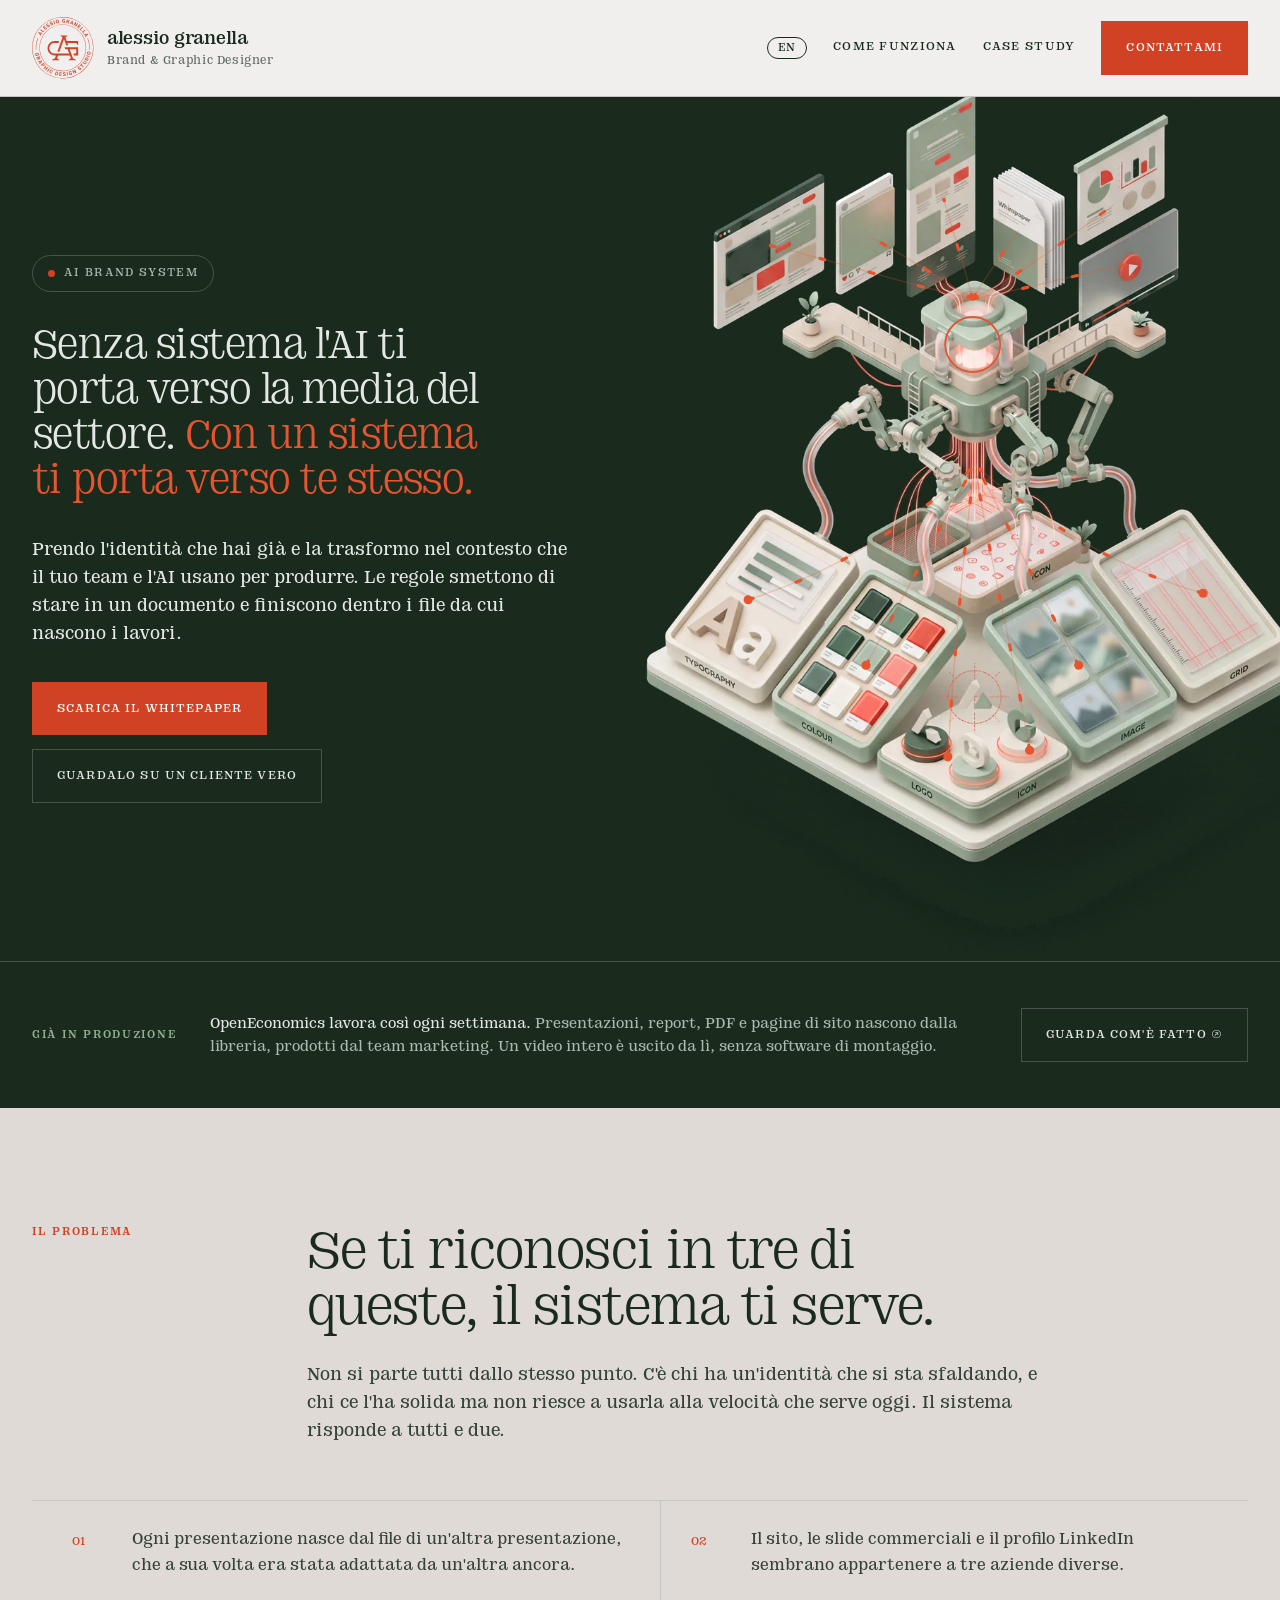
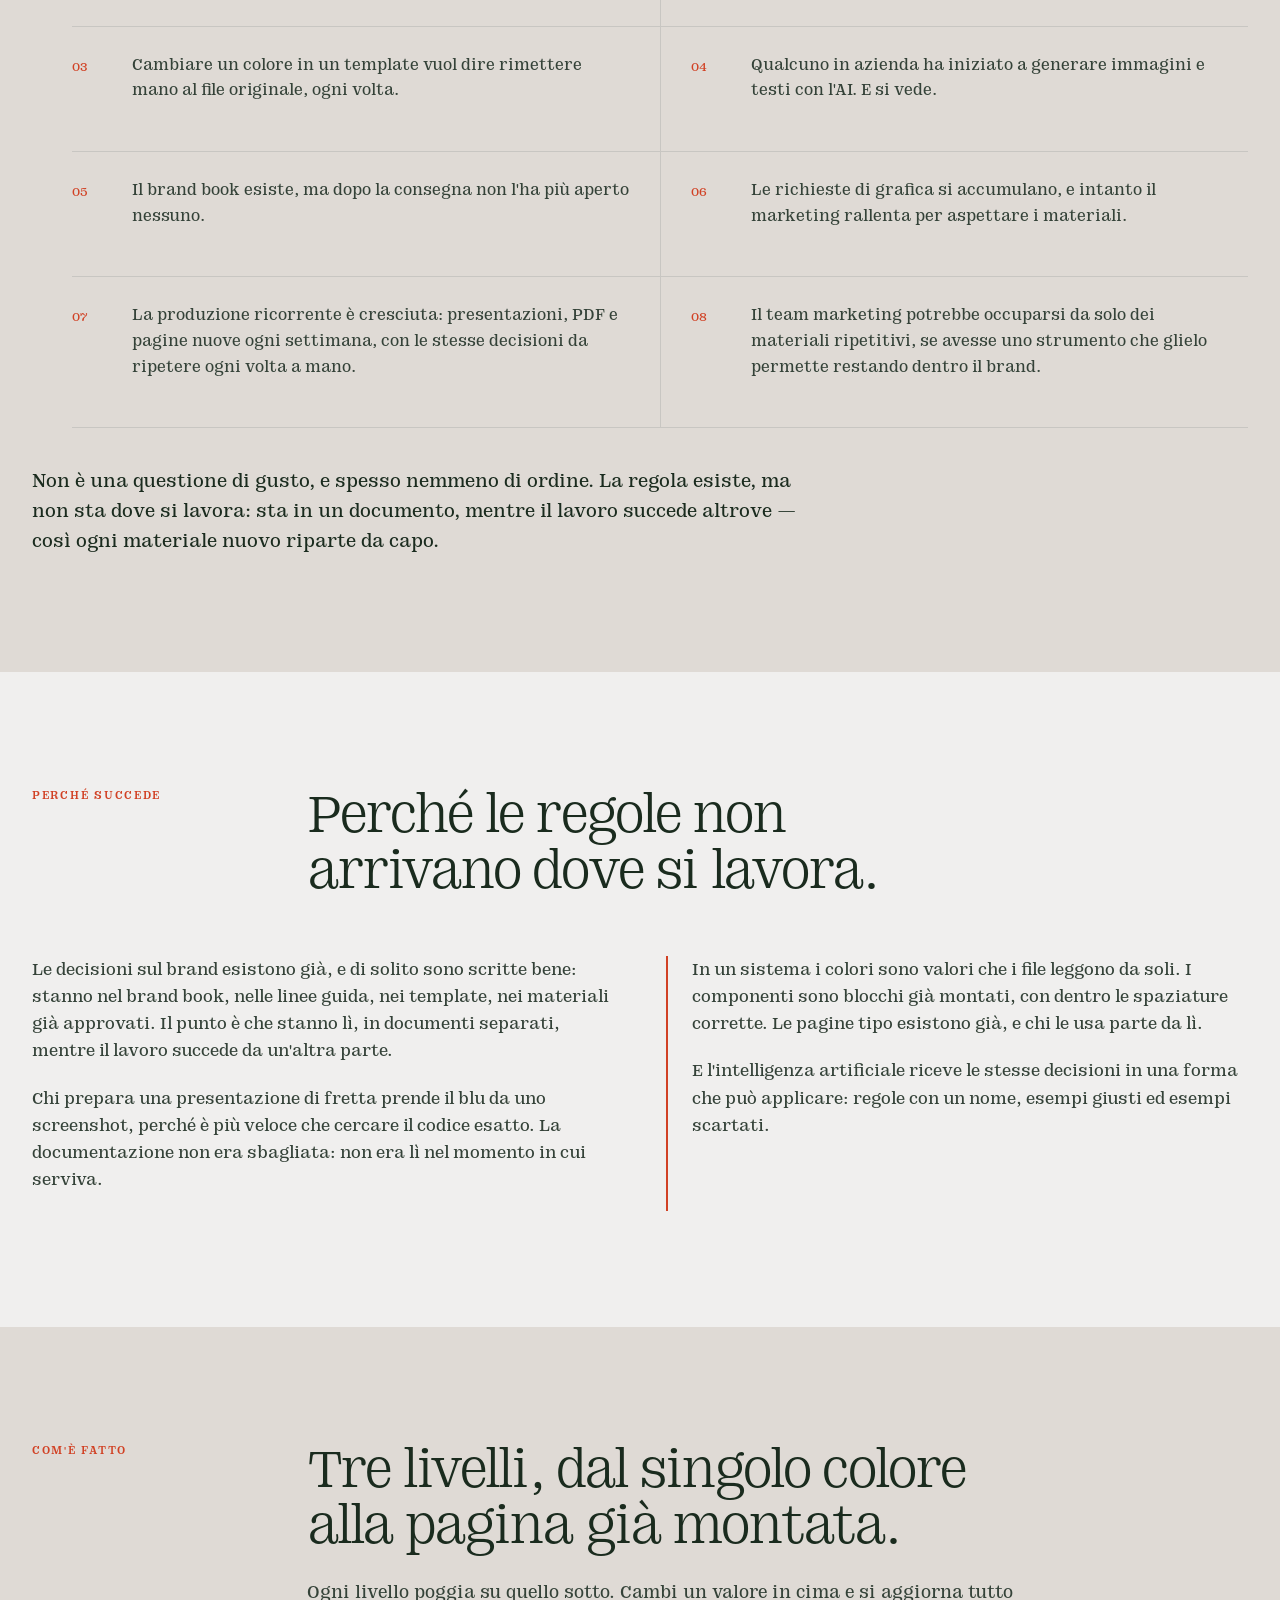
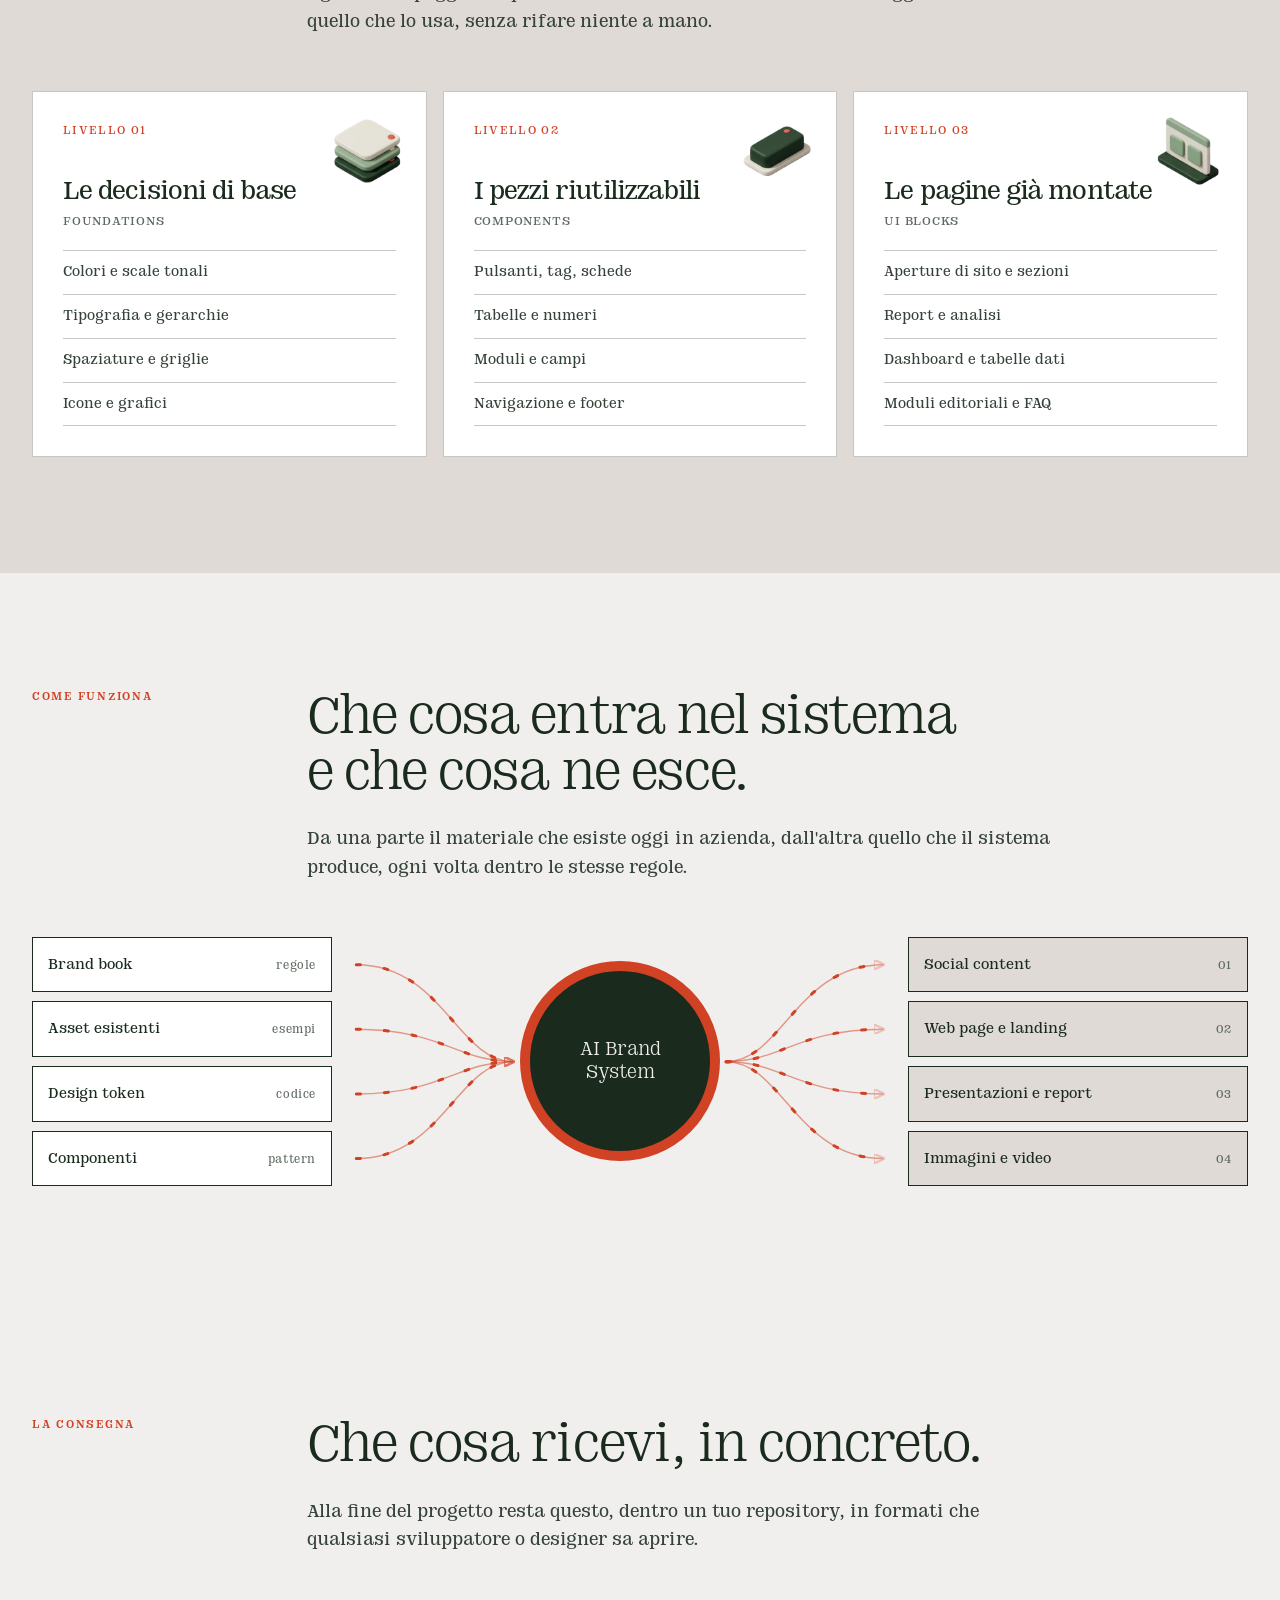
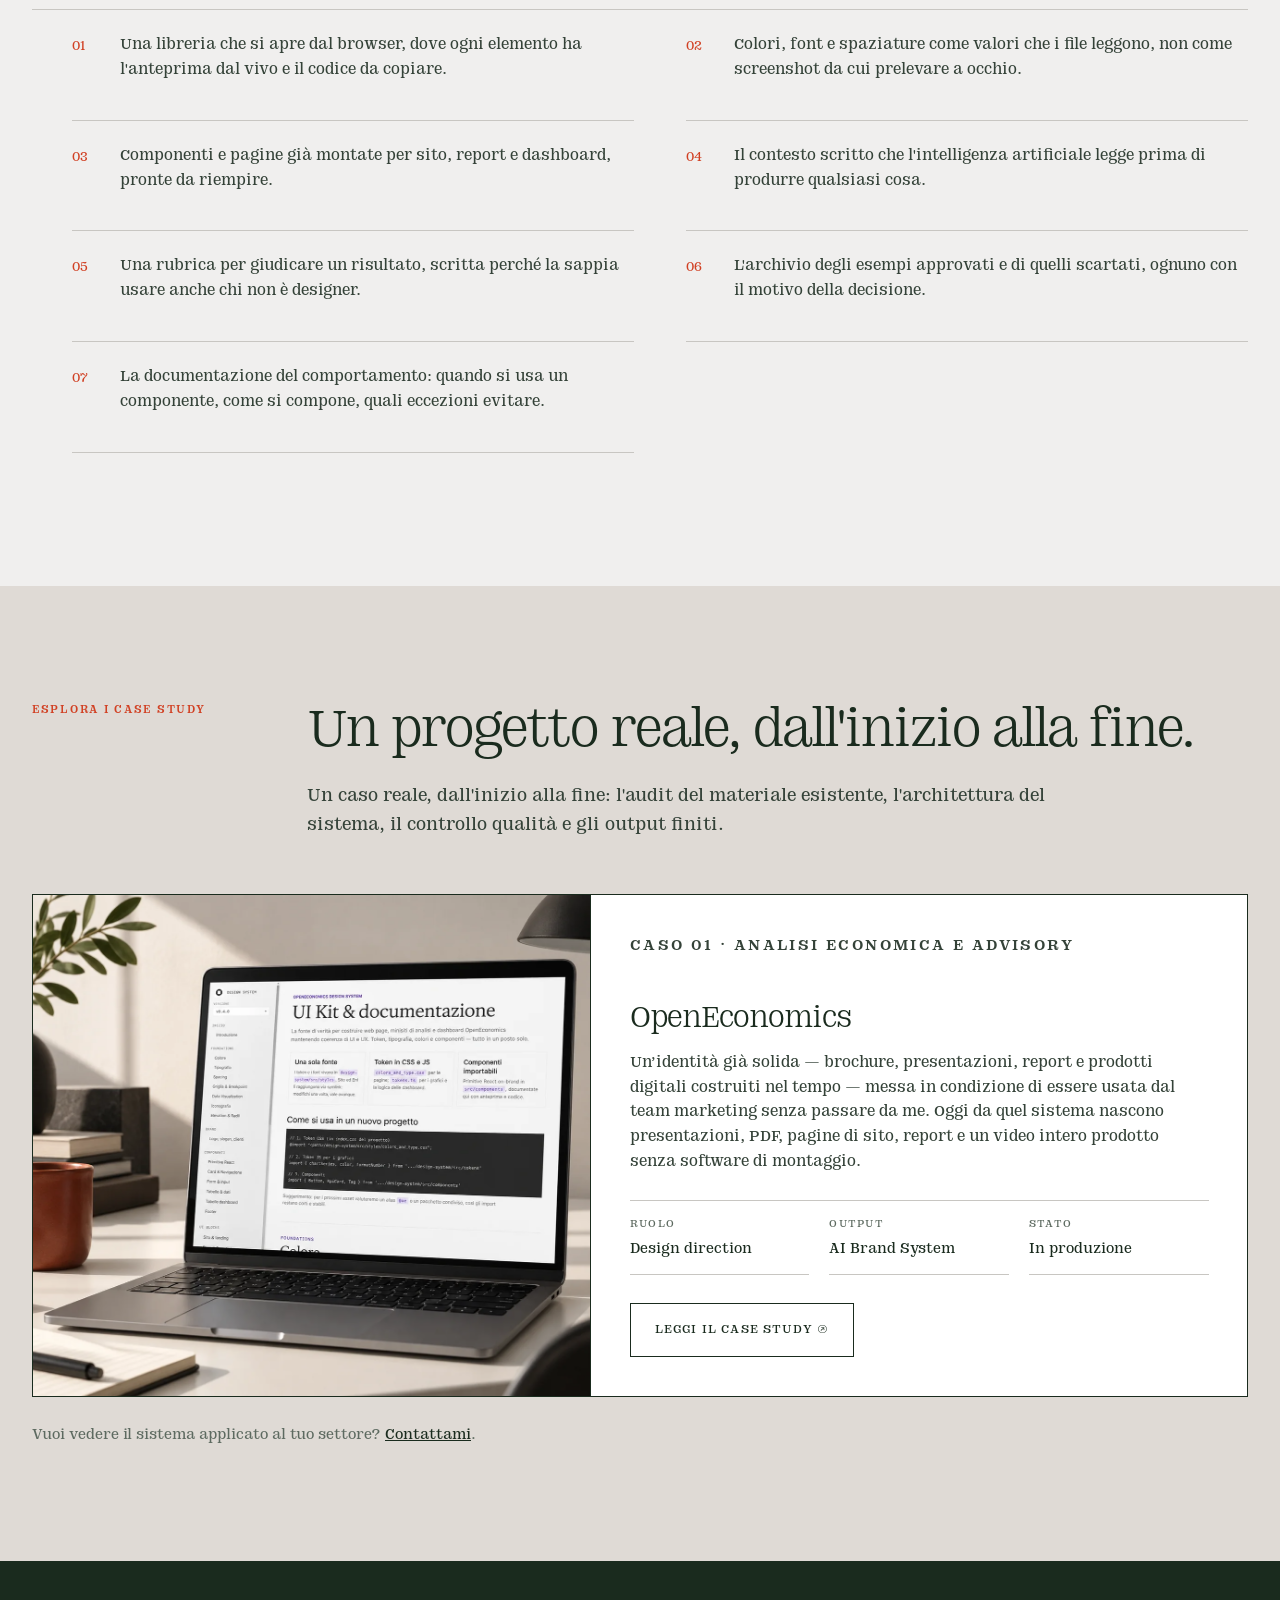
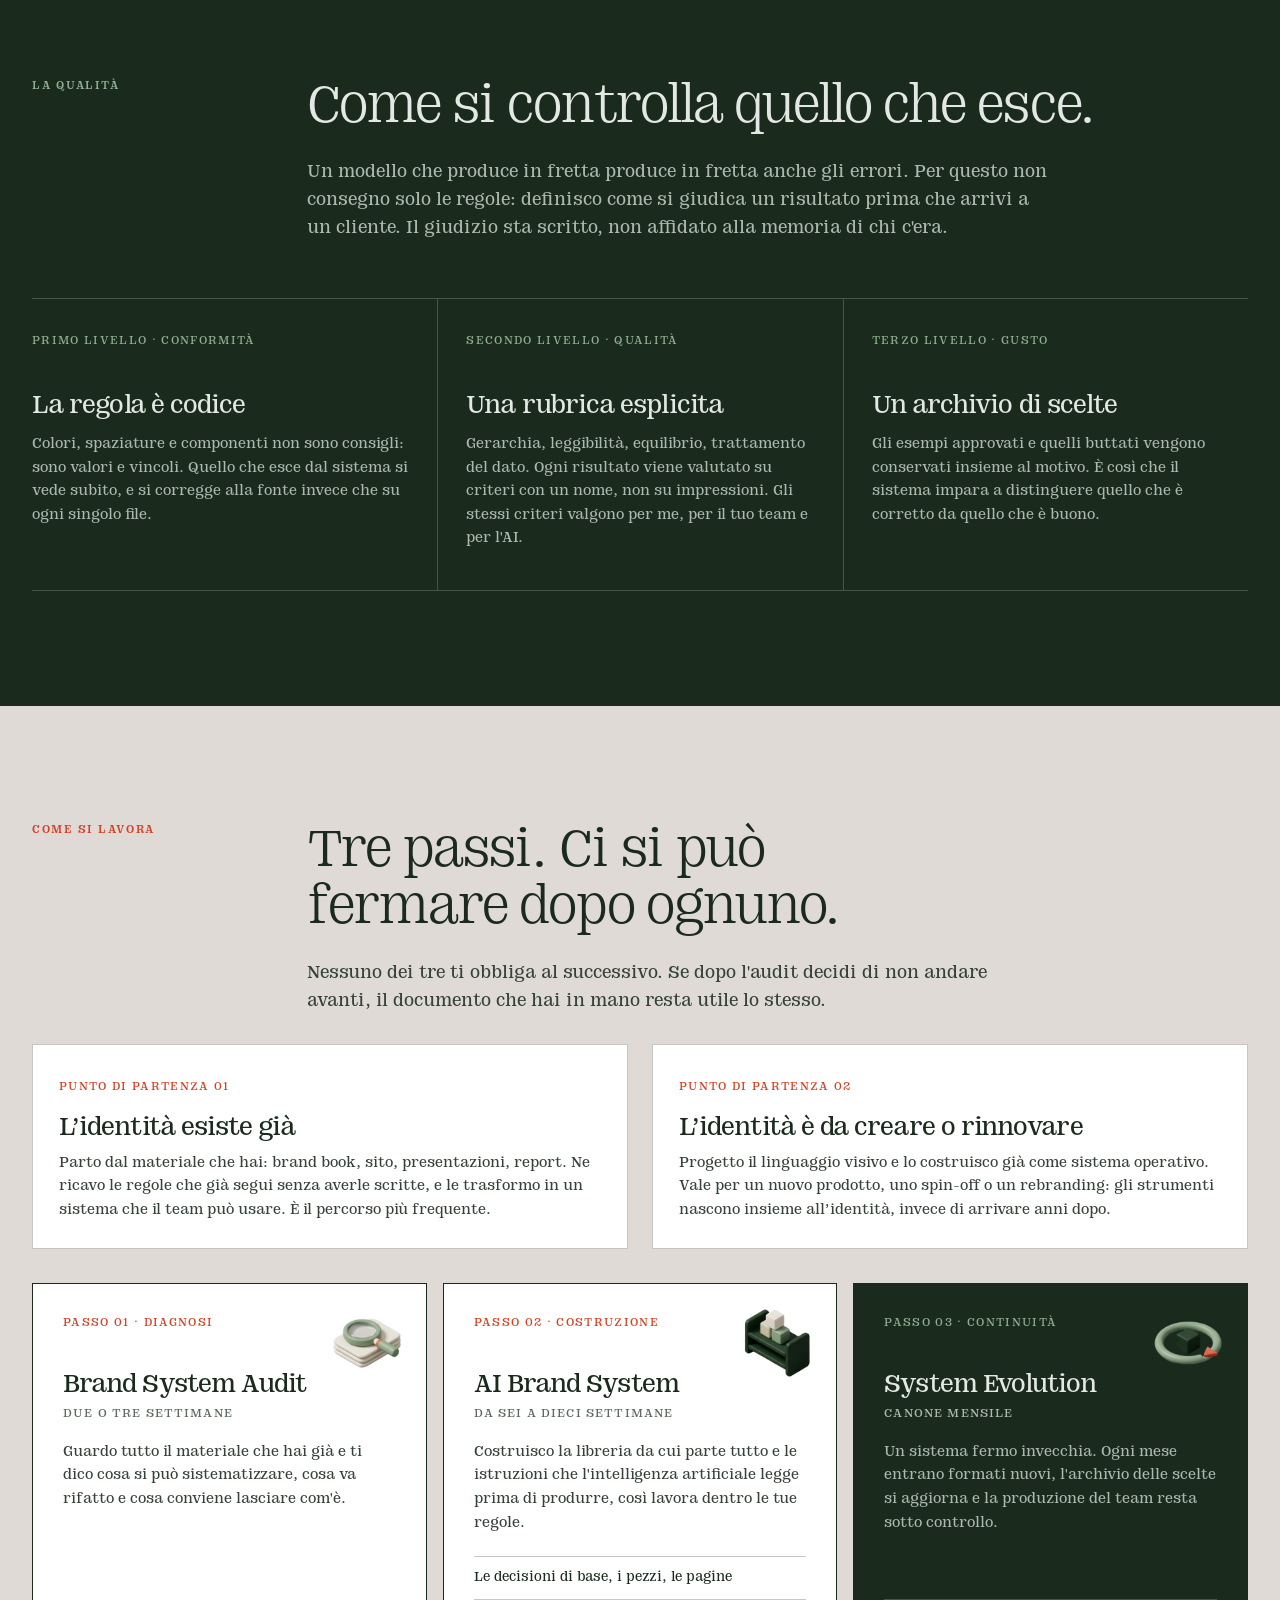
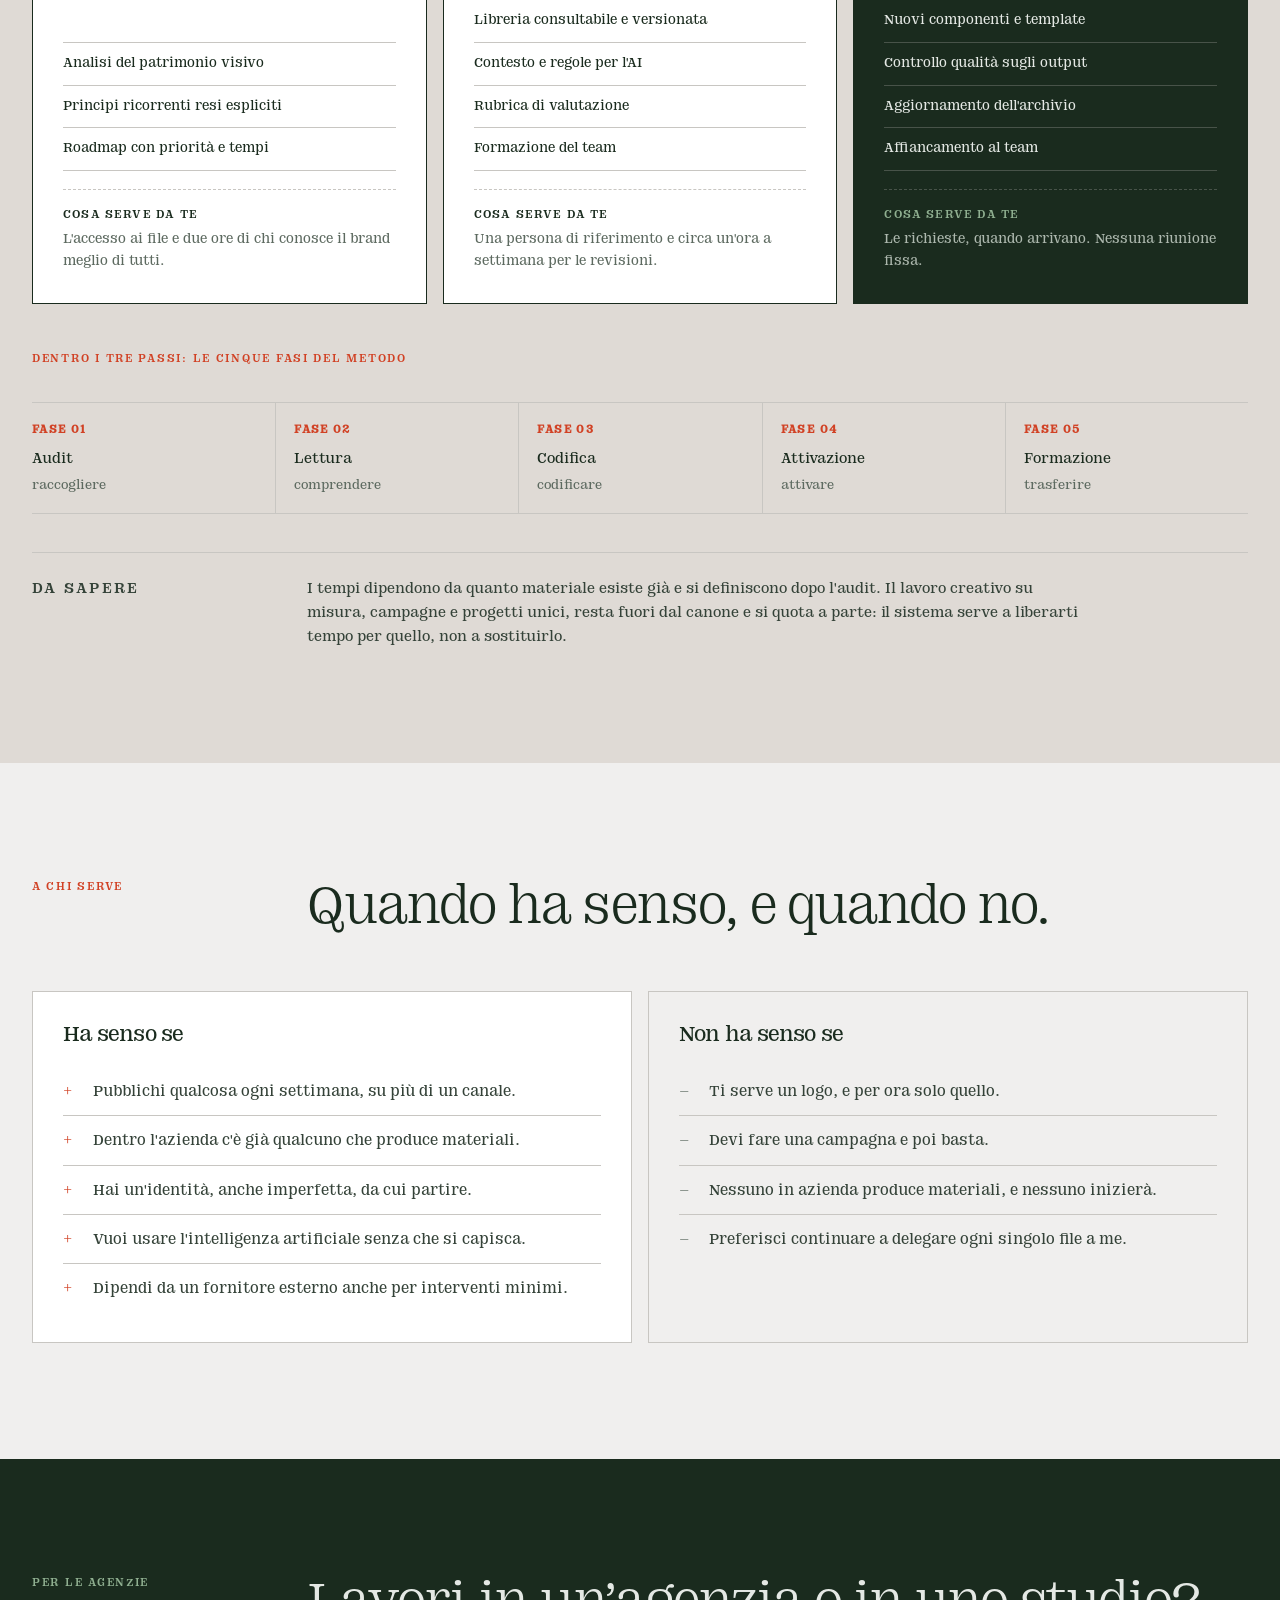
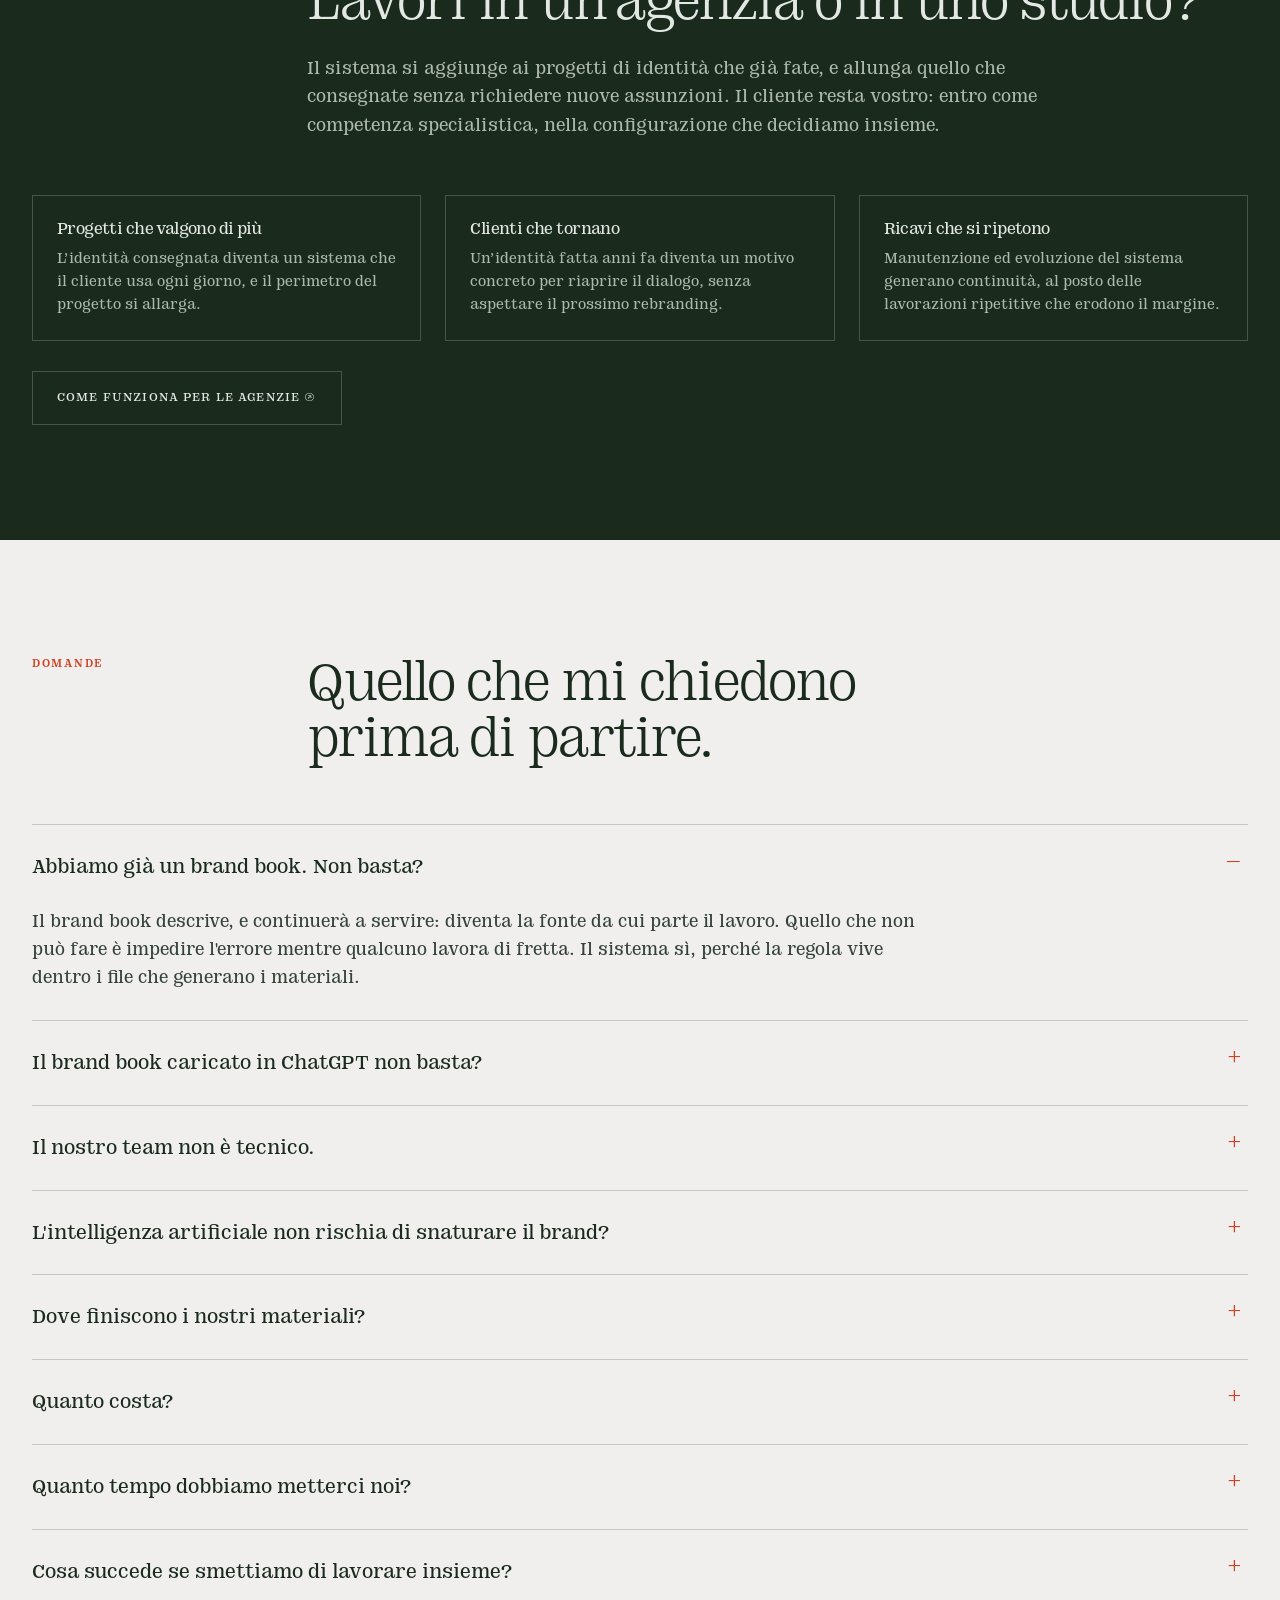
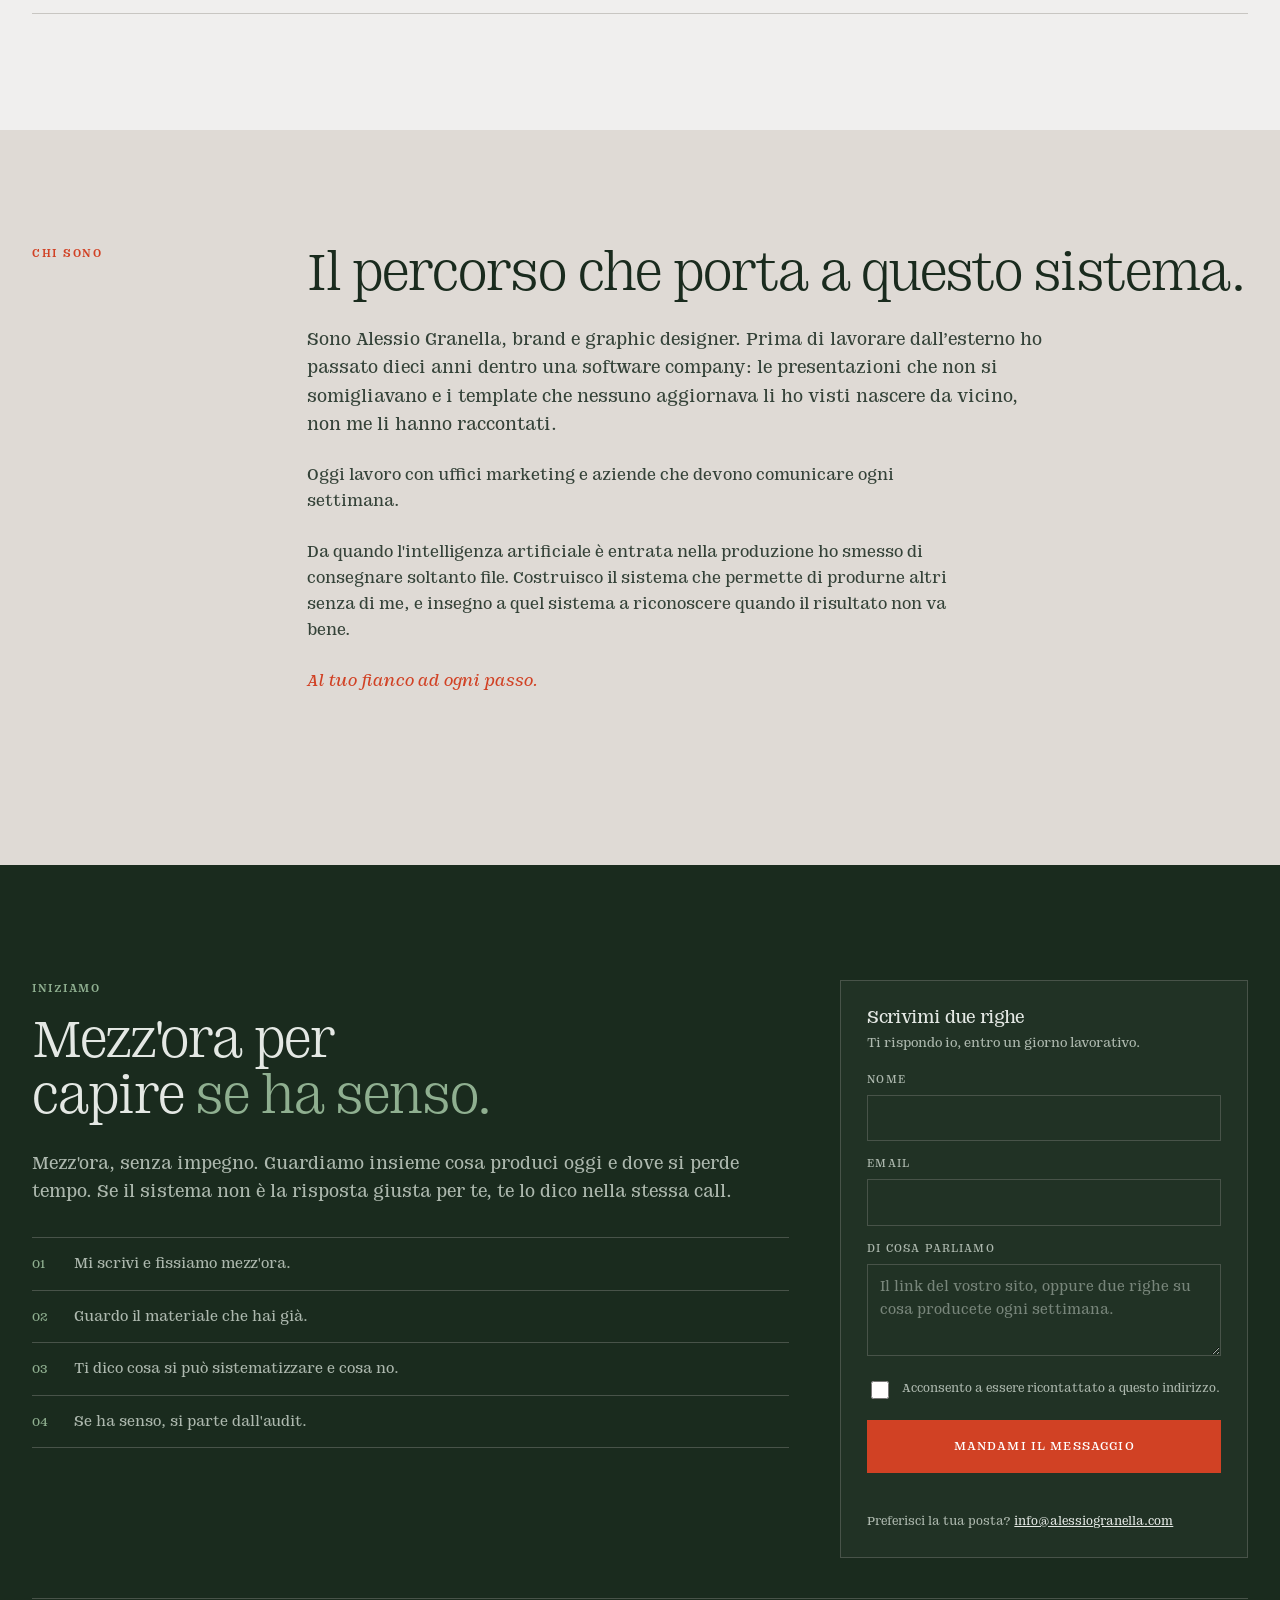
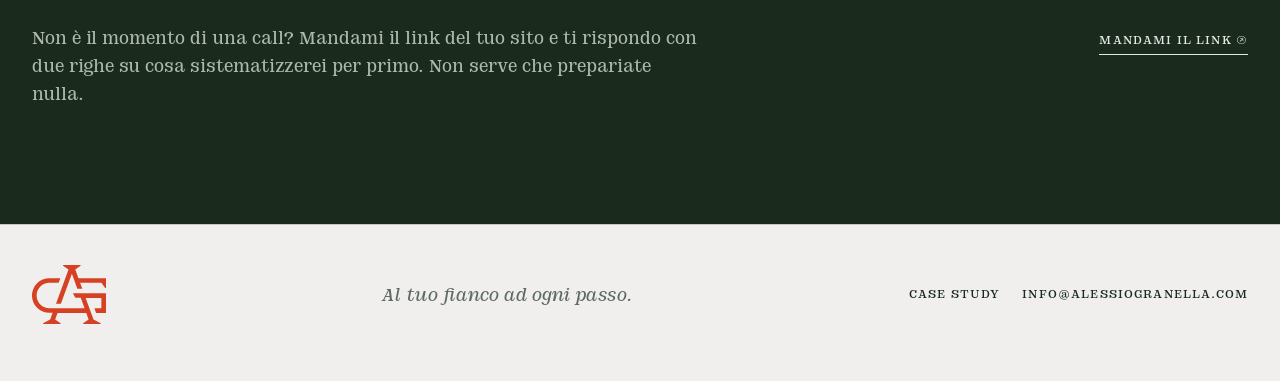
<file: index.html>
<!doctype html>
<html lang="it">
<head>
<meta charset="utf-8">
<meta name="viewport" content="width=device-width,initial-scale=1">
<title>AI Brand System — Il tuo team produce, il brand resta il tuo · Alessio Granella</title>
<meta name="description" content="Trasformo l'identità che hai già in un sistema che il tuo team e l'intelligenza artificiale usano ogni giorno per produrre materiali coerenti. Audit, setup, gestione continuativa.">
<link rel="alternate" hreflang="it" href="https://aibrandsystem.alessiogranella.com/">
<link rel="alternate" hreflang="en" href="https://aibrandsystem.alessiogranella.com/en/">
<link rel="icon" type="image/svg+xml" href="assets/ag-logo-round.svg">
<style>
@font-face{font-family:Augustina;src:url('assets/fonts/AugustinaSlab-Light.otf') format('opentype');font-weight:300;font-style:normal;font-display:swap}
@font-face{font-family:Augustina;src:url('assets/fonts/AugustinaSlab-Regular.otf') format('opentype');font-weight:400;font-style:normal;font-display:swap}
@font-face{font-family:Augustina;src:url('assets/fonts/AugustinaSlab-Medium.otf') format('opentype');font-weight:500;font-style:normal;font-display:swap}
@font-face{font-family:Augustina;src:url('assets/fonts/AugustinaSlab-Italic.otf') format('opentype');font-weight:400;font-style:italic;font-display:swap}

:root{
  --paper:#f0efee; --soft:#dfdad5; --white:#fff;
  --ink:#1a2b1e; --verde:#243728; --rust:#d14124; --muschio:#8faf90;
  --line:#c8c6c2; --line-dark:#485349; --muted:#5d6a60; --body:#344238;
  --on-dark:#e4e8e4; --on-dark-mut:#adb8ae;
  --max:1280px; --gut:32px;
}
*{box-sizing:border-box}
html{scroll-behavior:smooth}
body{margin:0;background:var(--paper);color:var(--ink);font-family:Augustina,Georgia,serif;font-weight:400;font-size:18px;line-height:1.55;-webkit-font-smoothing:antialiased}
img{display:block;max-width:100%}
a{color:inherit}
h1,h2,h3,h4,p,ul{margin-top:0}
h1,h2,h3{font-weight:300;letter-spacing:-.035em;text-wrap:balance}
h1{font-size:clamp(3.1rem,7.4vw,7.4rem);line-height:.92;margin-bottom:0}
h2{font-size:clamp(2.2rem,4.4vw,4.1rem);line-height:1;margin-bottom:0}
h3{font-size:1.65rem;line-height:1.12;font-weight:400}
em{font-style:normal;color:var(--rust)}
.wrap{max-width:var(--max);margin-inline:auto;padding-inline:var(--gut)}
.band{padding-block:clamp(72px,9vw,132px)}
.eyebrow{color:var(--rust);font-size:.72rem;font-weight:500;text-transform:uppercase;letter-spacing:.15em;margin-bottom:0}
.lead{font-size:1.14rem;color:var(--body);max-width:62ch}
.dark{background:var(--ink);color:var(--on-dark)}
.dark .eyebrow{color:var(--muschio)}
.dark em{color:var(--muschio)}
.dark .lead,.dark p{color:var(--on-dark-mut)}
.dark h2,.dark h3{color:var(--on-dark)}

/* intestazioni di sezione: eyebrow a sinistra, titolo a destra */
.head{display:grid;grid-template-columns:.4fr 1.6fr;gap:40px;align-items:start;margin-bottom:56px}
.head-copy p{margin:24px 0 0}

/* nav */
.nav{position:sticky;top:0;z-index:40;background:rgba(240,239,238,.93);backdrop-filter:blur(9px);border-bottom:1px solid var(--line)}
.nav .wrap{display:flex;align-items:center;justify-content:space-between;height:96px;gap:20px}
.brand{display:flex;align-items:center;gap:13px;text-decoration:none}
.brand img{width:62px}
.brand b{display:block;font-weight:500;font-size:1.12rem;letter-spacing:-.015em}
.brand small{display:block;font-size:.76rem;color:var(--muted);letter-spacing:.05em}
.nav-right{display:flex;align-items:center;gap:26px}
.nav-link{font-size:.8rem;text-transform:uppercase;letter-spacing:.1em;text-decoration:none;border-bottom:1px solid transparent;padding-bottom:2px}
.nav-link:hover{border-color:currentColor}

/* bottoni */
.btn{display:inline-block;text-decoration:none;font-size:.8rem;text-transform:uppercase;letter-spacing:.09em;padding:16px 24px;border:1px solid var(--ink);transition:background .18s,color .18s}
.btn-primary{background:var(--rust);border-color:var(--rust);color:#fff}
.btn-primary:hover{background:#b8381f;border-color:#b8381f}
.btn-ghost:hover{background:var(--ink);color:var(--paper)}
.dark .btn-ghost{border-color:var(--line-dark);color:var(--on-dark)}
.dark .btn-ghost:hover{background:var(--paper);color:var(--ink);border-color:var(--paper)}
.actions{display:flex;flex-wrap:wrap;gap:14px;margin-top:34px}
.micro{font-size:.92rem;color:var(--muted);margin:18px 0 0;max-width:52ch}

/* hero */
.hero{position:relative;overflow:hidden;background:var(--ink);color:var(--on-dark);
       min-height:min(96vh,1120px);display:flex;flex-direction:column;justify-content:center;
       padding-block:clamp(44px,5.2vw,80px)}
.hero h1{color:var(--on-dark);font-size:clamp(2.2rem,3.4vw,3.05rem);line-height:1.04}
.hero h1 em{color:#e6552f}
.hero .lead{color:var(--on-dark);max-width:46ch}
.hero .micro{color:var(--on-dark-mut)}
.hero .pill{border-color:var(--line-dark);color:var(--on-dark-mut)}
.hero .actions{flex-direction:column;align-items:flex-start}
.hero .btn{min-width:max-content}
.hero .btn-ghost{border-color:var(--line-dark);color:var(--on-dark)}
.hero .btn-ghost:hover{background:var(--paper);color:var(--ink);border-color:var(--paper)}
.hero>.wrap{width:100%}
.hero-copy{position:relative;z-index:2;max-width:min(50ch,45%)}
.hero-stage{position:absolute;inset:0;max-width:var(--max);margin-inline:auto;
            padding-inline:var(--gut);pointer-events:none;z-index:1}
.hero-art{position:absolute;top:50%;left:48%;transform:translateY(-52.54%);
          width:min(58%,720px);margin:0}
.hero-art img{width:100%;height:auto;display:block}
.hero-flow{position:absolute;inset:0;width:100%;height:100%;overflow:visible;pointer-events:none}
.hero-flow path{fill:none;stroke:#e6552f;vector-effect:non-scaling-stroke}
.hero-flow .base path{stroke-width:1.3;opacity:.26}
.hero-flow .pulse path{stroke-width:3.2;stroke-linecap:round;stroke-dasharray:5 46;
                       animation:heroflow 2.6s linear infinite}
.hero-flow .pulse.in path:nth-child(2){animation-delay:-.18s}
.hero-flow .pulse.in path:nth-child(3){animation-delay:-.36s}
.hero-flow .pulse.in path:nth-child(4){animation-delay:-.54s}
.hero-flow .pulse.in path:nth-child(5){animation-delay:-.72s}
.hero-flow .pulse.in path:nth-child(6){animation-delay:-.9s}
.hero-flow .pulse.out path{animation-delay:-1.3s}
.hero-flow .pulse.out path:nth-child(2){animation-delay:-1.48s}
.hero-flow .pulse.out path:nth-child(3){animation-delay:-1.66s}
.hero-flow .pulse.out path:nth-child(4){animation-delay:-1.84s}
.hero-flow .pulse.out path:nth-child(5){animation-delay:-2.02s}
.hero-flow .pulse.out path:nth-child(6){animation-delay:-2.2s}
.hero-flow .ring{transform-box:fill-box;transform-origin:center}
.hero-flow .ring circle{fill:none;stroke:#e6552f;stroke-width:2.2}
.hero-flow .r1{animation:heroring 2.6s ease-out infinite}
.hero-flow .r2{animation:heroring 2.6s ease-out infinite;animation-delay:-1.3s}
.hero-flow .src{fill:#e6552f;animation:herodot 2.6s ease-in-out infinite}
.hero-flow .src:nth-of-type(2){animation-delay:-.32s}
.hero-flow .src:nth-of-type(3){animation-delay:-.64s}
.hero-flow .src:nth-of-type(4){animation-delay:-.96s}
.hero-flow .src:nth-of-type(5){animation-delay:-1.28s}
.hero-flow .src:nth-of-type(6){animation-delay:-1.6s}
@keyframes heroflow{to{stroke-dashoffset:-102}}
@keyframes heroring{0%{transform:scale(.5);opacity:.8}100%{transform:scale(2.1);opacity:0}}
@keyframes herodot{0%,100%{opacity:.2}50%{opacity:1}}
.pill{display:inline-flex;align-items:center;gap:9px;font-size:.76rem;text-transform:uppercase;letter-spacing:.11em;border:1px solid var(--line);border-radius:100px;padding:8px 15px;margin-bottom:30px;color:var(--muted)}
.dot{width:7px;height:7px;border-radius:50%;background:var(--rust)}
.hero-copy .lead{margin-top:clamp(22px,3vw,32px)}

/* problema */
.prob{display:grid;grid-template-columns:repeat(2,1fr);border-top:1px solid var(--line)}
.prob li{list-style:none;display:grid;grid-template-columns:44px 1fr;gap:16px;padding:26px 30px 30px 0;border-bottom:1px solid var(--line);font-size:1.04rem;color:var(--body)}
.prob li:nth-child(even){border-left:1px solid var(--line);padding-left:30px}
.prob span{color:var(--rust);font-size:.8rem;padding-top:5px}
.prob-close{margin:38px 0 0;font-size:1.22rem;max-width:66ch;color:var(--ink)}

/* diagnosi */
.diag{display:grid;grid-template-columns:1fr 1fr;gap:clamp(30px,4vw,64px)}
.diag p{font-size:1.1rem;color:var(--body)}
.diag p+p{margin-top:20px}
.diag .now{border-left:2px solid var(--rust);padding-left:24px}

/* livelli */
.levels{display:grid;grid-template-columns:repeat(3,1fr);gap:16px}
.level{border:1px solid var(--line);background:var(--white);padding:30px;display:flex;flex-direction:column}
.level small{color:var(--rust);font-size:.76rem;text-transform:uppercase;letter-spacing:.11em}
.level h3{margin:36px 0 6px}
.level .en{font-size:.8rem;color:var(--muted);letter-spacing:.06em;text-transform:uppercase;margin:0 0 18px}
.level ul{list-style:none;padding:0;margin:auto 0 0;border-top:1px solid var(--line)}
.level li{padding:10px 0;border-bottom:1px solid var(--line);font-size:.92rem;color:var(--body)}

/* consegna */
.deliver{display:grid;grid-template-columns:repeat(2,1fr);gap:0 clamp(30px,4vw,60px);border-top:1px solid var(--line)}
.deliver li{list-style:none;display:grid;grid-template-columns:34px 1fr;gap:14px;padding:22px 0;border-bottom:1px solid var(--line);color:var(--body);font-size:1rem}
.deliver b{color:var(--rust);font-weight:400;font-size:.82rem;padding-top:4px}


/* motore */
.map{display:grid;grid-template-columns:minmax(210px,300px) 200px minmax(240px,340px);justify-content:space-between;align-items:center;gap:clamp(28px,5vw,70px);position:relative}
.stack{display:grid;gap:9px;position:relative;z-index:2}
.map-card{display:flex;justify-content:space-between;align-items:baseline;gap:12px;border:1px solid var(--ink);padding:15px;background:var(--white);font-size:.95rem}
.map-card small{color:var(--muted);font-size:.74rem;letter-spacing:.05em}
.engine{width:200px;aspect-ratio:1;border-radius:50%;display:grid;place-items:center;text-align:center;background:var(--ink);color:var(--paper);border:10px solid var(--rust);font-size:1.25rem;line-height:1.16;font-weight:300;position:relative;z-index:3}
.engine:before,.engine:after{content:'';position:absolute;inset:-22px;border:1px solid var(--rust);border-radius:50%;opacity:0;animation:ripple 3.2s ease-out infinite}
.engine:after{animation-delay:1.6s}
.outputs .map-card{background:var(--soft)}
.flow{position:absolute;inset:0;width:100%;height:100%;z-index:1;overflow:visible;pointer-events:none}
.flow path{fill:none;stroke:var(--rust);stroke-width:1.5;vector-effect:non-scaling-stroke;opacity:.5}
.flow .base path{marker-end:url(#arrow)}
.flow .pulse path{stroke-width:3;stroke-linecap:round;stroke-dasharray:4 24;opacity:1;animation:flowmove 2.3s linear infinite}
.flow .pulse path:nth-child(2),.flow .pulse path:nth-child(6){animation-delay:-.55s}
.flow .pulse path:nth-child(3),.flow .pulse path:nth-child(7){animation-delay:-1.1s}
.flow .pulse path:nth-child(4),.flow .pulse path:nth-child(8){animation-delay:-1.65s}
@keyframes ripple{0%{transform:scale(.88);opacity:.6}100%{transform:scale(1.26);opacity:0}}
@keyframes flowmove{to{stroke-dashoffset:-56}}

/* case study */
.cases{display:grid;gap:18px}
.case{display:grid;grid-template-columns:.92fr 1.08fr;border:1px solid var(--ink);background:var(--white)}
.case-media{background:var(--paper);border-right:1px solid var(--ink);overflow:hidden;min-height:360px}
.case-media img{width:100%;height:100%;object-fit:cover;object-position:center 42%}
.case-body{padding:clamp(26px,3vw,44px);display:flex;flex-direction:column}
.case-body h3{font-size:clamp(1.7rem,2.5vw,2.5rem);font-weight:300;letter-spacing:-.03em;margin:16px 0 14px}
.case-body p{color:var(--body);margin:0 0 26px;font-size:1rem}
.case-meta{display:grid;grid-template-columns:repeat(3,1fr);gap:0 20px;border-top:1px solid var(--line);margin:0 0 28px}
.case-meta div{padding:14px 0;border-bottom:1px solid var(--line)}
.case-meta dt{font-size:.7rem;text-transform:uppercase;letter-spacing:.11em;color:var(--muted);margin-bottom:5px}
.case-meta dd{margin:0;font-size:.94rem}
.case-body .btn{align-self:flex-start;margin-top:auto}
.cases-note{margin:26px 0 0;font-size:.95rem;color:var(--muted)}
.cases-note a{color:var(--ink)}

/* controllo */
.ctrl{display:grid;grid-template-columns:repeat(3,1fr);border-top:1px solid var(--line-dark)}
.ctrl article{padding:26px 28px 40px 0;border-bottom:1px solid var(--line-dark)}
.ctrl article+article{border-left:1px solid var(--line-dark);padding-left:28px}
.ctrl small{color:var(--muschio);font-size:.76rem;text-transform:uppercase;letter-spacing:.11em}
.ctrl h3{margin:38px 0 12px}
.ctrl p{margin:0;font-size:.95rem}

/* fasi */
.phases{display:grid;grid-template-columns:repeat(3,1fr);gap:16px}
.phase{border:1px solid var(--ink);background:var(--white);padding:30px;display:flex;flex-direction:column}
.phase.key{background:var(--ink);color:var(--on-dark);border-color:var(--ink)}
.phase small{color:var(--rust);font-size:.76rem;text-transform:uppercase;letter-spacing:.11em}
.phase.key small{color:var(--muschio)}
.phase h3{margin:38px 0 4px}
.phase .when{font-size:.8rem;text-transform:uppercase;letter-spacing:.09em;color:var(--muted);margin-bottom:16px}
.phase.key .when{color:var(--on-dark-mut)}
.phase p{font-size:.95rem;color:var(--body);margin:0 0 22px}
.phase.key p{color:var(--on-dark-mut)}
.phase ul{list-style:none;padding:0;margin:auto 0 0;border-top:1px solid var(--line)}
.phase li{padding:10px 0;border-bottom:1px solid var(--line);font-size:.88rem}
.phase.key ul,.phase.key li{border-color:var(--line-dark)}
.phase .need{margin:18px 0 0;padding-top:16px;border-top:1px dashed var(--line);font-size:.88rem;color:var(--muted)}
.phase.key .need{border-color:var(--line-dark);color:var(--on-dark-mut)}
.phase .need b{display:block;font-weight:500;color:var(--ink);font-size:.74rem;text-transform:uppercase;letter-spacing:.1em;margin-bottom:5px}
.phase.key .need b{color:var(--muschio)}
.phases-note{display:grid;grid-template-columns:.4fr 1.6fr;gap:40px;margin-top:38px;border-top:1px solid var(--line);padding-top:24px}
.phases-note p{margin:0;font-size:.95rem;color:var(--body);max-width:78ch}

/* fit */
.fit{display:grid;grid-template-columns:1fr 1fr;gap:16px}
.fit-col{border:1px solid var(--line);padding:30px;background:var(--white)}
.fit-col.no{background:transparent}
.fit-col h3{font-size:1.4rem;margin-bottom:20px}
.fit-col ul{list-style:none;padding:0;margin:0}
.fit-col li{padding:12px 0 12px 30px;border-bottom:1px solid var(--line);position:relative;font-size:.98rem;color:var(--body)}
.fit-col li:last-child{border-bottom:0}
.fit-col li:before{position:absolute;left:0;top:12px;font-size:.95rem}
.fit-col.yes li:before{content:'+';color:var(--rust)}
.fit-col.no li:before{content:'–';color:var(--muted)}

/* faq */
.faq{border-top:1px solid var(--line)}
.faq details{border-bottom:1px solid var(--line)}
.faq summary{cursor:pointer;list-style:none;padding:26px 40px 26px 0;font-size:1.28rem;position:relative}
.faq summary::-webkit-details-marker{display:none}
.faq summary:after{content:'+';position:absolute;right:6px;top:24px;color:var(--rust);font-size:1.5rem;line-height:1}
.faq details[open] summary:after{content:'–'}
.faq p{margin:0 0 28px;max-width:74ch;color:var(--body)}

/* chi sono */
.about-p{font-size:1.06rem;color:var(--body);margin:18px 0 0;max-width:62ch}
.sign{margin:28px 0 0;font-style:italic;font-size:1.05rem;color:var(--rust)}

/* cta */
.cta-grid{display:grid;grid-template-columns:1.3fr .7fr;gap:clamp(30px,4vw,64px);align-items:end}
.cta-steps{list-style:none;padding:0;margin:0;border-top:1px solid var(--line-dark)}
.cta-steps li{padding:14px 0;border-bottom:1px solid var(--line-dark);font-size:.95rem;color:var(--on-dark-mut);display:grid;grid-template-columns:30px 1fr;gap:12px}
.cta-steps b{color:var(--muschio);font-weight:400;font-size:.8rem;padding-top:3px}
.alt{margin-top:40px;border-top:1px solid var(--line-dark);padding-top:26px;display:flex;flex-wrap:wrap;gap:16px 34px;align-items:baseline;justify-content:space-between}
.alt p{margin:0;max-width:56ch}
.alt a{white-space:nowrap;font-size:.8rem;text-transform:uppercase;letter-spacing:.09em;text-decoration:none;border-bottom:1px solid;padding-bottom:3px;color:var(--on-dark)}

/* footer */
.foot{padding-block:40px 54px;border-top:1px solid var(--line)}
.foot .wrap{display:flex;flex-wrap:wrap;gap:24px 40px;justify-content:space-between;align-items:center}
.foot img{width:74px}
.foot .payoff{font-style:italic;color:var(--muted)}
.foot nav{display:flex;flex-wrap:wrap;gap:22px;font-size:.8rem;text-transform:uppercase;letter-spacing:.09em}
.foot a{text-decoration:none;border-bottom:1px solid transparent;padding-bottom:2px}
.foot a:hover{border-color:currentColor}

.reveal{opacity:0;transform:translateY(18px);transition:opacity .6s ease,transform .6s ease}
.reveal.on{opacity:1;transform:none}

@media(max-width:940px){
  :root{--gut:22px}
  .head,.phases-note{grid-template-columns:1fr;gap:18px;margin-bottom:38px}
  .diag,.cta-grid{grid-template-columns:1fr}
  .hero{min-height:0;display:flex;flex-direction:column;padding-block:26px 40px}
  .hero-stage{order:2}
  .hero>.wrap{order:1}
  .hero-copy{max-width:none}
  .hero-stage{position:static;max-width:none;padding-inline:0}
  .hero-art{position:static;transform:none;height:auto;width:100%;max-width:560px;margin:38px auto 0}
  .hero-art img{width:100%;height:auto}
  .levels,.phases,.fit{grid-template-columns:1fr}
  .map{grid-template-columns:1fr;gap:26px}
  .flow{display:none}
  .engine{margin-inline:auto}
  .prob{grid-template-columns:1fr}
  .prob li:nth-child(even){border-left:0;padding-left:0}
  .prob li{padding-right:0}
  .ctrl{grid-template-columns:1fr}
  .ctrl article{padding-right:0;padding-bottom:30px}
  .ctrl article+article{border-left:0;padding-left:0}
  .case{grid-template-columns:1fr}
  .case-media{border-right:0;border-bottom:1px solid var(--ink);min-height:0;aspect-ratio:16/10}
  .case-meta{grid-template-columns:1fr}
  .deliver{grid-template-columns:1fr}
  .nav-link{display:none}
  .hero-flow{display:none}
  .brand small{display:none}
  .brand b{font-size:1rem;white-space:nowrap}
  .nav-right .btn{white-space:nowrap;padding:13px 16px;font-size:.72rem}
  .hero-art{margin-top:6px}
  .nav .wrap{height:76px}
  .brand img{width:50px}
}
@media(max-width:520px){
  .brand span{display:none}
  
  body{font-size:17px}
  .btn{display:block;text-align:center}
  .actions{flex-direction:column;align-items:stretch}
}
@media(prefers-reduced-motion:reduce){.reveal{opacity:1;transform:none;transition:none}.engine:before,.engine:after,.flow .pulse path,.hero-flow path,.hero-flow .ring,.hero-flow .src{animation:none}}

/* ── modulo di contatto in fondo alla pagina ─────────────────────────────
   Serve perché il solo mailto: lascia fuori chi non ha un client di posta
   configurato: il link non apre nulla e il contatto si perde in silenzio. */
#contatto{scroll-margin-top:96px}
.cta-grid{align-items:start}
.cta-form{border:1px solid var(--line-dark);padding:26px;background:rgba(255,255,255,.03)}
.cta-form h3{margin:0 0 4px;font-size:1.15rem;font-weight:400;color:var(--on-dark)}
.cta-form .sub{margin:0 0 18px;font-size:.85rem;color:var(--on-dark-mut)}
.cta-form .campo{margin-bottom:14px}
.cta-form label{display:block;font-size:.72rem;text-transform:uppercase;letter-spacing:.1em;color:var(--on-dark-mut);margin-bottom:6px}
.cta-form input,.cta-form textarea{width:100%;font:inherit;font-size:.92rem;color:var(--on-dark);
  background:transparent;border:1px solid var(--line-dark);padding:11px 12px;border-radius:0}
.cta-form textarea{min-height:92px;resize:vertical}
.cta-form input::placeholder,.cta-form textarea::placeholder{color:var(--on-dark-mut);opacity:.62}
.cta-form input:focus,.cta-form textarea:focus{outline:none;border-color:var(--muschio)}
.cta-form .consenso{display:flex;gap:10px;align-items:flex-start;font-size:.78rem;color:var(--on-dark-mut);
  margin:2px 0 18px;text-transform:none;letter-spacing:0;line-height:1.45}
.cta-form .consenso input{width:18px;height:18px;flex:0 0 18px;margin-top:2px;accent-color:var(--rust)}
.cta-form button{width:100%;cursor:pointer;font-family:inherit}
.cta-form button[disabled]{opacity:.6;cursor:default}
.cta-form .err{margin:12px 0 0;font-size:.8rem;color:#f0a58f;min-height:1em}
.cta-form .err a{color:#f0a58f}
.cta-form .hint{margin:14px 0 0;font-size:.78rem;color:var(--on-dark-mut)}
.cta-form .hint a{color:var(--on-dark)}
.cta-form .ok{display:none}
.cta-form.done form{display:none}
.cta-form.done .ok{display:block}
.cta-form .ok p{margin:8px 0 0;font-size:.9rem;color:var(--on-dark-mut)}

/* icone 3D nelle schede: usano lo spazio gia libero in alto a destra */
.level,.phase{position:relative}
.ico{position:absolute;top:22px;right:22px;width:74px;height:74px;display:block}
/* l'etichetta non deve arrivare sotto l'icona quando le colonne si stringono */
.level small,.phase small{display:block;padding-right:88px}
@media(max-width:720px){.ico{width:52px;height:52px;top:20px;right:20px}
  .level small,.phase small{padding-right:66px}}

/* due punti di partenza: identita esistente oppure da creare */
.porte{display:grid;grid-template-columns:1fr 1fr;gap:24px;margin-top:36px}
/* nella sezione del percorso i blocchi erano incollati fra loro
   e staccati dal testo: qui il ritmo verticale viene riequilibrato */
#come .head{margin-bottom:30px}
#come .porte{margin-top:0;margin-bottom:34px}
.porte article{border:1px solid var(--line);background:var(--white);padding:26px}
.porte small{color:var(--rust);font-size:.76rem;text-transform:uppercase;letter-spacing:.11em}
.porte h3{margin:14px 0 8px}
.porte p{font-size:.95rem;color:var(--body);margin:0}
@media(max-width:720px){.porte{grid-template-columns:1fr}}

/* le cinque fasi del metodo, in riga sotto lo schema del motore */
.fasi5{display:grid;grid-template-columns:repeat(5,1fr);gap:0;margin-top:34px;border-top:1px solid var(--line)}
.fasi5 div{padding:18px 18px 18px 0;border-bottom:1px solid var(--line)}
.fasi5 div+div{border-left:1px solid var(--line);padding-left:18px}
.fasi5 b{display:block;color:var(--rust);font-size:.72rem;text-transform:uppercase;letter-spacing:.12em;margin-bottom:8px}
.fasi5 span{display:block;font-size:.95rem;color:var(--ink)}
.fasi5 em{display:block;font-style:normal;font-size:.85rem;color:var(--muted);margin-top:4px}
@media(max-width:1000px){.fasi5{grid-template-columns:repeat(2,1fr)}
  .fasi5 div+div{border-left:0;padding-left:0}}
@media(max-width:620px){.fasi5{grid-template-columns:1fr}}

/* fascia per il secondo pubblico: agenzie e studi creativi */
.agenzie{display:grid;grid-template-columns:repeat(3,1fr);gap:24px;margin-top:34px}
.agenzie article{border:1px solid var(--line-dark);padding:24px}
.agenzie h3{margin:0 0 8px;font-size:1.05rem;color:var(--on-dark)}
.agenzie p{margin:0;font-size:.93rem;color:var(--on-dark-mut)}
.ag-cta{margin-top:30px}
@media(max-width:820px){.agenzie{grid-template-columns:1fr}}

/* fascia di prova sotto la hero */
.prova{padding-block:clamp(30px,4vw,46px);background:var(--ink);border-top:1px solid var(--line-dark)}
.prova-in{display:grid;grid-template-columns:auto minmax(0,1fr) auto;gap:14px 34px;align-items:center}
.prova-in .eyebrow{color:var(--muschio);white-space:nowrap}
.prova-txt{margin:0;color:var(--on-dark-mut);font-size:clamp(.95rem,1.15vw,1.06rem);line-height:1.5}
.prova-txt b{color:var(--on-dark);font-weight:400}
.prova-in .btn{white-space:nowrap}

@media(max-width:860px){
  .prova-in{grid-template-columns:1fr;gap:12px}
  .prova-in .btn{justify-self:start}
}
.nav-right a.nav-lang{display:inline-block;font-size:.75rem;letter-spacing:.1em;text-decoration:none;border:1px solid currentColor;border-radius:99px;padding:4px 10px;line-height:1}
.nav-right a.nav-lang:hover{border-color:var(--rust);color:var(--rust)}
</style>
</head>
<body>

<nav class="nav">
  <div class="wrap">
    <a class="brand" href="https://alessiogranella.com/">
      <img src="assets/ag-logo-round.svg" alt="">
      <span><b>alessio granella</b><small>Brand &amp; Graphic Designer</small></span>
    </a>
    <div class="nav-right">
      <a class="nav-lang" href="en/" hreflang="en" lang="en" aria-label="English version">EN</a>
      <a class="nav-link" href="#come">Come funziona</a>
      <a class="nav-link" href="#casestudy">Case study</a>
      <a class="btn btn-primary" href="#contatto">Contattami</a>
    </div>
  </div>
</nav>

<header class="hero">
  <div class="hero-stage">
    <figure class="hero-art">
      <img src="assets/hero-isometric.webp" alt="Il sistema in tre livelli: i contenitori del brandbook in basso, l'orchestratore al centro, gli asset prodotti in alto">
      <svg class="hero-flow" viewBox="0 0 1100 2002" preserveAspectRatio="none" aria-hidden="true">
          <g transform="translate(0,300)">
          <g class="base in">
            <path d="M205 860 C330 820 430 760 546 660"/>
            <path d="M385 960 C430 880 490 760 548 660"/>
            <path d="M510 1100 C520 940 535 780 550 662"/>
            <path d="M635 1090 C610 940 570 780 553 662"/>
            <path d="M710 960 C665 880 610 760 556 660"/>
            <path d="M900 850 C790 820 680 760 558 660"/>
          </g>
          <g class="base out">
            <path d="M548 400 C470 385 330 340 236 318"/>
            <path d="M548 400 C500 370 430 325 390 305"/>
            <path d="M548 400 C535 350 515 290 504 248"/>
            <path d="M548 400 C575 355 605 315 618 296"/>
            <path d="M548 400 C620 365 710 295 764 256"/>
            <path d="M548 400 C630 385 720 360 782 348"/>
          </g>
          <g class="pulse in">
            <path d="M205 860 C330 820 430 760 546 660"/>
            <path d="M385 960 C430 880 490 760 548 660"/>
            <path d="M510 1100 C520 940 535 780 550 662"/>
            <path d="M635 1090 C610 940 570 780 553 662"/>
            <path d="M710 960 C665 880 610 760 556 660"/>
            <path d="M900 850 C790 820 680 760 558 660"/>
          </g>
          <g class="pulse out">
            <path d="M548 400 C470 385 330 340 236 318"/>
            <path d="M548 400 C500 370 430 325 390 305"/>
            <path d="M548 400 C535 350 515 290 504 248"/>
            <path d="M548 400 C575 355 605 315 618 296"/>
            <path d="M548 400 C620 365 710 295 764 256"/>
            <path d="M548 400 C630 385 720 360 782 348"/>
          </g>
          <circle class="src" cx="205" cy="860" r="7"/>
          <circle class="src" cx="385" cy="960" r="7"/>
          <circle class="src" cx="510" cy="1100" r="7"/>
          <circle class="src" cx="635" cy="1090" r="7"/>
          <circle class="src" cx="710" cy="960" r="7"/>
          <circle class="src" cx="900" cy="850" r="7"/>
          <g class="ring r1"><circle cx="548" cy="470" r="42"/></g>
          <g class="ring r2"><circle cx="548" cy="470" r="42"/></g>
        </g>
        </svg>
    </figure>
  </div>
  <div class="wrap">
    <div class="hero-copy">
      <span class="pill"><span class="dot"></span> AI Brand System</span>
      <h1>Senza sistema l'AI ti porta verso la media del settore. <em>Con un sistema ti porta verso te stesso.</em></h1>
      <p class="lead">Prendo l'identità che hai già e la trasformo nel contesto che il tuo team e l'AI usano per produrre. Le regole smettono di stare in un documento e finiscono dentro i file da cui nascono i lavori.</p>
      <div class="actions">
        <a class="btn btn-primary" href="whitepaper/">Scarica il whitepaper</a>
        <a class="btn btn-ghost" href="case-study/">Guardalo su un cliente vero</a>
      </div>
    </div>
  </div>
</header>

<main>

<section class="prova dark">
  <div class="wrap">
    <div class="prova-in">
      <p class="eyebrow">Già in produzione</p>
      <p class="prova-txt"><b>OpenEconomics lavora così ogni settimana.</b> Presentazioni, report, PDF e pagine di sito nascono dalla libreria, prodotti dal team marketing. Un video intero è uscito da lì, senza software di montaggio.</p>
      <a class="btn btn-ghost" href="case-study/">Guarda com'è fatto ↗</a>
    </div>
  </div>
</section>


<section class="band" style="background:var(--soft)">
  <div class="wrap">
    <div class="head">
      <p class="eyebrow">Il problema</p>
      <div class="head-copy"><h2>Se ti riconosci in tre di queste, il sistema ti serve.</h2>
      <p class="lead">Non si parte tutti dallo stesso punto. C'&#232; chi ha un'identit&#224; che si sta sfaldando, e chi ce l'ha solida ma non riesce a usarla alla velocit&#224; che serve oggi. Il sistema risponde a tutti e due.</p></div>
    </div>
    <ul class="prob">
      <li><span>01</span><p>Ogni presentazione nasce dal file di un'altra presentazione, che a sua volta era stata adattata da un'altra ancora.</p></li>
      <li><span>02</span><p>Il sito, le slide commerciali e il profilo LinkedIn sembrano appartenere a tre aziende diverse.</p></li>
      <li><span>03</span><p>Cambiare un colore in un template vuol dire rimettere mano al file originale, ogni volta.</p></li>
      <li><span>04</span><p>Qualcuno in azienda ha iniziato a generare immagini e testi con l'AI. E si vede.</p></li>
      <li><span>05</span><p>Il brand book esiste, ma dopo la consegna non l'ha pi&#249; aperto nessuno.</p></li>
      <li><span>06</span><p>Le richieste di grafica si accumulano, e intanto il marketing rallenta per aspettare i materiali.</p></li>
      <li><span>07</span><p>La produzione ricorrente &#232; cresciuta: presentazioni, PDF e pagine nuove ogni settimana, con le stesse decisioni da ripetere ogni volta a mano.</p></li>
      <li><span>08</span><p>Il team marketing potrebbe occuparsi da solo dei materiali ripetitivi, se avesse uno strumento che glielo permette restando dentro il brand.</p></li>
    </ul>
    <p class="prob-close">Non &#232; una questione di gusto, e spesso nemmeno di ordine. La regola esiste, ma non sta dove si lavora: sta in un documento, mentre il lavoro succede altrove &#8212; cos&#236; ogni materiale nuovo riparte da capo.</p>
  </div>
</section>

<section class="band">
  <div class="wrap">
    <div class="head">
      <p class="eyebrow">Perché succede</p>
      <div class="head-copy"><h2>Perch&#233; le regole non arrivano dove si lavora.</h2></div>
    </div>
    <div class="diag">
      <div>
        <p>Le decisioni sul brand esistono già, e di solito sono scritte bene: stanno nel brand book, nelle linee guida, nei template, nei materiali già approvati. Il punto è che stanno lì, in documenti separati, mentre il lavoro succede da un'altra parte.</p>
        <p>Chi prepara una presentazione di fretta prende il blu da uno screenshot, perché è più veloce che cercare il codice esatto. La documentazione non era sbagliata: non era lì nel momento in cui serviva.</p>
      </div>
      <div class="now">
        <p>In un sistema i colori sono valori che i file leggono da soli. I componenti sono blocchi già montati, con dentro le spaziature corrette. Le pagine tipo esistono già, e chi le usa parte da lì.</p>
        <p>E l'intelligenza artificiale riceve le stesse decisioni in una forma che può applicare: regole con un nome, esempi giusti ed esempi scartati.</p>
      </div>
    </div>
  </div>
</section>

<section class="band" style="background:var(--soft)">
  <div class="wrap">
    <div class="head">
      <p class="eyebrow">Com'è fatto</p>
      <div class="head-copy">
        <h2>Tre livelli, dal singolo colore alla pagina già montata.</h2>
        <p class="lead">Ogni livello poggia su quello sotto. Cambi un valore in cima e si aggiorna tutto quello che lo usa, senza rifare niente a mano.</p>
      </div>
    </div>
    <div class="levels">
      <article class="level">
        <img class="ico" src="assets/icona-valori.webp" alt="" aria-hidden="true">
        <small>Livello 01</small>
        <h3>Le decisioni di base</h3>
        <p class="en">Foundations</p>
        <ul><li>Colori e scale tonali</li><li>Tipografia e gerarchie</li><li>Spaziature e griglie</li><li>Icone e grafici</li></ul>
      </article>
      <article class="level">
        <img class="ico" src="assets/icona-componenti.webp" alt="" aria-hidden="true">
        <small>Livello 02</small>
        <h3>I pezzi riutilizzabili</h3>
        <p class="en">Components</p>
        <ul><li>Pulsanti, tag, schede</li><li>Tabelle e numeri</li><li>Moduli e campi</li><li>Navigazione e footer</li></ul>
      </article>
      <article class="level">
        <img class="ico" src="assets/icona-pagine.webp" alt="" aria-hidden="true">
        <small>Livello 03</small>
        <h3>Le pagine già montate</h3>
        <p class="en">UI Blocks</p>
        <ul><li>Aperture di sito e sezioni</li><li>Report e analisi</li><li>Dashboard e tabelle dati</li><li>Moduli editoriali e FAQ</li></ul>
      </article>
    </div>
  </div>
</section>

<section class="band" style="overflow:hidden">
  <div class="wrap">
    <div class="head">
      <p class="eyebrow">Come funziona</p>
      <div class="head-copy">
        <h2>Che cosa entra nel sistema e che cosa ne esce.</h2>
        <p class="lead">Da una parte il materiale che esiste oggi in azienda, dall'altra quello che il sistema produce, ogni volta dentro le stesse regole.</p>
      </div>
    </div>
    <div class="map">
      <svg class="flow" viewBox="0 0 1200 270" preserveAspectRatio="none" aria-hidden="true"><defs><marker id="arrow" markerWidth="7" markerHeight="7" refX="6" refY="3.5" orient="auto" markerUnits="strokeWidth"><path d="M0 0 L7 3.5 L0 7 Z" fill="#d14124" stroke="none"/></marker></defs><g class="base"><path d="M320 30 C405 30 420 135 475 135"/><path d="M320 100 C405 100 420 135 475 135"/><path d="M320 170 C405 170 420 135 475 135"/><path d="M320 240 C405 240 420 135 475 135"/><path d="M685 135 C740 135 755 30 840 30"/><path d="M685 135 C740 135 755 100 840 100"/><path d="M685 135 C740 135 755 170 840 170"/><path d="M685 135 C740 135 755 240 840 240"/></g><g class="pulse"><path d="M320 30 C405 30 420 135 475 135"/><path d="M320 100 C405 100 420 135 475 135"/><path d="M320 170 C405 170 420 135 475 135"/><path d="M320 240 C405 240 420 135 475 135"/><path d="M685 135 C740 135 755 30 840 30"/><path d="M685 135 C740 135 755 100 840 100"/><path d="M685 135 C740 135 755 170 840 170"/><path d="M685 135 C740 135 755 240 840 240"/></g></svg>
      <div class="stack">
        <div class="map-card"><span>Brand book</span><small>regole</small></div>
        <div class="map-card"><span>Asset esistenti</span><small>esempi</small></div>
        <div class="map-card"><span>Design token</span><small>codice</small></div>
        <div class="map-card"><span>Componenti</span><small>pattern</small></div>
      </div>
      <div class="engine">AI Brand<br>System</div>
      <div class="stack outputs">
        <div class="map-card"><span>Social content</span><small>01</small></div>
        <div class="map-card"><span>Web page e landing</span><small>02</small></div>
        <div class="map-card"><span>Presentazioni e report</span><small>03</small></div>
        <div class="map-card"><span>Immagini e video</span><small>04</small></div>
      </div>
    </div>
  </div>
</section>

<section class="band">
  <div class="wrap">
    <div class="head">
      <p class="eyebrow">La consegna</p>
      <div class="head-copy">
        <h2>Che cosa ricevi, in concreto.</h2>
        <p class="lead">Alla fine del progetto resta questo, dentro un tuo repository, in formati che qualsiasi sviluppatore o designer sa aprire.</p>
      </div>
    </div>
    <ul class="deliver">
      <li><b>01</b><p>Una libreria che si apre dal browser, dove ogni elemento ha l'anteprima dal vivo e il codice da copiare.</p></li>
      <li><b>02</b><p>Colori, font e spaziature come valori che i file leggono, non come screenshot da cui prelevare a occhio.</p></li>
      <li><b>03</b><p>Componenti e pagine già montate per sito, report e dashboard, pronte da riempire.</p></li>
      <li><b>04</b><p>Il contesto scritto che l'intelligenza artificiale legge prima di produrre qualsiasi cosa.</p></li>
      <li><b>05</b><p>Una rubrica per giudicare un risultato, scritta perché la sappia usare anche chi non è designer.</p></li>
      <li><b>06</b><p>L'archivio degli esempi approvati e di quelli scartati, ognuno con il motivo della decisione.</p></li>
      <li><b>07</b><p>La documentazione del comportamento: quando si usa un componente, come si compone, quali eccezioni evitare.</p></li>
    </ul>
  </div>
</section>

<section class="band" id="casestudy" style="background:var(--soft)">
  <div class="wrap">
    <div class="head">
      <p class="eyebrow">Esplora i case study</p>
      <div class="head-copy">
        <h2>Un progetto reale, dall'inizio alla fine.</h2>
        <p class="lead">Un caso reale, dall'inizio alla fine: l'audit del materiale esistente, l'architettura del sistema, il controllo qualità e gli output finiti.</p>
      </div>
    </div>
    <div class="cases">
      <!-- Per aggiungere un secondo caso: duplica questo <article class="case"> e cambia immagine, testi e link. -->
      <article class="case">
        <div class="case-media">
          <img src="assets/case-openeconomics.webp" alt="Il design system OpenEconomics aperto su un portatile">
        </div>
        <div class="case-body">
          <p class="eyebrow">Caso 01 · Analisi economica e advisory</p>
          <h3>OpenEconomics</h3>
          <p>Un’identità già solida — brochure, presentazioni, report e prodotti digitali costruiti nel tempo — messa in condizione di essere usata dal team marketing senza passare da me. Oggi da quel sistema nascono presentazioni, PDF, pagine di sito, report e un video intero prodotto senza software di montaggio.</p>
          <dl class="case-meta">
            <div><dt>Ruolo</dt><dd>Design direction</dd></div>
            <div><dt>Output</dt><dd>AI Brand System</dd></div>
            <div><dt>Stato</dt><dd>In produzione</dd></div>
          </dl>
          <a class="btn btn-ghost" href="case-study/">Leggi il case study ↗</a>
        </div>
      </article>
    </div>
    <p class="cases-note">Vuoi vedere il sistema applicato al tuo settore? <a href="#contatto">Contattami</a>.</p>
  </div>
</section>

<section class="band dark">
  <div class="wrap">
    <div class="head">
      <p class="eyebrow">La qualit&#224;</p>
      <div class="head-copy">
        <h2>Come si controlla quello che esce.</h2>
        <p class="lead">Un modello che produce in fretta produce in fretta anche gli errori. Per questo non consegno solo le regole: definisco come si giudica un risultato prima che arrivi a un cliente. Il giudizio sta scritto, non affidato alla memoria di chi c'era.</p>
      </div>
    </div>
    <div class="ctrl">
      <article>
        <small>Primo livello · Conformità</small>
        <h3>La regola è codice</h3>
        <p>Colori, spaziature e componenti non sono consigli: sono valori e vincoli. Quello che esce dal sistema si vede subito, e si corregge alla fonte invece che su ogni singolo file.</p>
      </article>
      <article>
        <small>Secondo livello · Qualità</small>
        <h3>Una rubrica esplicita</h3>
        <p>Gerarchia, leggibilità, equilibrio, trattamento del dato. Ogni risultato viene valutato su criteri con un nome, non su impressioni. Gli stessi criteri valgono per me, per il tuo team e per l'AI.</p>
      </article>
      <article>
        <small>Terzo livello · Gusto</small>
        <h3>Un archivio di scelte</h3>
        <p>Gli esempi approvati e quelli buttati vengono conservati insieme al motivo. È così che il sistema impara a distinguere quello che è corretto da quello che è buono.</p>
      </article>
    </div>
  </div>
</section>

<section class="band" id="come" style="background:var(--soft)">
  <div class="wrap">
    <div class="head">
      <p class="eyebrow">Come si lavora</p>
      <div class="head-copy">
        <h2>Tre passi. Ci si può fermare dopo ognuno.</h2>
        <p class="lead">Nessuno dei tre ti obbliga al successivo. Se dopo l'audit decidi di non andare avanti, il documento che hai in mano resta utile lo stesso.</p>
      </div>
    </div>
    <div class="porte reveal">
      <article>
        <small>Punto di partenza 01</small>
        <h3>L&#8217;identit&#224; esiste gi&#224;</h3>
        <p>Parto dal materiale che hai: brand book, sito, presentazioni, report. Ne ricavo le regole che gi&#224; segui senza averle scritte, e le trasformo in un sistema che il team pu&#242; usare. &#200; il percorso pi&#249; frequente.</p>
      </article>
      <article>
        <small>Punto di partenza 02</small>
        <h3>L&#8217;identit&#224; &#232; da creare o rinnovare</h3>
        <p>Progetto il linguaggio visivo e lo costruisco gi&#224; come sistema operativo. Vale per un nuovo prodotto, uno spin-off o un rebranding: gli strumenti nascono insieme all&#8217;identit&#224;, invece di arrivare anni dopo.</p>
      </article>
    </div>
    <div class="phases">
      <article class="phase">
        <img class="ico" src="assets/icona-audit.webp" alt="" aria-hidden="true">
        <small>Passo 01 · Diagnosi</small>
        <h3>Brand System Audit</h3>
        <p class="when">Due o tre settimane</p>
        <p>Guardo tutto il materiale che hai già e ti dico cosa si può sistematizzare, cosa va rifatto e cosa conviene lasciare com'è.</p>
        <ul><li>Analisi del patrimonio visivo</li><li>Principi ricorrenti resi espliciti</li><li>Roadmap con priorità e tempi</li></ul>
        <p class="need"><b>Cosa serve da te</b>L'accesso ai file e due ore di chi conosce il brand meglio di tutti.</p>
      </article>
      <article class="phase">
        <img class="ico" src="assets/icona-setup.webp" alt="" aria-hidden="true">
        <small>Passo 02 · Costruzione</small>
        <h3>AI Brand System</h3>
        <p class="when">Da sei a dieci settimane</p>
        <p>Costruisco la libreria da cui parte tutto e le istruzioni che l'intelligenza artificiale legge prima di produrre, così lavora dentro le tue regole.</p>
        <ul><li>Le decisioni di base, i pezzi, le pagine</li><li>Libreria consultabile e versionata</li><li>Contesto e regole per l'AI</li><li>Rubrica di valutazione</li><li>Formazione del team</li></ul>
        <p class="need"><b>Cosa serve da te</b>Una persona di riferimento e circa un'ora a settimana per le revisioni.</p>
      </article>
      <article class="phase key">
        <img class="ico" src="assets/icona-evoluzione.webp" alt="" aria-hidden="true">
        <small>Passo 03 · Continuità</small>
        <h3>System Evolution</h3>
        <p class="when">Canone mensile</p>
        <p>Un sistema fermo invecchia. Ogni mese entrano formati nuovi, l'archivio delle scelte si aggiorna e la produzione del team resta sotto controllo.</p>
        <ul><li>Nuovi componenti e template</li><li>Controllo qualità sugli output</li><li>Aggiornamento dell'archivio</li><li>Affiancamento al team</li></ul>
        <p class="need"><b>Cosa serve da te</b>Le richieste, quando arrivano. Nessuna riunione fissa.</p>
      </article>
    </div>
    <p class="eyebrow" style="margin-top:46px">Dentro i tre passi: le cinque fasi del metodo</p>
    <div class="fasi5 reveal">
      <div><b>Fase 01</b><span>Audit</span><em>raccogliere</em></div>
      <div><b>Fase 02</b><span>Lettura</span><em>comprendere</em></div>
      <div><b>Fase 03</b><span>Codifica</span><em>codificare</em></div>
      <div><b>Fase 04</b><span>Attivazione</span><em>attivare</em></div>
      <div><b>Fase 05</b><span>Formazione</span><em>trasferire</em></div>
    </div>

    <div class="phases-note">
      <p class="eyebrow">Da sapere</p>
      <p>I tempi dipendono da quanto materiale esiste già e si definiscono dopo l'audit. Il lavoro creativo su misura, campagne e progetti unici, resta fuori dal canone e si quota a parte: il sistema serve a liberarti tempo per quello, non a sostituirlo.</p>
    </div>
  </div>
</section>

<section class="band">
  <div class="wrap">
    <div class="head">
      <p class="eyebrow">A chi serve</p>
      <div class="head-copy"><h2>Quando ha senso, e quando no.</h2></div>
    </div>
    <div class="fit">
      <div class="fit-col yes">
        <h3>Ha senso se</h3>
        <ul>
          <li>Pubblichi qualcosa ogni settimana, su più di un canale.</li>
          <li>Dentro l'azienda c'è già qualcuno che produce materiali.</li>
          <li>Hai un'identità, anche imperfetta, da cui partire.</li>
          <li>Vuoi usare l'intelligenza artificiale senza che si capisca.</li>
          <li>Dipendi da un fornitore esterno anche per interventi minimi.</li>
        </ul>
      </div>
      <div class="fit-col no">
        <h3>Non ha senso se</h3>
        <ul>
          <li>Ti serve un logo, e per ora solo quello.</li>
          <li>Devi fare una campagna e poi basta.</li>
          <li>Nessuno in azienda produce materiali, e nessuno inizierà.</li>
          <li>Preferisci continuare a delegare ogni singolo file a me.</li>
        </ul>
      </div>
    </div>
  </div>
</section>

<section class="band dark" id="agenzie">
  <div class="wrap">
    <div class="head">
      <p class="eyebrow">Per le agenzie</p>
      <div class="head-copy">
        <h2>Lavori in un&#8217;agenzia o in uno studio?</h2>
        <p class="lead">Il sistema si aggiunge ai progetti di identit&#224; che gi&#224; fate, e allunga quello che consegnate senza richiedere nuove assunzioni. Il cliente resta vostro: entro come competenza specialistica, nella configurazione che decidiamo insieme.</p>
      </div>
    </div>
    <div class="agenzie reveal">
      <article>
        <h3>Progetti che valgono di pi&#249;</h3>
        <p>L&#8217;identit&#224; consegnata diventa un sistema che il cliente usa ogni giorno, e il perimetro del progetto si allarga.</p>
      </article>
      <article>
        <h3>Clienti che tornano</h3>
        <p>Un&#8217;identit&#224; fatta anni fa diventa un motivo concreto per riaprire il dialogo, senza aspettare il prossimo rebranding.</p>
      </article>
      <article>
        <h3>Ricavi che si ripetono</h3>
        <p>Manutenzione ed evoluzione del sistema generano continuit&#224;, al posto delle lavorazioni ripetitive che erodono il margine.</p>
      </article>
    </div>
    <div class="actions ag-cta">
      <a class="btn btn-ghost" href="agenzie/">Come funziona per le agenzie ↗</a>
    </div>
  </div>
</section>

<section class="band">
  <div class="wrap">
    <div class="head">
      <p class="eyebrow">Domande</p>
      <div class="head-copy"><h2>Quello che mi chiedono prima di partire.</h2></div>
    </div>
    <div class="faq">
      <details open><summary>Abbiamo già un brand book. Non basta?</summary><p>Il brand book descrive, e continuerà a servire: diventa la fonte da cui parte il lavoro. Quello che non può fare è impedire l'errore mentre qualcuno lavora di fretta. Il sistema sì, perché la regola vive dentro i file che generano i materiali.</p></details>
      <details><summary>Il brand book caricato in ChatGPT non basta?</summary><p>È la prima cosa che si prova, l'ho fatto anch'io. Il modello però legge un documento pensato per essere guardato da una persona: ricava i colori a occhio dalle immagini invece di avere i valori esatti, e pesa le pagine di esempio come tutto il resto. Dal terzo materiale in poi comincia ad andare per conto suo. Quello che serve è lo stesso contenuto riscritto in una forma che una macchina legge senza interpretare: valori dichiarati, componenti già montati, esempi giudicati uno per uno.</p></details>
      <details><summary>Il nostro team non è tecnico.</summary><p>Non serve che lo sia. Chi produce contenuti apre una libreria e un back office: sceglie un blocco, scrive, pubblica. Il codice sta sotto e riguarda me e chi sviluppa.</p></details>
      <details><summary>L'intelligenza artificiale non rischia di snaturare il brand?</summary><p>Sì, quando lavora senza vincoli, ed è quello che succede oggi in metà delle aziende che la usano. Qui riceve regole con un nome, esempi corretti, esempi scartati e criteri di valutazione. La direzione la decidiamo noi, lei la applica.</p></details>
      <details><summary>Dove finiscono i nostri materiali?</summary><p>Il sistema vive in un repository tuo, non mio. I file che mi mandi stanno in una cartella condivisa che chiudi tu alla fine, e firmo un accordo di riservatezza se serve. Sui modelli: si usano quelli che la tua azienda ha già approvato, con le impostazioni che escludono l'addestramento sui tuoi dati. Se il vostro ufficio legale ha vincoli particolari li guardiamo prima dell'audit, così non diventano un problema a metà lavoro.</p></details>
      <details><summary>Quanto costa?</summary><p>Dipende da quanto materiale esiste e da quanti formati devono entrare nel sistema, quindi una cifra prima di aver visto i tuoi file sarebbe inventata. L'audit è la fase più contenuta e serve proprio a questo: alla fine hai un numero reale e sei libero di fermarti.</p></details>
      <details><summary>Quanto tempo dobbiamo metterci noi?</summary><p>Due ore in fase di audit, circa un'ora a settimana durante il setup. Dopo, solo il tempo di mandarmi le richieste. Il carico maggiore resta dalla mia parte.</p></details>
      <details><summary>Cosa succede se smettiamo di lavorare insieme?</summary><p>Il sistema è tuo. Valori, componenti, documentazione e archivio restano nel tuo repository, in formati aperti che qualsiasi studio può riprendere in mano. Il canone si rinnova perché serve, non perché sei bloccato.</p></details>
    </div>
  </div>
</section>

<section class="band" style="background:var(--soft)">
  <div class="wrap">
    <div class="head">
      <p class="eyebrow">Chi sono</p>
      <div class="head-copy">
        <h2>Il percorso che porta a questo sistema.</h2>
        <p class="lead">Sono Alessio Granella, brand e graphic designer. Prima di lavorare dall&#8217;esterno ho passato dieci anni dentro una software company: le presentazioni che non si somigliavano e i template che nessuno aggiornava li ho visti nascere da vicino, non me li hanno raccontati.</p>
        <p class="about-p">Oggi lavoro con uffici marketing e aziende che devono comunicare ogni settimana.</p>
        <p class="about-p">Da quando l'intelligenza artificiale &#232; entrata nella produzione ho smesso di consegnare soltanto file. Costruisco il sistema che permette di produrne altri senza di me, e insegno a quel sistema a riconoscere quando il risultato non va bene.</p>
        <p class="sign">Al tuo fianco ad ogni passo.</p>
      </div>
    </div>
  </div>
</section>

<section class="band dark" id="contatto">
  <div class="wrap">
    <div class="cta-grid">
      <div>
        <p class="eyebrow">Iniziamo</p>
        <h2 style="margin:14px 0 24px">Mezz'ora per capire <em>se ha senso.</em></h2>
        <p class="lead">Mezz'ora, senza impegno. Guardiamo insieme cosa produci oggi e dove si perde tempo. Se il sistema non è la risposta giusta per te, te lo dico nella stessa call.</p>
        <ol class="cta-steps" style="margin-top:32px">
          <li><b>01</b><span>Mi scrivi e fissiamo mezz'ora.</span></li>
          <li><b>02</b><span>Guardo il materiale che hai già.</span></li>
          <li><b>03</b><span>Ti dico cosa si può sistematizzare e cosa no.</span></li>
          <li><b>04</b><span>Se ha senso, si parte dall'audit.</span></li>
        </ol>
      </div>
      <div class="cta-form" id="ctacard">
        <form id="ctaform" novalidate>
          <h3>Scrivimi due righe</h3>
          <p class="sub">Ti rispondo io, entro un giorno lavorativo.</p>
          <div class="campo">
            <label for="cta-nome">Nome</label>
            <input id="cta-nome" name="nome" type="text" autocomplete="name" required>
          </div>
          <div class="campo">
            <label for="cta-email">Email</label>
            <input id="cta-email" name="email" type="email" autocomplete="email" required>
          </div>
          <div class="campo">
            <label for="cta-messaggio">Di cosa parliamo</label>
            <textarea id="cta-messaggio" name="messaggio" placeholder="Il link del vostro sito, oppure due righe su cosa producete ogni settimana."></textarea>
          </div>
          <label class="consenso" for="cta-privacy">
            <input id="cta-privacy" name="privacy" type="checkbox">
            <span>Acconsento a essere ricontattato a questo indirizzo.</span>
          </label>
          <button class="btn btn-primary" type="submit">Mandami il messaggio</button>
          <p class="err" id="ctaerr" role="alert"></p>
          <p class="hint">Preferisci la tua posta? <a href="mailto:info@alessiogranella.com?subject=AI%20Brand%20System%20%E2%80%94%20prenotiamo%20una%20call">info@alessiogranella.com</a></p>
        </form>
        <div class="ok">
          <h3>Grazie, <span id="ctachi">a presto</span>.</h3>
          <p>Ho ricevuto il messaggio. Ti rispondo entro un giorno lavorativo, dallo stesso indirizzo: info@alessiogranella.com.</p>
        </div>
      </div>
    </div>
    <div class="alt">
      <p>Non è il momento di una call? Mandami il link del tuo sito e ti rispondo con due righe su cosa sistematizzerei per primo. Non serve che prepariate nulla.</p>
      <a href="#cta-messaggio">Mandami il link ↗</a>
    </div>
  </div>
</section>

</main>

<footer class="foot">
  <div class="wrap">
    <a href="https://alessiogranella.com/"><img src="assets/ag-logo-red.svg" alt="Alessio Granella"></a>
    <span class="payoff">Al tuo fianco ad ogni passo.</span>
    <nav>
      <a href="case-study/">Case study</a>
      
      <a href="mailto:info@alessiogranella.com">info@alessiogranella.com</a>
    </nav>
  </div>
</footer>

<script>
const io=new IntersectionObserver(es=>es.forEach(e=>{if(e.isIntersecting){e.target.classList.add('on');io.unobserve(e.target)}}),{threshold:.08,rootMargin:'0px 0px -40px 0px'});
document.querySelectorAll('.band .head, .band .prob, .band .levels, .band .map, .band .deliver, .band .ctrl, .band .phases, .band .fit, .band .faq, .band .cases, .band .porte, .band .fasi5, .band .agenzie, .prova-in, .cta-grid').forEach(el=>{el.classList.add('reveal');io.observe(el)});
</script>

<script>
/* Modulo di contatto → FormSubmit (stesso recapito del whitepaper).
   La stringa è l'alias cifrato di info@alessiogranella.com: evita di
   lasciare l'indirizzo in chiaro nel sorgente.
   NB: l'attivazione FormSubmit è legata all'ORIGINE del sito; se cambia
   schema o dominio il modulo torna inattivo e va riattivato da email. */
(function(){
  var f=document.getElementById('ctaform'); if(!f) return;
  var card=document.getElementById('ctacard'), err=document.getElementById('ctaerr'),
      chi=document.getElementById('ctachi'), btn=f.querySelector('button[type=submit]');
  var ENDPOINT='https://formsubmit.co/ajax/82d4b0859a9cafaadb7850ede7162f20';

  function fallito(){
    btn.disabled=false; btn.textContent='Mandami il messaggio';
    err.innerHTML='Non sono riuscito a inviare il messaggio. Scrivimi a '
      +'<a href="mailto:info@alessiogranella.com">info@alessiogranella.com</a> e ti rispondo.';
  }

  f.addEventListener('submit',function(e){
    e.preventDefault(); err.textContent='';
    var d={nome:f.nome.value.trim(), email:f.email.value.trim(), messaggio:f.messaggio.value.trim()};
    if(!d.nome){ err.textContent='Come ti chiami?'; return; }
    if(!/^[^\s@]+@[^\s@]+\.[^\s@]{2,}$/.test(d.email)){ err.textContent='Controlla l\u2019indirizzo email.'; return; }
    if(!f.privacy.checked){ err.textContent='Serve il consenso per poterti rispondere.'; return; }
    btn.disabled=true; btn.textContent='Invio in corso…';
    fetch(ENDPOINT,{
      method:'POST',
      headers:{'Content-Type':'application/json','Accept':'application/json'},
      body:JSON.stringify({
        _subject:'Contatto dalla landing — '+d.nome,
        _template:'table', _captcha:'false',
        Nome:d.nome, Email:d.email,
        Messaggio:d.messaggio||'(nessun messaggio)',
        Pagina:location.href
      })
    })
    .then(function(r){ return r.json(); })
    .then(function(esito){
      /* niente ringraziamento se il messaggio non è partito davvero */
      if(esito && esito.success==='true'){ chi.textContent=d.nome; card.classList.add('done'); }
      else { fallito(); }
    })
    .catch(fallito);
  });
})();
</script>

<script>
/* le CTA "Contattami" portano al modulo: una volta arrivati,
   il cursore si posiziona nel primo campo */
document.querySelectorAll('a[href="#contatto"]').forEach(function(a){
  a.addEventListener('click',function(){
    setTimeout(function(){
      var n=document.getElementById('cta-nome');
      if(n) try{ n.focus({preventScroll:true}); }catch(e){ n.focus(); }
    },700);
  });
});
</script>
</body>
</html>
</file>
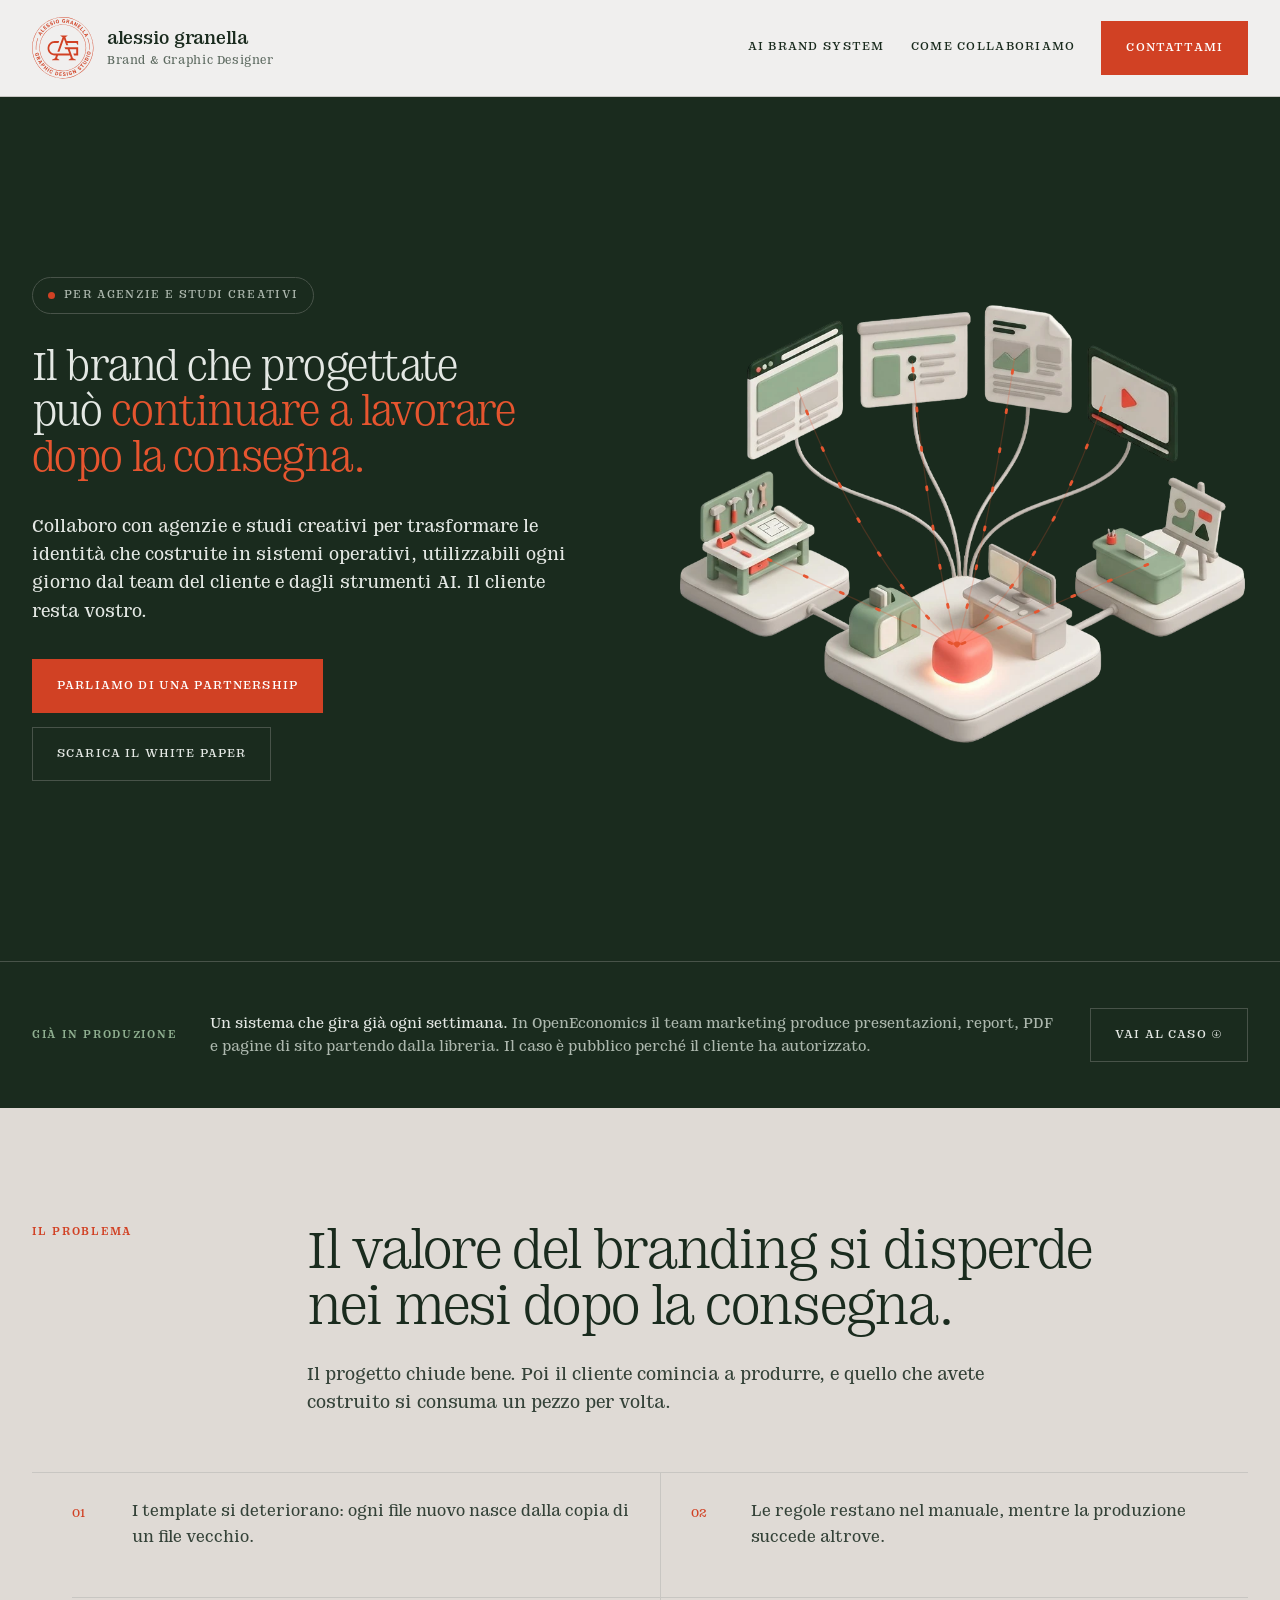
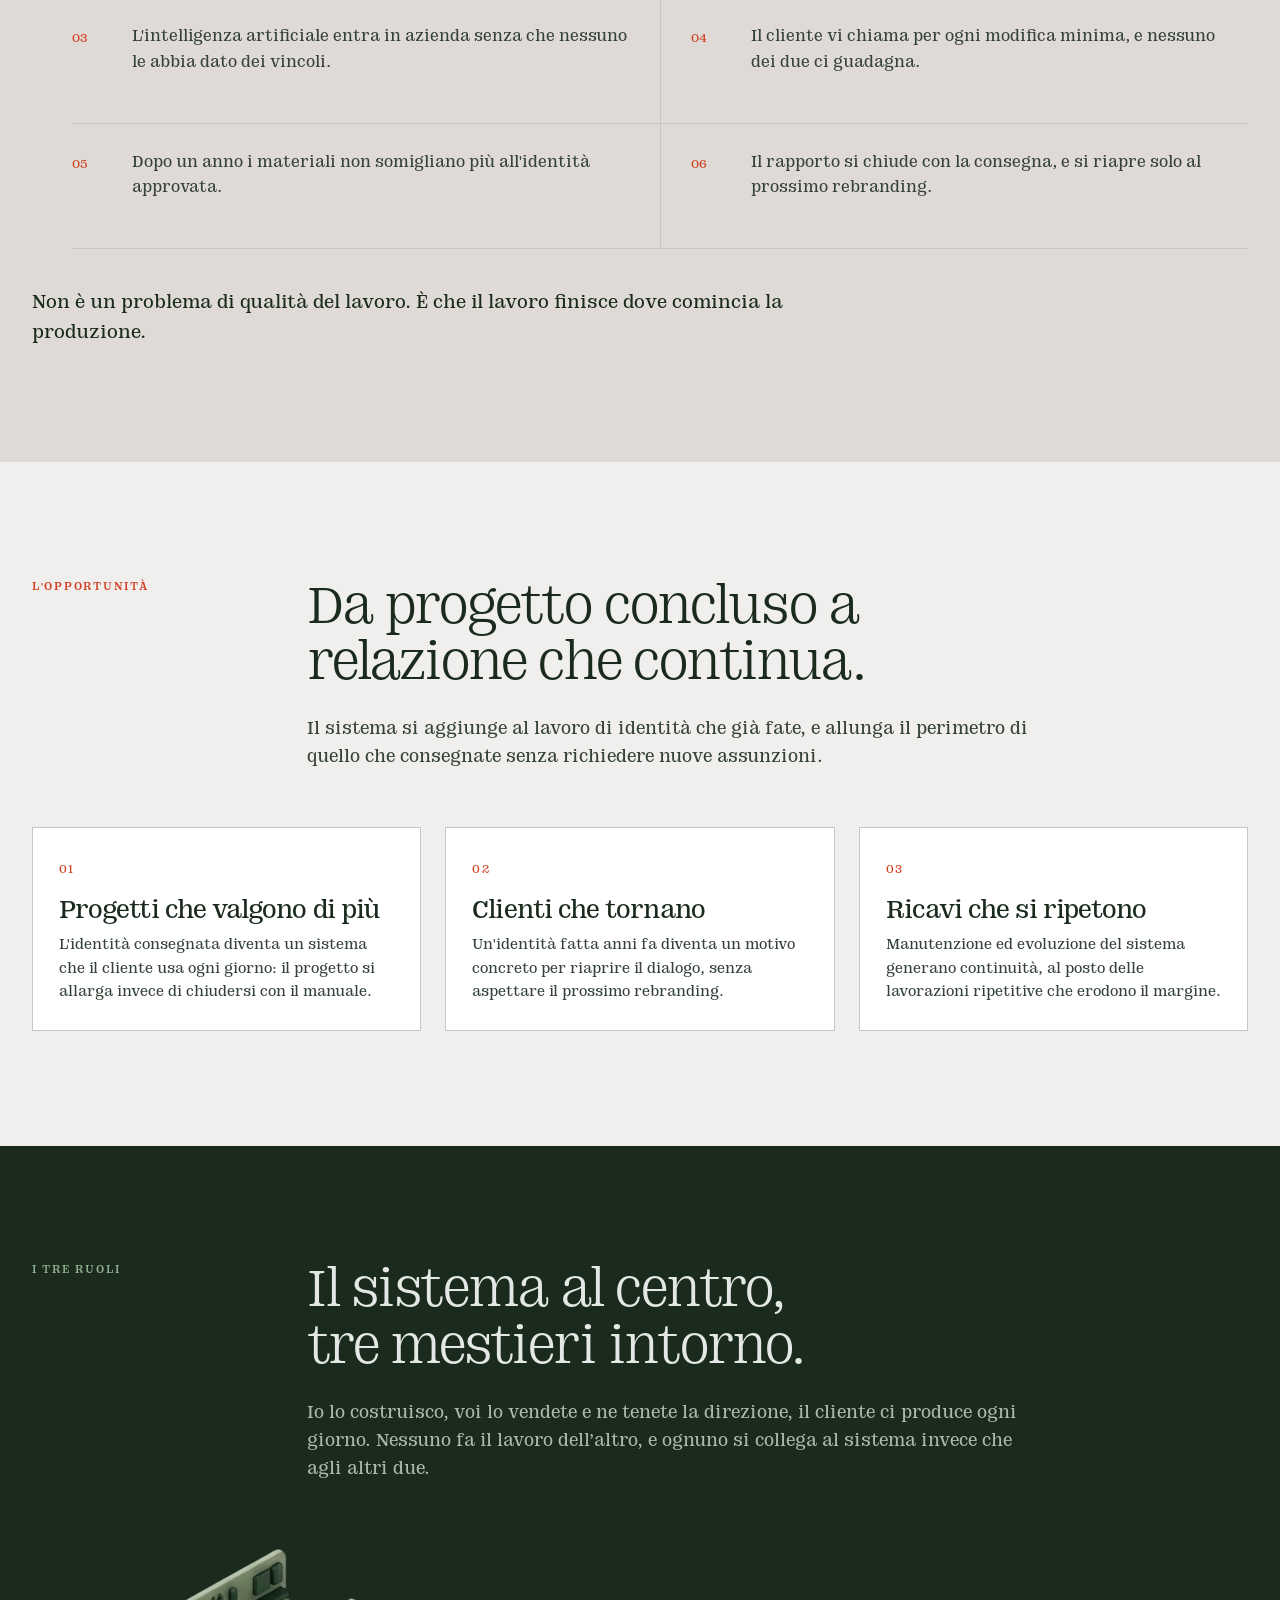
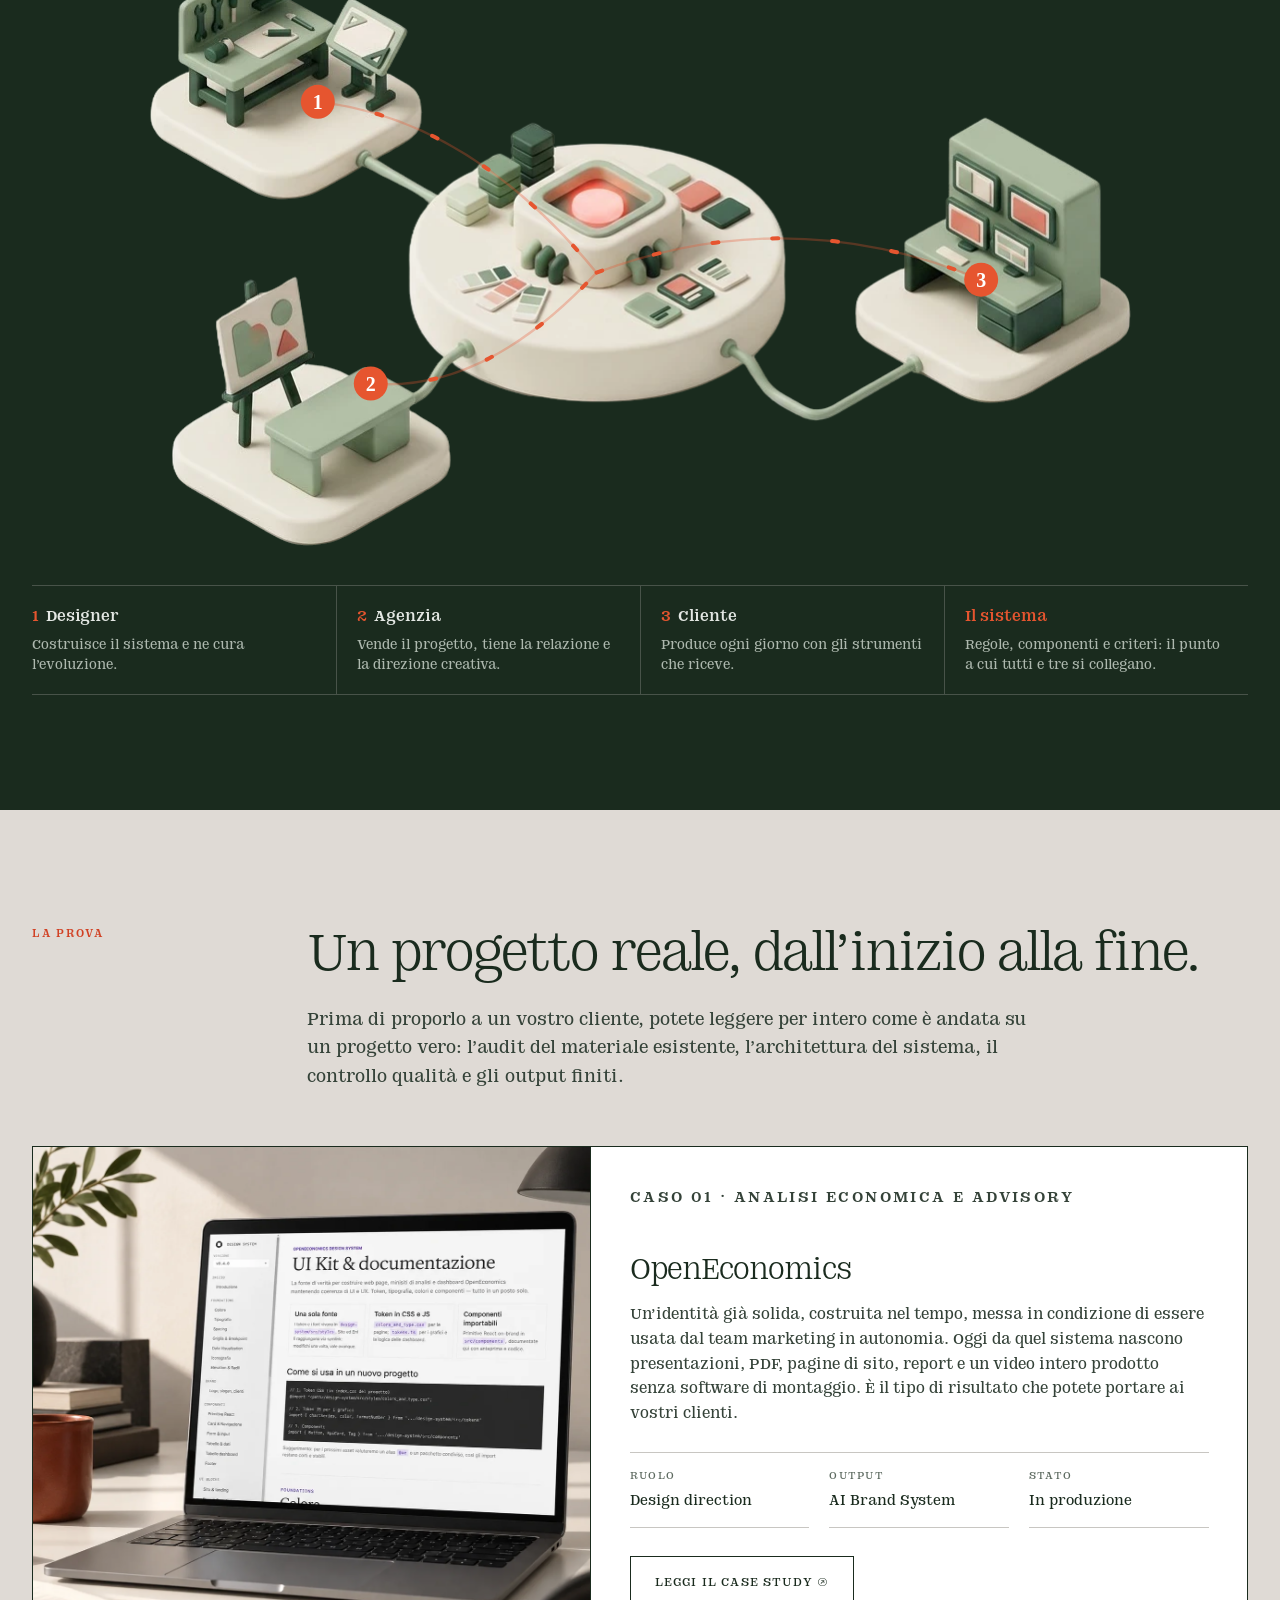
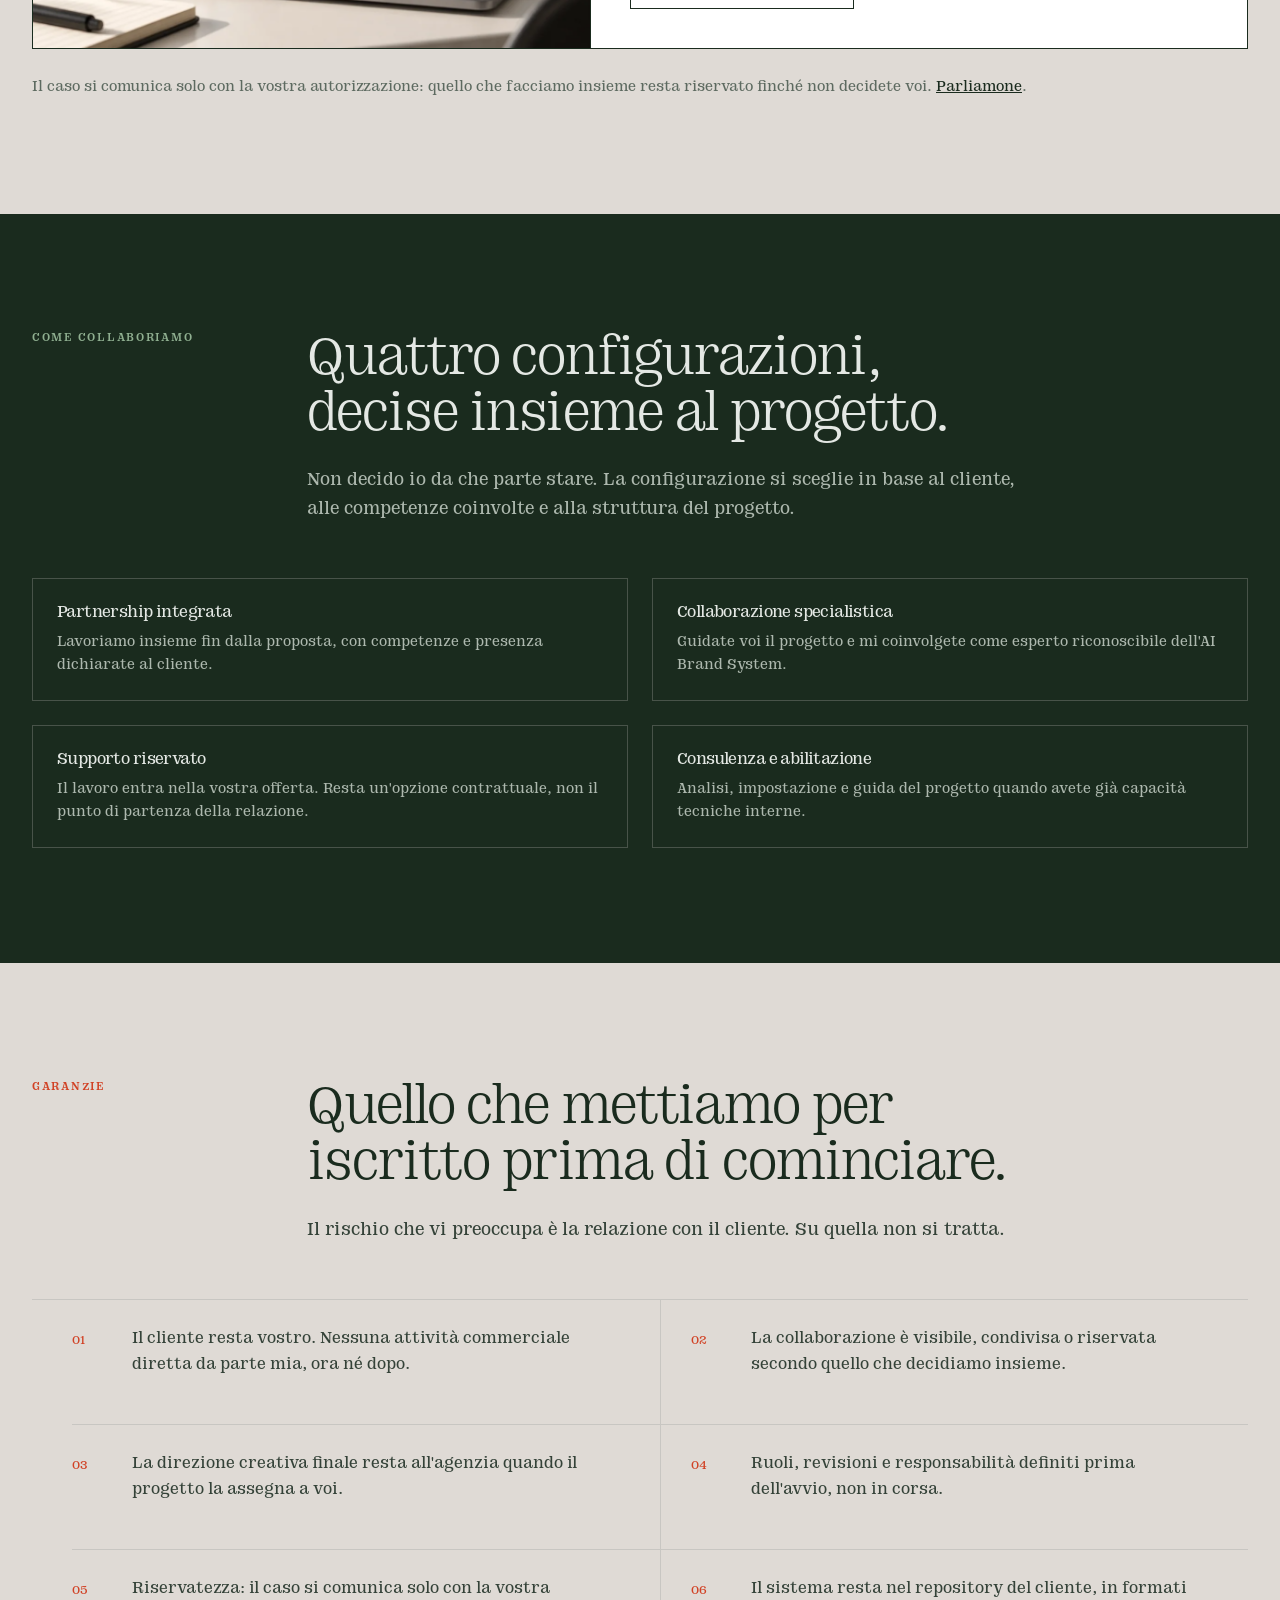
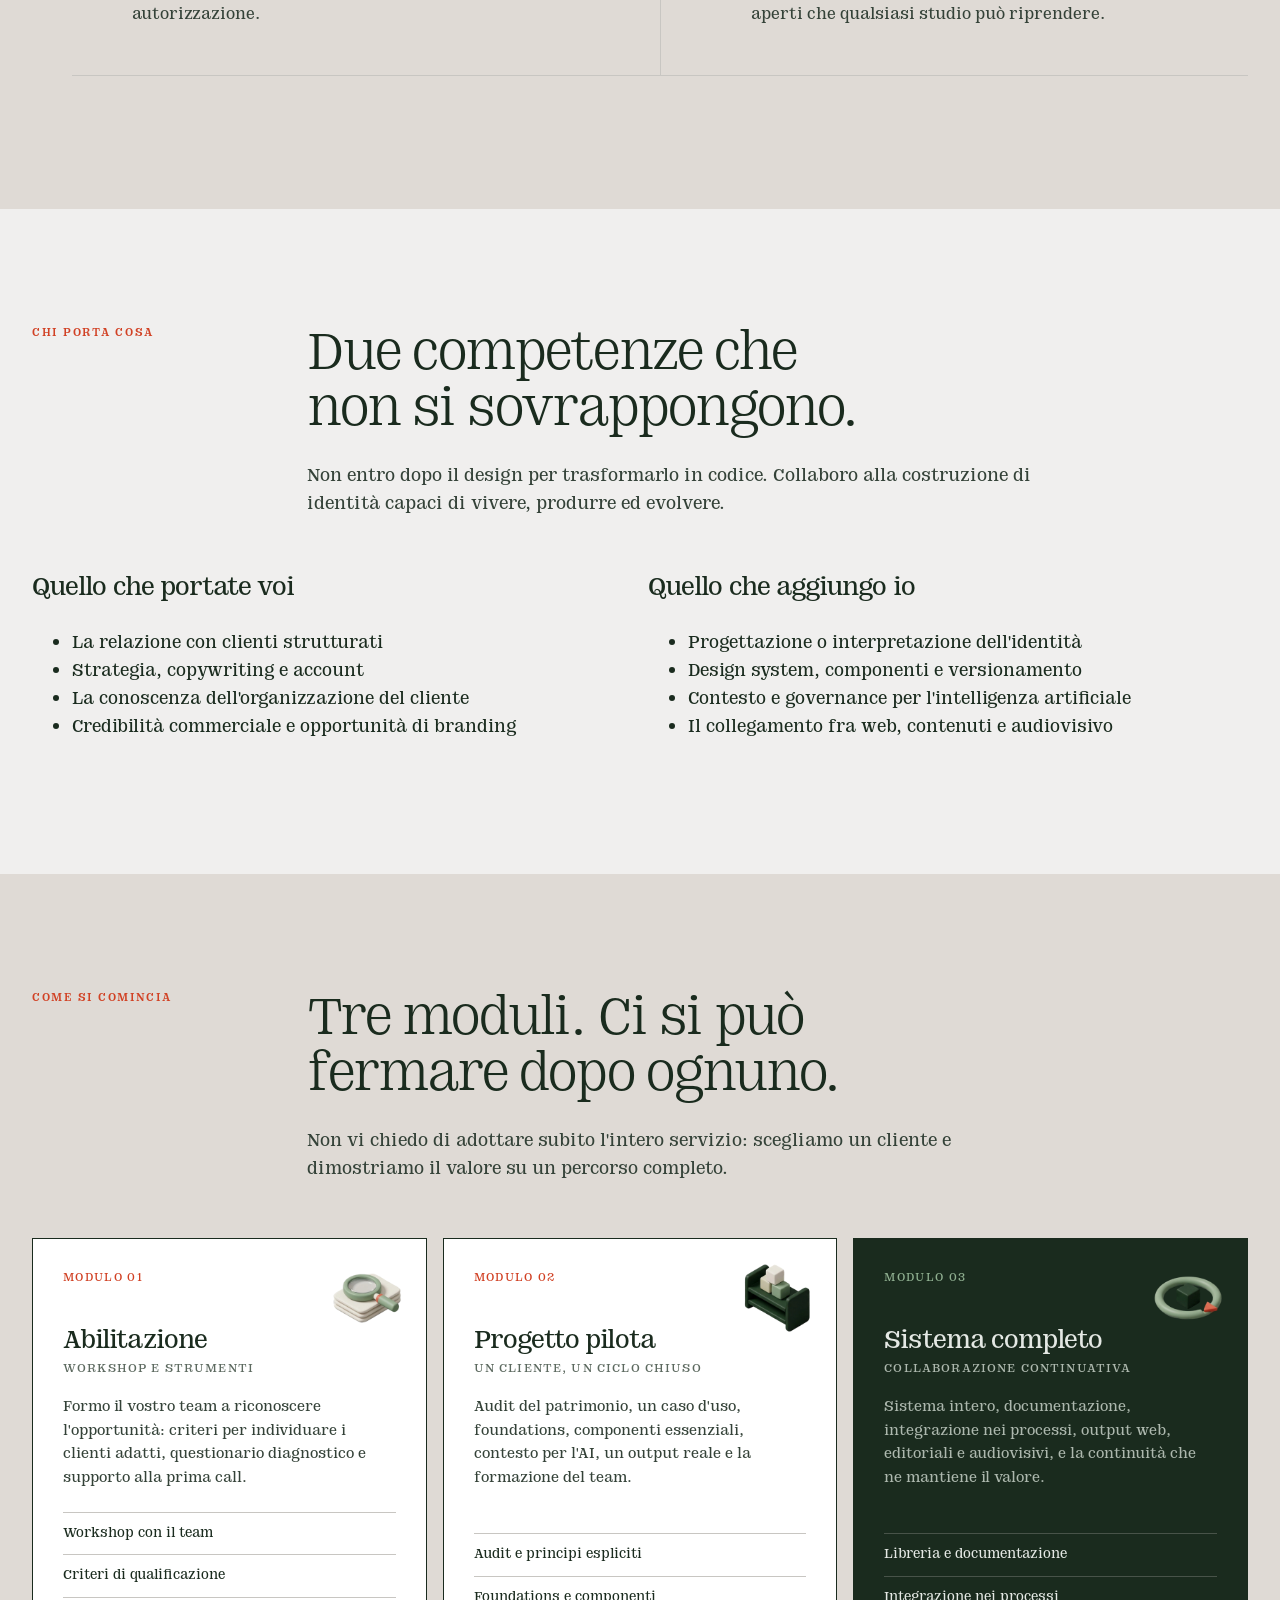
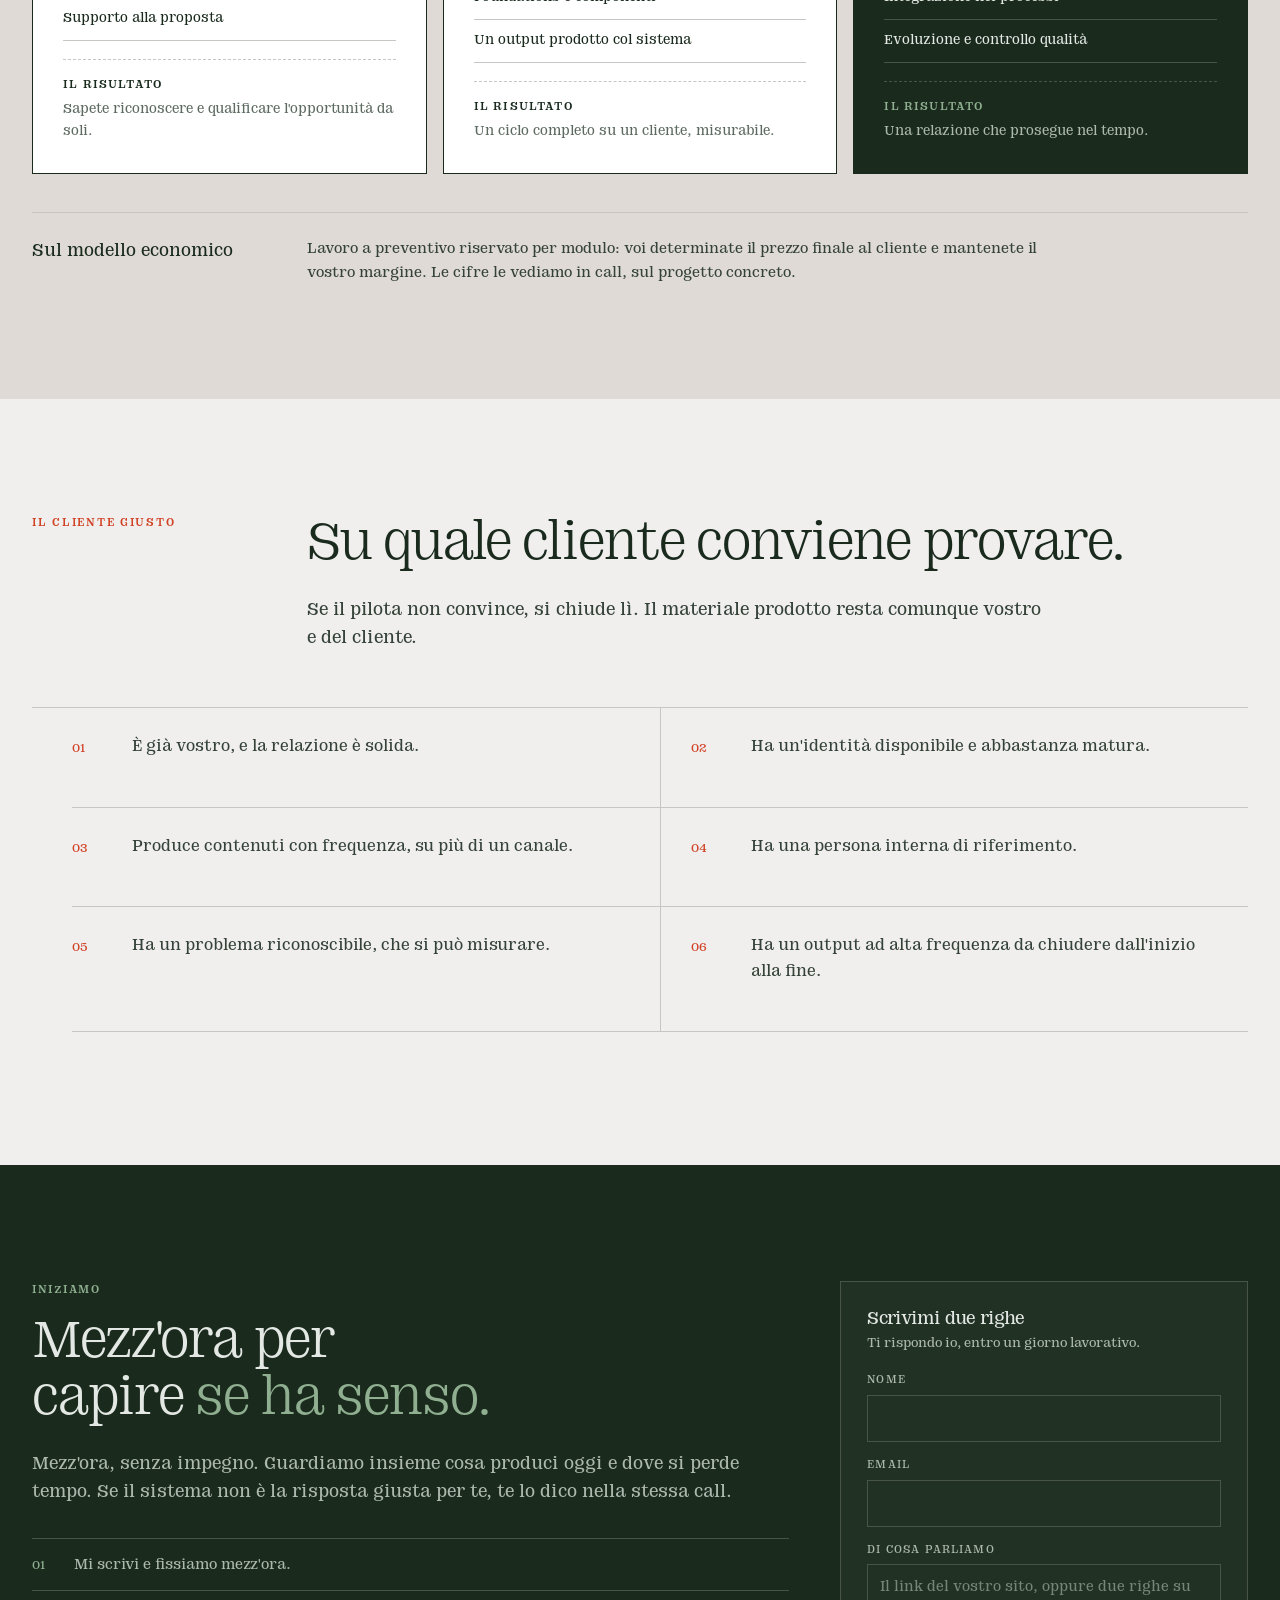
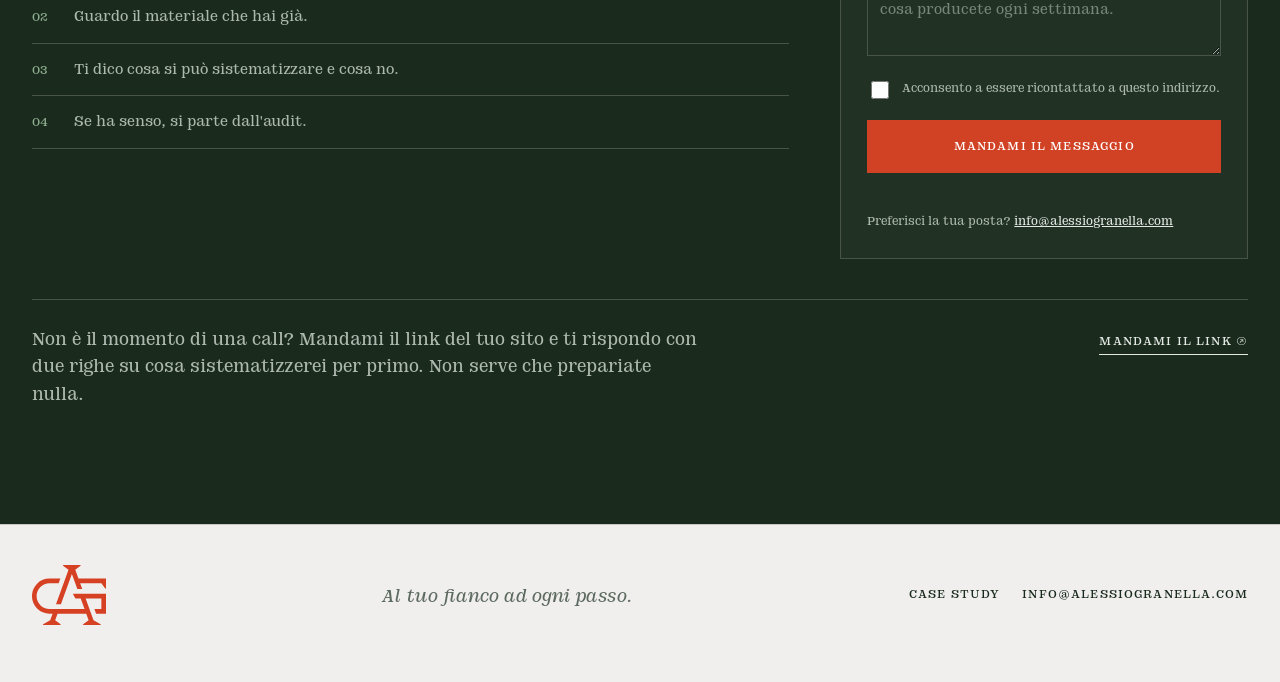
<file: agenzie/index.html>
<!doctype html>
<html lang="it">
<head>
<meta charset="utf-8">
<meta name="viewport" content="width=device-width,initial-scale=1">
<title>Per agenzie · AI Brand System — Il tuo team produce, il brand resta il tuo · Alessio Granella</title>
<meta name="description" content="Estendo il valore dei progetti di branding delle agenzie: trasformo le identita in sistemi operativi per team e intelligenza artificiale. Il cliente resta vostro.">
<link rel="icon" type="image/svg+xml" href="../assets/ag-logo-round.svg">
<style>
@font-face{font-family:Augustina;src:url('../assets/fonts/AugustinaSlab-Light.otf') format('opentype');font-weight:300;font-style:normal;font-display:swap}
@font-face{font-family:Augustina;src:url('../assets/fonts/AugustinaSlab-Regular.otf') format('opentype');font-weight:400;font-style:normal;font-display:swap}
@font-face{font-family:Augustina;src:url('../assets/fonts/AugustinaSlab-Medium.otf') format('opentype');font-weight:500;font-style:normal;font-display:swap}
@font-face{font-family:Augustina;src:url('../assets/fonts/AugustinaSlab-Italic.otf') format('opentype');font-weight:400;font-style:italic;font-display:swap}

:root{
  --paper:#f0efee; --soft:#dfdad5; --white:#fff;
  --ink:#1a2b1e; --verde:#243728; --rust:#d14124; --muschio:#8faf90;
  --line:#c8c6c2; --line-dark:#485349; --muted:#5d6a60; --body:#344238;
  --on-dark:#e4e8e4; --on-dark-mut:#adb8ae;
  --max:1280px; --gut:32px;
}
*{box-sizing:border-box}
html{scroll-behavior:smooth}
body{margin:0;background:var(--paper);color:var(--ink);font-family:Augustina,Georgia,serif;font-weight:400;font-size:18px;line-height:1.55;-webkit-font-smoothing:antialiased}
img{display:block;max-width:100%}
a{color:inherit}
h1,h2,h3,h4,p,ul{margin-top:0}
h1,h2,h3{font-weight:300;letter-spacing:-.035em;text-wrap:balance}
h1{font-size:clamp(3.1rem,7.4vw,7.4rem);line-height:.92;margin-bottom:0}
h2{font-size:clamp(2.2rem,4.4vw,4.1rem);line-height:1;margin-bottom:0}
h3{font-size:1.65rem;line-height:1.12;font-weight:400}
em{font-style:normal;color:var(--rust)}
.wrap{max-width:var(--max);margin-inline:auto;padding-inline:var(--gut)}
.band{padding-block:clamp(72px,9vw,132px)}
.eyebrow{color:var(--rust);font-size:.72rem;font-weight:500;text-transform:uppercase;letter-spacing:.15em;margin-bottom:0}
.lead{font-size:1.14rem;color:var(--body);max-width:62ch}
.dark{background:var(--ink);color:var(--on-dark)}
.dark .eyebrow{color:var(--muschio)}
.dark em{color:var(--muschio)}
.dark .lead,.dark p{color:var(--on-dark-mut)}
.dark h2,.dark h3{color:var(--on-dark)}

/* intestazioni di sezione: eyebrow a sinistra, titolo a destra */
.head{display:grid;grid-template-columns:.4fr 1.6fr;gap:40px;align-items:start;margin-bottom:56px}
.head-copy p{margin:24px 0 0}

/* nav */
.nav{position:sticky;top:0;z-index:40;background:rgba(240,239,238,.93);backdrop-filter:blur(9px);border-bottom:1px solid var(--line)}
.nav .wrap{display:flex;align-items:center;justify-content:space-between;height:96px;gap:20px}
.brand{display:flex;align-items:center;gap:13px;text-decoration:none}
.brand img{width:62px}
.brand b{display:block;font-weight:500;font-size:1.12rem;letter-spacing:-.015em}
.brand small{display:block;font-size:.76rem;color:var(--muted);letter-spacing:.05em}
.nav-right{display:flex;align-items:center;gap:26px}
.nav-link{font-size:.8rem;text-transform:uppercase;letter-spacing:.1em;text-decoration:none;border-bottom:1px solid transparent;padding-bottom:2px}
.nav-link:hover{border-color:currentColor}

/* bottoni */
.btn{display:inline-block;text-decoration:none;font-size:.8rem;text-transform:uppercase;letter-spacing:.09em;padding:16px 24px;border:1px solid var(--ink);transition:background .18s,color .18s}
.btn-primary{background:var(--rust);border-color:var(--rust);color:#fff}
.btn-primary:hover{background:#b8381f;border-color:#b8381f}
.btn-ghost:hover{background:var(--ink);color:var(--paper)}
.dark .btn-ghost{border-color:var(--line-dark);color:var(--on-dark)}
.dark .btn-ghost:hover{background:var(--paper);color:var(--ink);border-color:var(--paper)}
.actions{display:flex;flex-wrap:wrap;gap:14px;margin-top:34px}
.micro{font-size:.92rem;color:var(--muted);margin:18px 0 0;max-width:52ch}

/* hero */
.hero{position:relative;overflow:hidden;background:var(--ink);color:var(--on-dark);
       min-height:min(96vh,1120px);display:flex;flex-direction:column;justify-content:center;
       padding-block:clamp(44px,5.2vw,80px)}
.hero h1{color:var(--on-dark);font-size:clamp(2.2rem,3.4vw,3.05rem);line-height:1.04}
.hero h1 em{color:#e6552f}
.hero .lead{color:var(--on-dark);max-width:46ch}
.hero .micro{color:var(--on-dark-mut)}
.hero .pill{border-color:var(--line-dark);color:var(--on-dark-mut)}
.hero .actions{flex-direction:column;align-items:flex-start}
.hero .btn{min-width:max-content}
.hero .btn-ghost{border-color:var(--line-dark);color:var(--on-dark)}
.hero .btn-ghost:hover{background:var(--paper);color:var(--ink);border-color:var(--paper)}
.hero>.wrap{width:100%}
.hero-copy{position:relative;z-index:2;max-width:min(50ch,45%)}
.hero-stage{position:absolute;inset:0;max-width:var(--max);margin-inline:auto;
            padding-inline:var(--gut);pointer-events:none;z-index:1}
.hero-art{position:absolute;top:50%;left:48%;transform:translateY(-52.54%);
          width:min(58%,720px);margin:0}
.hero-art img{width:100%;height:auto;display:block}
.hero-flow{position:absolute;inset:0;width:100%;height:100%;overflow:visible;pointer-events:none}
.hero-flow path{fill:none;stroke:#e6552f;vector-effect:non-scaling-stroke}
.hero-flow .base path{stroke-width:1.3;opacity:.26}
.hero-flow .pulse path{stroke-width:3.2;stroke-linecap:round;stroke-dasharray:5 46;
                       animation:heroflow 2.6s linear infinite}
.hero-flow .pulse.in path:nth-child(2){animation-delay:-.18s}
.hero-flow .pulse.in path:nth-child(3){animation-delay:-.36s}
.hero-flow .pulse.in path:nth-child(4){animation-delay:-.54s}
.hero-flow .pulse.in path:nth-child(5){animation-delay:-.72s}
.hero-flow .pulse.in path:nth-child(6){animation-delay:-.9s}
.hero-flow .pulse.out path{animation-delay:-1.3s}
.hero-flow .pulse.out path:nth-child(2){animation-delay:-1.48s}
.hero-flow .pulse.out path:nth-child(3){animation-delay:-1.66s}
.hero-flow .pulse.out path:nth-child(4){animation-delay:-1.84s}
.hero-flow .pulse.out path:nth-child(5){animation-delay:-2.02s}
.hero-flow .pulse.out path:nth-child(6){animation-delay:-2.2s}
.hero-flow .ring{transform-box:fill-box;transform-origin:center}
.hero-flow .ring circle{fill:none;stroke:#e6552f;stroke-width:2.2}
.hero-flow .r1{animation:heroring 2.6s ease-out infinite}
.hero-flow .r2{animation:heroring 2.6s ease-out infinite;animation-delay:-1.3s}
.hero-flow .src{fill:#e6552f;animation:herodot 2.6s ease-in-out infinite}
.hero-flow .src:nth-of-type(2){animation-delay:-.32s}
.hero-flow .src:nth-of-type(3){animation-delay:-.64s}
.hero-flow .src:nth-of-type(4){animation-delay:-.96s}
.hero-flow .src:nth-of-type(5){animation-delay:-1.28s}
.hero-flow .src:nth-of-type(6){animation-delay:-1.6s}
@keyframes heroflow{to{stroke-dashoffset:-102}}
@keyframes heroring{0%{transform:scale(.5);opacity:.8}100%{transform:scale(2.1);opacity:0}}
@keyframes herodot{0%,100%{opacity:.2}50%{opacity:1}}
.pill{display:inline-flex;align-items:center;gap:9px;font-size:.76rem;text-transform:uppercase;letter-spacing:.11em;border:1px solid var(--line);border-radius:100px;padding:8px 15px;margin-bottom:30px;color:var(--muted)}
.dot{width:7px;height:7px;border-radius:50%;background:var(--rust)}
.hero-copy .lead{margin-top:clamp(22px,3vw,32px)}

/* problema */
.prob{display:grid;grid-template-columns:repeat(2,1fr);border-top:1px solid var(--line)}
.prob li{list-style:none;display:grid;grid-template-columns:44px 1fr;gap:16px;padding:26px 30px 30px 0;border-bottom:1px solid var(--line);font-size:1.04rem;color:var(--body)}
.prob li:nth-child(even){border-left:1px solid var(--line);padding-left:30px}
.prob span{color:var(--rust);font-size:.8rem;padding-top:5px}
.prob-close{margin:38px 0 0;font-size:1.22rem;max-width:66ch;color:var(--ink)}

/* diagnosi */
.diag{display:grid;grid-template-columns:1fr 1fr;gap:clamp(30px,4vw,64px)}
.diag p{font-size:1.1rem;color:var(--body)}
.diag p+p{margin-top:20px}
.diag .now{border-left:2px solid var(--rust);padding-left:24px}

/* livelli */
.levels{display:grid;grid-template-columns:repeat(3,1fr);gap:16px}
.level{border:1px solid var(--line);background:var(--white);padding:30px;display:flex;flex-direction:column}
.level small{color:var(--rust);font-size:.76rem;text-transform:uppercase;letter-spacing:.11em}
.level h3{margin:36px 0 6px}
.level .en{font-size:.8rem;color:var(--muted);letter-spacing:.06em;text-transform:uppercase;margin:0 0 18px}
.level ul{list-style:none;padding:0;margin:auto 0 0;border-top:1px solid var(--line)}
.level li{padding:10px 0;border-bottom:1px solid var(--line);font-size:.92rem;color:var(--body)}

/* consegna */
.deliver{display:grid;grid-template-columns:repeat(2,1fr);gap:0 clamp(30px,4vw,60px);border-top:1px solid var(--line)}
.deliver li{list-style:none;display:grid;grid-template-columns:34px 1fr;gap:14px;padding:22px 0;border-bottom:1px solid var(--line);color:var(--body);font-size:1rem}
.deliver b{color:var(--rust);font-weight:400;font-size:.82rem;padding-top:4px}


/* motore */
.map{display:grid;grid-template-columns:minmax(210px,300px) 200px minmax(240px,340px);justify-content:space-between;align-items:center;gap:clamp(28px,5vw,70px);position:relative}
.stack{display:grid;gap:9px;position:relative;z-index:2}
.map-card{display:flex;justify-content:space-between;align-items:baseline;gap:12px;border:1px solid var(--ink);padding:15px;background:var(--white);font-size:.95rem}
.map-card small{color:var(--muted);font-size:.74rem;letter-spacing:.05em}
.engine{width:200px;aspect-ratio:1;border-radius:50%;display:grid;place-items:center;text-align:center;background:var(--ink);color:var(--paper);border:10px solid var(--rust);font-size:1.25rem;line-height:1.16;font-weight:300;position:relative;z-index:3}
.engine:before,.engine:after{content:'';position:absolute;inset:-22px;border:1px solid var(--rust);border-radius:50%;opacity:0;animation:ripple 3.2s ease-out infinite}
.engine:after{animation-delay:1.6s}
.outputs .map-card{background:var(--soft)}
.flow{position:absolute;inset:0;width:100%;height:100%;z-index:1;overflow:visible;pointer-events:none}
.flow path{fill:none;stroke:var(--rust);stroke-width:1.5;vector-effect:non-scaling-stroke;opacity:.5}
.flow .base path{marker-end:url(#arrow)}
.flow .pulse path{stroke-width:3;stroke-linecap:round;stroke-dasharray:4 24;opacity:1;animation:flowmove 2.3s linear infinite}
.flow .pulse path:nth-child(2),.flow .pulse path:nth-child(6){animation-delay:-.55s}
.flow .pulse path:nth-child(3),.flow .pulse path:nth-child(7){animation-delay:-1.1s}
.flow .pulse path:nth-child(4),.flow .pulse path:nth-child(8){animation-delay:-1.65s}
@keyframes ripple{0%{transform:scale(.88);opacity:.6}100%{transform:scale(1.26);opacity:0}}
@keyframes flowmove{to{stroke-dashoffset:-56}}

/* case study */
.cases{display:grid;gap:18px}
.case{display:grid;grid-template-columns:.92fr 1.08fr;border:1px solid var(--ink);background:var(--white)}
.case-media{background:var(--paper);border-right:1px solid var(--ink);overflow:hidden;min-height:360px}
.case-media img{width:100%;height:100%;object-fit:cover;object-position:center 42%}
.case-body{padding:clamp(26px,3vw,44px);display:flex;flex-direction:column}
.case-body h3{font-size:clamp(1.7rem,2.5vw,2.5rem);font-weight:300;letter-spacing:-.03em;margin:16px 0 14px}
.case-body p{color:var(--body);margin:0 0 26px;font-size:1rem}
.case-meta{display:grid;grid-template-columns:repeat(3,1fr);gap:0 20px;border-top:1px solid var(--line);margin:0 0 28px}
.case-meta div{padding:14px 0;border-bottom:1px solid var(--line)}
.case-meta dt{font-size:.7rem;text-transform:uppercase;letter-spacing:.11em;color:var(--muted);margin-bottom:5px}
.case-meta dd{margin:0;font-size:.94rem}
.case-body .btn{align-self:flex-start;margin-top:auto}
.cases-note{margin:26px 0 0;font-size:.95rem;color:var(--muted)}
.cases-note a{color:var(--ink)}

/* controllo */
.ctrl{display:grid;grid-template-columns:repeat(3,1fr);border-top:1px solid var(--line-dark)}
.ctrl article{padding:26px 28px 40px 0;border-bottom:1px solid var(--line-dark)}
.ctrl article+article{border-left:1px solid var(--line-dark);padding-left:28px}
.ctrl small{color:var(--muschio);font-size:.76rem;text-transform:uppercase;letter-spacing:.11em}
.ctrl h3{margin:38px 0 12px}
.ctrl p{margin:0;font-size:.95rem}

/* fasi */
.phases{display:grid;grid-template-columns:repeat(3,1fr);gap:16px}
.phase{border:1px solid var(--ink);background:var(--white);padding:30px;display:flex;flex-direction:column}
.phase.key{background:var(--ink);color:var(--on-dark);border-color:var(--ink)}
.phase small{color:var(--rust);font-size:.76rem;text-transform:uppercase;letter-spacing:.11em}
.phase.key small{color:var(--muschio)}
.phase h3{margin:38px 0 4px}
.phase .when{font-size:.8rem;text-transform:uppercase;letter-spacing:.09em;color:var(--muted);margin-bottom:16px}
.phase.key .when{color:var(--on-dark-mut)}
.phase p{font-size:.95rem;color:var(--body);margin:0 0 22px}
.phase.key p{color:var(--on-dark-mut)}
.phase ul{list-style:none;padding:0;margin:auto 0 0;border-top:1px solid var(--line)}
.phase li{padding:10px 0;border-bottom:1px solid var(--line);font-size:.88rem}
.phase.key ul,.phase.key li{border-color:var(--line-dark)}
.phase .need{margin:18px 0 0;padding-top:16px;border-top:1px dashed var(--line);font-size:.88rem;color:var(--muted)}
.phase.key .need{border-color:var(--line-dark);color:var(--on-dark-mut)}
.phase .need b{display:block;font-weight:500;color:var(--ink);font-size:.74rem;text-transform:uppercase;letter-spacing:.1em;margin-bottom:5px}
.phase.key .need b{color:var(--muschio)}
.phases-note{display:grid;grid-template-columns:.4fr 1.6fr;gap:40px;margin-top:38px;border-top:1px solid var(--line);padding-top:24px}
.phases-note p{margin:0;font-size:.95rem;color:var(--body);max-width:78ch}

/* fit */
.fit{display:grid;grid-template-columns:1fr 1fr;gap:16px}
.fit-col{border:1px solid var(--line);padding:30px;background:var(--white)}
.fit-col.no{background:transparent}
.fit-col h3{font-size:1.4rem;margin-bottom:20px}
.fit-col ul{list-style:none;padding:0;margin:0}
.fit-col li{padding:12px 0 12px 30px;border-bottom:1px solid var(--line);position:relative;font-size:.98rem;color:var(--body)}
.fit-col li:last-child{border-bottom:0}
.fit-col li:before{position:absolute;left:0;top:12px;font-size:.95rem}
.fit-col.yes li:before{content:'+';color:var(--rust)}
.fit-col.no li:before{content:'–';color:var(--muted)}

/* faq */
.faq{border-top:1px solid var(--line)}
.faq details{border-bottom:1px solid var(--line)}
.faq summary{cursor:pointer;list-style:none;padding:26px 40px 26px 0;font-size:1.28rem;position:relative}
.faq summary::-webkit-details-marker{display:none}
.faq summary:after{content:'+';position:absolute;right:6px;top:24px;color:var(--rust);font-size:1.5rem;line-height:1}
.faq details[open] summary:after{content:'–'}
.faq p{margin:0 0 28px;max-width:74ch;color:var(--body)}

/* chi sono */
.about-p{font-size:1.06rem;color:var(--body);margin:18px 0 0;max-width:62ch}
.sign{margin:28px 0 0;font-style:italic;font-size:1.05rem;color:var(--rust)}

/* cta */
.cta-grid{display:grid;grid-template-columns:1.3fr .7fr;gap:clamp(30px,4vw,64px);align-items:end}
.cta-steps{list-style:none;padding:0;margin:0;border-top:1px solid var(--line-dark)}
.cta-steps li{padding:14px 0;border-bottom:1px solid var(--line-dark);font-size:.95rem;color:var(--on-dark-mut);display:grid;grid-template-columns:30px 1fr;gap:12px}
.cta-steps b{color:var(--muschio);font-weight:400;font-size:.8rem;padding-top:3px}
.alt{margin-top:40px;border-top:1px solid var(--line-dark);padding-top:26px;display:flex;flex-wrap:wrap;gap:16px 34px;align-items:baseline;justify-content:space-between}
.alt p{margin:0;max-width:56ch}
.alt a{white-space:nowrap;font-size:.8rem;text-transform:uppercase;letter-spacing:.09em;text-decoration:none;border-bottom:1px solid;padding-bottom:3px;color:var(--on-dark)}

/* footer */
.foot{padding-block:40px 54px;border-top:1px solid var(--line)}
.foot .wrap{display:flex;flex-wrap:wrap;gap:24px 40px;justify-content:space-between;align-items:center}
.foot img{width:74px}
.foot .payoff{font-style:italic;color:var(--muted)}
.foot nav{display:flex;flex-wrap:wrap;gap:22px;font-size:.8rem;text-transform:uppercase;letter-spacing:.09em}
.foot a{text-decoration:none;border-bottom:1px solid transparent;padding-bottom:2px}
.foot a:hover{border-color:currentColor}

.reveal{opacity:0;transform:translateY(18px);transition:opacity .6s ease,transform .6s ease}
.reveal.on{opacity:1;transform:none}

@media(max-width:940px){
  :root{--gut:22px}
  .head,.phases-note{grid-template-columns:1fr;gap:18px;margin-bottom:38px}
  .diag,.cta-grid{grid-template-columns:1fr}
  .hero{min-height:0;display:flex;flex-direction:column;padding-block:26px 40px}
  .hero-stage{order:2}
  .hero>.wrap{order:1}
  .hero-copy{max-width:none}
  .hero-stage{position:static;max-width:none;padding-inline:0}
  .hero-art{position:static;left:auto;transform:none;height:auto;width:100%;max-width:560px;margin:38px auto 0}
  .hero-art img{width:100%;height:auto}
  .levels,.phases,.fit{grid-template-columns:1fr}
  .map{grid-template-columns:1fr;gap:26px}
  .flow{display:none}
  .engine{margin-inline:auto}
  .prob{grid-template-columns:1fr}
  .prob li:nth-child(even){border-left:0;padding-left:0}
  .prob li{padding-right:0}
  .ctrl{grid-template-columns:1fr}
  .ctrl article{padding-right:0;padding-bottom:30px}
  .ctrl article+article{border-left:0;padding-left:0}
  .case{grid-template-columns:1fr}
  .case-media{border-right:0;border-bottom:1px solid var(--ink);min-height:0;aspect-ratio:16/10}
  .case-meta{grid-template-columns:1fr}
  .deliver{grid-template-columns:1fr}
  .nav-link{display:none}
  .hero-flow{display:none}
  .brand small{display:none}
  .brand b{font-size:1rem;white-space:nowrap}
  .nav-right .btn{white-space:nowrap;padding:13px 16px;font-size:.72rem}
  .hero-art{margin-top:6px}
  .nav .wrap{height:76px}
  .brand img{width:50px}
}
@media(max-width:520px){
  .brand span{display:none}
  
  body{font-size:17px}
  .btn{display:block;text-align:center}
  .actions{flex-direction:column;align-items:stretch}
}
@media(prefers-reduced-motion:reduce){.reveal{opacity:1;transform:none;transition:none}.engine:before,.engine:after,.flow .pulse path,.hero-flow path,.hero-flow .ring,.hero-flow .src{animation:none}}

/* ── modulo di contatto in fondo alla pagina ─────────────────────────────
   Serve perché il solo mailto: lascia fuori chi non ha un client di posta
   configurato: il link non apre nulla e il contatto si perde in silenzio. */
#contatto{scroll-margin-top:96px}
.cta-grid{align-items:start}
.cta-form{border:1px solid var(--line-dark);padding:26px;background:rgba(255,255,255,.03)}
.cta-form h3{margin:0 0 4px;font-size:1.15rem;font-weight:400;color:var(--on-dark)}
.cta-form .sub{margin:0 0 18px;font-size:.85rem;color:var(--on-dark-mut)}
.cta-form .campo{margin-bottom:14px}
.cta-form label{display:block;font-size:.72rem;text-transform:uppercase;letter-spacing:.1em;color:var(--on-dark-mut);margin-bottom:6px}
.cta-form input,.cta-form textarea{width:100%;font:inherit;font-size:.92rem;color:var(--on-dark);
  background:transparent;border:1px solid var(--line-dark);padding:11px 12px;border-radius:0}
.cta-form textarea{min-height:92px;resize:vertical}
.cta-form input::placeholder,.cta-form textarea::placeholder{color:var(--on-dark-mut);opacity:.62}
.cta-form input:focus,.cta-form textarea:focus{outline:none;border-color:var(--muschio)}
.cta-form .consenso{display:flex;gap:10px;align-items:flex-start;font-size:.78rem;color:var(--on-dark-mut);
  margin:2px 0 18px;text-transform:none;letter-spacing:0;line-height:1.45}
.cta-form .consenso input{width:18px;height:18px;flex:0 0 18px;margin-top:2px;accent-color:var(--rust)}
.cta-form button{width:100%;cursor:pointer;font-family:inherit}
.cta-form button[disabled]{opacity:.6;cursor:default}
.cta-form .err{margin:12px 0 0;font-size:.8rem;color:#f0a58f;min-height:1em}
.cta-form .err a{color:#f0a58f}
.cta-form .hint{margin:14px 0 0;font-size:.78rem;color:var(--on-dark-mut)}
.cta-form .hint a{color:var(--on-dark)}
.cta-form .ok{display:none}
.cta-form.done form{display:none}
.cta-form.done .ok{display:block}
.cta-form .ok p{margin:8px 0 0;font-size:.9rem;color:var(--on-dark-mut)}

/* icone 3D nelle schede: usano lo spazio gia libero in alto a destra */
.level,.phase{position:relative}
.ico{position:absolute;top:22px;right:22px;width:74px;height:74px;display:block}
/* l'etichetta non deve arrivare sotto l'icona quando le colonne si stringono */
.level small,.phase small{display:block;padding-right:88px}
@media(max-width:720px){.ico{width:52px;height:52px;top:20px;right:20px}
  .level small,.phase small{padding-right:66px}}

/* due punti di partenza: identita esistente oppure da creare */
.porte{display:grid;grid-template-columns:1fr 1fr;gap:24px;margin-top:36px}
/* nella sezione del percorso i blocchi erano incollati fra loro
   e staccati dal testo: qui il ritmo verticale viene riequilibrato */
#come .head{margin-bottom:30px}
#come .porte{margin-top:0;margin-bottom:34px}
.porte article{border:1px solid var(--line);background:var(--white);padding:26px}
.porte small{color:var(--rust);font-size:.76rem;text-transform:uppercase;letter-spacing:.11em}
.porte h3{margin:14px 0 8px}
.porte p{font-size:.95rem;color:var(--body);margin:0}
@media(min-width:721px){.porte-3{grid-template-columns:repeat(3,1fr)}}
@media(max-width:720px){.porte{grid-template-columns:1fr}}

/* le cinque fasi del metodo, in riga sotto lo schema del motore */
.fasi5{display:grid;grid-template-columns:repeat(5,1fr);gap:0;margin-top:34px;border-top:1px solid var(--line)}
.fasi5 div{padding:18px 18px 18px 0;border-bottom:1px solid var(--line)}
.fasi5 div+div{border-left:1px solid var(--line);padding-left:18px}
.fasi5 b{display:block;color:var(--rust);font-size:.72rem;text-transform:uppercase;letter-spacing:.12em;margin-bottom:8px}
.fasi5 span{display:block;font-size:.95rem;color:var(--ink)}
.fasi5 em{display:block;font-style:normal;font-size:.85rem;color:var(--muted);margin-top:4px}
@media(max-width:1000px){.fasi5{grid-template-columns:repeat(2,1fr)}
  .fasi5 div+div{border-left:0;padding-left:0}}
@media(max-width:620px){.fasi5{grid-template-columns:1fr}}

/* fascia per il secondo pubblico: agenzie e studi creativi */
.agenzie{display:grid;grid-template-columns:repeat(3,1fr);gap:24px;margin-top:34px}
.agenzie article{border:1px solid var(--line-dark);padding:24px}
.agenzie h3{margin:0 0 8px;font-size:1.05rem;color:var(--on-dark)}
.agenzie p{margin:0;font-size:.93rem;color:var(--on-dark-mut)}
.ag-cta{margin-top:30px}
@media(min-width:821px){.agenzie-2{grid-template-columns:repeat(2,1fr)}}
@media(max-width:820px){.agenzie{grid-template-columns:1fr}}
/* il baricentro ottico di questa illustrazione e al 51,53%: cosi resta
   centrata sul blocco di testo a qualsiasi dimensione */
/* l'illustrazione e otticamente centrata (49,3% x 51,2%): basta centrarla
   sul blocco di testo, senza compensazioni */
@media(min-width:941px){
  .hero-art{left:53%;transform:translateY(-51.2%);width:min(47%,600px);height:auto;max-width:none}
  .hero-copy{max-width:min(46ch,44%)}
}
.hero-art img{width:100%;height:auto;display:block}

/* schema dei tre ruoli: legenda sotto l'illustrazione, mai sopra
   (l'immagine non ha zone libere sufficienti a reggere etichette) */
.schema{margin:38px auto 0;max-width:1000px}
.schema img{width:100%;height:auto;display:block}
.schema-lista{display:grid;grid-template-columns:repeat(4,1fr);gap:0;list-style:none;padding:0;
  margin:30px 0 0;border-top:1px solid var(--line-dark)}
.schema-lista li{padding:18px 20px 18px 0;border-bottom:1px solid var(--line-dark)}
.schema-lista li+li{border-left:1px solid var(--line-dark);padding-left:20px}
.schema-lista b{display:block;font-weight:500;font-size:1rem;color:var(--on-dark);margin-bottom:6px}
.schema-lista span{display:block;font-size:.88rem;color:var(--on-dark-mut);line-height:1.45}
.schema-lista li:last-child b{color:#e6552f}
@media(max-width:860px){.schema-lista{grid-template-columns:repeat(2,1fr)}
  .schema-lista li:nth-child(odd){border-left:0;padding-left:0}}
@media(max-width:560px){.schema-lista{grid-template-columns:1fr}
  .schema-lista li+li{border-left:0;padding-left:0}}

/* sovrapposizione al disegno: numeri per identificare i tre ruoli e
   archi animati che mostrano la direzione dei flussi */
.schema{position:relative}
.schema-sopra{position:absolute;inset:0;width:100%;height:100%;overflow:visible;pointer-events:none}
.schema-sopra .arco{fill:none;stroke:#e6552f;stroke-width:2.4;opacity:.30}
.schema-sopra .flusso{fill:none;stroke:#e6552f;stroke-width:4;stroke-linecap:round;
  stroke-dasharray:6 54;animation:scorre 2.8s linear infinite}
.schema-sopra .f2{animation-delay:-.93s}
.schema-sopra .f3{animation-delay:-1.86s}
@keyframes scorre{to{stroke-dashoffset:-60}}
.schema-sopra .bollo{fill:#e6552f}
.schema-sopra .bollo-t{fill:#fff;font-size:20px;font-weight:600;text-anchor:middle;
  font-family:Georgia,serif;letter-spacing:0}
@media(prefers-reduced-motion:reduce){.schema-sopra .flusso{animation:none;stroke-dasharray:none;opacity:.5}}
.schema-lista li b i{font-style:normal;color:#e6552f;margin-right:7px}

/* flussi animati sopra l'illustrazione della hero:
   dentro dai due mestieri al cliente, fuori dal cliente verso gli asset */
.hero-art{position:relative}
.hero-flusso{position:absolute;inset:0;width:100%;height:100%;overflow:visible;pointer-events:none}
.hero-flusso .via{fill:none;stroke:#e6552f;stroke-width:2;opacity:.22}
.hero-flusso .imp{fill:none;stroke:#e6552f;stroke-width:4.5;stroke-linecap:round;
  stroke-dasharray:5 58;animation:heroag 3s linear infinite}
.hero-flusso .d1{animation-delay:-.0s}   .hero-flusso .d2{animation-delay:-1.5s}
.hero-flusso .u1{animation-delay:-.2s}   .hero-flusso .u2{animation-delay:-.95s}
.hero-flusso .u3{animation-delay:-1.7s}  .hero-flusso .u4{animation-delay:-2.45s}
@keyframes heroag{to{stroke-dashoffset:-63}}
@media(prefers-reduced-motion:reduce){.hero-flusso .imp{animation:none;opacity:.45;stroke-dasharray:none}}

/* fascia di prova sotto la hero */
.prova{padding-block:clamp(30px,4vw,46px);background:var(--ink);border-top:1px solid var(--line-dark)}
.prova-in{display:grid;grid-template-columns:auto minmax(0,1fr) auto;gap:14px 34px;align-items:center}
.prova-in .eyebrow{white-space:nowrap}
.prova-txt{margin:0;color:var(--on-dark-mut);font-size:clamp(.95rem,1.15vw,1.06rem);line-height:1.5}
.prova-txt b{color:var(--on-dark);font-weight:400}
.prova-in .btn{white-space:nowrap}
@media(max-width:860px){.prova-in{grid-template-columns:1fr;gap:12px}.prova-in .btn{justify-self:start}}
</style>
</head>
<body>

<nav class="nav">
  <div class="wrap">
    <a class="brand" href="https://alessiogranella.com/">
      <img src="../assets/ag-logo-round.svg" alt="">
      <span><b>alessio granella</b><small>Brand &amp; Graphic Designer</small></span>
    </a>
    <div class="nav-right">
      <a class="nav-link" href="../">AI Brand System</a>
      <a class="nav-link" href="#collaborazione">Come collaboriamo</a>
      <a class="btn btn-primary" href="#contatto">Contattami</a>
    </div>
  </div>
</nav>
<header class="hero">
  <div class="hero-stage"><figure class="hero-art"><img src="../assets/hero-agenzie-v2.webp" alt="Un manuale di identità alla base e, sopra, i materiali che ne nascono: pagine, presentazioni, report, post, dashboard e video." decoding="async"><svg class="hero-flusso" viewBox="0 0 905 705" aria-hidden="true" focusable="false">
      <path class="via" d="M146 409 Q280 470 445 546"/><path class="imp d1" d="M146 409 Q280 470 445 546"/>
      <path class="via" d="M747 417 Q610 475 445 546"/><path class="imp d2" d="M747 417 Q610 475 445 546"/>
      <path class="via" d="M445 546 Q300 420 192 137"/><path class="imp u1" d="M445 546 Q300 420 192 137"/>
      <path class="via" d="M445 546 Q395 340 374 94"/><path class="imp u2" d="M445 546 Q395 340 374 94"/>
      <path class="via" d="M445 546 Q500 340 536 90"/><path class="imp u3" d="M445 546 Q500 340 536 90"/>
      <path class="via" d="M445 546 Q590 420 680 149"/><path class="imp u4" d="M445 546 Q590 420 680 149"/>
    </svg></figure></div>
  <div class="wrap"><div class="hero-copy">
    <span class="pill"><span class="dot"></span> Per agenzie e studi creativi</span>
    <h1>Il brand che progettate può <em>continuare a lavorare dopo la consegna.</em></h1>
    <p class="lead">Collaboro con agenzie e studi creativi per trasformare le identità che costruite in sistemi operativi, utilizzabili ogni giorno dal team del cliente e dagli strumenti AI. Il cliente resta vostro.</p>
    <div class="actions">
      <a class="btn btn-primary" href="#contatto">Parliamo di una partnership</a>
      <a class="btn btn-ghost" href="../whitepaper/">Scarica il white paper</a>
    </div>
  </div></div>
</header>

<main>

<section class="prova dark">
  <div class="wrap">
    <div class="prova-in">
      <p class="eyebrow">Già in produzione</p>
      <p class="prova-txt"><b>Un sistema che gira già ogni settimana.</b> In OpenEconomics il team marketing produce presentazioni, report, PDF e pagine di sito partendo dalla libreria. Il caso è pubblico perché il cliente ha autorizzato.</p>
      <a class="btn btn-ghost" href="#casestudy">Vai al caso ↓</a>
    </div>
  </div>
</section>


<section class="band" style="background:var(--soft)">
  <div class="wrap">
    <div class="head">
      <p class="eyebrow">Il problema</p>
      <div class="head-copy">
        <h2>Il valore del branding si disperde nei mesi dopo la consegna.</h2>
        <p class="lead">Il progetto chiude bene. Poi il cliente comincia a produrre, e quello che avete costruito si consuma un pezzo per volta.</p>
      </div>
    </div>
    <ul class="prob">
      <li><span>01</span><p>I template si deteriorano: ogni file nuovo nasce dalla copia di un file vecchio.</p></li>
      <li><span>02</span><p>Le regole restano nel manuale, mentre la produzione succede altrove.</p></li>
      <li><span>03</span><p>L'intelligenza artificiale entra in azienda senza che nessuno le abbia dato dei vincoli.</p></li>
      <li><span>04</span><p>Il cliente vi chiama per ogni modifica minima, e nessuno dei due ci guadagna.</p></li>
      <li><span>05</span><p>Dopo un anno i materiali non somigliano più all'identità approvata.</p></li>
      <li><span>06</span><p>Il rapporto si chiude con la consegna, e si riapre solo al prossimo rebranding.</p></li>
    </ul>
    <p class="prob-close">Non è un problema di qualità del lavoro. È che il lavoro finisce dove comincia la produzione.</p>
  </div>
</section>

<section class="band">
  <div class="wrap">
    <div class="head">
      <p class="eyebrow">L'opportunità</p>
      <div class="head-copy">
        <h2>Da progetto concluso a relazione che continua.</h2>
        <p class="lead">Il sistema si aggiunge al lavoro di identità che già fate, e allunga il perimetro di quello che consegnate senza richiedere nuove assunzioni.</p>
      </div>
    </div>
    <div class="porte porte-3 reveal">
      <article>
        <small>01</small>
        <h3>Progetti che valgono di più</h3>
        <p>L'identità consegnata diventa un sistema che il cliente usa ogni giorno: il progetto si allarga invece di chiudersi con il manuale.</p>
      </article>
      <article>
        <small>02</small>
        <h3>Clienti che tornano</h3>
        <p>Un'identità fatta anni fa diventa un motivo concreto per riaprire il dialogo, senza aspettare il prossimo rebranding.</p>
      </article>
      <article>
        <small>03</small>
        <h3>Ricavi che si ripetono</h3>
        <p>Manutenzione ed evoluzione del sistema generano continuità, al posto delle lavorazioni ripetitive che erodono il margine.</p>
      </article>
    </div>
  </div>
</section>

<section class="band dark" id="ruoli">
  <div class="wrap">
    <div class="head">
      <p class="eyebrow">I tre ruoli</p>
      <div class="head-copy">
        <h2>Il sistema al centro, tre mestieri intorno.</h2>
        <p class="lead">Io lo costruisco, voi lo vendete e ne tenete la direzione, il cliente ci produce ogni giorno. Nessuno fa il lavoro dell&#8217;altro, e ognuno si collega al sistema invece che agli altri due.</p>
      </div>
    </div>
    <figure class="schema reveal">
      <img src="../assets/schema-tre-ruoli.webp" alt="Tre piattaforme isometriche collegate a un sistema centrale: un banco da lavoro, una scrivania con cavalletto e un ufficio con schermi."></span></span></span></span>
          <svg class="schema-sopra" viewBox="0 0 1001 617" role="img" aria-label="I flussi: il designer costruisce il sistema, l'agenzia lo vende e lo dirige, il cliente ci produce.">
        <path class="arco"   d="M178 163 Q330 180 457 334"/>
        <path class="flusso" d="M178 163 Q330 180 457 334"/>
        <path class="arco"   d="M231 445 Q345 455 457 334"/>
        <path class="flusso f2" d="M231 445 Q345 455 457 334"/>
        <path class="arco"   d="M457 334 Q650 262 842 341"/>
        <path class="flusso f3" d="M457 334 Q650 262 842 341"/>
        <circle class="bollo" cx="178" cy="163" r="17"/><text class="bollo-t" x="178" y="170">1</text>
        <circle class="bollo" cx="231" cy="445" r="17"/><text class="bollo-t" x="231" y="452">2</text>
        <circle class="bollo" cx="842" cy="341" r="17"/><text class="bollo-t" x="842" y="348">3</text>
      </svg>
    </figure>
    <ul class="schema-lista">
      <li><b><i>1</i>Designer</b><span>Costruisce il sistema e ne cura l&#8217;evoluzione.</span></li>
      <li><b><i>2</i>Agenzia</b><span>Vende il progetto, tiene la relazione e la direzione creativa.</span></li>
      <li><b><i>3</i>Cliente</b><span>Produce ogni giorno con gli strumenti che riceve.</span></li>
      <li><b>Il sistema</b><span>Regole, componenti e criteri: il punto a cui tutti e tre si collegano.</span></li>
    </ul>
  </div>
</section>

<section class="band" id="casestudy" style="background:var(--soft)">
  <div class="wrap">
    <div class="head">
      <p class="eyebrow">La prova</p>
      <div class="head-copy">
        <h2>Un progetto reale, dall&#8217;inizio alla fine.</h2>
        <p class="lead">Prima di proporlo a un vostro cliente, potete leggere per intero come &#232; andata su un progetto vero: l&#8217;audit del materiale esistente, l&#8217;architettura del sistema, il controllo qualit&#224; e gli output finiti.</p>
      </div>
    </div>
    <div class="cases">
      <article class="case">
        <div class="case-media">
          <img src="../assets/case-openeconomics.webp" alt="Il design system OpenEconomics aperto su un portatile">
        </div>
        <div class="case-body">
          <p class="eyebrow">Caso 01 &#183; Analisi economica e advisory</p>
          <h3>OpenEconomics</h3>
          <p>Un&#8217;identit&#224; gi&#224; solida, costruita nel tempo, messa in condizione di essere usata dal team marketing in autonomia. Oggi da quel sistema nascono presentazioni, PDF, pagine di sito, report e un video intero prodotto senza software di montaggio. &#200; il tipo di risultato che potete portare ai vostri clienti.</p>
          <dl class="case-meta">
            <div><dt>Ruolo</dt><dd>Design direction</dd></div>
            <div><dt>Output</dt><dd>AI Brand System</dd></div>
            <div><dt>Stato</dt><dd>In produzione</dd></div>
          </dl>
          <a class="btn btn-ghost" href="../case-study/">Leggi il case study &#8599;</a>
        </div>
      </article>
    </div>
    <p class="cases-note">Il caso si comunica solo con la vostra autorizzazione: quello che facciamo insieme resta riservato finch&#233; non decidete voi. <a href="#contatto">Parliamone</a>.</p>
  </div>
</section>

<section class="band dark" id="collaborazione">
  <div class="wrap">
    <div class="head">
      <p class="eyebrow">Come collaboriamo</p>
      <div class="head-copy">
        <h2>Quattro configurazioni, decise insieme al progetto.</h2>
        <p class="lead">Non decido io da che parte stare. La configurazione si sceglie in base al cliente, alle competenze coinvolte e alla struttura del progetto.</p>
      </div>
    </div>
    <div class="agenzie agenzie-2 reveal">
      <article>
        <h3>Partnership integrata</h3>
        <p>Lavoriamo insieme fin dalla proposta, con competenze e presenza dichiarate al cliente.</p>
      </article>
      <article>
        <h3>Collaborazione specialistica</h3>
        <p>Guidate voi il progetto e mi coinvolgete come esperto riconoscibile dell'AI Brand System.</p>
      </article>
      <article>
        <h3>Supporto riservato</h3>
        <p>Il lavoro entra nella vostra offerta. Resta un'opzione contrattuale, non il punto di partenza della relazione.</p>
      </article>
      <article>
        <h3>Consulenza e abilitazione</h3>
        <p>Analisi, impostazione e guida del progetto quando avete già capacità tecniche interne.</p>
      </article>
    </div>
  </div>
</section>

<section class="band" style="background:var(--soft)">
  <div class="wrap">
    <div class="head">
      <p class="eyebrow">Garanzie</p>
      <div class="head-copy">
        <h2>Quello che mettiamo per iscritto prima di cominciare.</h2>
        <p class="lead">Il rischio che vi preoccupa è la relazione con il cliente. Su quella non si tratta.</p>
      </div>
    </div>
    <ul class="prob">
      <li><span>01</span><p>Il cliente resta vostro. Nessuna attività commerciale diretta da parte mia, ora né dopo.</p></li>
      <li><span>02</span><p>La collaborazione è visibile, condivisa o riservata secondo quello che decidiamo insieme.</p></li>
      <li><span>03</span><p>La direzione creativa finale resta all'agenzia quando il progetto la assegna a voi.</p></li>
      <li><span>04</span><p>Ruoli, revisioni e responsabilità definiti prima dell'avvio, non in corsa.</p></li>
      <li><span>05</span><p>Riservatezza: il caso si comunica solo con la vostra autorizzazione.</p></li>
      <li><span>06</span><p>Il sistema resta nel repository del cliente, in formati aperti che qualsiasi studio può riprendere.</p></li>
    </ul>
  </div>
</section>

<section class="band">
  <div class="wrap">
    <div class="head">
      <p class="eyebrow">Chi porta cosa</p>
      <div class="head-copy">
        <h2>Due competenze che non si sovrappongono.</h2>
        <p class="lead">Non entro dopo il design per trasformarlo in codice. Collaboro alla costruzione di identità capaci di vivere, produrre ed evolvere.</p>
      </div>
    </div>
    <div class="fit reveal">
      <div class="yes">
        <h3>Quello che portate voi</h3>
        <ul>
          <li>La relazione con clienti strutturati</li>
          <li>Strategia, copywriting e account</li>
          <li>La conoscenza dell'organizzazione del cliente</li>
          <li>Credibilità commerciale e opportunità di branding</li>
        </ul>
      </div>
      <div class="no">
        <h3>Quello che aggiungo io</h3>
        <ul>
          <li>Progettazione o interpretazione dell'identità</li>
          <li>Design system, componenti e versionamento</li>
          <li>Contesto e governance per l'intelligenza artificiale</li>
          <li>Il collegamento fra web, contenuti e audiovisivo</li>
        </ul>
      </div>
    </div>
  </div>
</section>

<section class="band" id="moduli" style="background:var(--soft)">
  <div class="wrap">
    <div class="head">
      <p class="eyebrow">Come si comincia</p>
      <div class="head-copy">
        <h2>Tre moduli. Ci si può fermare dopo ognuno.</h2>
        <p class="lead">Non vi chiedo di adottare subito l'intero servizio: scegliamo un cliente e dimostriamo il valore su un percorso completo.</p>
      </div>
    </div>
    <div class="phases">
      <article class="phase">
        <img class="ico" src="../assets/icona-audit.webp" alt="" aria-hidden="true">
        <small>Modulo 01</small>
        <h3>Abilitazione</h3>
        <p class="when">Workshop e strumenti</p>
        <p>Formo il vostro team a riconoscere l'opportunità: criteri per individuare i clienti adatti, questionario diagnostico e supporto alla prima call.</p>
        <ul><li>Workshop con il team</li><li>Criteri di qualificazione</li><li>Supporto alla proposta</li></ul>
        <p class="need"><b>Il risultato</b>Sapete riconoscere e qualificare l'opportunità da soli.</p>
      </article>
      <article class="phase">
        <img class="ico" src="../assets/icona-setup.webp" alt="" aria-hidden="true">
        <small>Modulo 02</small>
        <h3>Progetto pilota</h3>
        <p class="when">Un cliente, un ciclo chiuso</p>
        <p>Audit del patrimonio, un caso d'uso, foundations, componenti essenziali, contesto per l'AI, un output reale e la formazione del team.</p>
        <ul><li>Audit e principi espliciti</li><li>Foundations e componenti</li><li>Un output prodotto col sistema</li></ul>
        <p class="need"><b>Il risultato</b>Un ciclo completo su un cliente, misurabile.</p>
      </article>
      <article class="phase key">
        <img class="ico" src="../assets/icona-evoluzione.webp" alt="" aria-hidden="true">
        <small>Modulo 03</small>
        <h3>Sistema completo</h3>
        <p class="when">Collaborazione continuativa</p>
        <p>Sistema intero, documentazione, integrazione nei processi, output web, editoriali e audiovisivi, e la continuità che ne mantiene il valore.</p>
        <ul><li>Libreria e documentazione</li><li>Integrazione nei processi</li><li>Evoluzione e controllo qualità</li></ul>
        <p class="need"><b>Il risultato</b>Una relazione che prosegue nel tempo.</p>
      </article>
    </div>
    <div class="phases-note">
      <span>Sul modello economico</span>
      <p>Lavoro a preventivo riservato per modulo: voi determinate il prezzo finale al cliente e mantenete il vostro margine. Le cifre le vediamo in call, sul progetto concreto.</p>
    </div>
  </div>
</section>

<section class="band">
  <div class="wrap">
    <div class="head">
      <p class="eyebrow">Il cliente giusto</p>
      <div class="head-copy">
        <h2>Su quale cliente conviene provare.</h2>
        <p class="lead">Se il pilota non convince, si chiude lì. Il materiale prodotto resta comunque vostro e del cliente.</p>
      </div>
    </div>
    <ul class="prob">
      <li><span>01</span><p>È già vostro, e la relazione è solida.</p></li>
      <li><span>02</span><p>Ha un'identità disponibile e abbastanza matura.</p></li>
      <li><span>03</span><p>Produce contenuti con frequenza, su più di un canale.</p></li>
      <li><span>04</span><p>Ha una persona interna di riferimento.</p></li>
      <li><span>05</span><p>Ha un problema riconoscibile, che si può misurare.</p></li>
      <li><span>06</span><p>Ha un output ad alta frequenza da chiudere dall'inizio alla fine.</p></li>
    </ul>
  </div>
</section>

</main>
<section class="band dark" id="contatto">
  <div class="wrap">
    <div class="cta-grid">
      <div>
        <p class="eyebrow">Iniziamo</p>
        <h2 style="margin:14px 0 24px">Mezz'ora per capire <em>se ha senso.</em></h2>
        <p class="lead">Mezz'ora, senza impegno. Guardiamo insieme cosa produci oggi e dove si perde tempo. Se il sistema non è la risposta giusta per te, te lo dico nella stessa call.</p>
        <ol class="cta-steps" style="margin-top:32px">
          <li><b>01</b><span>Mi scrivi e fissiamo mezz'ora.</span></li>
          <li><b>02</b><span>Guardo il materiale che hai già.</span></li>
          <li><b>03</b><span>Ti dico cosa si può sistematizzare e cosa no.</span></li>
          <li><b>04</b><span>Se ha senso, si parte dall'audit.</span></li>
        </ol>
      </div>
      <div class="cta-form" id="ctacard">
        <form id="ctaform" novalidate>
          <h3>Scrivimi due righe</h3>
          <p class="sub">Ti rispondo io, entro un giorno lavorativo.</p>
          <div class="campo">
            <label for="cta-nome">Nome</label>
            <input id="cta-nome" name="nome" type="text" autocomplete="name" required>
          </div>
          <div class="campo">
            <label for="cta-email">Email</label>
            <input id="cta-email" name="email" type="email" autocomplete="email" required>
          </div>
          <div class="campo">
            <label for="cta-messaggio">Di cosa parliamo</label>
            <textarea id="cta-messaggio" name="messaggio" placeholder="Il link del vostro sito, oppure due righe su cosa producete ogni settimana."></textarea>
          </div>
          <label class="consenso" for="cta-privacy">
            <input id="cta-privacy" name="privacy" type="checkbox">
            <span>Acconsento a essere ricontattato a questo indirizzo.</span>
          </label>
          <button class="btn btn-primary" type="submit">Mandami il messaggio</button>
          <p class="err" id="ctaerr" role="alert"></p>
          <p class="hint">Preferisci la tua posta? <a href="mailto:info@alessiogranella.com?subject=AI%20Brand%20System%20%E2%80%94%20prenotiamo%20una%20call">info@alessiogranella.com</a></p>
        </form>
        <div class="ok">
          <h3>Grazie, <span id="ctachi">a presto</span>.</h3>
          <p>Ho ricevuto il messaggio. Ti rispondo entro un giorno lavorativo, dallo stesso indirizzo: info@alessiogranella.com.</p>
        </div>
      </div>
    </div>
    <div class="alt">
      <p>Non è il momento di una call? Mandami il link del tuo sito e ti rispondo con due righe su cosa sistematizzerei per primo. Non serve che prepariate nulla.</p>
      <a href="#cta-messaggio">Mandami il link ↗</a>
    </div>
  </div>
</section>

<footer class="foot">
  <div class="wrap">
    <a href="https://alessiogranella.com/"><img src="../assets/ag-logo-red.svg" alt="Alessio Granella"></a>
    <span class="payoff">Al tuo fianco ad ogni passo.</span>
    <nav>
      <a href="../case-study/">Case study</a>
      
      <a href="mailto:info@alessiogranella.com">info@alessiogranella.com</a>
    </nav>
  </div>
</footer>

<script>
const io=new IntersectionObserver(es=>es.forEach(e=>{if(e.isIntersecting){e.target.classList.add('on');io.unobserve(e.target)}}),{threshold:.08,rootMargin:'0px 0px -40px 0px'});
document.querySelectorAll('.band .head, .band .prob, .band .levels, .band .map, .band .deliver, .band .ctrl, .band .phases, .band .fit, .band .faq, .band .cases, .band .porte, .band .fasi5, .band .agenzie, .band .schema, .band .cases, .prova-in, .cta-grid').forEach(el=>{el.classList.add('reveal');io.observe(el)});
</script>

<script>
/* Modulo di contatto → FormSubmit (stesso recapito del whitepaper).
   La stringa è l'alias cifrato di info@alessiogranella.com: evita di
   lasciare l'indirizzo in chiaro nel sorgente.
   NB: l'attivazione FormSubmit è legata all'ORIGINE del sito; se cambia
   schema o dominio il modulo torna inattivo e va riattivato da email. */
(function(){
  var f=document.getElementById('ctaform'); if(!f) return;
  var card=document.getElementById('ctacard'), err=document.getElementById('ctaerr'),
      chi=document.getElementById('ctachi'), btn=f.querySelector('button[type=submit]');
  var ENDPOINT='https://formsubmit.co/ajax/82d4b0859a9cafaadb7850ede7162f20';

  function fallito(){
    btn.disabled=false; btn.textContent='Mandami il messaggio';
    err.innerHTML='Non sono riuscito a inviare il messaggio. Scrivimi a '
      +'<a href="mailto:info@alessiogranella.com">info@alessiogranella.com</a> e ti rispondo.';
  }

  f.addEventListener('submit',function(e){
    e.preventDefault(); err.textContent='';
    var d={nome:f.nome.value.trim(), email:f.email.value.trim(), messaggio:f.messaggio.value.trim()};
    if(!d.nome){ err.textContent='Come ti chiami?'; return; }
    if(!/^[^\s@]+@[^\s@]+\.[^\s@]{2,}$/.test(d.email)){ err.textContent='Controlla l\u2019indirizzo email.'; return; }
    if(!f.privacy.checked){ err.textContent='Serve il consenso per poterti rispondere.'; return; }
    btn.disabled=true; btn.textContent='Invio in corso…';
    fetch(ENDPOINT,{
      method:'POST',
      headers:{'Content-Type':'application/json','Accept':'application/json'},
      body:JSON.stringify({
        _subject:'Contatto dalle agenzie — '+d.nome,
        _template:'table', _captcha:'false',
        Nome:d.nome, Email:d.email,
        Messaggio:d.messaggio||'(nessun messaggio)',
        Pagina:location.href
      })
    })
    .then(function(r){ return r.json(); })
    .then(function(esito){
      /* niente ringraziamento se il messaggio non è partito davvero */
      if(esito && esito.success==='true'){ chi.textContent=d.nome; card.classList.add('done'); }
      else { fallito(); }
    })
    .catch(fallito);
  });
})();
</script>

<script>
/* le CTA "Contattami" portano al modulo: una volta arrivati,
   il cursore si posiziona nel primo campo */
document.querySelectorAll('a[href="#contatto"]').forEach(function(a){
  a.addEventListener('click',function(){
    setTimeout(function(){
      var n=document.getElementById('cta-nome');
      if(n) try{ n.focus({preventScroll:true}); }catch(e){ n.focus(); }
    },700);
  });
});
</script>
</body>
</html>
</file>
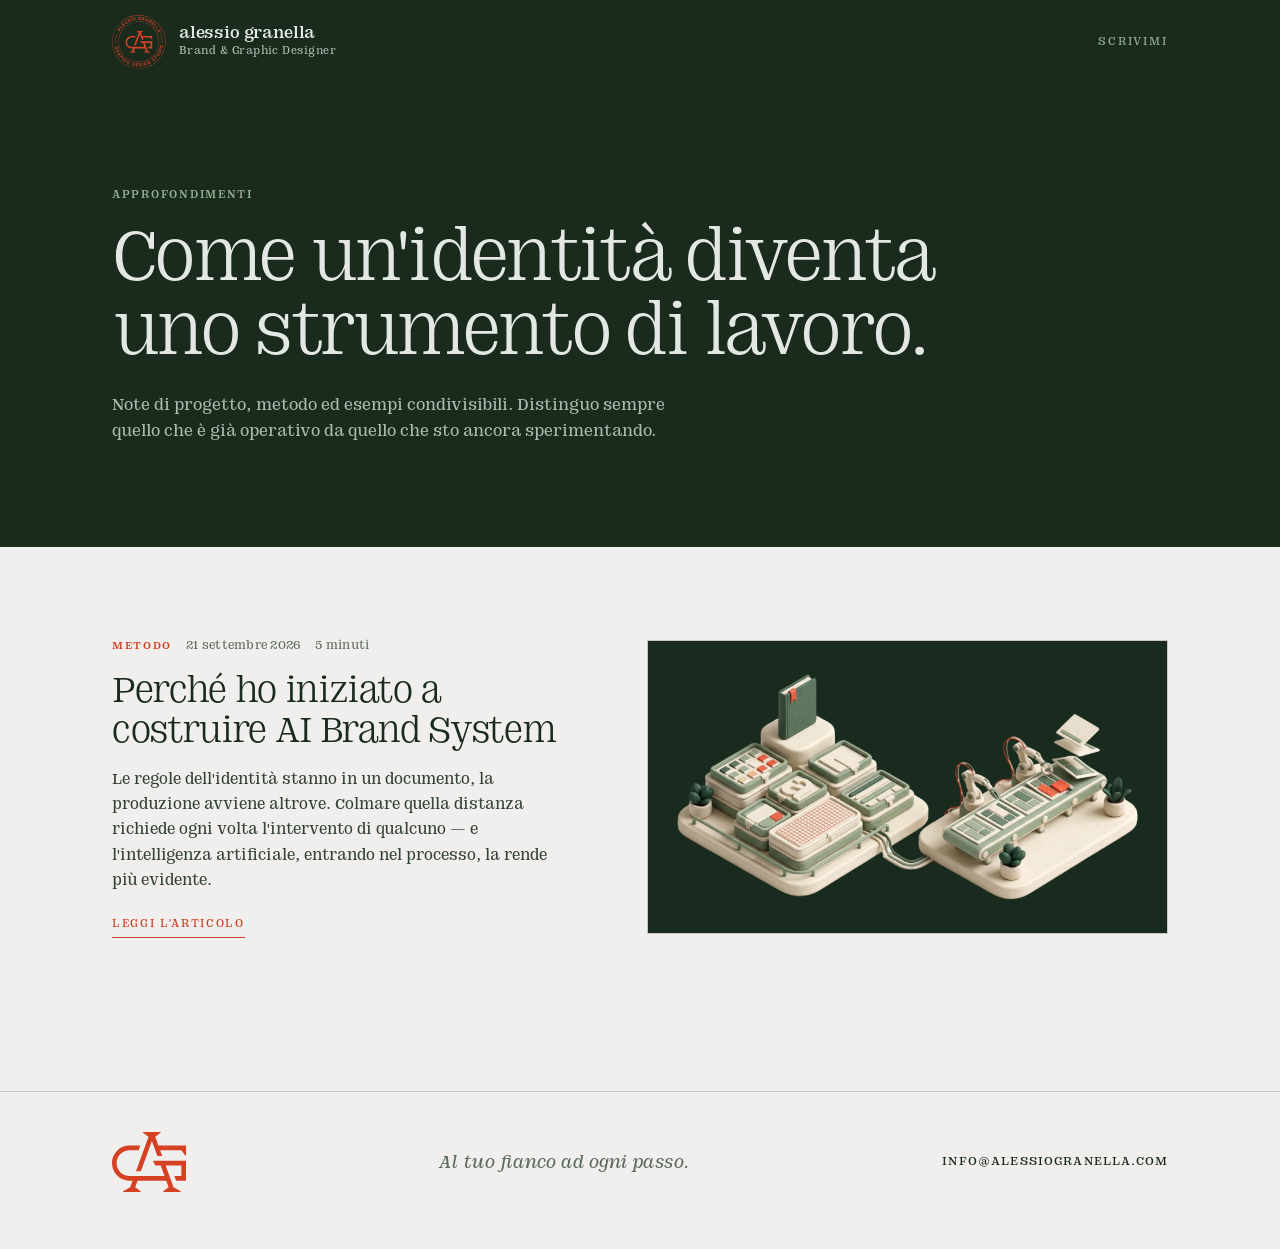
<file: approfondimenti/index.html>
<!doctype html>
<html lang="it">
<head>
<meta charset="utf-8">
<meta name="viewport" content="width=device-width,initial-scale=1">
<title>Approfondimenti · Alessio Granella</title>
<meta name="description" content="Note di progetto, metodo ed esempi condivisibili sul lavoro di trasformare un'identità visiva in un sistema utilizzabile dalle persone e dagli strumenti AI.">
<meta name="robots" content="noindex,nofollow">
<link rel="icon" type="image/svg+xml" href="/assets/ag-logo-round.svg">
<link rel="stylesheet" href="/approfondimenti/stile.css">
</head>
<body>

<nav class="nav">
  <div class="wrap">
    <a class="brand" href="/approfondimenti/">
      <img src="/assets/ag-logo-round.svg" alt="">
      <span><b>alessio granella</b><small>Brand &amp; Graphic Designer</small></span>
    </a>
    <a class="nav-sez" href="mailto:info@alessiogranella.com">Scrivimi</a>
  </div>
</nav>

<header class="testa">
  <div class="wrap">
    <p class="eyebrow">Approfondimenti</p>
    <h1>Come un'identità diventa uno strumento di lavoro.</h1>
    <p class="lead">Note di progetto, metodo ed esempi condivisibili. Distinguo sempre quello che è già operativo da quello che sto ancora sperimentando.</p>
  </div>
</header>

<main class="lista">
  <div class="wrap">

    <a class="pezzo" href="/approfondimenti/perche-ho-iniziato-a-costruire-ai-brand-system/">
      <figure class="pezzo-img">
        <img src="/assets/blog-01-perche-ai-brand-system-v2.webp" width="1600" height="900" loading="lazy" alt="A sinistra l'archivio del brand con il manuale e i vassoi di colori e griglie; a destra, su una piattaforma separata, il nastro di produzione che sforna pagine sempre più disallineate.">
      </figure>
      <div class="pezzo-txt">
        <div class="pezzo-meta">
          <span class="tag">Metodo</span>
          <time datetime="2026-09-21">21 settembre 2026</time>
          <span class="durata">5 minuti</span>
        </div>
        <h2>Perché ho iniziato a costruire AI Brand System</h2>
        <p>Le regole dell'identità stanno in un documento, la produzione avviene altrove. Colmare quella distanza richiede ogni volta l'intervento di qualcuno — e l'intelligenza artificiale, entrando nel processo, la rende più evidente.</p>
        <span class="vai">Leggi l'articolo</span>
      </div>
    </a>

  </div>
</main>

<footer class="foot">
  <div class="wrap">
    <a href="https://alessiogranella.com/"><img src="/assets/ag-logo-red.svg" alt="Alessio Granella"></a>
    <span class="payoff">Al tuo fianco ad ogni passo.</span>
    <nav>
      <a href="mailto:info@alessiogranella.com">info@alessiogranella.com</a>
    </nav>
  </div>
</footer>

</body>
</html>
</file>
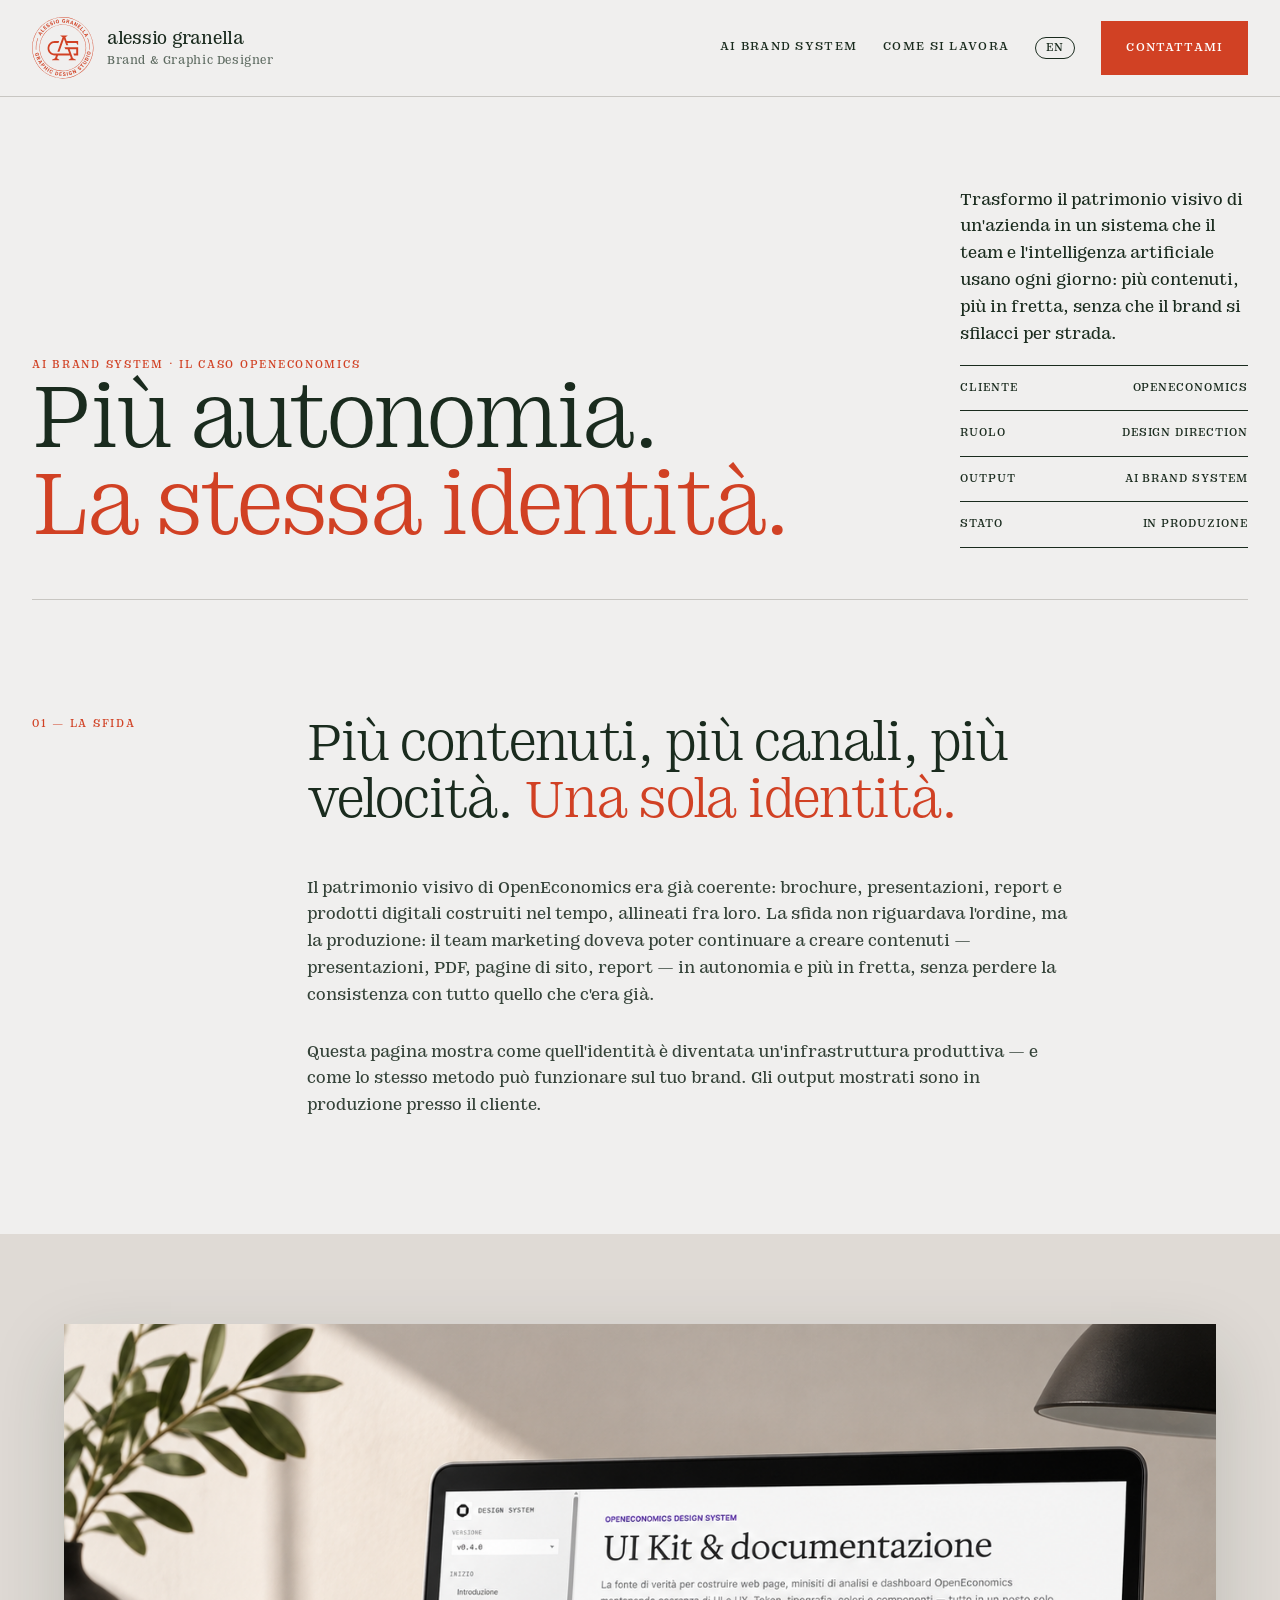
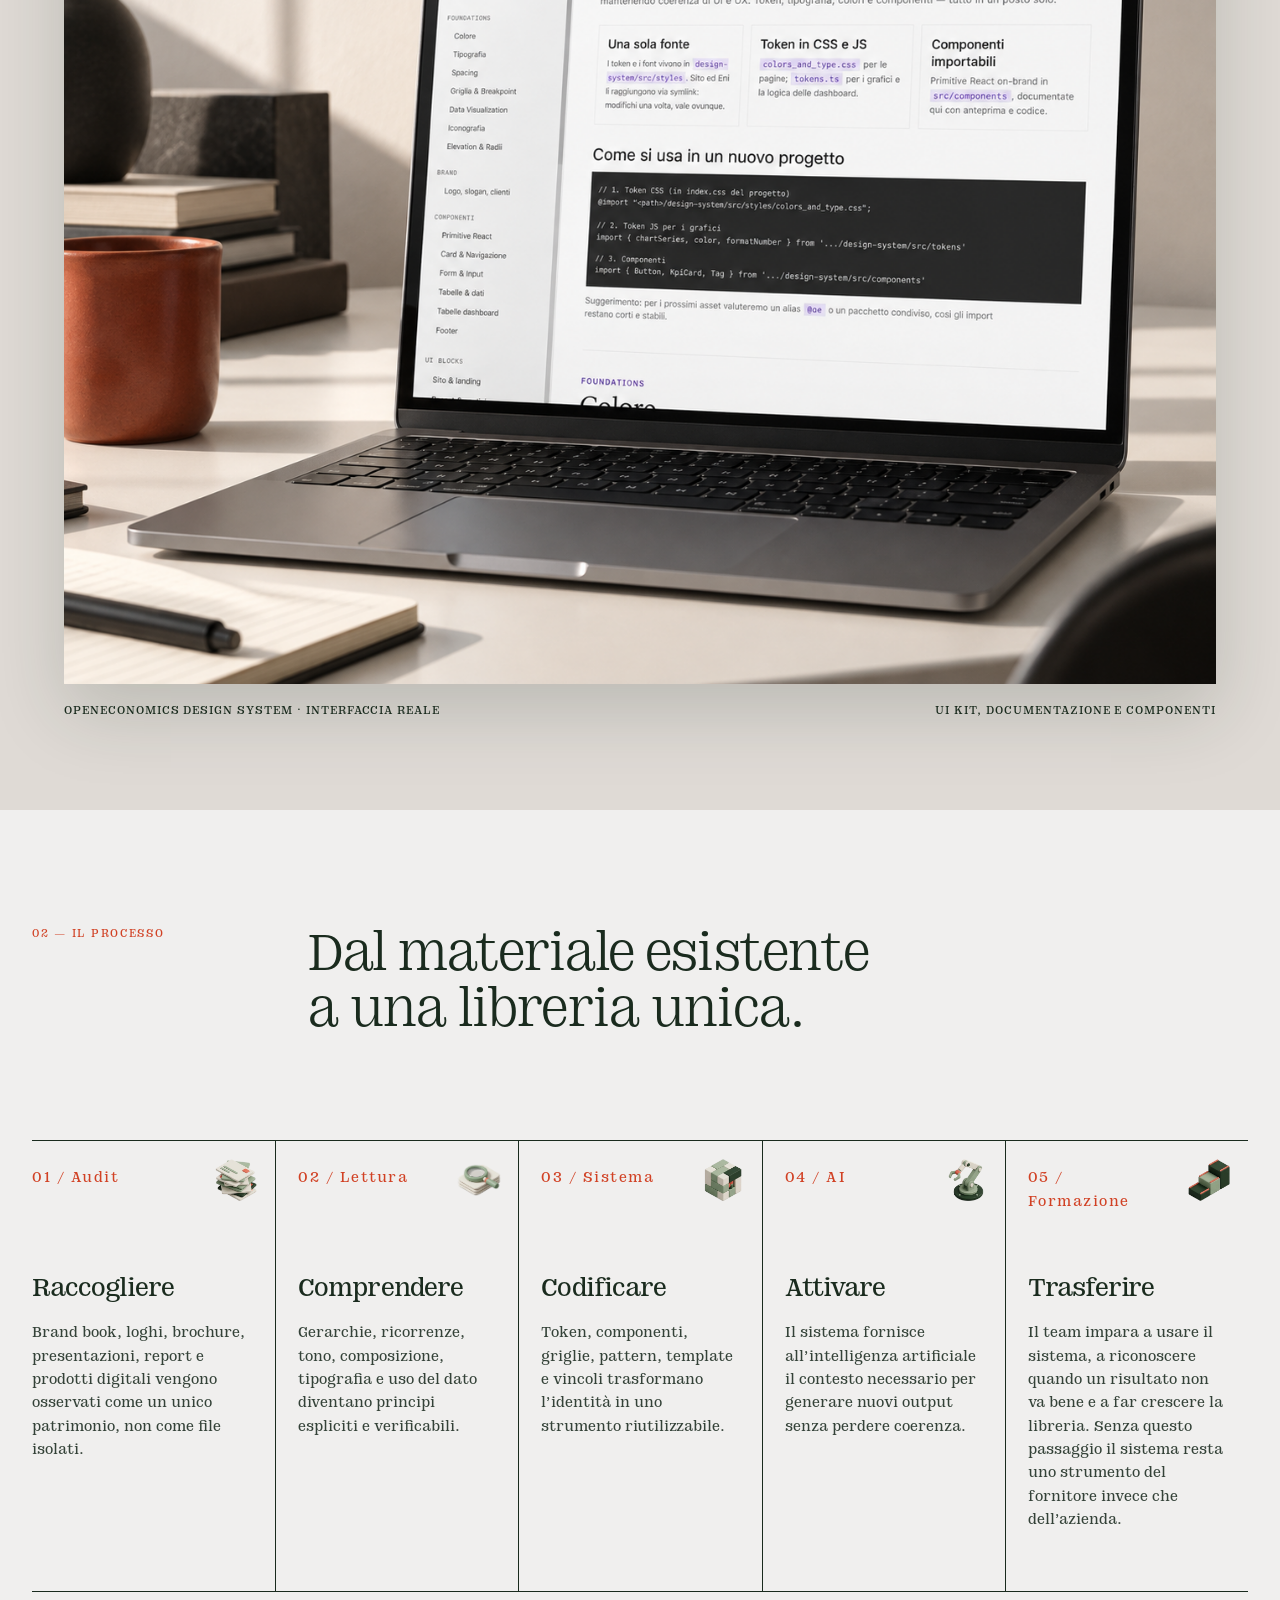
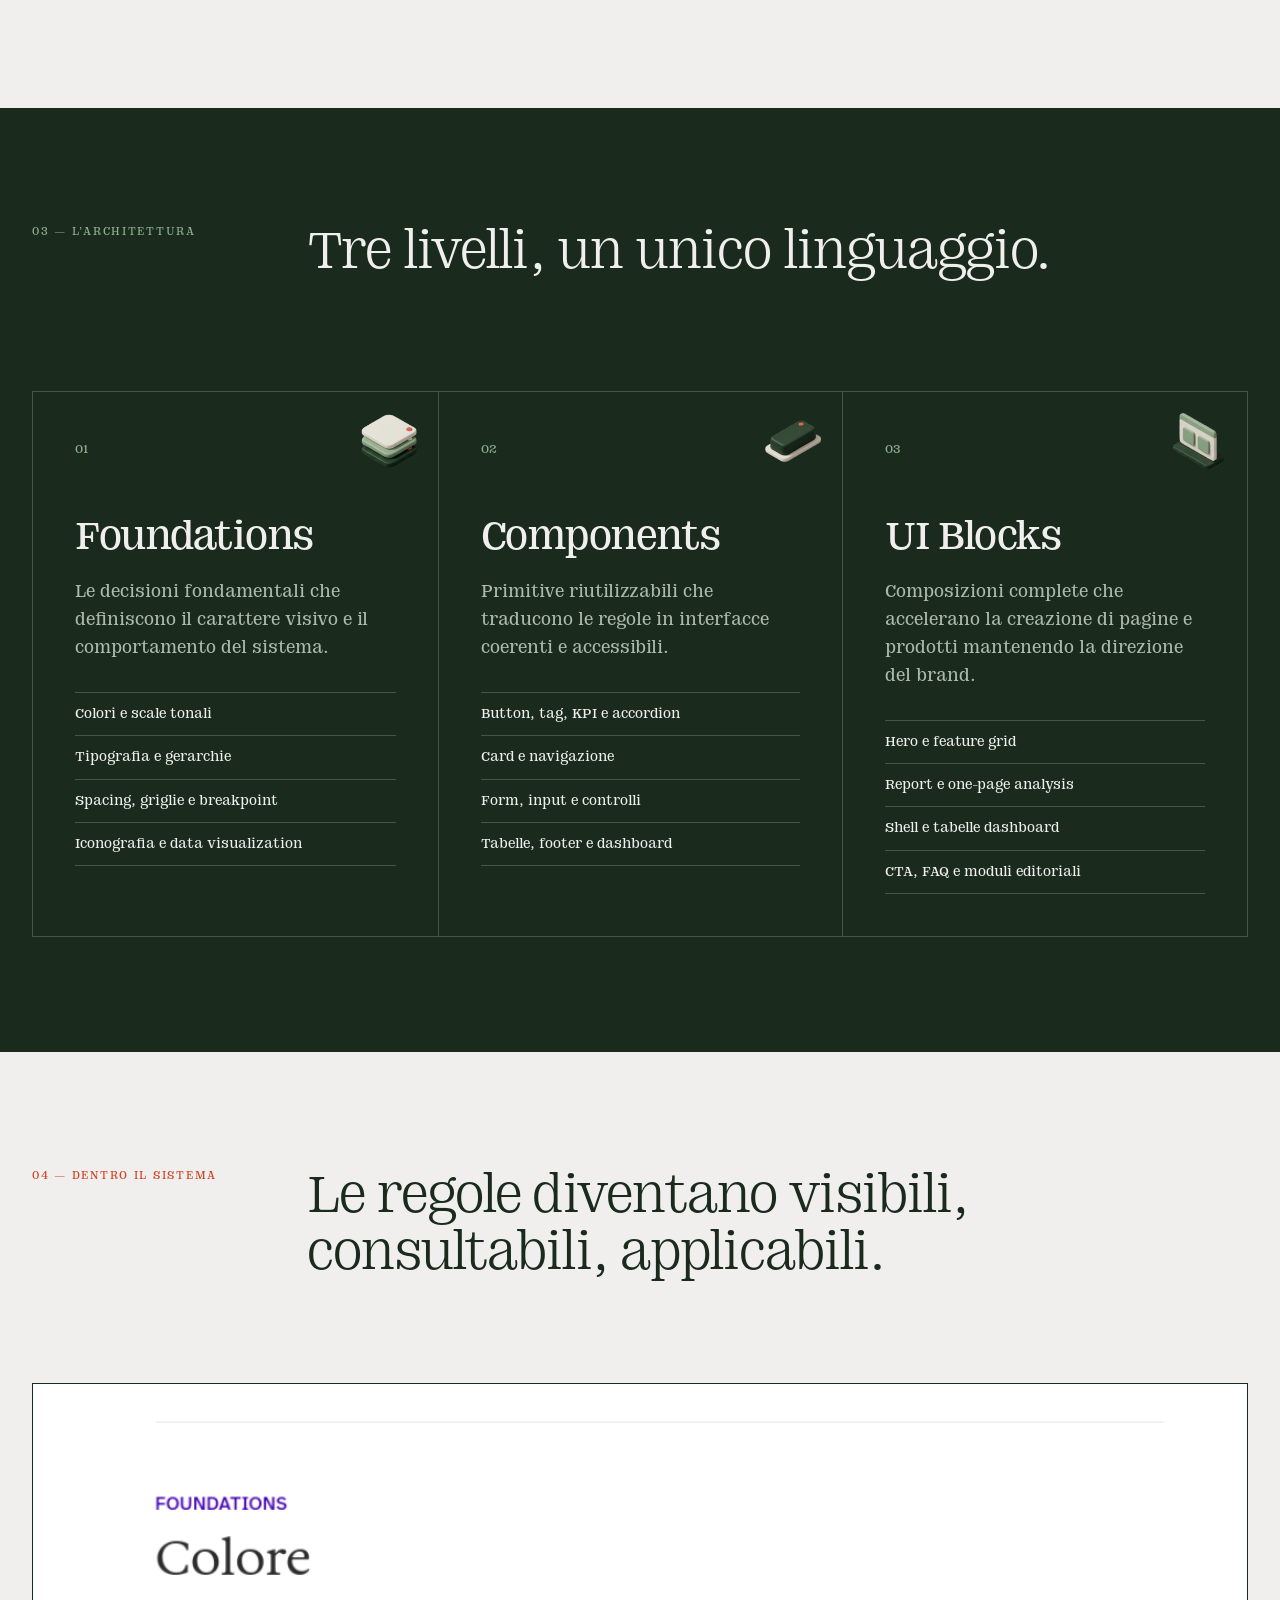
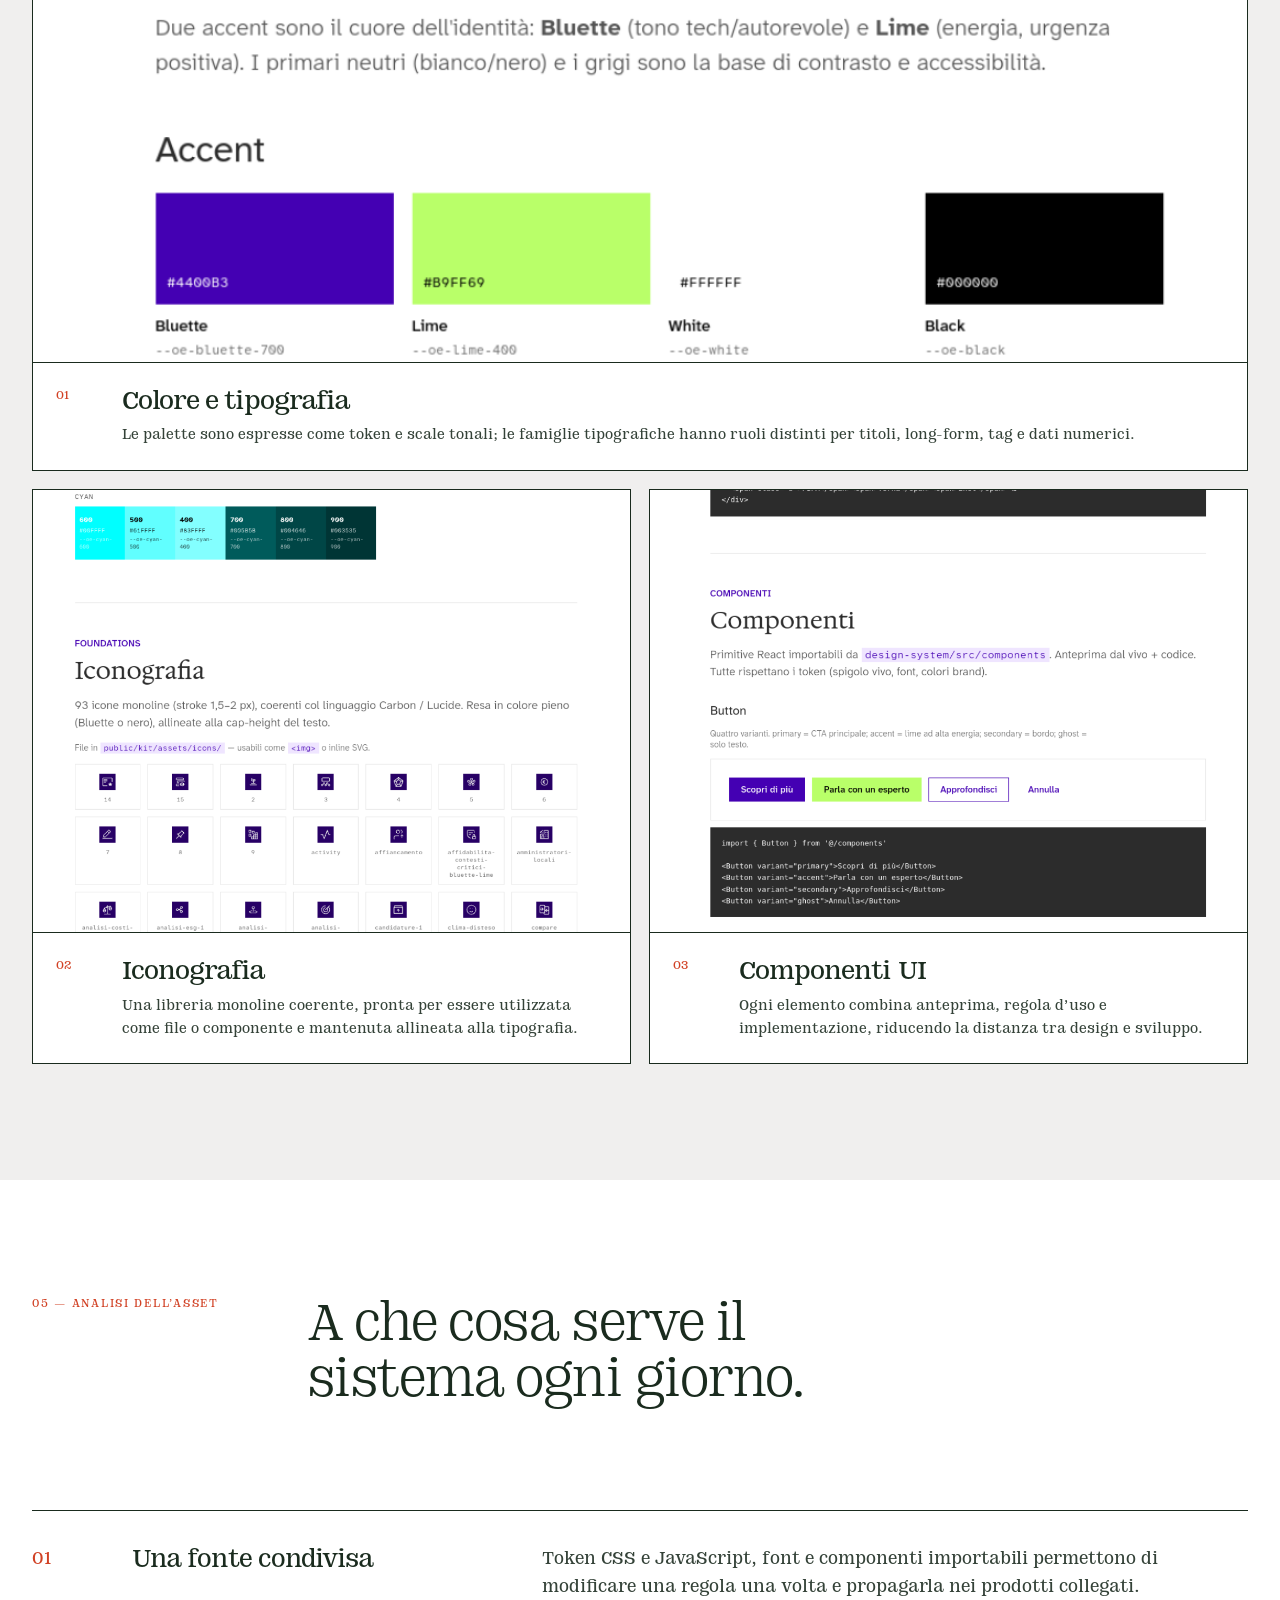
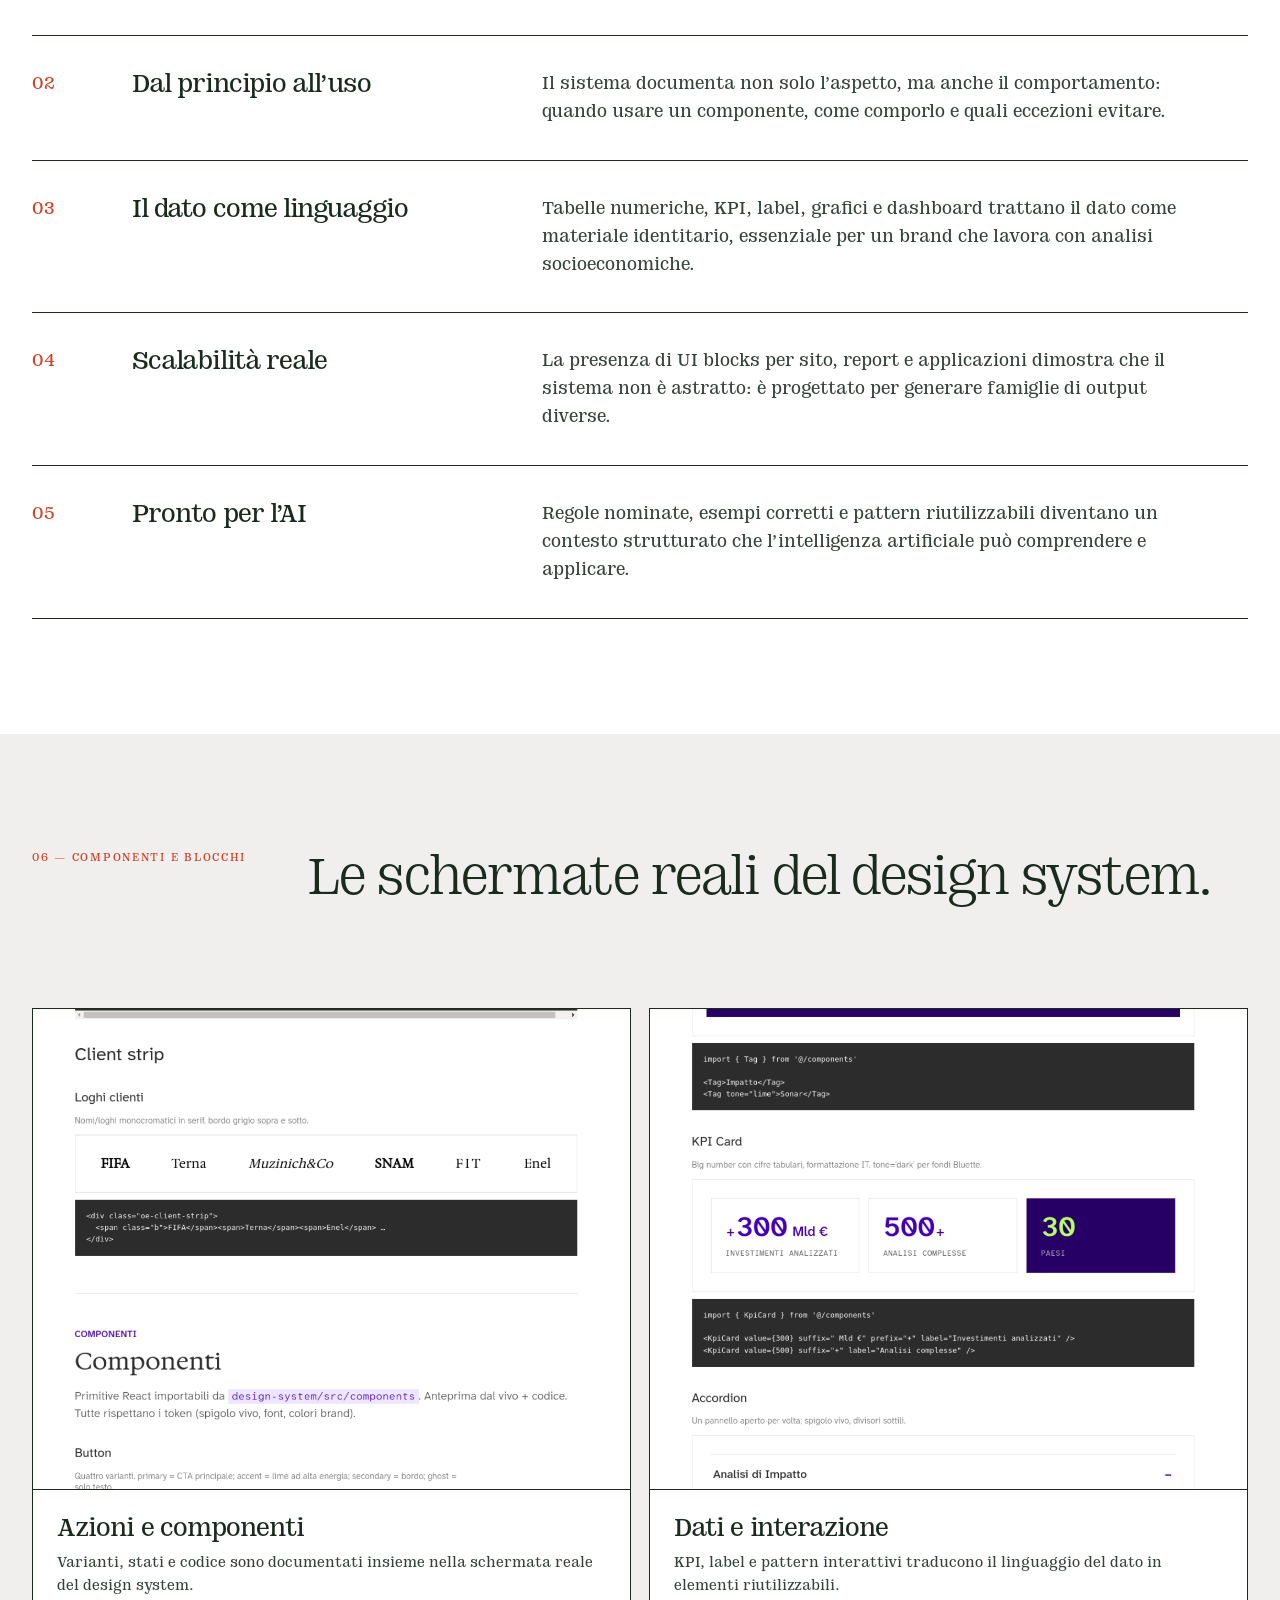
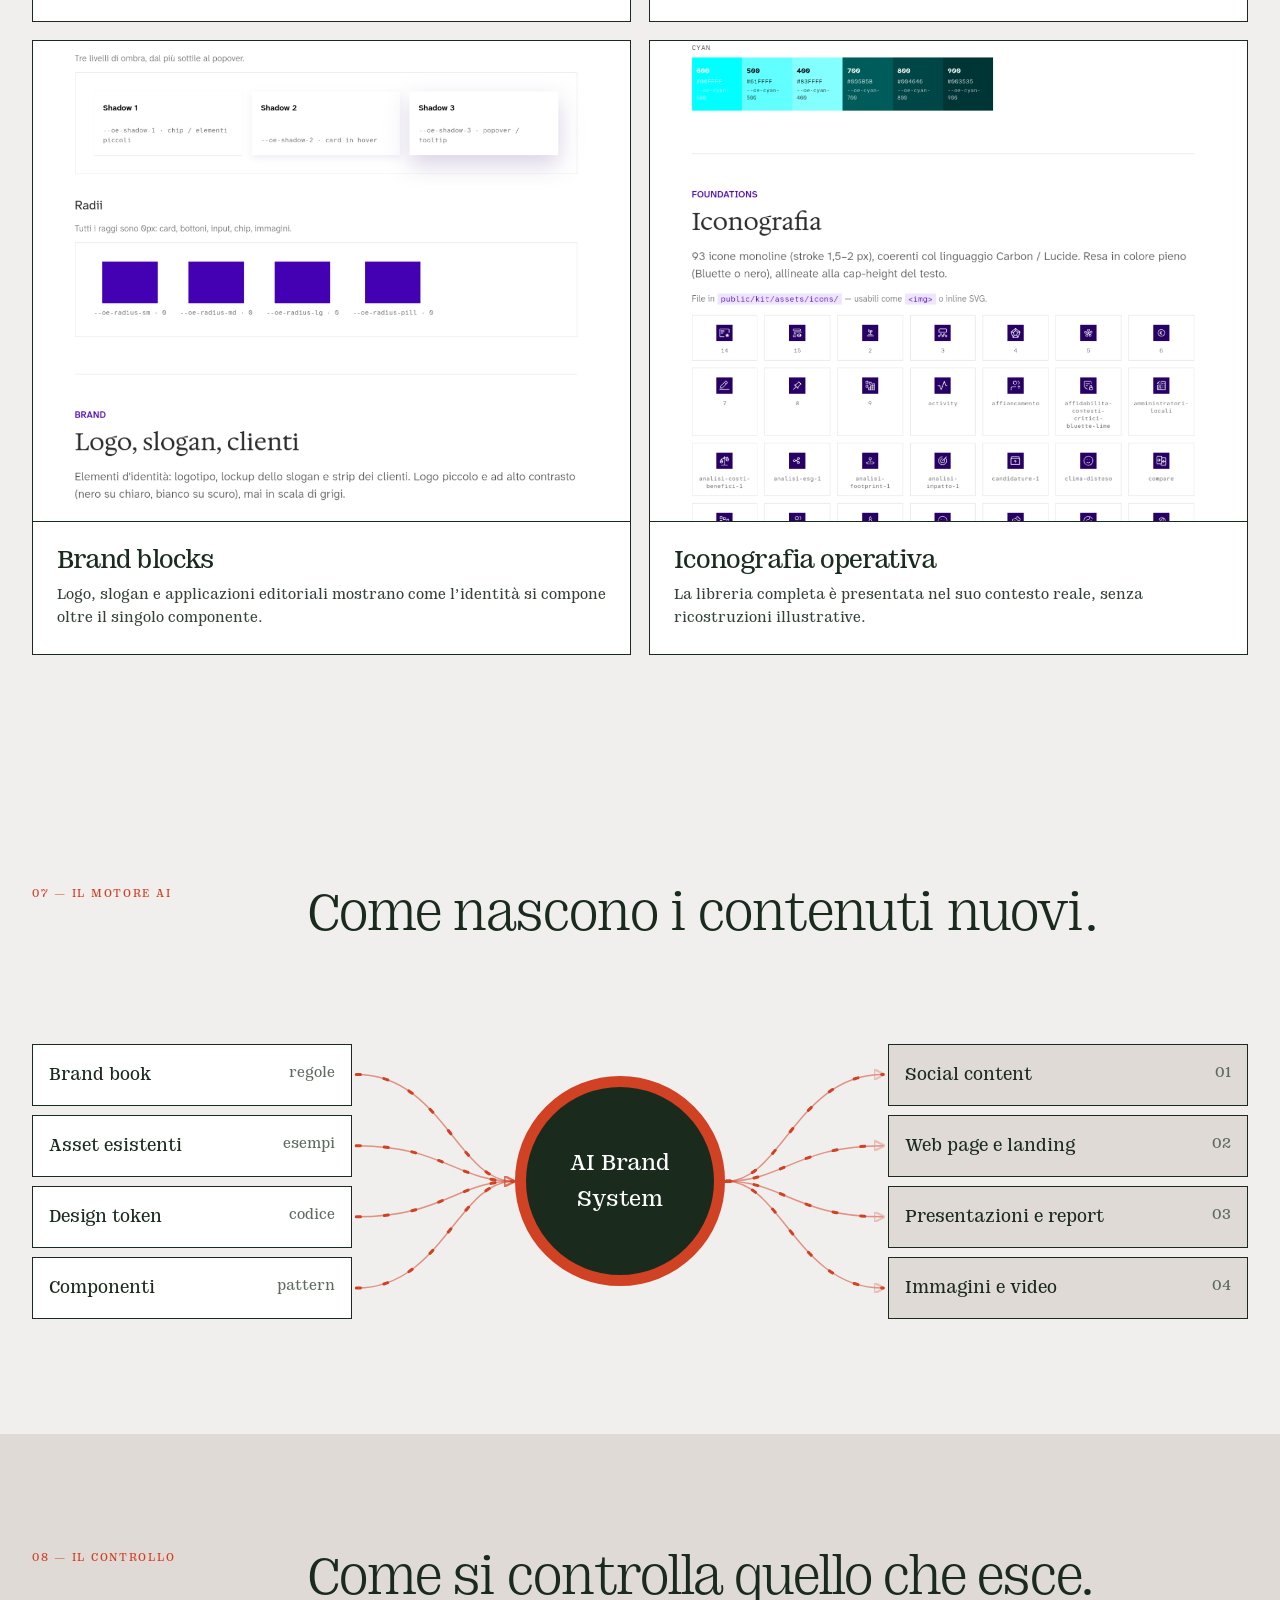
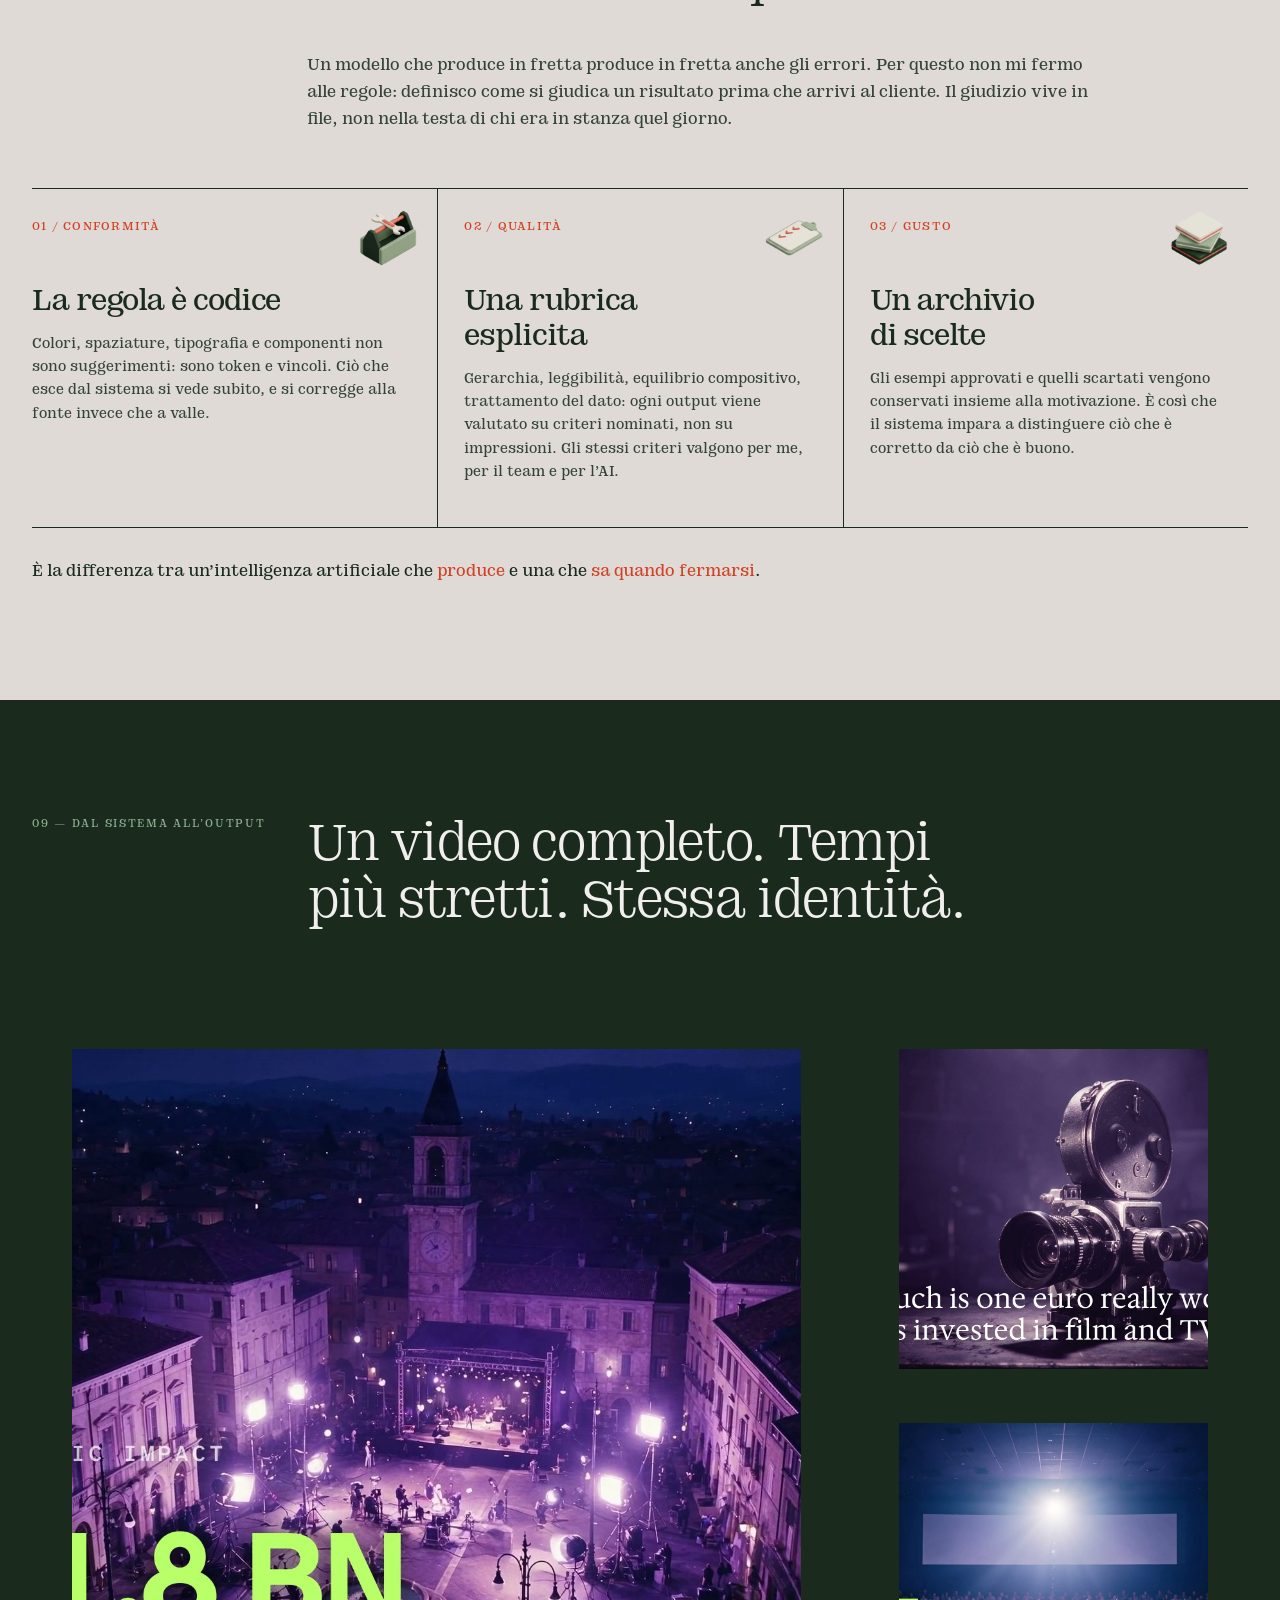
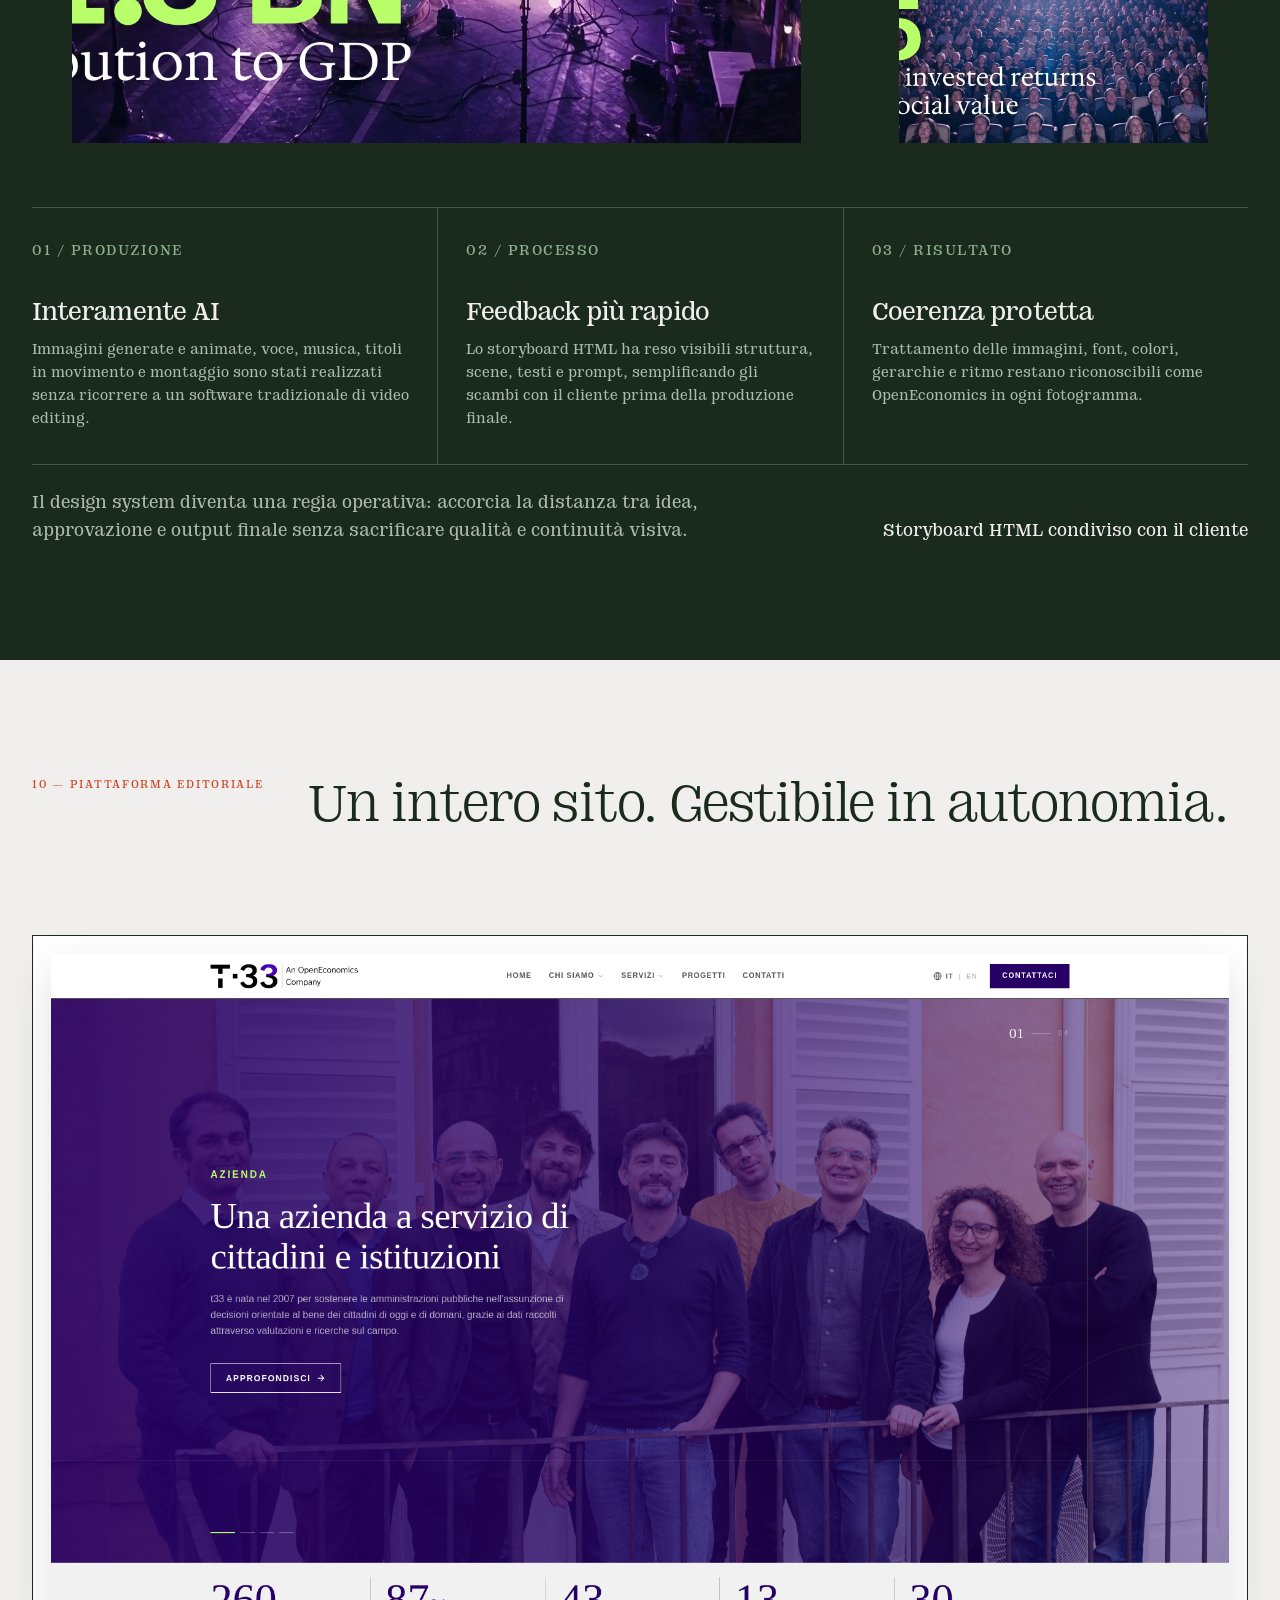
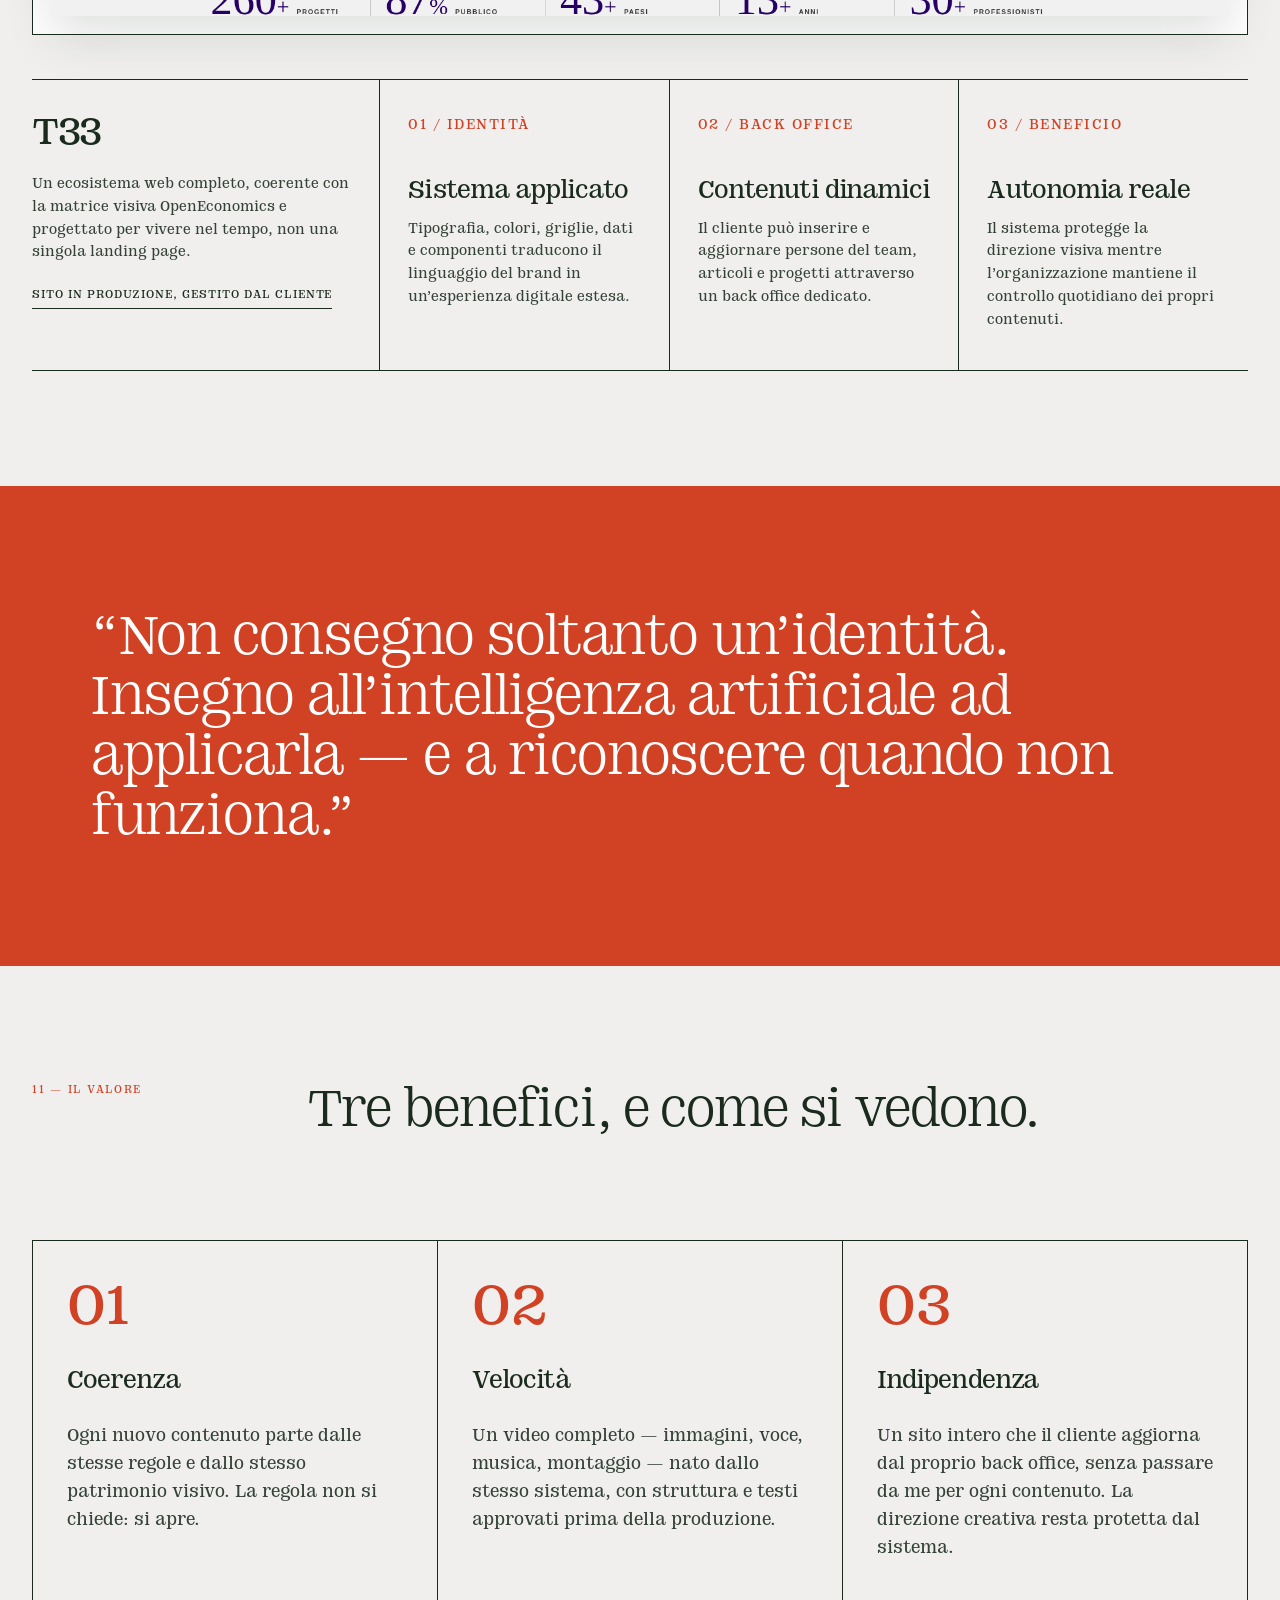
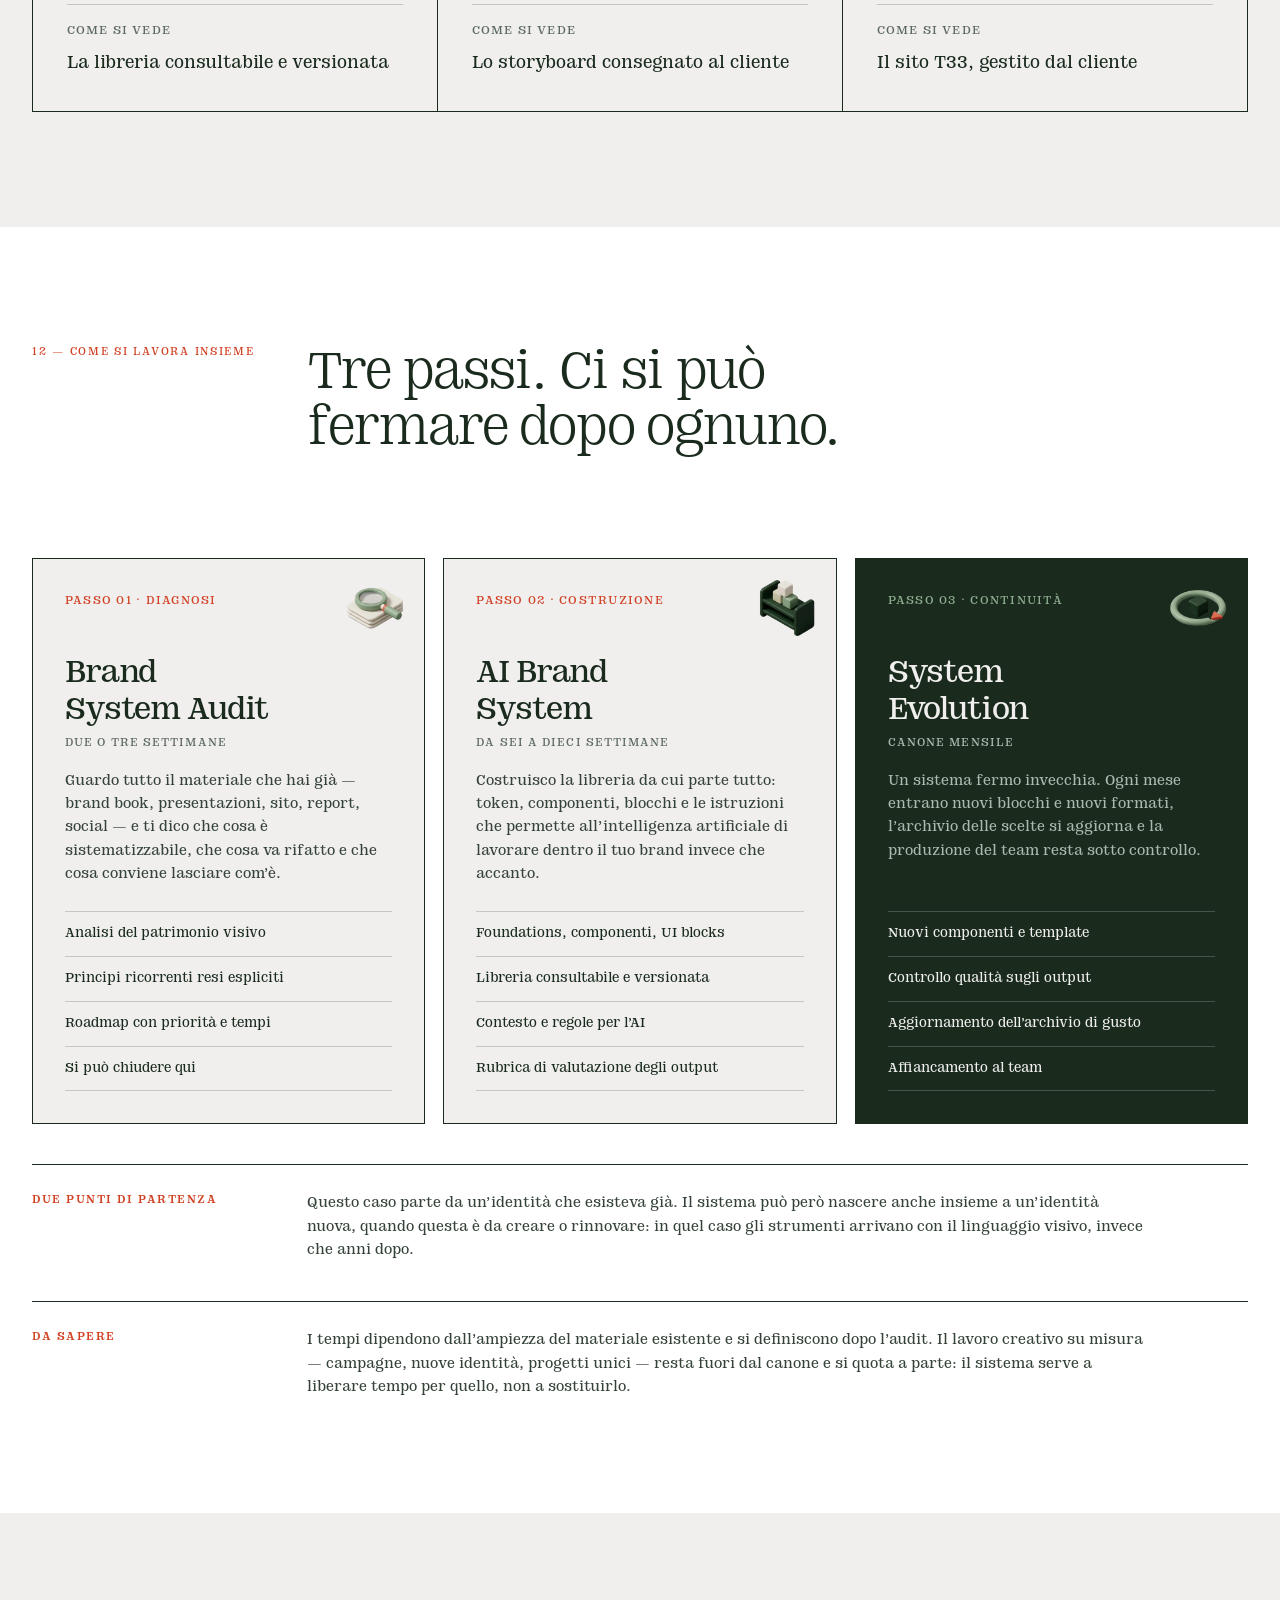
<file: case-study/index.html>
<!doctype html>
<html lang="it">
<head>
  <meta charset="utf-8">
  <meta name="viewport" content="width=device-width,initial-scale=1">
  <title>AI Brand System — Il tuo brand, applicato dall'AI senza perdere il controllo · Alessio Granella</title>
  <meta name="description" content="Trasformo identità, asset e conoscenza di marca in un sistema operativo che il tuo team e l'intelligenza artificiale usano ogni giorno. Il caso OpenEconomics, il metodo e come si lavora insieme.">
  <link rel="alternate" hreflang="it" href="https://aibrandsystem.alessiogranella.com/case-study/">
  <link rel="alternate" hreflang="en" href="https://aibrandsystem.alessiogranella.com/en/case-study/">
  <link rel="icon" type="image/svg+xml" href="assets/ag-logo-round.svg">
  <style>
    @font-face{font-family:Augustina;src:url('assets/augustina-light.otf') format('opentype');font-weight:300;font-display:swap}@font-face{font-family:Augustina;src:url('assets/augustina-italic.otf') format('opentype');font-weight:400;font-style:italic;font-display:swap}@font-face{font-family:Augustina;src:url('assets/augustina-regular.otf') format('opentype');font-weight:400;font-display:swap}@font-face{font-family:Augustina;src:url('assets/augustina-medium.otf') format('opentype');font-weight:600;font-display:swap}
    :root{--ink:#1a2b1e;--paper:#f0efee;--rust:#d14124;--soft:#dfdad5;--white:#fff;--line:#c8c6c2;--muted:#5d6a60;--line-dark:#485349;--muschio:#8faf90;--body:#344238;--on-dark:#e4e8e4;--on-dark-mut:#adb8ae;--max:1280px}
    *{box-sizing:border-box}html{scroll-behavior:smooth}body{margin:0;background:var(--paper);color:var(--ink);font-family:Augustina,Georgia,serif;font-weight:400;font-size:18px;line-height:1.55;-webkit-font-smoothing:antialiased}a{color:inherit}img{display:block;max-width:100%}.shell{max-width:var(--max);padding-inline:32px;margin:auto}.eyebrow{color:var(--rust);font-size:.72rem;font-weight:500;text-transform:uppercase;letter-spacing:.15em}.nav{position:sticky;top:0;z-index:40;background:rgba(240,239,238,.93);backdrop-filter:blur(9px);border-bottom:1px solid var(--line)}.nav .shell{display:flex;align-items:center;justify-content:space-between;height:96px;gap:20px}.brand{display:flex;align-items:center;gap:13px;text-decoration:none}.brand img{width:62px}.brand b{display:block;font-weight:500;font-size:1.12rem;letter-spacing:-.015em}.brand small{display:block;font-size:.76rem;color:var(--muted);letter-spacing:.05em}.nav-links{display:flex;align-items:center;gap:26px}.nav a{text-decoration:none}.nav-cta{font-size:.8rem;text-transform:uppercase;letter-spacing:.1em;border-bottom:1px solid transparent;padding-bottom:2px}.nav-cta:hover{border-color:currentColor}
    h1,h2,h3,p{margin-top:0}h1,h2,h3{font-weight:300;letter-spacing:-.035em;text-wrap:balance}h1{font-size:clamp(3.1rem,7.4vw,7.4rem);line-height:.92;margin-bottom:0}h2{font-size:clamp(2.2rem,4.4vw,4.1rem);line-height:1}h3{font-size:1.65rem;line-height:1.12;font-weight:400}.hero{display:grid;grid-template-columns:1.5fr .5fr;gap:clamp(36px,5vw,64px);align-items:end;padding-block:clamp(56px,7vw,92px) clamp(36px,4vw,52px);border-bottom:1px solid var(--line)}.hero h1 em{font-style:normal;color:var(--rust)}.hero-copy p{font-size:1.08rem}.meta{display:grid;grid-template-columns:1fr 1fr;border-top:1px solid;font-size:.75rem;text-transform:uppercase;letter-spacing:.08em}.meta span{padding:13px 0;border-bottom:1px solid}.meta span:nth-child(even){text-align:right}.intro{display:grid;grid-template-columns:.4fr 1.6fr;gap:40px;padding-block:clamp(72px,9vw,132px)}.intro h2 span{color:var(--rust)}.intro p{margin:30px 0 0;max-width:760px;font-size:1.08rem;color:var(--body)}
    .photo-stage{background:var(--soft);padding:7vw 5vw}.photo-stage img{width:min(1200px,100%);margin:auto;box-shadow:0 28px 70px rgba(26,43,30,.18)}.caption{display:flex;justify-content:space-between;gap:30px;max-width:1200px;margin:18px auto 0;font-size:.75rem;text-transform:uppercase;letter-spacing:.08em}
    .process{padding-block:clamp(72px,9vw,132px)}.section-head{display:grid;grid-template-columns:.4fr 1.6fr;gap:40px;margin-bottom:56px}.steps{display:grid;grid-template-columns:repeat(5,1fr);border-top:1px solid}.step{padding:25px 22px 45px 0;min-height:340px;border-bottom:1px solid}.step+.step{border-left:1px solid;padding-left:22px}.step small{color:var(--rust);letter-spacing:.1em}.step h3{margin:58px 0 18px}.step p{color:var(--body);font-size:.94rem}
    .architecture{background:var(--ink);color:var(--paper);padding-block:clamp(72px,9vw,132px)}.architecture .section-head{margin-bottom:65px}.architecture .eyebrow{color:var(--muschio)}.layers{display:grid;grid-template-columns:repeat(3,1fr);border:1px solid var(--line-dark)}.layer{padding:42px;min-height:455px}.layer+.layer{border-left:1px solid var(--line-dark)}.layer-num{color:var(--muschio);font-size:.8rem}.layer h3{font-size:2.6rem;margin:52px 0 18px}.layer p{color:var(--on-dark-mut)}.layer ul{list-style:none;margin:30px 0 0;padding:0;border-top:1px solid var(--line-dark)}.layer li{padding:10px 0;border-bottom:1px solid var(--line-dark);font-size:.9rem}
    .gallery{padding-block:clamp(72px,9vw,132px)}.gallery-grid{display:grid;grid-template-columns:1fr 1fr;gap:18px}.shot{background:#fff;border:1px solid var(--ink);overflow:hidden}.shot.wide{grid-column:1/-1}.shot-media{aspect-ratio:1.35/1;overflow:hidden;background:#e9e9e9}.shot.wide .shot-media{aspect-ratio:2.1/1}.shot img{width:100%;height:100%;object-fit:cover;object-position:top}.shot-body{padding:23px;display:grid;grid-template-columns:50px 1fr;gap:16px;border-top:1px solid}.shot-body span{color:var(--rust);font-size:.78rem}.shot-body h3{font-size:1.7rem;margin-bottom:8px}.shot-body p{margin:0;color:var(--body);font-size:.92rem}
    .analysis{padding-block:clamp(72px,9vw,132px);background:#fff}.analysis-list{border-top:1px solid}.analysis-row{display:grid;grid-template-columns:70px .7fr 1.3fr;gap:30px;padding:34px 0;border-bottom:1px solid}.analysis-row>span{color:var(--rust)}.analysis-row h3{margin:0}.analysis-row p{margin:0;color:var(--body);max-width:650px}
    .component-lab{padding-block:clamp(72px,9vw,132px)}.lab-grid{display:grid;grid-template-columns:1fr 1fr;gap:18px}.lab-card{border:1px solid;background:#fff;overflow:hidden}.lab-visual{height:480px;overflow:hidden;background:#fff}.lab-visual img{width:100%;height:100%;object-fit:cover;object-position:top}.lab-copy{padding:24px;border-top:1px solid}.lab-copy h3{margin:0 0 8px}.lab-copy p{margin:0;color:var(--body);font-size:.92rem}
    .system-map{padding-block:clamp(72px,9vw,132px);overflow:hidden}.map{display:grid;grid-template-columns:minmax(230px,320px) 210px minmax(260px,360px);justify-content:space-between;align-items:center;gap:70px;position:relative}.stack{display:grid;gap:9px;position:relative;z-index:2}.map-card{display:flex;justify-content:space-between;border:1px solid;padding:16px;background:#fff;position:relative}.map-card small{color:var(--muted)}.engine{width:210px;aspect-ratio:1;border-radius:50%;display:grid;place-items:center;text-align:center;background:var(--ink);color:white;border:11px solid var(--rust);font-size:1.45rem;position:relative;z-index:3}.engine:before,.engine:after{content:'';position:absolute;inset:-24px;border:1px solid var(--rust);border-radius:50%;opacity:0;animation:ripple 3.2s ease-out infinite}.engine:after{animation-delay:1.6s}.outputs .map-card{background:var(--soft)}.flow-network{position:absolute;inset:0;width:100%;height:100%;z-index:1;overflow:visible;pointer-events:none}.flow-network path{fill:none;stroke:var(--rust);stroke-width:1.5;vector-effect:non-scaling-stroke;opacity:.52}.flow-network .base path{marker-end:url(#flowArrow)}.flow-network .pulse path{stroke-width:3;stroke-linecap:round;stroke-dasharray:4 24;opacity:1;animation:networkFlow 2.3s linear infinite}.flow-network .pulse path:nth-child(2),.flow-network .pulse path:nth-child(6){animation-delay:-.55s}.flow-network .pulse path:nth-child(3),.flow-network .pulse path:nth-child(7){animation-delay:-1.1s}.flow-network .pulse path:nth-child(4),.flow-network .pulse path:nth-child(8){animation-delay:-1.65s}@keyframes ripple{0%{transform:scale(.88);opacity:.65}100%{transform:scale(1.26);opacity:0}}@keyframes networkFlow{to{stroke-dashoffset:-56}}
    .control{padding-block:clamp(72px,9vw,132px);background:var(--soft)}.control-lead{max-width:800px;font-size:1.08rem;color:var(--body);margin:30px 0 0}.control-grid{display:grid;grid-template-columns:repeat(3,1fr);border-top:1px solid var(--ink)}.control-grid article{padding:28px 26px 44px 0;border-bottom:1px solid var(--ink);min-height:330px}.control-grid article+article{border-left:1px solid var(--ink);padding-left:26px}.control-grid small{color:var(--rust);text-transform:uppercase;letter-spacing:.1em;font-size:.78rem}.control-grid h3{margin:46px 0 14px;font-size:1.95rem}.control-grid p{margin:0;color:var(--body);font-size:.94rem}.control-note{margin:30px 0 0;max-width:820px;font-size:1.08rem}.control-note em{font-style:normal;color:var(--rust)}
    .storyboard{padding-block:clamp(72px,9vw,132px);background:var(--ink);color:var(--paper)}.storyboard .eyebrow{color:var(--muschio)}.story-grid{display:grid;grid-template-columns:1.35fr .65fr;gap:18px}.story-frame{position:relative;overflow:hidden;min-height:320px}.story-frame:first-child{grid-row:span 2}.story-frame img{width:100%;height:100%;object-fit:cover;transition:transform .8s ease}.story-frame:hover img{transform:scale(1.025)}.story-proof{display:grid;grid-template-columns:repeat(3,1fr);margin-top:46px;border-top:1px solid var(--line-dark);border-bottom:1px solid var(--line-dark)}.story-proof article{padding:28px 28px 34px 0}.story-proof article+article{border-left:1px solid var(--line-dark);padding-left:28px}.story-proof small{color:var(--muschio);text-transform:uppercase;letter-spacing:.1em}.story-proof h3{margin:34px 0 12px}.story-proof p{margin:0;color:var(--on-dark-mut);font-size:.92rem}.story-note{display:flex;justify-content:space-between;align-items:end;gap:30px;margin-top:24px}.story-note p{margin:0;max-width:730px;color:var(--on-dark-mut)}.story-note a{color:var(--paper);text-transform:uppercase;text-decoration:none;font-size:.75rem;letter-spacing:.08em;border-bottom:1px solid;padding-bottom:3px;white-space:nowrap}
    .web-platform{padding-block:clamp(72px,9vw,132px)}.platform-visual{border:1px solid var(--ink);background:#fff;padding:18px}.platform-visual img{width:100%;box-shadow:0 18px 45px rgba(26,43,30,.14)}.platform-grid{display:grid;grid-template-columns:1.2fr repeat(3,1fr);margin-top:44px;border-top:1px solid;border-bottom:1px solid}.platform-intro,.platform-item{padding:30px 28px 38px 0}.platform-item{border-left:1px solid;padding-left:28px}.platform-item small{color:var(--rust);text-transform:uppercase;letter-spacing:.1em}.platform-item h3{margin:38px 0 12px}.platform-item p,.platform-intro p{margin:0;color:var(--body);font-size:.92rem}.platform-intro h3{font-size:2.5rem;margin-bottom:18px}.platform-link{display:inline-block;margin-top:22px;text-transform:uppercase;text-decoration:none;font-size:.75rem;letter-spacing:.08em;border-bottom:1px solid;padding-bottom:3px}
    .quote{padding:120px 7vw;background:var(--rust);color:#fff}.quote p{font-size:clamp(2rem,4.6vw,4.4rem);line-height:1.02;letter-spacing:-.035em;margin:0;font-weight:300}.quote p:before{content:'“'}.quote p:after{content:'”'}
    .results{padding-block:clamp(72px,9vw,132px)}.result-grid{display:grid;grid-template-columns:repeat(3,1fr);gap:1px;background:var(--ink);border:1px solid}.result{background:var(--paper);padding:34px;min-height:330px;display:flex;flex-direction:column}.result b{font-size:3.8rem;color:var(--rust);font-weight:400;line-height:1;margin-bottom:30px}.result>div{display:flex;flex-direction:column;flex:1}.result p{color:var(--body)}.result-proof{margin:24px 0 0;border-top:1px solid var(--line);padding-top:16px}.result>div>p{flex:1}.result-proof small{display:block;color:var(--muted);font-size:.8rem;text-transform:uppercase;letter-spacing:.09em;margin-bottom:9px}.result-proof a{display:inline-block;text-decoration:none;font-size:.75rem;text-transform:uppercase;letter-spacing:.08em;border-bottom:1px solid;padding-bottom:3px}
    .offer{padding-block:clamp(72px,9vw,132px);background:#fff}.offer-grid{display:grid;grid-template-columns:repeat(3,1fr);gap:18px}.offer-card{border:1px solid var(--ink);background:var(--paper);padding:32px;display:flex;flex-direction:column}.offer-card small{color:var(--rust);text-transform:uppercase;letter-spacing:.1em;font-size:.78rem}.offer-card h3{margin:44px 0 6px;font-size:2.05rem}.offer-time{display:block;font-size:.76rem;text-transform:uppercase;letter-spacing:.09em;color:var(--muted);margin-bottom:16px}.offer-card p{margin:0 0 26px;color:var(--body);font-size:.94rem}.offer-card ul{list-style:none;margin:auto 0 0;padding:0;border-top:1px solid var(--line)}.offer-card li{padding:11px 0;border-bottom:1px solid var(--line);font-size:.88rem}.offer-card--key{background:var(--ink);color:var(--paper);border-color:var(--ink)}.offer-card--key small{color:var(--muschio)}.offer-card--key p{color:var(--on-dark-mut)}.offer-card--key .offer-time{color:var(--on-dark-mut)}.offer-card--key ul,.offer-card--key li{border-color:var(--line-dark)}.offer-note{display:grid;grid-template-columns:.4fr 1.6fr;gap:40px;margin-top:40px;border-top:1px solid var(--ink);padding-top:26px}.offer-note p{margin:0;color:var(--body);font-size:.94rem;max-width:840px}.offer-note span{color:var(--rust);font-size:.74rem;text-transform:uppercase;letter-spacing:.13em;font-weight:600}
    .faq{padding-block:clamp(72px,9vw,132px)}.faq-list{border-top:1px solid}.faq-row{display:grid;grid-template-columns:.7fr 1.3fr;gap:44px;padding:34px 0;border-bottom:1px solid}.faq-row h3{margin:0;font-size:1.6rem}.faq-row p{margin:0;color:var(--body);max-width:700px}
    .cta{padding-block:clamp(78px,9vw,132px) 80px;border-top:1px solid}.cta h2 span{color:var(--rust)}.cta-row{display:flex;justify-content:space-between;align-items:end;gap:30px}.cta-row p{max-width:560px}.cta-actions{display:flex;align-items:center;gap:26px;white-space:nowrap}.button{background:var(--rust);border:1px solid var(--rust);color:#fff;text-decoration:none;padding:16px 24px;text-transform:uppercase;letter-spacing:.09em;font-size:.8rem;transition:background .18s,border-color .18s}.button:hover{background:#b8381f;border-color:#b8381f}.cta-actions a:last-child{text-decoration:none;font-size:.75rem;text-transform:uppercase;letter-spacing:.08em;border-bottom:1px solid;padding-bottom:3px}
    .footer{padding-block:40px 54px;border-top:1px solid var(--line)}.footer .shell{display:flex;flex-wrap:wrap;gap:24px 40px;justify-content:space-between;align-items:center}.footer img{width:74px}.footer .payoff{font-style:italic;color:var(--muted)}.footer nav{display:flex;flex-wrap:wrap;gap:22px}.footer a{text-decoration:none;font-size:.8rem;text-transform:uppercase;letter-spacing:.09em;border-bottom:1px solid transparent;padding-bottom:2px}.footer a:hover{border-color:currentColor}.reveal{opacity:0;transform:translateY(22px);transition:.7s}.reveal.visible{opacity:1;transform:none}
    @media(max-width:900px){.hero,.intro,.section-head{grid-template-columns:1fr}.nav-links .nav-cta{display:none}.hero{min-height:720px}.steps,.layers{grid-template-columns:1fr 1fr}.layer:nth-child(3){grid-column:1/-1;border-left:0;border-top:1px solid var(--line-dark)}.gallery-grid,.lab-grid,.story-grid{grid-template-columns:1fr}.story-frame:first-child{grid-row:auto}.story-frame{aspect-ratio:16/9;min-height:0}.story-proof,.platform-grid,.control-grid,.offer-grid{grid-template-columns:1fr}.story-proof article+article,.platform-item{border-left:0;border-top:1px solid var(--line-dark);padding-left:0}.control-grid article{min-height:0;padding-right:0}.control-grid article+article{border-left:0;padding-left:0}.offer-note,.faq-row{grid-template-columns:1fr;gap:14px}.story-note{align-items:flex-start;flex-direction:column}.shot.wide{grid-column:auto}.analysis-row{grid-template-columns:50px 1fr}.analysis-row p{grid-column:2}.map{grid-template-columns:1fr}.flow-network{display:none}.engine{margin:auto}.result-grid{grid-template-columns:1fr}.result{min-height:0}.cta-row{align-items:flex-start;flex-direction:column}}
    @media(max-width:600px){body{font-size:16px}.shell{padding-inline:18px}.nav .shell{height:76px}.brand img{width:50px}.brand small{display:none}.nav-cta{display:none}.hero{padding-top:55px}.intro,.process,.gallery,.analysis,.component-lab,.system-map,.results,.control,.offer,.faq{padding-block:82px}.steps,.layers{grid-template-columns:1fr}.step+.step{border-left:0;padding-left:0}.layer+.layer,.layer:nth-child(3){border-left:0;border-top:1px solid var(--line-dark);grid-column:auto}.layer{min-height:auto;padding:30px 22px}.photo-stage{padding:45px 18px}.caption{flex-direction:column}.shot-media,.shot.wide .shot-media{aspect-ratio:1/1}.lab-visual{height:360px}.analysis-row{grid-template-columns:38px 1fr}.quote{padding:80px 20px}.offer-card{padding:26px}.cta-actions{flex-direction:column;align-items:flex-start;gap:18px}.footer{align-items:flex-start;gap:35px;flex-direction:column}}
    @media(prefers-reduced-motion:reduce){.reveal{opacity:1;transform:none;transition:none}.engine:before,.engine:after,.flow-network .pulse path{animation:none}}
  
/* ── modulo di contatto ───────────────────────────────────────────────────
   Il solo mailto: lascia fuori chi non ha un client di posta configurato:
   il link non apre nulla e il contatto si perde in silenzio. */
#contact{scroll-margin-top:96px}
.cta-row{align-items:flex-start}
.solo-stampa{display:none}
.cta-form{flex:0 0 370px;border:1px solid var(--line);background:var(--white);padding:26px}
.cta-form h3{margin:0 0 4px;font-size:1.15rem;font-weight:400;color:var(--ink)}
.cta-form .sub{margin:0 0 18px;font-size:.85rem;color:var(--muted)}
.cta-form .campo{margin-bottom:14px}
.cta-form label{display:block;font-size:.72rem;text-transform:uppercase;letter-spacing:.1em;color:var(--muted);margin-bottom:6px}
.cta-form input,.cta-form textarea{width:100%;font:inherit;font-size:.92rem;color:var(--ink);
  background:var(--white);border:1px solid var(--line);padding:11px 12px;border-radius:0}
.cta-form textarea{min-height:92px;resize:vertical}
.cta-form input::placeholder,.cta-form textarea::placeholder{color:var(--muted);opacity:.7}
.cta-form input:focus,.cta-form textarea:focus{outline:none;border-color:var(--rust)}
.cta-form .consenso{display:flex;gap:10px;align-items:flex-start;font-size:.78rem;color:var(--muted);
  margin:2px 0 18px;text-transform:none;letter-spacing:0;line-height:1.45}
.cta-form .consenso input{width:18px;height:18px;flex:0 0 18px;margin-top:2px;accent-color:var(--rust)}
.cta-form button{width:100%;cursor:pointer;font-family:inherit}
.cta-form button[disabled]{opacity:.6;cursor:default}
.cta-form .err{margin:12px 0 0;font-size:.8rem;color:var(--rust);min-height:1em}
.cta-form .err a{color:var(--rust)}
.cta-form .hint{margin:14px 0 0;font-size:.78rem;color:var(--muted)}
.cta-form .hint a{color:var(--ink)}
.cta-form .ok{display:none}
.cta-form.done form{display:none}
.cta-form.done .ok{display:block}
.cta-form .ok p{margin:8px 0 0;font-size:.9rem;color:var(--muted)}
@media(max-width:860px){.cta-form{flex:1 1 auto;width:100%}}

    @media print{
      @page{size:A4;margin:12mm 10mm}
      *{-webkit-print-color-adjust:exact!important;print-color-adjust:exact!important}
      html,body{background:#fff}
      /* le sezioni compaiono allo scorrimento: in stampa vanno forzate visibili */
      .reveal{opacity:1!important;transform:none!important;transition:none!important}
      /* la barra in alto non deve galleggiare né ripetersi */
      .nav{position:static!important;backdrop-filter:none}
      .nav-links{display:none}
      /* niente animazioni sui grafici */
      .engine:before,.engine:after,.flow-network .pulse path{animation:none!important}
      /* non spezzare gli elementi a metà */
      .step,.layer,.shot,.lab-card,.offer-card,.result,.faq-row,.platform-item,
      .map-card,.analysis-row,.control-grid article,.story-proof article,
      .story-frame,.platform-visual,.photo-stage{break-inside:avoid;page-break-inside:avoid}
      /* un titolo non resta orfano in fondo alla pagina, ne si spezza a meta */
      h1,h2,h3,.section-head{break-after:avoid;page-break-after:avoid}
      h1,h2,h3{break-inside:avoid;page-break-inside:avoid}
      /* le altezze minime servono allo schermo: su carta sprecano pagine e
         lasciano i titoli soli, perche la griglia sotto non entra piu */
      .step,.layer,.control-grid article,.story-frame,.result{min-height:0}
      /* la copertina tiene la sua pagina */
      .hero{break-after:page;page-break-after:always}
      /* la foto a piena larghezza non entrava sotto il testo d'apertura e
         slittava, lasciando una pagina quasi bianca: qui viene contenuta */
      .photo-stage img{max-height:510px;width:auto;max-width:100%;margin-inline:auto}
      .step{padding-bottom:20px}
      .step h3{margin:20px 0 10px}
      .section-head{margin-bottom:26px}
      .intro,.process,.architecture,.gallery,.analysis,.component-lab,.system-map,
      .control,.storyboard,.web-platform,.results,.offer,.faq,.cta{padding-block:16mm}
      /* su carta un modulo da compilare non serve: al suo posto i recapiti */
      .cta-form{display:none}
      .solo-stampa{display:block!important}
      /* i link su carta non servono sottolineati */
      a{text-decoration:none}
      .quote{break-inside:avoid}
    }

/* icone 3D nelle schede: nello spazio libero in alto a destra */
/* min-width:0 e obbligatorio: senza, il padding del titolo diventa larghezza
   minima della colonna e la griglia non riesce piu a stringersi */
.step,.layer,.control-grid article,.offer-card{position:relative;min-width:0}
.cs-ico{position:absolute;top:18px;right:18px;width:62px;height:62px;display:block}
.step h3,.layer h3,.control-grid article h3,.offer-card h3{padding-right:86px}
.control-grid article small,.offer-card small{display:block;padding-right:86px}
/* le colonne dei cinque passi sono strette: icona piu piccola, e l'etichetta
   tiene un'altezza fissa perche i titoli restino allineati fra le schede */
.step .cs-ico{width:46px;height:46px;top:16px;right:16px}
.step small{display:block;padding-right:66px;min-height:3.3em}
.step h3{padding-right:0}
@media(max-width:900px){.cs-ico{width:52px;height:52px;top:14px;right:14px}
  .step h3,.layer h3,.control-grid article h3,.offer-card h3{padding-right:74px}
  .step small,.control-grid article small,.offer-card small{padding-right:74px}}

/* con cinque passi le colonne si stringono troppo fra 900 e 1100px:
   la parola piu lunga non si spezza e finisce sotto l'icona */
@media(min-width:901px) and (max-width:1100px){.steps{grid-template-columns:repeat(3,1fr)}}
/* selettore lingua */
.nav-lang{font-size:.75rem;letter-spacing:.1em;text-decoration:none;border:1px solid currentColor;border-radius:99px;padding:4px 10px;line-height:1}
.nav-lang:hover{background:var(--ink);color:var(--paper)}
</style>
</head>
<body>
<nav class="nav"><div class="shell">
  <a class="brand" href="https://alessiogranella.com/"><img src="assets/ag-logo-round.svg" alt=""><span><b>alessio granella</b><small>Brand &amp; Graphic Designer</small></span></a>
  <div class="nav-links"><a class="nav-cta" href="../">AI Brand System</a><a class="nav-cta" href="#offerta">Come si lavora</a><a class="nav-lang" href="../en/case-study/" hreflang="en" lang="en">EN</a><a class="button" href="#contact">Contattami</a></div>
</div></nav>

  <div class="shell">
    <header class="hero"><div><div class="eyebrow">AI Brand System · Il caso OpenEconomics</div><h1>Più autonomia.<br><em>La stessa identità.</em></h1></div><div class="hero-copy"><p>Trasformo il patrimonio visivo di un'azienda in un sistema che il team e l'intelligenza artificiale usano ogni giorno: più contenuti, più in fretta, senza che il brand si sfilacci per strada.</p><div class="meta"><span>Cliente</span><span>OpenEconomics</span><span>Ruolo</span><span>Design direction</span><span>Output</span><span>AI Brand System</span><span>Stato</span><span>In produzione</span></div></div></header>
    <section class="intro reveal"><div class="eyebrow">01 — La sfida</div><div><h2>Più contenuti, più canali, più velocità. <span>Una sola identità.</span></h2><p>Il patrimonio visivo di OpenEconomics era già coerente: brochure, presentazioni, report e prodotti digitali costruiti nel tempo, allineati fra loro. La sfida non riguardava l'ordine, ma la produzione: il team marketing doveva poter continuare a creare contenuti — presentazioni, PDF, pagine di sito, report — in autonomia e più in fretta, senza perdere la consistenza con tutto quello che c'era già.</p>
      <p>Questa pagina mostra come quell'identità è diventata un'infrastruttura produttiva — e come lo stesso metodo può funzionare sul tuo brand. Gli output mostrati sono in produzione presso il cliente.</p></div></section>
  </div>

  <section class="photo-stage"><img class="reveal" src="assets/oe-laptop-realistic.png" alt="Laptop fotografico realistico con il design system OpenEconomics aperto sullo schermo"><div class="caption"><span>OpenEconomics Design System · Interfaccia reale</span><span>UI Kit, documentazione e componenti</span></div></section>

  <main>
    <section class="shell process"><div class="section-head reveal"><div class="eyebrow">02 — Il processo</div><h2>Dal materiale esistente a una libreria unica.</h2></div><div class="steps reveal"><article class="step"><img class="cs-ico" src="assets/icona-problema.webp" alt="" aria-hidden="true"><small>01 / Audit</small><h3>Raccogliere</h3><p>Brand book, loghi, brochure, presentazioni, report e prodotti digitali vengono osservati come un unico patrimonio, non come file isolati.</p></article><article class="step"><img class="cs-ico" src="assets/icona-audit.webp" alt="" aria-hidden="true"><small>02 / Lettura</small><h3>Comprendere</h3><p>Gerarchie, ricorrenze, tono, composizione, tipografia e uso del dato diventano principi espliciti e verificabili.</p></article><article class="step"><img class="cs-ico" src="assets/icona-sistema.webp" alt="" aria-hidden="true"><small>03 / Sistema</small><h3>Codificare</h3><p>Token, componenti, griglie, pattern, template e vincoli trasformano l’identità in uno strumento riutilizzabile.</p></article><article class="step"><img class="cs-ico" src="assets/icona-ai.webp" alt="" aria-hidden="true"><small>04 / AI</small><h3>Attivare</h3><p>Il sistema fornisce all’intelligenza artificiale il contesto necessario per generare nuovi output senza perdere coerenza.</p></article><article class="step"><img class="cs-ico" src="assets/icona-benefici.webp" alt="" aria-hidden="true"><small>05 / Formazione</small><h3>Trasferire</h3><p>Il team impara a usare il sistema, a riconoscere quando un risultato non va bene e a far crescere la libreria. Senza questo passaggio il sistema resta uno strumento del fornitore invece che dell’azienda.</p></article></div></section>

    <section class="architecture"><div class="shell"><div class="section-head reveal"><div class="eyebrow">03 — L’architettura</div><h2>Tre livelli, un unico linguaggio.</h2></div><div class="layers reveal"><article class="layer"><img class="cs-ico" src="assets/icona-valori.webp" alt="" aria-hidden="true"><span class="layer-num">01</span><h3>Foundations</h3><p>Le decisioni fondamentali che definiscono il carattere visivo e il comportamento del sistema.</p><ul><li>Colori e scale tonali</li><li>Tipografia e gerarchie</li><li>Spacing, griglie e breakpoint</li><li>Iconografia e data visualization</li></ul></article><article class="layer"><img class="cs-ico" src="assets/icona-componenti.webp" alt="" aria-hidden="true"><span class="layer-num">02</span><h3>Components</h3><p>Primitive riutilizzabili che traducono le regole in interfacce coerenti e accessibili.</p><ul><li>Button, tag, KPI e accordion</li><li>Card e navigazione</li><li>Form, input e controlli</li><li>Tabelle, footer e dashboard</li></ul></article><article class="layer"><img class="cs-ico" src="assets/icona-pagine.webp" alt="" aria-hidden="true"><span class="layer-num">03</span><h3>UI Blocks</h3><p>Composizioni complete che accelerano la creazione di pagine e prodotti mantenendo la direzione del brand.</p><ul><li>Hero e feature grid</li><li>Report e one-page analysis</li><li>Shell e tabelle dashboard</li><li>CTA, FAQ e moduli editoriali</li></ul></article></div></div></section>

    <section class="shell gallery"><div class="section-head reveal"><div class="eyebrow">04 — Dentro il sistema</div><h2>Le regole diventano visibili, consultabili, applicabili.</h2></div><div class="gallery-grid">
      <article class="shot wide reveal"><div class="shot-media"><img src="assets/oe-colors-detail.png" alt="Scale colore e tipografia del design system OpenEconomics"></div><div class="shot-body"><span>01</span><div><h3>Colore e tipografia</h3><p>Le palette sono espresse come token e scale tonali; le famiglie tipografiche hanno ruoli distinti per titoli, long-form, tag e dati numerici.</p></div></div></article>
      <article class="shot reveal"><div class="shot-media"><img src="assets/oe-icons-detail.png" alt="Libreria iconografica del design system OpenEconomics"></div><div class="shot-body"><span>02</span><div><h3>Iconografia</h3><p>Una libreria monoline coerente, pronta per essere utilizzata come file o componente e mantenuta allineata alla tipografia.</p></div></div></article>
      <article class="shot reveal"><div class="shot-media"><img src="assets/oe-components-detail.png" alt="Componenti UI documentati nel design system OpenEconomics"></div><div class="shot-body"><span>03</span><div><h3>Componenti UI</h3><p>Ogni elemento combina anteprima, regola d’uso e implementazione, riducendo la distanza tra design e sviluppo.</p></div></div></article>
    </div></section>

    <section class="analysis"><div class="shell"><div class="section-head reveal"><div class="eyebrow">05 — Analisi dell’asset</div><h2>A che cosa serve il sistema ogni giorno.</h2></div><div class="analysis-list reveal"><article class="analysis-row"><span>01</span><h3>Una fonte condivisa</h3><p>Token CSS e JavaScript, font e componenti importabili permettono di modificare una regola una volta e propagarla nei prodotti collegati.</p></article><article class="analysis-row"><span>02</span><h3>Dal principio all’uso</h3><p>Il sistema documenta non solo l’aspetto, ma anche il comportamento: quando usare un componente, come comporlo e quali eccezioni evitare.</p></article><article class="analysis-row"><span>03</span><h3>Il dato come linguaggio</h3><p>Tabelle numeriche, KPI, label, grafici e dashboard trattano il dato come materiale identitario, essenziale per un brand che lavora con analisi socioeconomiche.</p></article><article class="analysis-row"><span>04</span><h3>Scalabilità reale</h3><p>La presenza di UI blocks per sito, report e applicazioni dimostra che il sistema non è astratto: è progettato per generare famiglie di output diverse.</p></article><article class="analysis-row"><span>05</span><h3>Pronto per l’AI</h3><p>Regole nominate, esempi corretti e pattern riutilizzabili diventano un contesto strutturato che l’intelligenza artificiale può comprendere e applicare.</p></article></div></div></section>

    <section class="shell component-lab"><div class="section-head reveal"><div class="eyebrow">06 — Componenti e blocchi</div><h2>Le schermate reali del design system.</h2></div><div class="lab-grid reveal">
      <article class="lab-card"><div class="lab-visual"><img src="assets/oe-components-actions.png" alt="Screenshot autentico dei pulsanti e componenti OpenEconomics"></div><div class="lab-copy"><h3>Azioni e componenti</h3><p>Varianti, stati e codice sono documentati insieme nella schermata reale del design system.</p></div></article>
      <article class="lab-card"><div class="lab-visual"><img src="assets/oe-components-data.png" alt="Screenshot autentico di KPI, accordion e componenti dati OpenEconomics"></div><div class="lab-copy"><h3>Dati e interazione</h3><p>KPI, label e pattern interattivi traducono il linguaggio del dato in elementi riutilizzabili.</p></div></article>
      <article class="lab-card"><div class="lab-visual"><img src="assets/oe-brand-blocks.png" alt="Screenshot autentico dei blocchi di brand OpenEconomics"></div><div class="lab-copy"><h3>Brand blocks</h3><p>Logo, slogan e applicazioni editoriali mostrano come l’identità si compone oltre il singolo componente.</p></div></article>
      <article class="lab-card"><div class="lab-visual"><img src="assets/oe-icons-detail.png" alt="Screenshot autentico della libreria iconografica OpenEconomics"></div><div class="lab-copy"><h3>Iconografia operativa</h3><p>La libreria completa è presentata nel suo contesto reale, senza ricostruzioni illustrative.</p></div></article>
    </div></section>

    <section class="shell system-map"><div class="section-head reveal"><div class="eyebrow">07 — Il motore AI</div><h2>Come nascono i contenuti nuovi.</h2></div><div class="map reveal"><svg class="flow-network" viewBox="0 0 1200 270" preserveAspectRatio="none" aria-hidden="true"><defs><marker id="flowArrow" markerWidth="7" markerHeight="7" refX="6" refY="3.5" orient="auto" markerUnits="strokeWidth"><path d="M0 0 L7 3.5 L0 7 Z" fill="#d14124" stroke="none" opacity="1"/></marker></defs><g class="base"><path d="M320 30 C405 30 420 135 475 135"/><path d="M320 100 C405 100 420 135 475 135"/><path d="M320 170 C405 170 420 135 475 135"/><path d="M320 240 C405 240 420 135 475 135"/><path d="M685 135 C740 135 755 30 840 30"/><path d="M685 135 C740 135 755 100 840 100"/><path d="M685 135 C740 135 755 170 840 170"/><path d="M685 135 C740 135 755 240 840 240"/></g><g class="pulse"><path d="M320 30 C405 30 420 135 475 135"/><path d="M320 100 C405 100 420 135 475 135"/><path d="M320 170 C405 170 420 135 475 135"/><path d="M320 240 C405 240 420 135 475 135"/><path d="M685 135 C740 135 755 30 840 30"/><path d="M685 135 C740 135 755 100 840 100"/><path d="M685 135 C740 135 755 170 840 170"/><path d="M685 135 C740 135 755 240 840 240"/></g></svg><div class="stack"><div class="map-card"><span>Brand book</span><small>regole</small></div><div class="map-card"><span>Asset esistenti</span><small>esempi</small></div><div class="map-card"><span>Design token</span><small>codice</small></div><div class="map-card"><span>Componenti</span><small>pattern</small></div></div><div class="engine">AI Brand<br>System</div><div class="stack outputs"><div class="map-card"><span>Social content</span><small>01</small></div><div class="map-card"><span>Web page e landing</span><small>02</small></div><div class="map-card"><span>Presentazioni e report</span><small>03</small></div><div class="map-card"><span>Immagini e video</span><small>04</small></div></div></div></section>

    <section class="control"><div class="shell"><div class="section-head reveal"><div class="eyebrow">08 — Il controllo</div><div><h2>Come si controlla quello che esce.</h2><p class="control-lead">Un modello che produce in fretta produce in fretta anche gli errori. Per questo non mi fermo alle regole: definisco come si giudica un risultato prima che arrivi al cliente. Il giudizio vive in file, non nella testa di chi era in stanza quel giorno.</p></div></div><div class="control-grid reveal"><article><img class="cs-ico" src="assets/icona-strumenti.webp" alt="" aria-hidden="true"><small>01 / Conformità</small><h3>La regola è codice</h3><p>Colori, spaziature, tipografia e componenti non sono suggerimenti: sono token e vincoli. Ciò che esce dal sistema si vede subito, e si corregge alla fonte invece che a valle.</p></article><article><img class="cs-ico" src="assets/icona-domande.webp" alt="" aria-hidden="true"><small>02 / Qualità</small><h3>Una rubrica esplicita</h3><p>Gerarchia, leggibilità, equilibrio compositivo, trattamento del dato: ogni output viene valutato su criteri nominati, non su impressioni. Gli stessi criteri valgono per me, per il team e per l’AI.</p></article><article><img class="cs-ico" src="assets/icona-architettura.webp" alt="" aria-hidden="true"><small>03 / Gusto</small><h3>Un archivio di scelte</h3><p>Gli esempi approvati e quelli scartati vengono conservati insieme alla motivazione. È così che il sistema impara a distinguere ciò che è corretto da ciò che è buono.</p></article></div><p class="control-note reveal">È la differenza tra un’intelligenza artificiale che <em>produce</em> e una che <em>sa quando fermarsi</em>.</p></div></section>

    <section class="storyboard"><div class="shell"><div class="section-head reveal"><div class="eyebrow">09 — Dal sistema all’output</div><h2>Un video completo. Tempi più stretti. Stessa identità.</h2></div><div class="story-grid reveal"><figure class="story-frame"><img src="assets/story-square.jpg" alt="Fotogramma del video OpenEconomics sul contributo economico del settore audiovisivo"></figure><figure class="story-frame"><img src="assets/story-camera.jpg" alt="Fotogramma iniziale dello storyboard audiovisivo OpenEconomics"></figure><figure class="story-frame"><img src="assets/story-audience.jpg" alt="Fotogramma OpenEconomics sul ritorno sociale dell’investimento"></figure></div><div class="story-proof reveal"><article><small>01 / Produzione</small><h3>Interamente AI</h3><p>Immagini generate e animate, voce, musica, titoli in movimento e montaggio sono stati realizzati senza ricorrere a un software tradizionale di video editing.</p></article><article><small>02 / Processo</small><h3>Feedback più rapido</h3><p>Lo storyboard HTML ha reso visibili struttura, scene, testi e prompt, semplificando gli scambi con il cliente prima della produzione finale.</p></article><article><small>03 / Risultato</small><h3>Coerenza protetta</h3><p>Trattamento delle immagini, font, colori, gerarchie e ritmo restano riconoscibili come OpenEconomics in ogni fotogramma.</p></article></div><div class="story-note reveal"><p>Il design system diventa una regia operativa: accorcia la distanza tra idea, approvazione e output finale senza sacrificare qualità e continuità visiva.</p><span>Storyboard HTML condiviso con il cliente</span></div></div></section>

    <section class="shell web-platform"><div class="section-head reveal"><div class="eyebrow">10 — Piattaforma editoriale</div><h2>Un intero sito. Gestibile in autonomia.</h2></div><div class="platform-visual reveal"><img src="assets/t33-site-preview.png" alt="Homepage del sito completo T33, an OpenEconomics company"></div><div class="platform-grid reveal"><article class="platform-intro"><h3>T33</h3><p>Un ecosistema web completo, coerente con la matrice visiva OpenEconomics e progettato per vivere nel tempo, non una singola landing page.</p><span class="platform-link">Sito in produzione, gestito dal cliente</span></article><article class="platform-item"><small>01 / Identità</small><h3>Sistema applicato</h3><p>Tipografia, colori, griglie, dati e componenti traducono il linguaggio del brand in un’esperienza digitale estesa.</p></article><article class="platform-item"><small>02 / Back office</small><h3>Contenuti dinamici</h3><p>Il cliente può inserire e aggiornare persone del team, articoli e progetti attraverso un back office dedicato.</p></article><article class="platform-item"><small>03 / Beneficio</small><h3>Autonomia reale</h3><p>Il sistema protegge la direzione visiva mentre l’organizzazione mantiene il controllo quotidiano dei propri contenuti.</p></article></div></section>

    <section class="quote"><p>Non consegno soltanto un’identità. Insegno all’intelligenza artificiale ad applicarla — e a riconoscere quando non funziona.</p></section>

    <section class="shell results"><div class="section-head reveal"><div class="eyebrow">11 — Il valore</div><h2>Tre benefici, e come si vedono.</h2></div><div class="result-grid reveal"><article class="result"><b>01</b><div><h3>Coerenza</h3><p>Ogni nuovo contenuto parte dalle stesse regole e dallo stesso patrimonio visivo. La regola non si chiede: si apre.</p><div class="result-proof"><small>Come si vede</small><span>La libreria consultabile e versionata</span></div></div></article><article class="result"><b>02</b><div><h3>Velocità</h3><p>Un video completo — immagini, voce, musica, montaggio — nato dallo stesso sistema, con struttura e testi approvati prima della produzione.</p><div class="result-proof"><small>Come si vede</small><span>Lo storyboard consegnato al cliente</span></div></div></article><article class="result"><b>03</b><div><h3>Indipendenza</h3><p>Un sito intero che il cliente aggiorna dal proprio back office, senza passare da me per ogni contenuto. La direzione creativa resta protetta dal sistema.</p><div class="result-proof"><small>Come si vede</small><span>Il sito T33, gestito dal cliente</span></div></div></article></div></section>

    <section class="offer" id="offerta"><div class="shell"><div class="section-head reveal"><div class="eyebrow">12 — Come si lavora insieme</div><h2>Tre passi. Ci si può fermare dopo ognuno.</h2></div><div class="offer-grid reveal">
      <article class="offer-card"><img class="cs-ico" src="assets/icona-audit.webp" alt="" aria-hidden="true"><small>Passo 01 &#183; Diagnosi</small><h3>Brand System Audit</h3><span class="offer-time">Due o tre settimane</span><p>Guardo tutto il materiale che hai già — brand book, presentazioni, sito, report, social — e ti dico che cosa è sistematizzabile, che cosa va rifatto e che cosa conviene lasciare com’è.</p><ul><li>Analisi del patrimonio visivo</li><li>Principi ricorrenti resi espliciti</li><li>Roadmap con priorità e tempi</li><li>Si può chiudere qui</li></ul></article>
      <article class="offer-card"><img class="cs-ico" src="assets/icona-setup.webp" alt="" aria-hidden="true"><small>Passo 02 &#183; Costruzione</small><h3>AI Brand System</h3><span class="offer-time">Da sei a dieci settimane</span><p>Costruisco la libreria da cui parte tutto: token, componenti, blocchi e le istruzioni che permette all’intelligenza artificiale di lavorare dentro il tuo brand invece che accanto.</p><ul><li>Foundations, componenti, UI blocks</li><li>Libreria consultabile e versionata</li><li>Contesto e regole per l’AI</li><li>Rubrica di valutazione degli output</li></ul></article>
      <article class="offer-card offer-card--key"><img class="cs-ico" src="assets/icona-evoluzione.webp" alt="" aria-hidden="true"><small>Passo 03 · Continuità</small><h3>System Evolution</h3><span class="offer-time">Canone mensile</span><p>Un sistema fermo invecchia. Ogni mese entrano nuovi blocchi e nuovi formati, l’archivio delle scelte si aggiorna e la produzione del team resta sotto controllo.</p><ul><li>Nuovi componenti e template</li><li>Controllo qualità sugli output</li><li>Aggiornamento dell’archivio di gusto</li><li>Affiancamento al team</li></ul></article>
    </div><div class="offer-note reveal"><span>Due punti di partenza</span><p>Questo caso parte da un’identità che esisteva già. Il sistema può però nascere anche insieme a un’identità nuova, quando questa è da creare o rinnovare: in quel caso gli strumenti arrivano con il linguaggio visivo, invece che anni dopo.</p></div>
    <div class="offer-note reveal"><span>Da sapere</span><p>I tempi dipendono dall’ampiezza del materiale esistente e si definiscono dopo l’audit. Il lavoro creativo su misura — campagne, nuove identità, progetti unici — resta fuori dal canone e si quota a parte: il sistema serve a liberare tempo per quello, non a sostituirlo.</p></div></div></section>

    <section class="shell faq"><div class="section-head reveal"><div class="eyebrow">13 — Domande</div><h2>Quello che mi chiedono prima di partire.</h2></div><div class="faq-list reveal">
      <article class="faq-row"><h3>Abbiamo già un brand book. Non basta?</h3><p>Un brand book descrive, un sistema esegue. Il PDF dice che il blu è quello: il sistema fa sì che il blu sbagliato non possa nemmeno essere usato, perché la regola vive nel codice che genera i materiali. Il brand book resta — diventa la fonte da cui parte il lavoro.</p></article>
      <article class="faq-row"><h3>Il nostro team non è tecnico.</h3><p>Non serve che lo sia. Chi produce contenuti lavora su una libreria consultabile e su un back office: sceglie un blocco, scrive, pubblica. Il codice sta sotto e riguarda me e chi sviluppa.</p></article>
      <article class="faq-row"><h3>L’intelligenza artificiale non rischia di snaturare il brand?</h3><p>Sì, se lavora senza vincoli — ed è esattamente quello che succede quando la si usa senza sistema. Qui l’AI riceve regole nominate, esempi corretti, esempi scartati e criteri di valutazione: non inventa la direzione, la applica. E la direzione la decidiamo noi.</p></article>
      <article class="faq-row"><h3>Che cosa succede se smettiamo di lavorare insieme?</h3><p>Il sistema è tuo. Token, componenti, documentazione e archivio restano nel tuo repository, in formati aperti e leggibili da chiunque. Nessun lock-in: il canone si rinnova perché serve, non perché sei bloccato.</p></article>
    </div></section>

    <section class="shell cta" id="contact"><div class="eyebrow">AI-ready brand systems</div><h2>Mezz'ora per capire <span>se ha senso.</span></h2><div class="cta-row">
  <div>
    <p>Si parte da una chiamata di trenta minuti: guardo il materiale che hai già e ti dico che cosa è sistematizzabile — e che cosa, onestamente, non lo è. Se ha senso andare avanti, il primo passo è l’audit.</p>
    <div class="cta-actions"><a href="#offerta">Rivedi le tre fasi</a></div>
    <p class="solo-stampa">Scrivimi a <b>info@alessiogranella.com</b> &#183; alessiogranella.com</p>
  </div>
  <div class="cta-form" id="ctacard">
    <form id="ctaform" novalidate>
      <h3>Scrivimi due righe</h3>
      <p class="sub">Ti rispondo io, entro un giorno lavorativo.</p>
      <div class="campo">
        <label for="cta-nome">Nome</label>
        <input id="cta-nome" name="nome" type="text" autocomplete="name" required>
      </div>
      <div class="campo">
        <label for="cta-email">Email</label>
        <input id="cta-email" name="email" type="email" autocomplete="email" required>
      </div>
      <div class="campo">
        <label for="cta-messaggio">Di cosa parliamo</label>
        <textarea id="cta-messaggio" name="messaggio" placeholder="Il link del vostro sito, oppure due righe su cosa producete ogni settimana."></textarea>
      </div>
      <label class="consenso" for="cta-privacy">
        <input id="cta-privacy" name="privacy" type="checkbox">
        <span>Acconsento a essere ricontattato a questo indirizzo.</span>
      </label>
      <button class="button" type="submit">Mandami il messaggio</button>
      <p class="err" id="ctaerr" role="alert"></p>
      <p class="hint">Preferisci la tua posta? <a href="mailto:info@alessiogranella.com?subject=AI%20Brand%20System%20%E2%80%94%20parliamone">info@alessiogranella.com</a></p>
    </form>
    <div class="ok">
      <h3>Grazie, <span id="ctachi">a presto</span>.</h3>
      <p>Ho ricevuto il messaggio. Ti rispondo entro un giorno lavorativo, dallo stesso indirizzo: info@alessiogranella.com.</p>
    </div>
  </div>
</div></section>
  </main>

  <footer class="footer"><div class="shell">
  <a href="https://alessiogranella.com/"><img src="assets/ag-logo-red.svg" alt="Alessio Granella"></a>
  <span class="payoff">Al tuo fianco ad ogni passo.</span>
  <nav>
    
    <a href="mailto:info@alessiogranella.com">info@alessiogranella.com</a>
  </nav>
</div></footer>
  <script>const o=new IntersectionObserver(es=>es.forEach(e=>{if(e.isIntersecting)e.target.classList.add('visible')}),{threshold:.1});document.querySelectorAll('.reveal').forEach(el=>o.observe(el));</script>

<script>
/* Modulo di contatto → FormSubmit. La stringa è l'alias cifrato di
   info@alessiogranella.com: evita di lasciare l'indirizzo in chiaro nel
   sorgente. L'attivazione è legata all'ORIGINE del sito: se cambia schema
   o dominio il modulo torna inattivo e va riattivato da email. */
(function(){
  var f=document.getElementById('ctaform'); if(!f) return;
  var card=document.getElementById('ctacard'), err=document.getElementById('ctaerr'),
      chi=document.getElementById('ctachi'), btn=f.querySelector('button[type=submit]');
  var ENDPOINT='https://formsubmit.co/ajax/82d4b0859a9cafaadb7850ede7162f20';

  function fallito(){
    btn.disabled=false; btn.textContent='Mandami il messaggio';
    err.innerHTML='Non sono riuscito a inviare il messaggio. Scrivimi a '
      +'<a href="mailto:info@alessiogranella.com">info@alessiogranella.com</a> e ti rispondo.';
  }

  f.addEventListener('submit',function(e){
    e.preventDefault(); err.textContent='';
    var d={nome:f.nome.value.trim(), email:f.email.value.trim(), messaggio:f.messaggio.value.trim()};
    if(!d.nome){ err.textContent='Come ti chiami?'; return; }
    if(!/^[^\s@]+@[^\s@]+\.[^\s@]{2,}$/.test(d.email)){ err.textContent='Controlla l\u2019indirizzo email.'; return; }
    if(!f.privacy.checked){ err.textContent='Serve il consenso per poterti rispondere.'; return; }
    btn.disabled=true; btn.textContent='Invio in corso…';
    fetch(ENDPOINT,{
      method:'POST',
      headers:{'Content-Type':'application/json','Accept':'application/json'},
      body:JSON.stringify({
        _subject:'Contatto dal case study — '+d.nome,
        _template:'table', _captcha:'false',
        Nome:d.nome, Email:d.email,
        Messaggio:d.messaggio||'(nessun messaggio)',
        Pagina:location.href
      })
    })
    .then(function(r){ return r.json(); })
    .then(function(esito){
      /* niente ringraziamento se il messaggio non è partito davvero */
      if(esito && esito.success==='true'){ chi.textContent=d.nome; card.classList.add('done'); }
      else { fallito(); }
    })
    .catch(fallito);
  });

  document.querySelectorAll('a[href="#contact"]').forEach(function(a){
    a.addEventListener('click',function(){
      setTimeout(function(){
        var n=document.getElementById('cta-nome');
        if(n) try{ n.focus({preventScroll:true}); }catch(e){ n.focus(); }
      },700);
    });
  });
})();
</script>
</body>
</html>
</file>
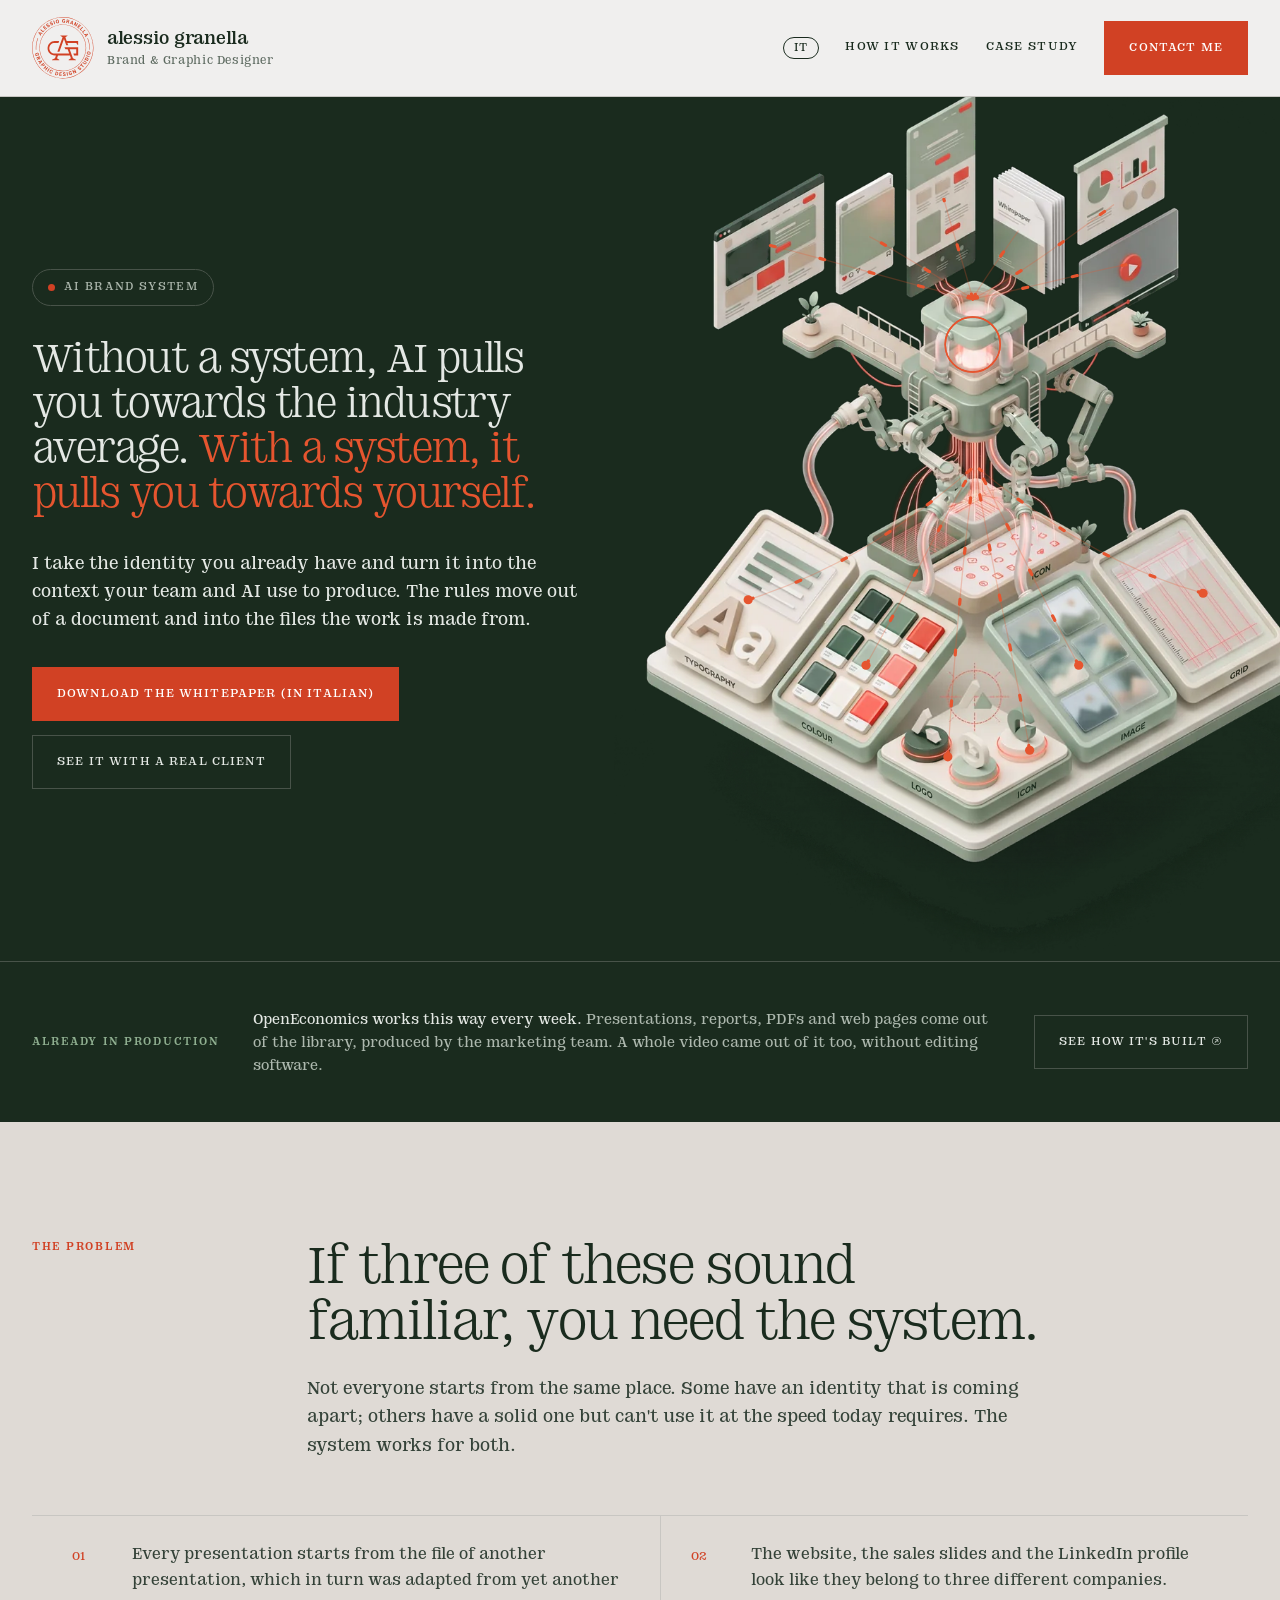
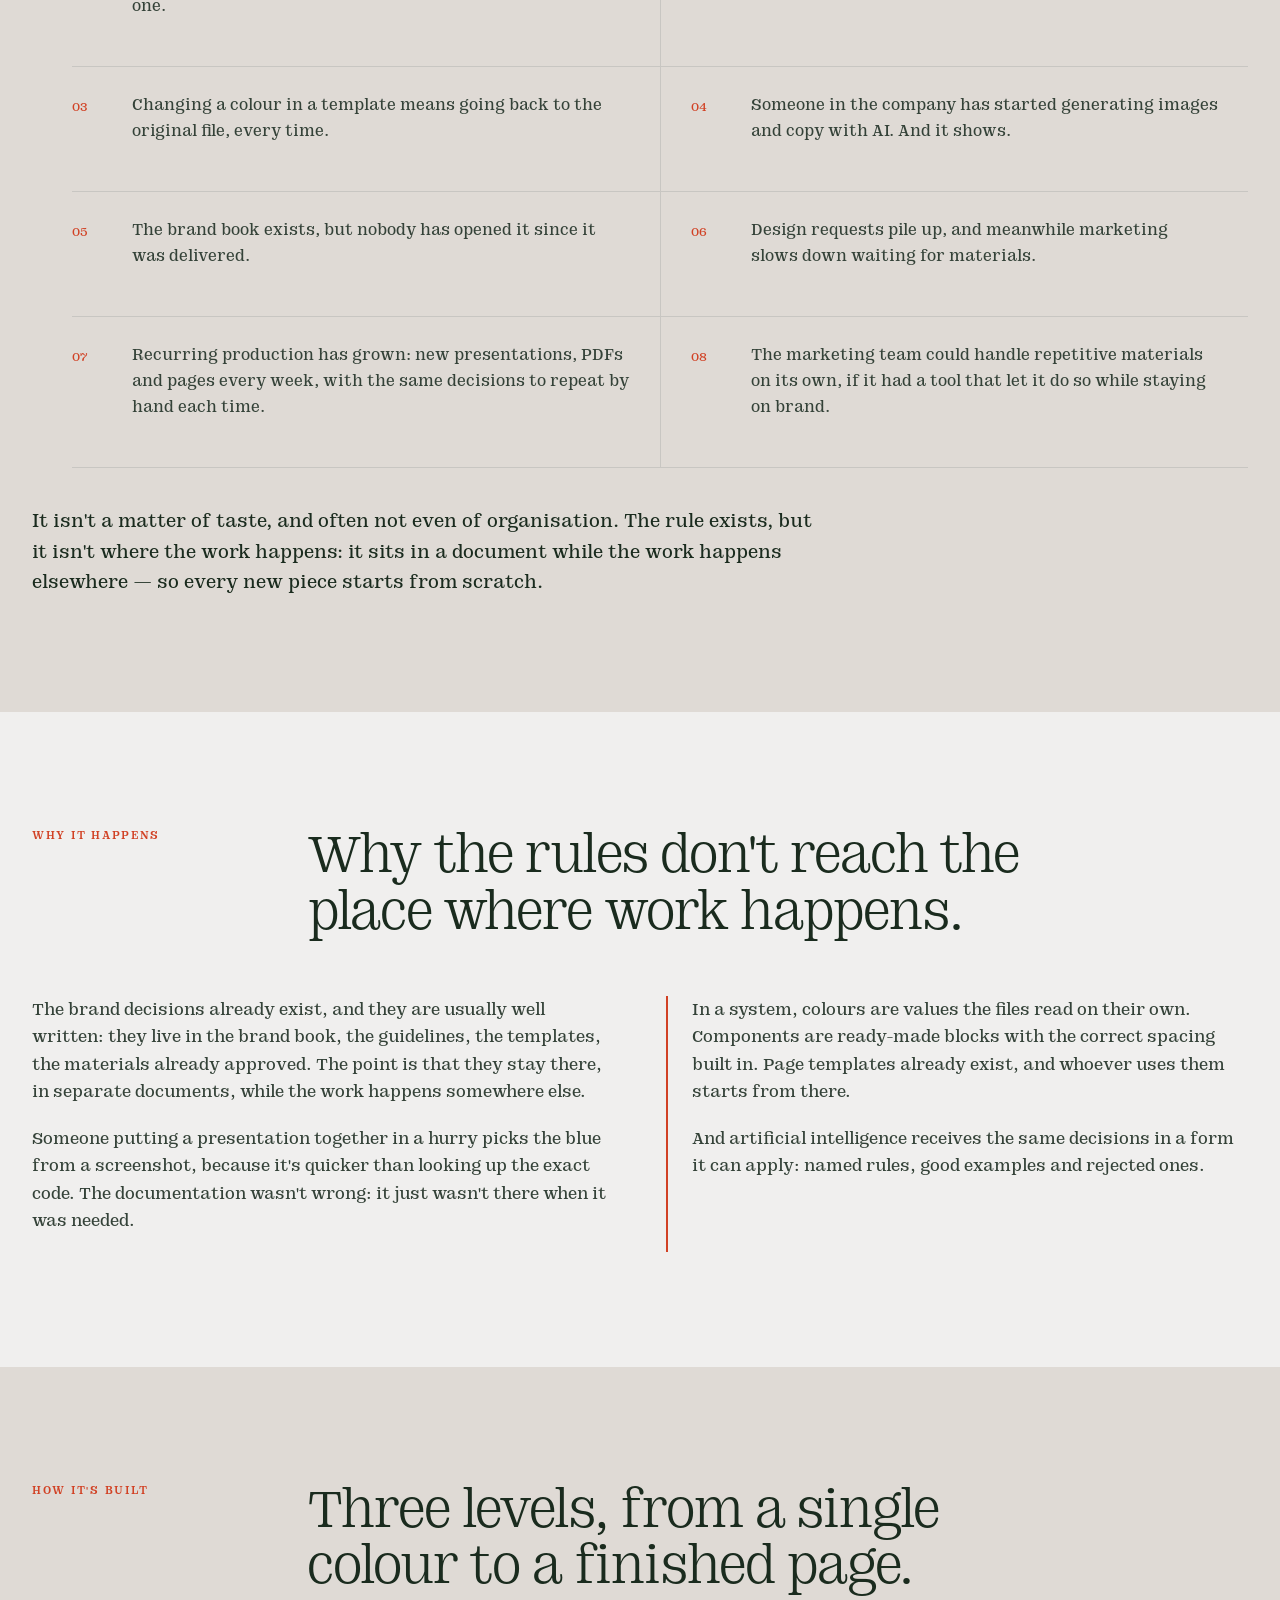
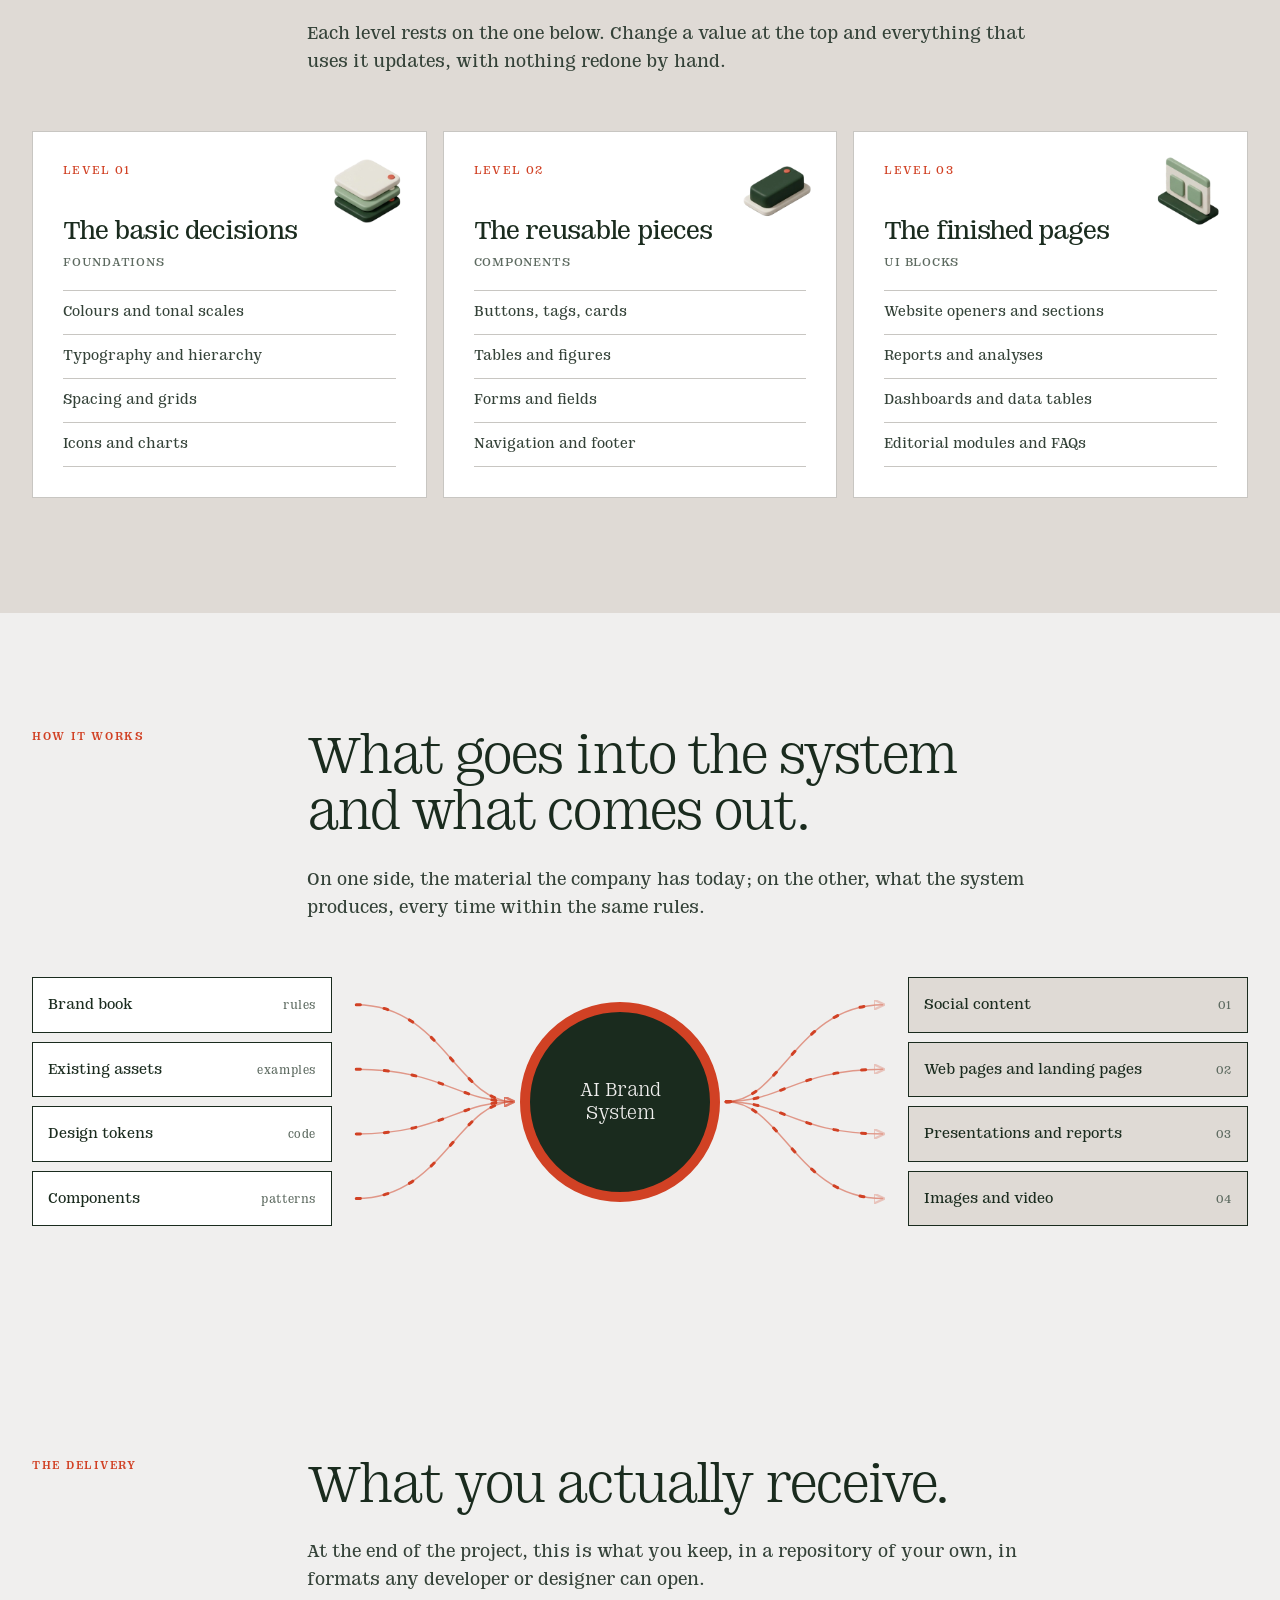
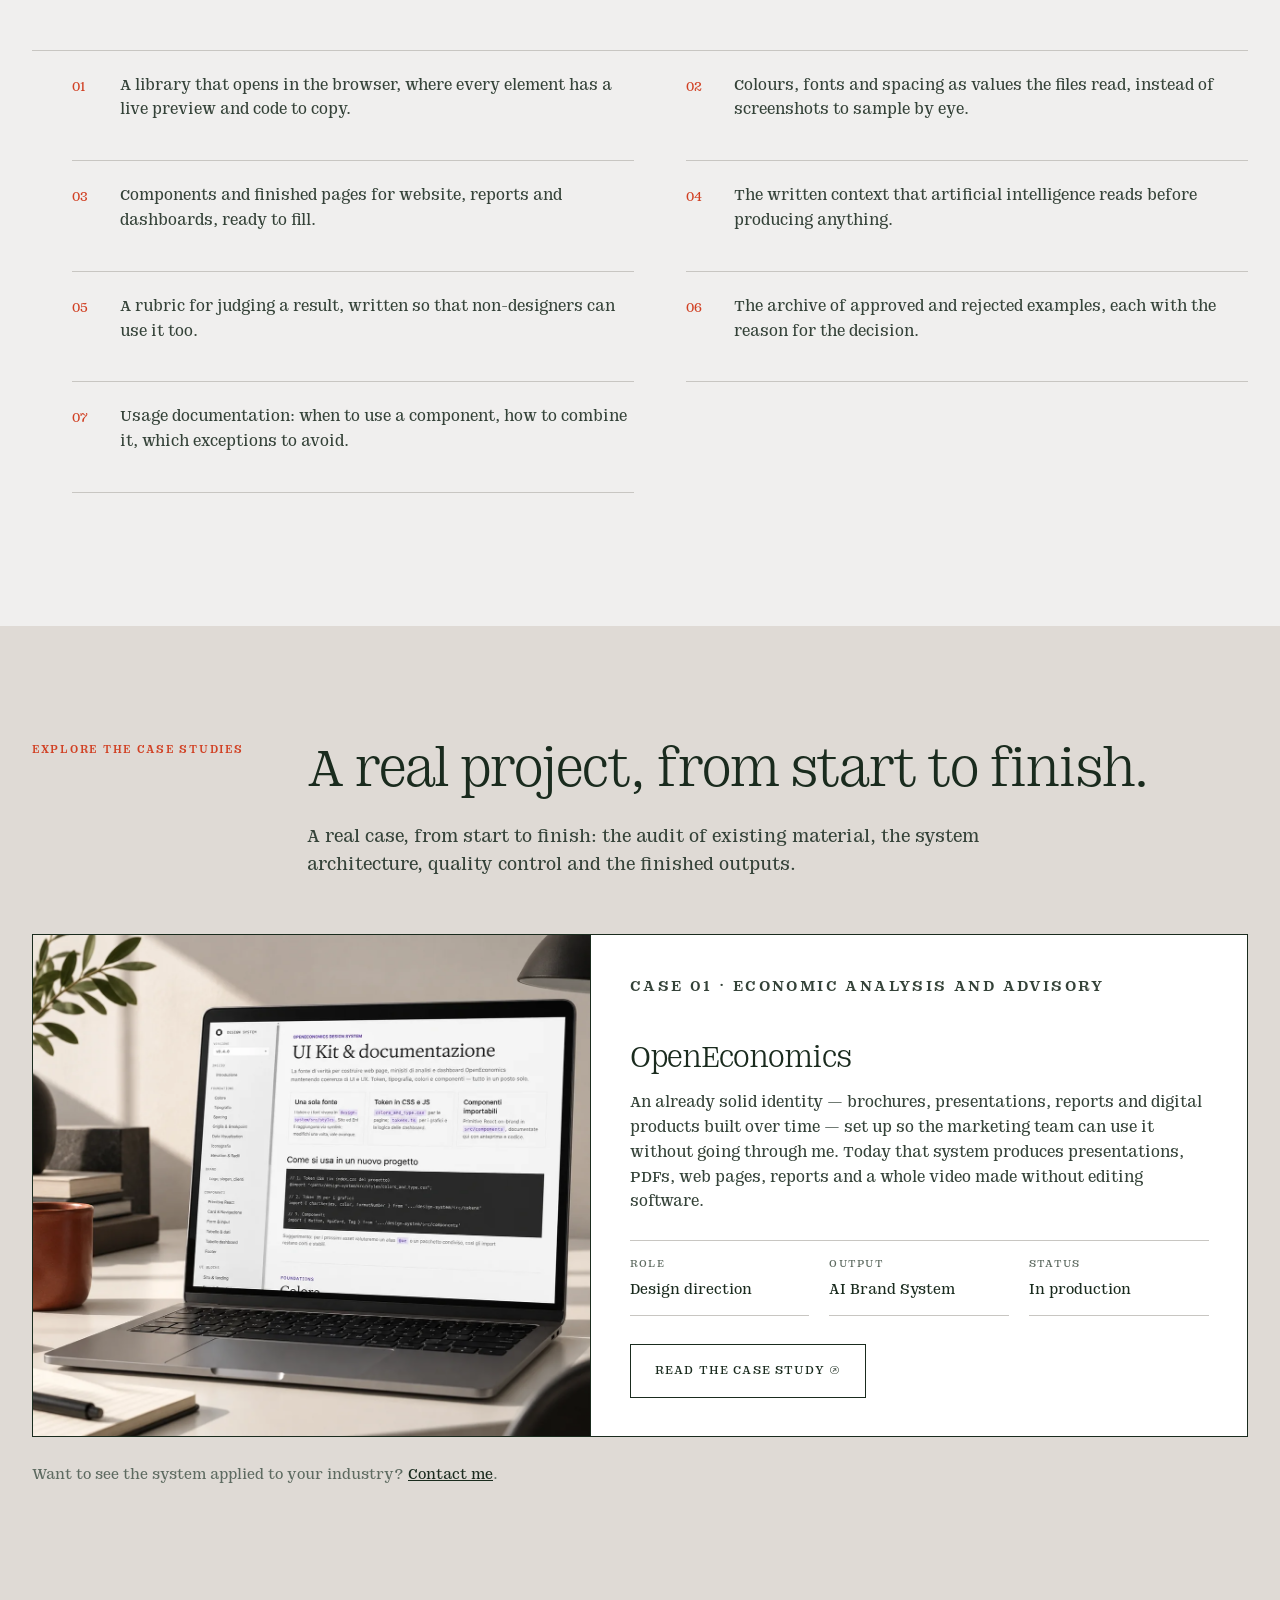
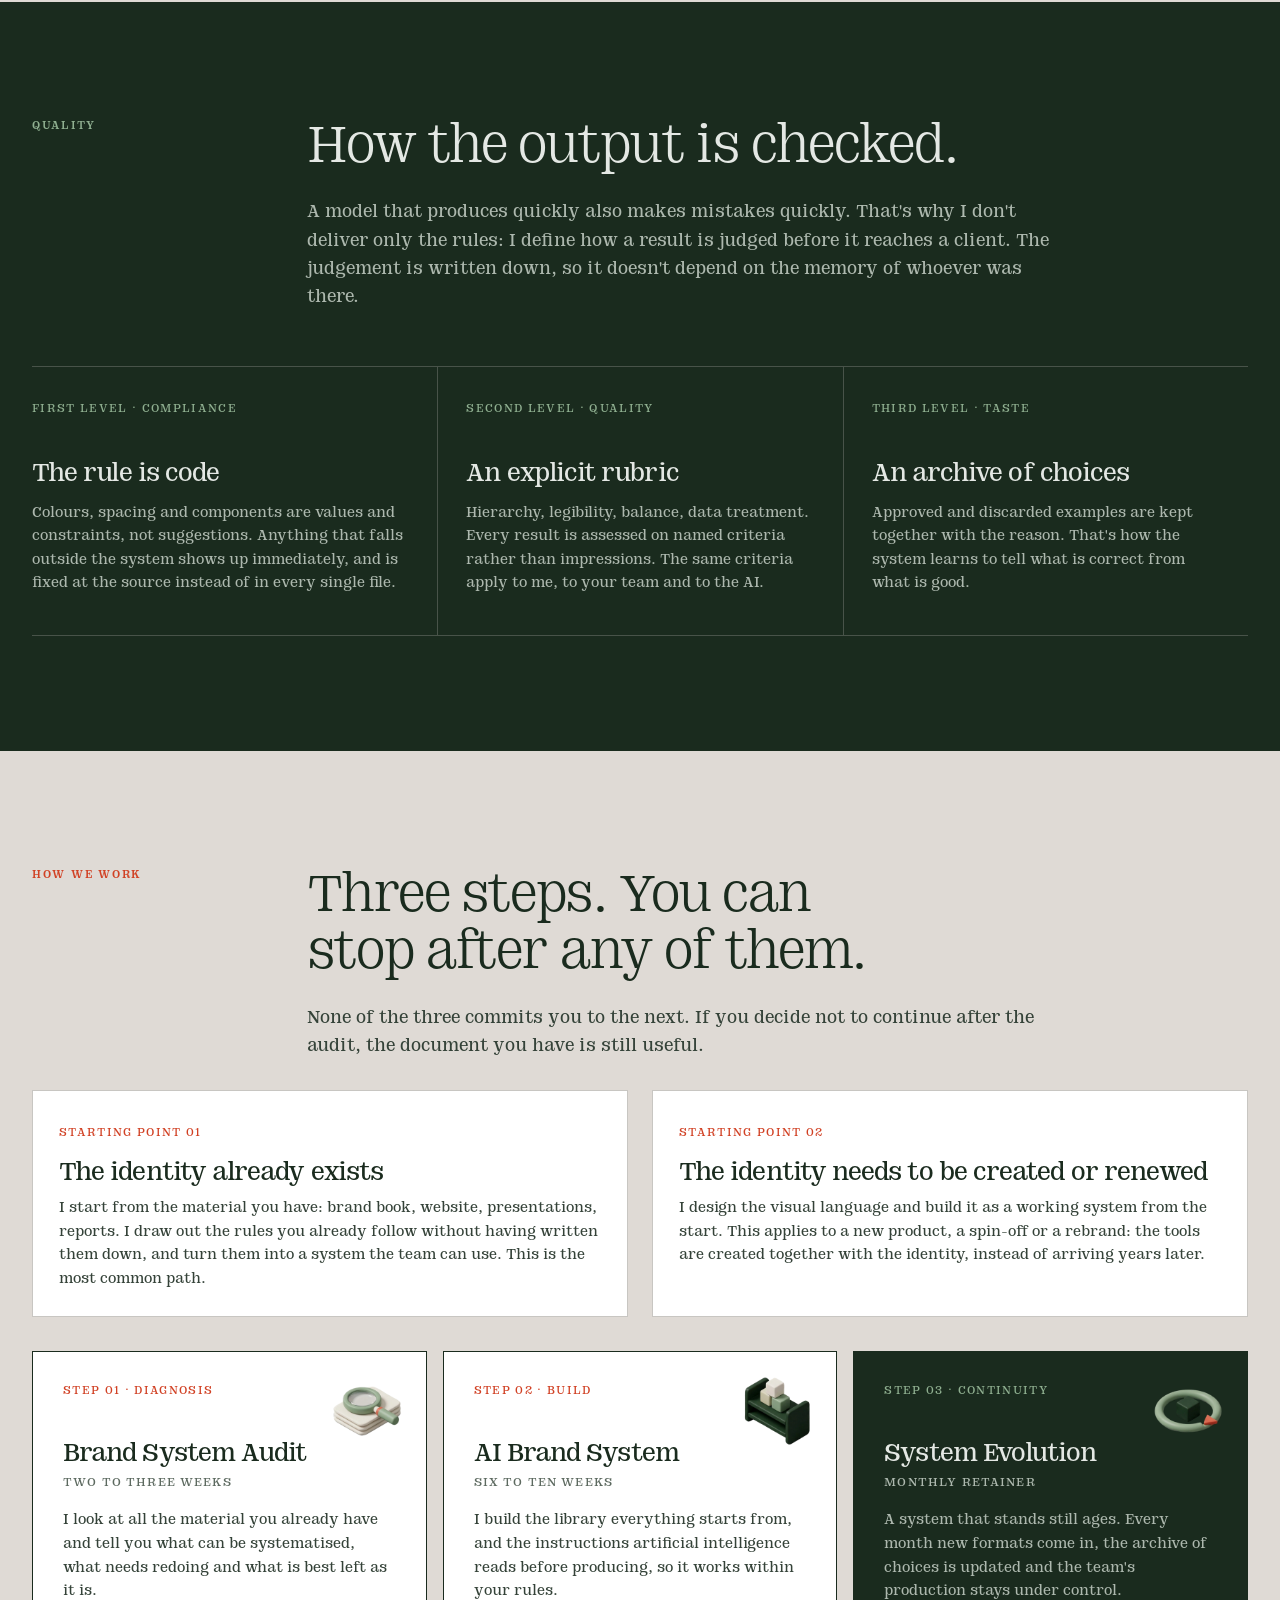
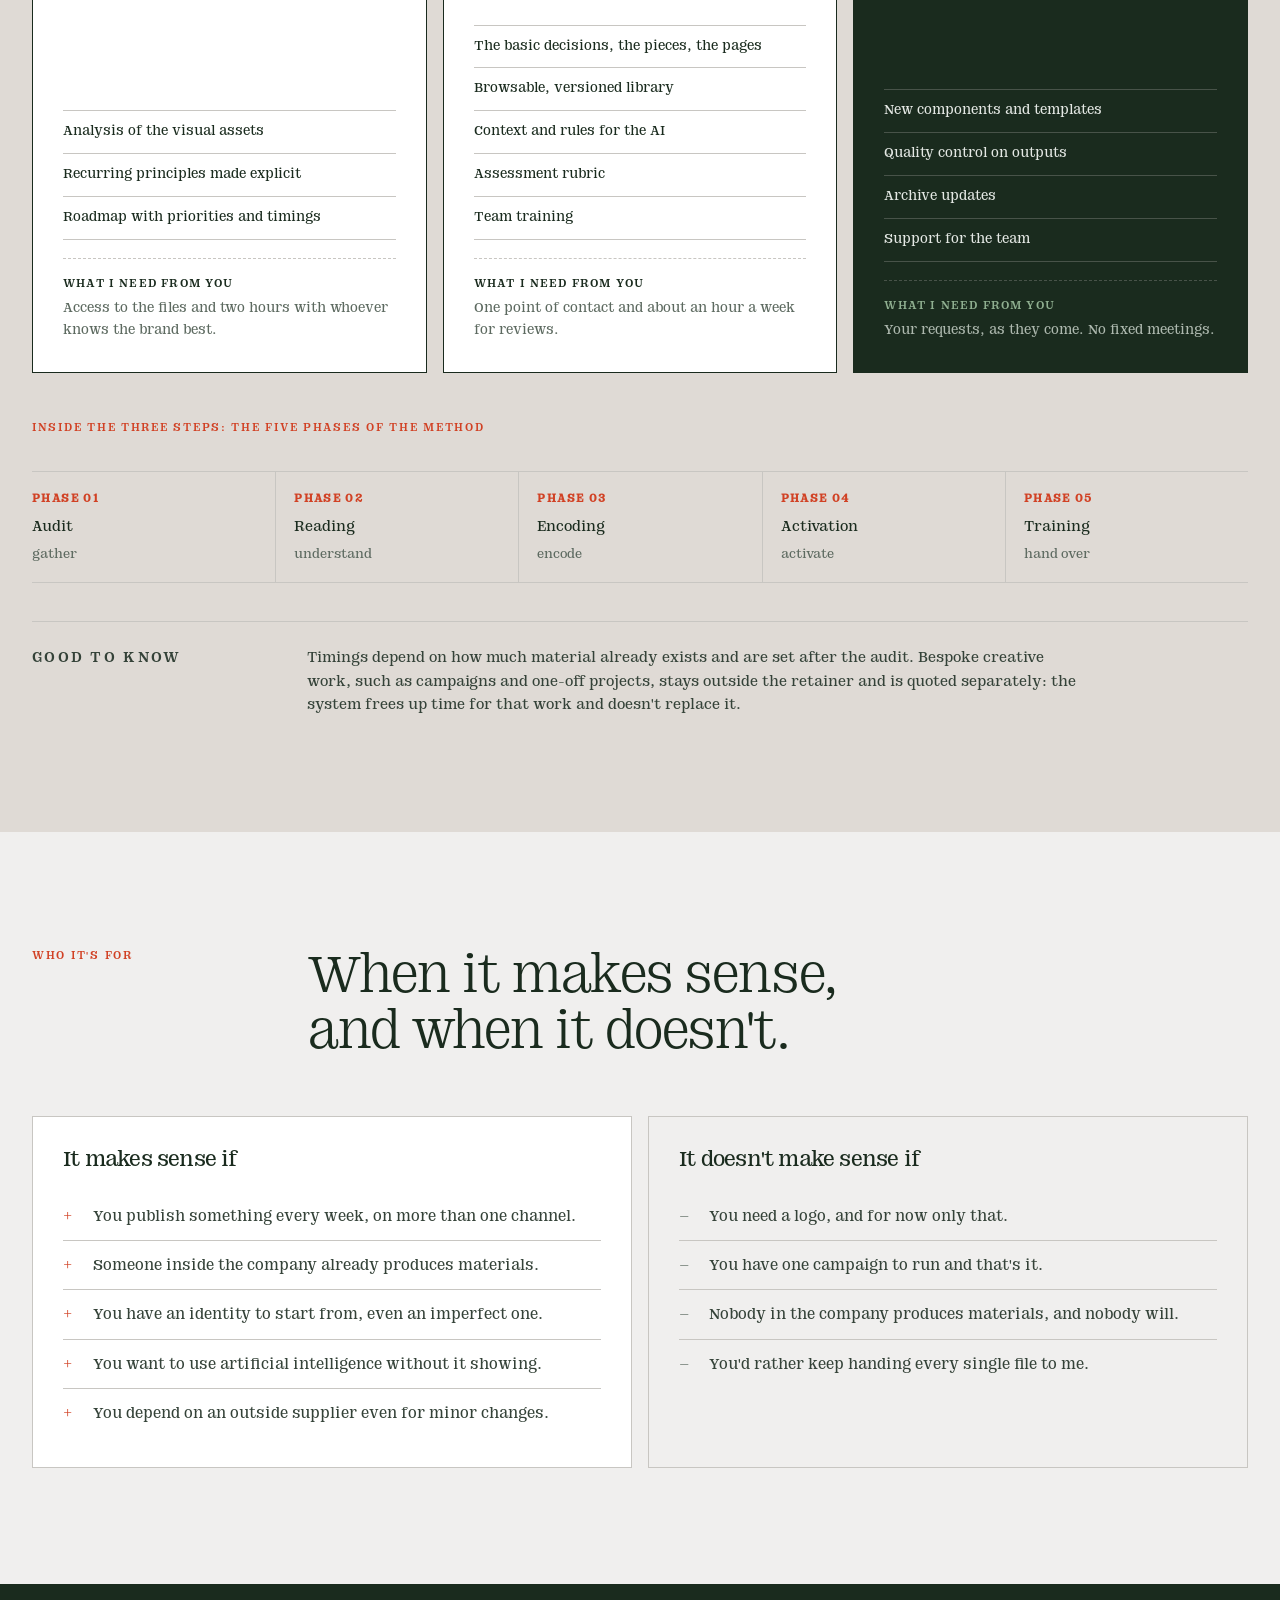
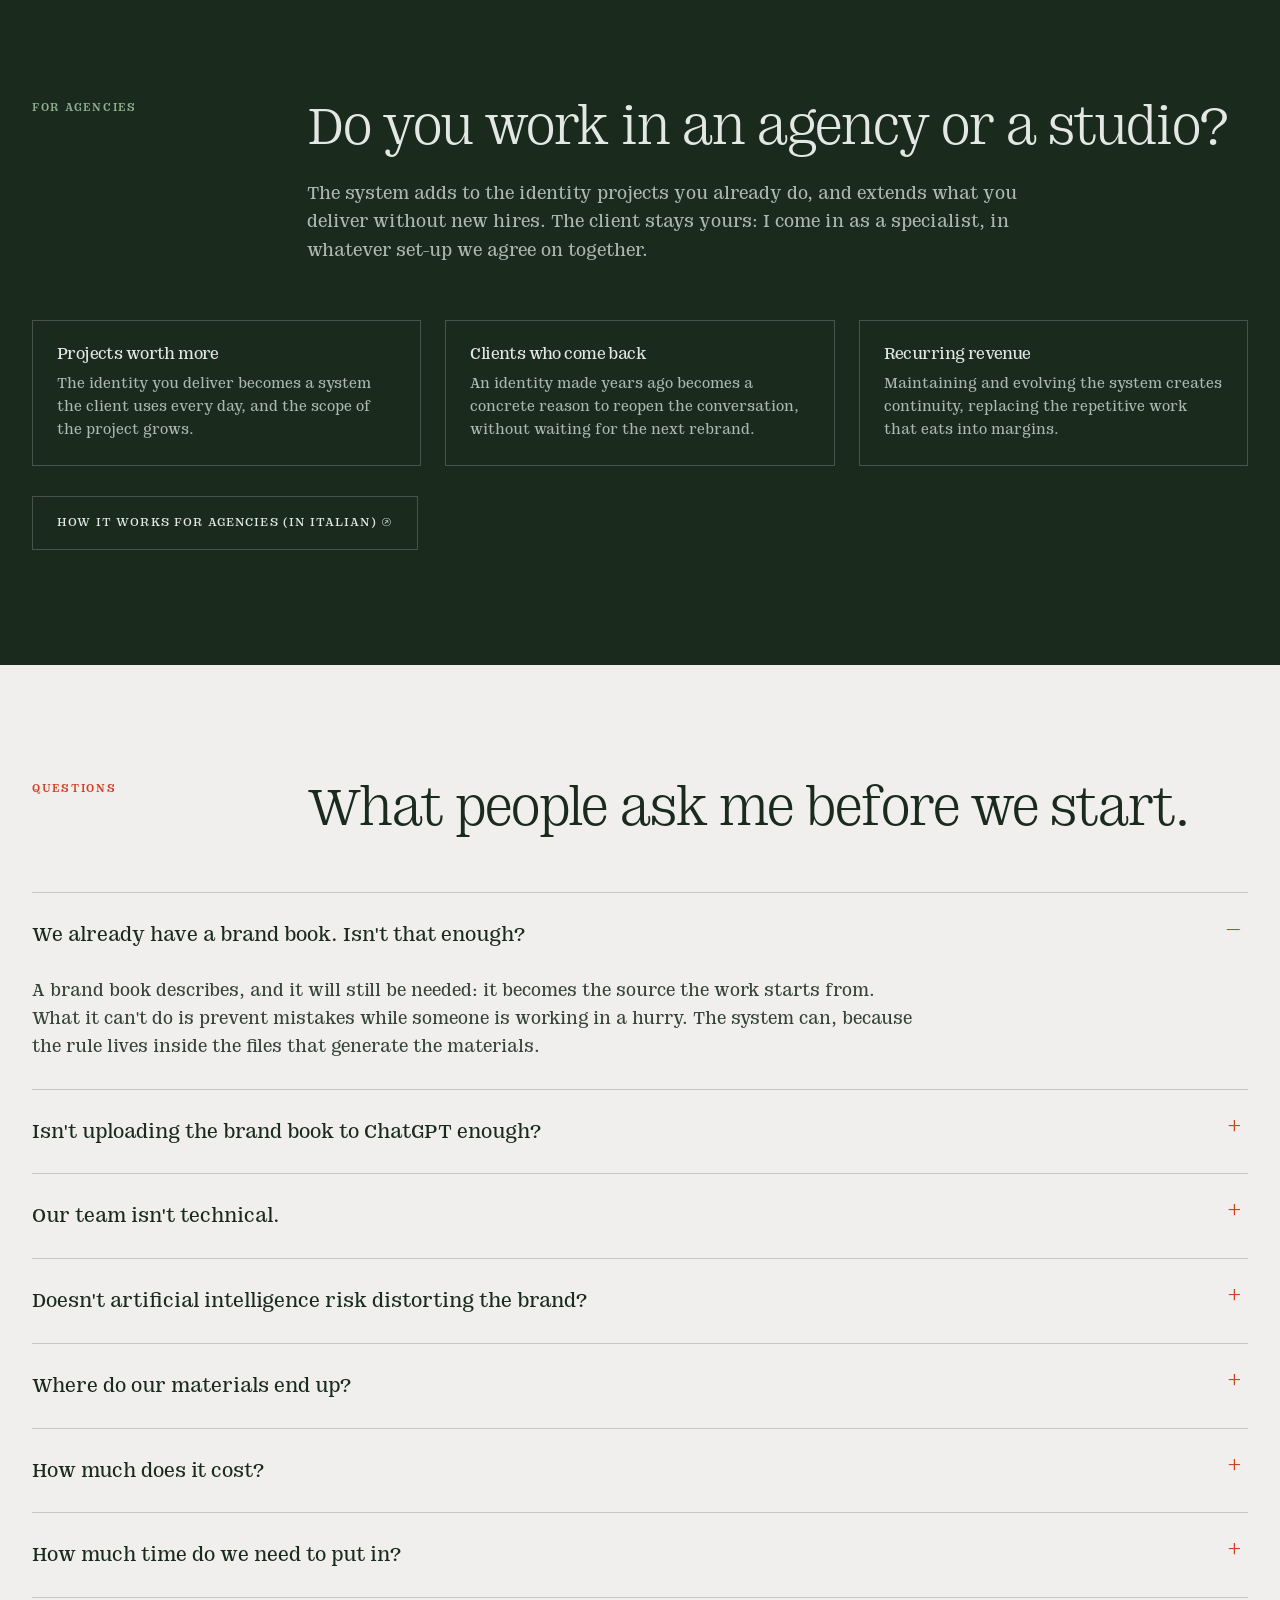
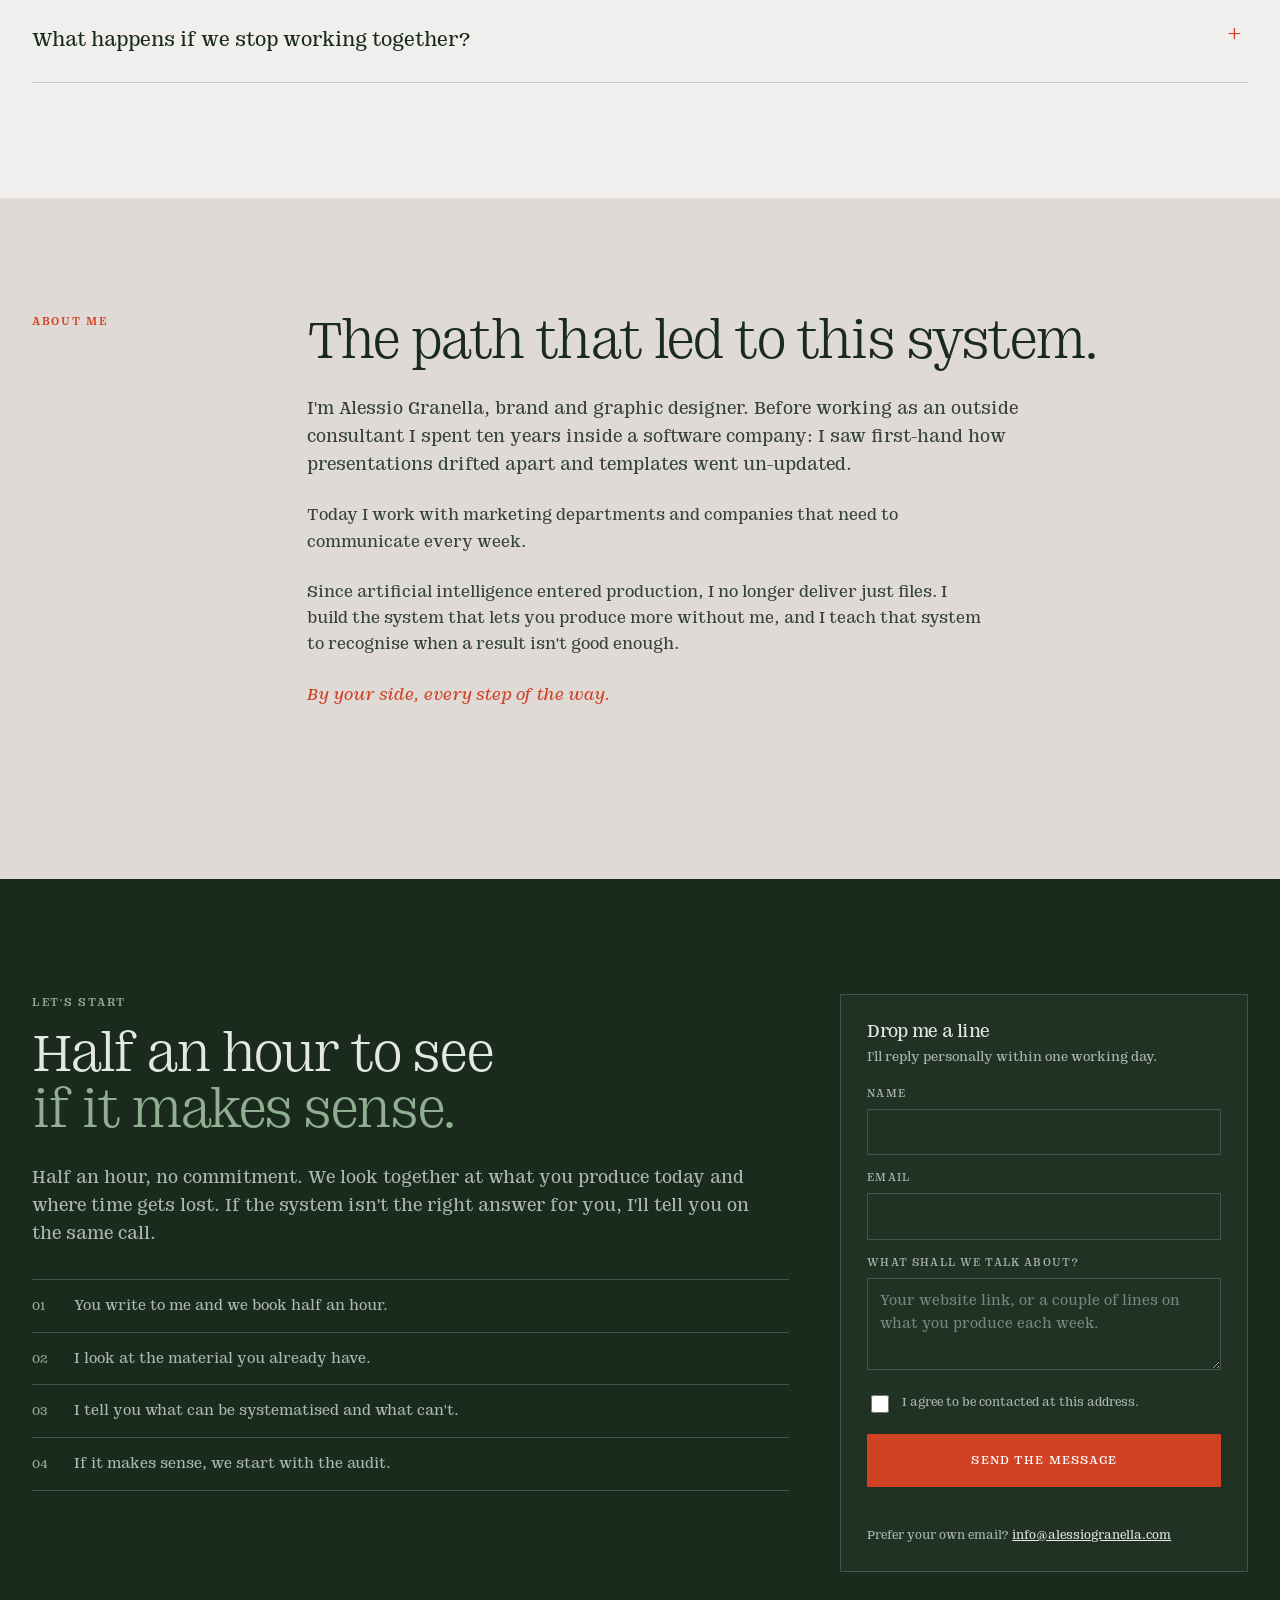
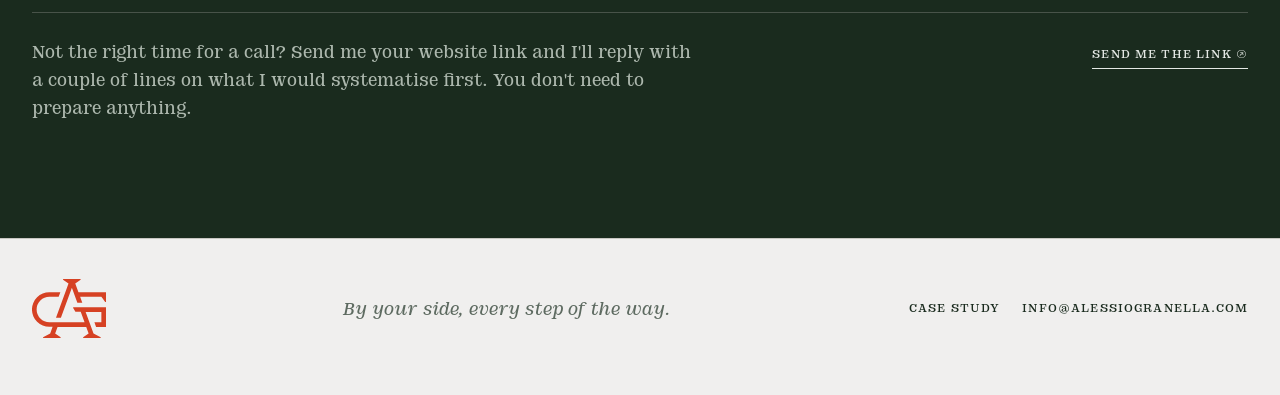
<file: en/index.html>
<!doctype html>
<html lang="en">
<head>
<meta charset="utf-8">
<meta name="viewport" content="width=device-width,initial-scale=1">
<title>AI Brand System — Your team produces, the brand stays yours · Alessio Granella</title>
<meta name="description" content="I turn the identity you already have into a system your team and artificial intelligence use every day to produce consistent materials. Audit, setup, ongoing management.">
<link rel="alternate" hreflang="it" href="https://aibrandsystem.alessiogranella.com/">
<link rel="alternate" hreflang="en" href="https://aibrandsystem.alessiogranella.com/en/">
<link rel="icon" type="image/svg+xml" href="../assets/ag-logo-round.svg">
<style>
@font-face{font-family:Augustina;src:url('../assets/fonts/AugustinaSlab-Light.otf') format('opentype');font-weight:300;font-style:normal;font-display:swap}
@font-face{font-family:Augustina;src:url('../assets/fonts/AugustinaSlab-Regular.otf') format('opentype');font-weight:400;font-style:normal;font-display:swap}
@font-face{font-family:Augustina;src:url('../assets/fonts/AugustinaSlab-Medium.otf') format('opentype');font-weight:500;font-style:normal;font-display:swap}
@font-face{font-family:Augustina;src:url('../assets/fonts/AugustinaSlab-Italic.otf') format('opentype');font-weight:400;font-style:italic;font-display:swap}

:root{
  --paper:#f0efee; --soft:#dfdad5; --white:#fff;
  --ink:#1a2b1e; --verde:#243728; --rust:#d14124; --muschio:#8faf90;
  --line:#c8c6c2; --line-dark:#485349; --muted:#5d6a60; --body:#344238;
  --on-dark:#e4e8e4; --on-dark-mut:#adb8ae;
  --max:1280px; --gut:32px;
}
*{box-sizing:border-box}
html{scroll-behavior:smooth}
body{margin:0;background:var(--paper);color:var(--ink);font-family:Augustina,Georgia,serif;font-weight:400;font-size:18px;line-height:1.55;-webkit-font-smoothing:antialiased}
img{display:block;max-width:100%}
a{color:inherit}
h1,h2,h3,h4,p,ul{margin-top:0}
h1,h2,h3{font-weight:300;letter-spacing:-.035em;text-wrap:balance}
h1{font-size:clamp(3.1rem,7.4vw,7.4rem);line-height:.92;margin-bottom:0}
h2{font-size:clamp(2.2rem,4.4vw,4.1rem);line-height:1;margin-bottom:0}
h3{font-size:1.65rem;line-height:1.12;font-weight:400}
em{font-style:normal;color:var(--rust)}
.wrap{max-width:var(--max);margin-inline:auto;padding-inline:var(--gut)}
.band{padding-block:clamp(72px,9vw,132px)}
.eyebrow{color:var(--rust);font-size:.72rem;font-weight:500;text-transform:uppercase;letter-spacing:.15em;margin-bottom:0}
.lead{font-size:1.14rem;color:var(--body);max-width:62ch}
.dark{background:var(--ink);color:var(--on-dark)}
.dark .eyebrow{color:var(--muschio)}
.dark em{color:var(--muschio)}
.dark .lead,.dark p{color:var(--on-dark-mut)}
.dark h2,.dark h3{color:var(--on-dark)}

/* intestazioni di sezione: eyebrow a sinistra, titolo a destra */
.head{display:grid;grid-template-columns:.4fr 1.6fr;gap:40px;align-items:start;margin-bottom:56px}
.head-copy p{margin:24px 0 0}

/* nav */
.nav{position:sticky;top:0;z-index:40;background:rgba(240,239,238,.93);backdrop-filter:blur(9px);border-bottom:1px solid var(--line)}
.nav .wrap{display:flex;align-items:center;justify-content:space-between;height:96px;gap:20px}
.brand{display:flex;align-items:center;gap:13px;text-decoration:none}
.brand img{width:62px}
.brand b{display:block;font-weight:500;font-size:1.12rem;letter-spacing:-.015em}
.brand small{display:block;font-size:.76rem;color:var(--muted);letter-spacing:.05em}
.nav-right{display:flex;align-items:center;gap:26px}
.nav-link{font-size:.8rem;text-transform:uppercase;letter-spacing:.1em;text-decoration:none;border-bottom:1px solid transparent;padding-bottom:2px}
.nav-link:hover{border-color:currentColor}

/* bottoni */
.btn{display:inline-block;text-decoration:none;font-size:.8rem;text-transform:uppercase;letter-spacing:.09em;padding:16px 24px;border:1px solid var(--ink);transition:background .18s,color .18s}
.btn-primary{background:var(--rust);border-color:var(--rust);color:#fff}
.btn-primary:hover{background:#b8381f;border-color:#b8381f}
.btn-ghost:hover{background:var(--ink);color:var(--paper)}
.dark .btn-ghost{border-color:var(--line-dark);color:var(--on-dark)}
.dark .btn-ghost:hover{background:var(--paper);color:var(--ink);border-color:var(--paper)}
.actions{display:flex;flex-wrap:wrap;gap:14px;margin-top:34px}
.micro{font-size:.92rem;color:var(--muted);margin:18px 0 0;max-width:52ch}

/* hero */
.hero{position:relative;overflow:hidden;background:var(--ink);color:var(--on-dark);
       min-height:min(96vh,1120px);display:flex;flex-direction:column;justify-content:center;
       padding-block:clamp(44px,5.2vw,80px)}
.hero h1{color:var(--on-dark);font-size:clamp(2.2rem,3.4vw,3.05rem);line-height:1.04}
.hero h1 em{color:#e6552f}
.hero .lead{color:var(--on-dark);max-width:46ch}
.hero .micro{color:var(--on-dark-mut)}
.hero .pill{border-color:var(--line-dark);color:var(--on-dark-mut)}
.hero .actions{flex-direction:column;align-items:flex-start}
.hero .btn{min-width:max-content}
.hero .btn-ghost{border-color:var(--line-dark);color:var(--on-dark)}
.hero .btn-ghost:hover{background:var(--paper);color:var(--ink);border-color:var(--paper)}
.hero>.wrap{width:100%}
.hero-copy{position:relative;z-index:2;max-width:min(50ch,45%)}
.hero-stage{position:absolute;inset:0;max-width:var(--max);margin-inline:auto;
            padding-inline:var(--gut);pointer-events:none;z-index:1}
.hero-art{position:absolute;top:50%;left:48%;transform:translateY(-52.54%);
          width:min(58%,720px);margin:0}
.hero-art img{width:100%;height:auto;display:block}
.hero-flow{position:absolute;inset:0;width:100%;height:100%;overflow:visible;pointer-events:none}
.hero-flow path{fill:none;stroke:#e6552f;vector-effect:non-scaling-stroke}
.hero-flow .base path{stroke-width:1.3;opacity:.26}
.hero-flow .pulse path{stroke-width:3.2;stroke-linecap:round;stroke-dasharray:5 46;
                       animation:heroflow 2.6s linear infinite}
.hero-flow .pulse.in path:nth-child(2){animation-delay:-.18s}
.hero-flow .pulse.in path:nth-child(3){animation-delay:-.36s}
.hero-flow .pulse.in path:nth-child(4){animation-delay:-.54s}
.hero-flow .pulse.in path:nth-child(5){animation-delay:-.72s}
.hero-flow .pulse.in path:nth-child(6){animation-delay:-.9s}
.hero-flow .pulse.out path{animation-delay:-1.3s}
.hero-flow .pulse.out path:nth-child(2){animation-delay:-1.48s}
.hero-flow .pulse.out path:nth-child(3){animation-delay:-1.66s}
.hero-flow .pulse.out path:nth-child(4){animation-delay:-1.84s}
.hero-flow .pulse.out path:nth-child(5){animation-delay:-2.02s}
.hero-flow .pulse.out path:nth-child(6){animation-delay:-2.2s}
.hero-flow .ring{transform-box:fill-box;transform-origin:center}
.hero-flow .ring circle{fill:none;stroke:#e6552f;stroke-width:2.2}
.hero-flow .r1{animation:heroring 2.6s ease-out infinite}
.hero-flow .r2{animation:heroring 2.6s ease-out infinite;animation-delay:-1.3s}
.hero-flow .src{fill:#e6552f;animation:herodot 2.6s ease-in-out infinite}
.hero-flow .src:nth-of-type(2){animation-delay:-.32s}
.hero-flow .src:nth-of-type(3){animation-delay:-.64s}
.hero-flow .src:nth-of-type(4){animation-delay:-.96s}
.hero-flow .src:nth-of-type(5){animation-delay:-1.28s}
.hero-flow .src:nth-of-type(6){animation-delay:-1.6s}
@keyframes heroflow{to{stroke-dashoffset:-102}}
@keyframes heroring{0%{transform:scale(.5);opacity:.8}100%{transform:scale(2.1);opacity:0}}
@keyframes herodot{0%,100%{opacity:.2}50%{opacity:1}}
.pill{display:inline-flex;align-items:center;gap:9px;font-size:.76rem;text-transform:uppercase;letter-spacing:.11em;border:1px solid var(--line);border-radius:100px;padding:8px 15px;margin-bottom:30px;color:var(--muted)}
.dot{width:7px;height:7px;border-radius:50%;background:var(--rust)}
.hero-copy .lead{margin-top:clamp(22px,3vw,32px)}

/* problema */
.prob{display:grid;grid-template-columns:repeat(2,1fr);border-top:1px solid var(--line)}
.prob li{list-style:none;display:grid;grid-template-columns:44px 1fr;gap:16px;padding:26px 30px 30px 0;border-bottom:1px solid var(--line);font-size:1.04rem;color:var(--body)}
.prob li:nth-child(even){border-left:1px solid var(--line);padding-left:30px}
.prob span{color:var(--rust);font-size:.8rem;padding-top:5px}
.prob-close{margin:38px 0 0;font-size:1.22rem;max-width:66ch;color:var(--ink)}

/* diagnosi */
.diag{display:grid;grid-template-columns:1fr 1fr;gap:clamp(30px,4vw,64px)}
.diag p{font-size:1.1rem;color:var(--body)}
.diag p+p{margin-top:20px}
.diag .now{border-left:2px solid var(--rust);padding-left:24px}

/* livelli */
.levels{display:grid;grid-template-columns:repeat(3,1fr);gap:16px}
.level{border:1px solid var(--line);background:var(--white);padding:30px;display:flex;flex-direction:column}
.level small{color:var(--rust);font-size:.76rem;text-transform:uppercase;letter-spacing:.11em}
.level h3{margin:36px 0 6px}
.level .en{font-size:.8rem;color:var(--muted);letter-spacing:.06em;text-transform:uppercase;margin:0 0 18px}
.level ul{list-style:none;padding:0;margin:auto 0 0;border-top:1px solid var(--line)}
.level li{padding:10px 0;border-bottom:1px solid var(--line);font-size:.92rem;color:var(--body)}

/* consegna */
.deliver{display:grid;grid-template-columns:repeat(2,1fr);gap:0 clamp(30px,4vw,60px);border-top:1px solid var(--line)}
.deliver li{list-style:none;display:grid;grid-template-columns:34px 1fr;gap:14px;padding:22px 0;border-bottom:1px solid var(--line);color:var(--body);font-size:1rem}
.deliver b{color:var(--rust);font-weight:400;font-size:.82rem;padding-top:4px}


/* motore */
.map{display:grid;grid-template-columns:minmax(210px,300px) 200px minmax(240px,340px);justify-content:space-between;align-items:center;gap:clamp(28px,5vw,70px);position:relative}
.stack{display:grid;gap:9px;position:relative;z-index:2}
.map-card{display:flex;justify-content:space-between;align-items:baseline;gap:12px;border:1px solid var(--ink);padding:15px;background:var(--white);font-size:.95rem}
.map-card small{color:var(--muted);font-size:.74rem;letter-spacing:.05em}
.engine{width:200px;aspect-ratio:1;border-radius:50%;display:grid;place-items:center;text-align:center;background:var(--ink);color:var(--paper);border:10px solid var(--rust);font-size:1.25rem;line-height:1.16;font-weight:300;position:relative;z-index:3}
.engine:before,.engine:after{content:'';position:absolute;inset:-22px;border:1px solid var(--rust);border-radius:50%;opacity:0;animation:ripple 3.2s ease-out infinite}
.engine:after{animation-delay:1.6s}
.outputs .map-card{background:var(--soft)}
.flow{position:absolute;inset:0;width:100%;height:100%;z-index:1;overflow:visible;pointer-events:none}
.flow path{fill:none;stroke:var(--rust);stroke-width:1.5;vector-effect:non-scaling-stroke;opacity:.5}
.flow .base path{marker-end:url(#arrow)}
.flow .pulse path{stroke-width:3;stroke-linecap:round;stroke-dasharray:4 24;opacity:1;animation:flowmove 2.3s linear infinite}
.flow .pulse path:nth-child(2),.flow .pulse path:nth-child(6){animation-delay:-.55s}
.flow .pulse path:nth-child(3),.flow .pulse path:nth-child(7){animation-delay:-1.1s}
.flow .pulse path:nth-child(4),.flow .pulse path:nth-child(8){animation-delay:-1.65s}
@keyframes ripple{0%{transform:scale(.88);opacity:.6}100%{transform:scale(1.26);opacity:0}}
@keyframes flowmove{to{stroke-dashoffset:-56}}

/* case study */
.cases{display:grid;gap:18px}
.case{display:grid;grid-template-columns:.92fr 1.08fr;border:1px solid var(--ink);background:var(--white)}
.case-media{background:var(--paper);border-right:1px solid var(--ink);overflow:hidden;min-height:360px}
.case-media img{width:100%;height:100%;object-fit:cover;object-position:center 42%}
.case-body{padding:clamp(26px,3vw,44px);display:flex;flex-direction:column}
.case-body h3{font-size:clamp(1.7rem,2.5vw,2.5rem);font-weight:300;letter-spacing:-.03em;margin:16px 0 14px}
.case-body p{color:var(--body);margin:0 0 26px;font-size:1rem}
.case-meta{display:grid;grid-template-columns:repeat(3,1fr);gap:0 20px;border-top:1px solid var(--line);margin:0 0 28px}
.case-meta div{padding:14px 0;border-bottom:1px solid var(--line)}
.case-meta dt{font-size:.7rem;text-transform:uppercase;letter-spacing:.11em;color:var(--muted);margin-bottom:5px}
.case-meta dd{margin:0;font-size:.94rem}
.case-body .btn{align-self:flex-start;margin-top:auto}
.cases-note{margin:26px 0 0;font-size:.95rem;color:var(--muted)}
.cases-note a{color:var(--ink)}

/* controllo */
.ctrl{display:grid;grid-template-columns:repeat(3,1fr);border-top:1px solid var(--line-dark)}
.ctrl article{padding:26px 28px 40px 0;border-bottom:1px solid var(--line-dark)}
.ctrl article+article{border-left:1px solid var(--line-dark);padding-left:28px}
.ctrl small{color:var(--muschio);font-size:.76rem;text-transform:uppercase;letter-spacing:.11em}
.ctrl h3{margin:38px 0 12px}
.ctrl p{margin:0;font-size:.95rem}

/* fasi */
.phases{display:grid;grid-template-columns:repeat(3,1fr);gap:16px}
.phase{border:1px solid var(--ink);background:var(--white);padding:30px;display:flex;flex-direction:column}
.phase.key{background:var(--ink);color:var(--on-dark);border-color:var(--ink)}
.phase small{color:var(--rust);font-size:.76rem;text-transform:uppercase;letter-spacing:.11em}
.phase.key small{color:var(--muschio)}
.phase h3{margin:38px 0 4px}
.phase .when{font-size:.8rem;text-transform:uppercase;letter-spacing:.09em;color:var(--muted);margin-bottom:16px}
.phase.key .when{color:var(--on-dark-mut)}
.phase p{font-size:.95rem;color:var(--body);margin:0 0 22px}
.phase.key p{color:var(--on-dark-mut)}
.phase ul{list-style:none;padding:0;margin:auto 0 0;border-top:1px solid var(--line)}
.phase li{padding:10px 0;border-bottom:1px solid var(--line);font-size:.88rem}
.phase.key ul,.phase.key li{border-color:var(--line-dark)}
.phase .need{margin:18px 0 0;padding-top:16px;border-top:1px dashed var(--line);font-size:.88rem;color:var(--muted)}
.phase.key .need{border-color:var(--line-dark);color:var(--on-dark-mut)}
.phase .need b{display:block;font-weight:500;color:var(--ink);font-size:.74rem;text-transform:uppercase;letter-spacing:.1em;margin-bottom:5px}
.phase.key .need b{color:var(--muschio)}
.phases-note{display:grid;grid-template-columns:.4fr 1.6fr;gap:40px;margin-top:38px;border-top:1px solid var(--line);padding-top:24px}
.phases-note p{margin:0;font-size:.95rem;color:var(--body);max-width:78ch}

/* fit */
.fit{display:grid;grid-template-columns:1fr 1fr;gap:16px}
.fit-col{border:1px solid var(--line);padding:30px;background:var(--white)}
.fit-col.no{background:transparent}
.fit-col h3{font-size:1.4rem;margin-bottom:20px}
.fit-col ul{list-style:none;padding:0;margin:0}
.fit-col li{padding:12px 0 12px 30px;border-bottom:1px solid var(--line);position:relative;font-size:.98rem;color:var(--body)}
.fit-col li:last-child{border-bottom:0}
.fit-col li:before{position:absolute;left:0;top:12px;font-size:.95rem}
.fit-col.yes li:before{content:'+';color:var(--rust)}
.fit-col.no li:before{content:'–';color:var(--muted)}

/* faq */
.faq{border-top:1px solid var(--line)}
.faq details{border-bottom:1px solid var(--line)}
.faq summary{cursor:pointer;list-style:none;padding:26px 40px 26px 0;font-size:1.28rem;position:relative}
.faq summary::-webkit-details-marker{display:none}
.faq summary:after{content:'+';position:absolute;right:6px;top:24px;color:var(--rust);font-size:1.5rem;line-height:1}
.faq details[open] summary:after{content:'–'}
.faq p{margin:0 0 28px;max-width:74ch;color:var(--body)}

/* chi sono */
.about-p{font-size:1.06rem;color:var(--body);margin:18px 0 0;max-width:62ch}
.sign{margin:28px 0 0;font-style:italic;font-size:1.05rem;color:var(--rust)}

/* cta */
.cta-grid{display:grid;grid-template-columns:1.3fr .7fr;gap:clamp(30px,4vw,64px);align-items:end}
.cta-steps{list-style:none;padding:0;margin:0;border-top:1px solid var(--line-dark)}
.cta-steps li{padding:14px 0;border-bottom:1px solid var(--line-dark);font-size:.95rem;color:var(--on-dark-mut);display:grid;grid-template-columns:30px 1fr;gap:12px}
.cta-steps b{color:var(--muschio);font-weight:400;font-size:.8rem;padding-top:3px}
.alt{margin-top:40px;border-top:1px solid var(--line-dark);padding-top:26px;display:flex;flex-wrap:wrap;gap:16px 34px;align-items:baseline;justify-content:space-between}
.alt p{margin:0;max-width:56ch}
.alt a{white-space:nowrap;font-size:.8rem;text-transform:uppercase;letter-spacing:.09em;text-decoration:none;border-bottom:1px solid;padding-bottom:3px;color:var(--on-dark)}

/* footer */
.foot{padding-block:40px 54px;border-top:1px solid var(--line)}
.foot .wrap{display:flex;flex-wrap:wrap;gap:24px 40px;justify-content:space-between;align-items:center}
.foot img{width:74px}
.foot .payoff{font-style:italic;color:var(--muted)}
.foot nav{display:flex;flex-wrap:wrap;gap:22px;font-size:.8rem;text-transform:uppercase;letter-spacing:.09em}
.foot a{text-decoration:none;border-bottom:1px solid transparent;padding-bottom:2px}
.foot a:hover{border-color:currentColor}

.reveal{opacity:0;transform:translateY(18px);transition:opacity .6s ease,transform .6s ease}
.reveal.on{opacity:1;transform:none}

@media(max-width:940px){
  :root{--gut:22px}
  .head,.phases-note{grid-template-columns:1fr;gap:18px;margin-bottom:38px}
  .diag,.cta-grid{grid-template-columns:1fr}
  .hero{min-height:0;display:flex;flex-direction:column;padding-block:26px 40px}
  .hero-stage{order:2}
  .hero>.wrap{order:1}
  .hero-copy{max-width:none}
  .hero-stage{position:static;max-width:none;padding-inline:0}
  .hero-art{position:static;transform:none;height:auto;width:100%;max-width:560px;margin:38px auto 0}
  .hero-art img{width:100%;height:auto}
  .levels,.phases,.fit{grid-template-columns:1fr}
  .map{grid-template-columns:1fr;gap:26px}
  .flow{display:none}
  .engine{margin-inline:auto}
  .prob{grid-template-columns:1fr}
  .prob li:nth-child(even){border-left:0;padding-left:0}
  .prob li{padding-right:0}
  .ctrl{grid-template-columns:1fr}
  .ctrl article{padding-right:0;padding-bottom:30px}
  .ctrl article+article{border-left:0;padding-left:0}
  .case{grid-template-columns:1fr}
  .case-media{border-right:0;border-bottom:1px solid var(--ink);min-height:0;aspect-ratio:16/10}
  .case-meta{grid-template-columns:1fr}
  .deliver{grid-template-columns:1fr}
  .nav-link{display:none}
  .hero-flow{display:none}
  .brand small{display:none}
  .brand b{font-size:1rem;white-space:nowrap}
  .nav-right .btn{white-space:nowrap;padding:13px 16px;font-size:.72rem}
  .hero-art{margin-top:6px}
  .nav .wrap{height:76px}
  .brand img{width:50px}
}
@media(max-width:520px){
  .brand span{display:none}
  
  body{font-size:17px}
  .btn{display:block;text-align:center}
  .actions{flex-direction:column;align-items:stretch}
}
@media(prefers-reduced-motion:reduce){.reveal{opacity:1;transform:none;transition:none}.engine:before,.engine:after,.flow .pulse path,.hero-flow path,.hero-flow .ring,.hero-flow .src{animation:none}}

/* ── modulo di contatto in fondo alla pagina ─────────────────────────────
   Serve perché il solo mailto: lascia fuori chi non ha un client di posta
   configurato: il link non apre nulla e il contatto si perde in silenzio. */
#contatto{scroll-margin-top:96px}
.cta-grid{align-items:start}
.cta-form{border:1px solid var(--line-dark);padding:26px;background:rgba(255,255,255,.03)}
.cta-form h3{margin:0 0 4px;font-size:1.15rem;font-weight:400;color:var(--on-dark)}
.cta-form .sub{margin:0 0 18px;font-size:.85rem;color:var(--on-dark-mut)}
.cta-form .campo{margin-bottom:14px}
.cta-form label{display:block;font-size:.72rem;text-transform:uppercase;letter-spacing:.1em;color:var(--on-dark-mut);margin-bottom:6px}
.cta-form input,.cta-form textarea{width:100%;font:inherit;font-size:.92rem;color:var(--on-dark);
  background:transparent;border:1px solid var(--line-dark);padding:11px 12px;border-radius:0}
.cta-form textarea{min-height:92px;resize:vertical}
.cta-form input::placeholder,.cta-form textarea::placeholder{color:var(--on-dark-mut);opacity:.62}
.cta-form input:focus,.cta-form textarea:focus{outline:none;border-color:var(--muschio)}
.cta-form .consenso{display:flex;gap:10px;align-items:flex-start;font-size:.78rem;color:var(--on-dark-mut);
  margin:2px 0 18px;text-transform:none;letter-spacing:0;line-height:1.45}
.cta-form .consenso input{width:18px;height:18px;flex:0 0 18px;margin-top:2px;accent-color:var(--rust)}
.cta-form button{width:100%;cursor:pointer;font-family:inherit}
.cta-form button[disabled]{opacity:.6;cursor:default}
.cta-form .err{margin:12px 0 0;font-size:.8rem;color:#f0a58f;min-height:1em}
.cta-form .err a{color:#f0a58f}
.cta-form .hint{margin:14px 0 0;font-size:.78rem;color:var(--on-dark-mut)}
.cta-form .hint a{color:var(--on-dark)}
.cta-form .ok{display:none}
.cta-form.done form{display:none}
.cta-form.done .ok{display:block}
.cta-form .ok p{margin:8px 0 0;font-size:.9rem;color:var(--on-dark-mut)}

/* icone 3D nelle schede: usano lo spazio gia libero in alto a destra */
.level,.phase{position:relative}
.ico{position:absolute;top:22px;right:22px;width:74px;height:74px;display:block}
/* l'etichetta non deve arrivare sotto l'icona quando le colonne si stringono */
.level small,.phase small{display:block;padding-right:88px}
@media(max-width:720px){.ico{width:52px;height:52px;top:20px;right:20px}
  .level small,.phase small{padding-right:66px}}

/* due punti di partenza: identita esistente oppure da creare */
.porte{display:grid;grid-template-columns:1fr 1fr;gap:24px;margin-top:36px}
/* nella sezione del percorso i blocchi erano incollati fra loro
   e staccati dal testo: qui il ritmo verticale viene riequilibrato */
#come .head{margin-bottom:30px}
#come .porte{margin-top:0;margin-bottom:34px}
.porte article{border:1px solid var(--line);background:var(--white);padding:26px}
.porte small{color:var(--rust);font-size:.76rem;text-transform:uppercase;letter-spacing:.11em}
.porte h3{margin:14px 0 8px}
.porte p{font-size:.95rem;color:var(--body);margin:0}
@media(max-width:720px){.porte{grid-template-columns:1fr}}

/* le cinque fasi del metodo, in riga sotto lo schema del motore */
.fasi5{display:grid;grid-template-columns:repeat(5,1fr);gap:0;margin-top:34px;border-top:1px solid var(--line)}
.fasi5 div{padding:18px 18px 18px 0;border-bottom:1px solid var(--line)}
.fasi5 div+div{border-left:1px solid var(--line);padding-left:18px}
.fasi5 b{display:block;color:var(--rust);font-size:.72rem;text-transform:uppercase;letter-spacing:.12em;margin-bottom:8px}
.fasi5 span{display:block;font-size:.95rem;color:var(--ink)}
.fasi5 em{display:block;font-style:normal;font-size:.85rem;color:var(--muted);margin-top:4px}
@media(max-width:1000px){.fasi5{grid-template-columns:repeat(2,1fr)}
  .fasi5 div+div{border-left:0;padding-left:0}}
@media(max-width:620px){.fasi5{grid-template-columns:1fr}}

/* fascia per il secondo pubblico: agenzie e studi creativi */
.agenzie{display:grid;grid-template-columns:repeat(3,1fr);gap:24px;margin-top:34px}
.agenzie article{border:1px solid var(--line-dark);padding:24px}
.agenzie h3{margin:0 0 8px;font-size:1.05rem;color:var(--on-dark)}
.agenzie p{margin:0;font-size:.93rem;color:var(--on-dark-mut)}
.ag-cta{margin-top:30px}
@media(max-width:820px){.agenzie{grid-template-columns:1fr}}

/* fascia di prova sotto la hero */
.prova{padding-block:clamp(30px,4vw,46px);background:var(--ink);border-top:1px solid var(--line-dark)}
.prova-in{display:grid;grid-template-columns:auto minmax(0,1fr) auto;gap:14px 34px;align-items:center}
.prova-in .eyebrow{color:var(--muschio);white-space:nowrap}
.prova-txt{margin:0;color:var(--on-dark-mut);font-size:clamp(.95rem,1.15vw,1.06rem);line-height:1.5}
.prova-txt b{color:var(--on-dark);font-weight:400}
.prova-in .btn{white-space:nowrap}

@media(max-width:860px){
  .prova-in{grid-template-columns:1fr;gap:12px}
  .prova-in .btn{justify-self:start}
}
.nav-right a.nav-lang{display:inline-block;font-size:.75rem;letter-spacing:.1em;text-decoration:none;border:1px solid currentColor;border-radius:99px;padding:4px 10px;line-height:1}
.nav-right a.nav-lang:hover{border-color:var(--rust);color:var(--rust)}
</style>
</head>
<body>

<nav class="nav">
  <div class="wrap">
    <a class="brand" href="https://alessiogranella.com/">
      <img src="../assets/ag-logo-round.svg" alt="">
      <span><b>alessio granella</b><small>Brand &amp; Graphic Designer</small></span>
    </a>
    <div class="nav-right">
      <a class="nav-lang" href="../" hreflang="it" lang="it" aria-label="Versione italiana">IT</a>
      <a class="nav-link" href="#come">How it works</a>
      <a class="nav-link" href="#casestudy">Case study</a>
      <a class="btn btn-primary" href="#contatto">Contact me</a>
    </div>
  </div>
</nav>

<header class="hero">
  <div class="hero-stage">
    <figure class="hero-art">
      <img src="../assets/hero-isometric.webp" alt="The system in three levels: the brand book containers at the bottom, the orchestrator in the middle, the assets produced at the top">
      <svg class="hero-flow" viewBox="0 0 1100 2002" preserveAspectRatio="none" aria-hidden="true">
          <g transform="translate(0,300)">
          <g class="base in">
            <path d="M205 860 C330 820 430 760 546 660"/>
            <path d="M385 960 C430 880 490 760 548 660"/>
            <path d="M510 1100 C520 940 535 780 550 662"/>
            <path d="M635 1090 C610 940 570 780 553 662"/>
            <path d="M710 960 C665 880 610 760 556 660"/>
            <path d="M900 850 C790 820 680 760 558 660"/>
          </g>
          <g class="base out">
            <path d="M548 400 C470 385 330 340 236 318"/>
            <path d="M548 400 C500 370 430 325 390 305"/>
            <path d="M548 400 C535 350 515 290 504 248"/>
            <path d="M548 400 C575 355 605 315 618 296"/>
            <path d="M548 400 C620 365 710 295 764 256"/>
            <path d="M548 400 C630 385 720 360 782 348"/>
          </g>
          <g class="pulse in">
            <path d="M205 860 C330 820 430 760 546 660"/>
            <path d="M385 960 C430 880 490 760 548 660"/>
            <path d="M510 1100 C520 940 535 780 550 662"/>
            <path d="M635 1090 C610 940 570 780 553 662"/>
            <path d="M710 960 C665 880 610 760 556 660"/>
            <path d="M900 850 C790 820 680 760 558 660"/>
          </g>
          <g class="pulse out">
            <path d="M548 400 C470 385 330 340 236 318"/>
            <path d="M548 400 C500 370 430 325 390 305"/>
            <path d="M548 400 C535 350 515 290 504 248"/>
            <path d="M548 400 C575 355 605 315 618 296"/>
            <path d="M548 400 C620 365 710 295 764 256"/>
            <path d="M548 400 C630 385 720 360 782 348"/>
          </g>
          <circle class="src" cx="205" cy="860" r="7"/>
          <circle class="src" cx="385" cy="960" r="7"/>
          <circle class="src" cx="510" cy="1100" r="7"/>
          <circle class="src" cx="635" cy="1090" r="7"/>
          <circle class="src" cx="710" cy="960" r="7"/>
          <circle class="src" cx="900" cy="850" r="7"/>
          <g class="ring r1"><circle cx="548" cy="470" r="42"/></g>
          <g class="ring r2"><circle cx="548" cy="470" r="42"/></g>
        </g>
        </svg>
    </figure>
  </div>
  <div class="wrap">
    <div class="hero-copy">
      <span class="pill"><span class="dot"></span> AI Brand System</span>
      <h1>Without a system, AI pulls you towards the industry average. <em>With a system, it pulls you towards yourself.</em></h1>
      <p class="lead">I take the identity you already have and turn it into the context your team and AI use to produce. The rules move out of a document and into the files the work is made from.</p>
      <div class="actions">
        <a class="btn btn-primary" href="../whitepaper/">Download the whitepaper (in Italian)</a>
        <a class="btn btn-ghost" href="case-study/">See it with a real client</a>
      </div>
    </div>
  </div>
</header>

<main>

<section class="prova dark">
  <div class="wrap">
    <div class="prova-in">
      <p class="eyebrow">Already in production</p>
      <p class="prova-txt"><b>OpenEconomics works this way every week.</b> Presentations, reports, PDFs and web pages come out of the library, produced by the marketing team. A whole video came out of it too, without editing software.</p>
      <a class="btn btn-ghost" href="case-study/">See how it's built ↗</a>
    </div>
  </div>
</section>


<section class="band" style="background:var(--soft)">
  <div class="wrap">
    <div class="head">
      <p class="eyebrow">The problem</p>
      <div class="head-copy"><h2>If three of these sound familiar, you need the system.</h2>
      <p class="lead">Not everyone starts from the same place. Some have an identity that is coming apart; others have a solid one but can't use it at the speed today requires. The system works for both.</p></div>
    </div>
    <ul class="prob">
      <li><span>01</span><p>Every presentation starts from the file of another presentation, which in turn was adapted from yet another one.</p></li>
      <li><span>02</span><p>The website, the sales slides and the LinkedIn profile look like they belong to three different companies.</p></li>
      <li><span>03</span><p>Changing a colour in a template means going back to the original file, every time.</p></li>
      <li><span>04</span><p>Someone in the company has started generating images and copy with AI. And it shows.</p></li>
      <li><span>05</span><p>The brand book exists, but nobody has opened it since it was delivered.</p></li>
      <li><span>06</span><p>Design requests pile up, and meanwhile marketing slows down waiting for materials.</p></li>
      <li><span>07</span><p>Recurring production has grown: new presentations, PDFs and pages every week, with the same decisions to repeat by hand each time.</p></li>
      <li><span>08</span><p>The marketing team could handle repetitive materials on its own, if it had a tool that let it do so while staying on brand.</p></li>
    </ul>
    <p class="prob-close">It isn't a matter of taste, and often not even of organisation. The rule exists, but it isn't where the work happens: it sits in a document while the work happens elsewhere &#8212; so every new piece starts from scratch.</p>
  </div>
</section>

<section class="band">
  <div class="wrap">
    <div class="head">
      <p class="eyebrow">Why it happens</p>
      <div class="head-copy"><h2>Why the rules don't reach the place where work happens.</h2></div>
    </div>
    <div class="diag">
      <div>
        <p>The brand decisions already exist, and they are usually well written: they live in the brand book, the guidelines, the templates, the materials already approved. The point is that they stay there, in separate documents, while the work happens somewhere else.</p>
        <p>Someone putting a presentation together in a hurry picks the blue from a screenshot, because it's quicker than looking up the exact code. The documentation wasn't wrong: it just wasn't there when it was needed.</p>
      </div>
      <div class="now">
        <p>In a system, colours are values the files read on their own. Components are ready-made blocks with the correct spacing built in. Page templates already exist, and whoever uses them starts from there.</p>
        <p>And artificial intelligence receives the same decisions in a form it can apply: named rules, good examples and rejected ones.</p>
      </div>
    </div>
  </div>
</section>

<section class="band" style="background:var(--soft)">
  <div class="wrap">
    <div class="head">
      <p class="eyebrow">How it's built</p>
      <div class="head-copy">
        <h2>Three levels, from a single colour to a finished page.</h2>
        <p class="lead">Each level rests on the one below. Change a value at the top and everything that uses it updates, with nothing redone by hand.</p>
      </div>
    </div>
    <div class="levels">
      <article class="level">
        <img class="ico" src="../assets/icona-valori.webp" alt="" aria-hidden="true">
        <small>Level 01</small>
        <h3>The basic decisions</h3>
        <p class="en">Foundations</p>
        <ul><li>Colours and tonal scales</li><li>Typography and hierarchy</li><li>Spacing and grids</li><li>Icons and charts</li></ul>
      </article>
      <article class="level">
        <img class="ico" src="../assets/icona-componenti.webp" alt="" aria-hidden="true">
        <small>Level 02</small>
        <h3>The reusable pieces</h3>
        <p class="en">Components</p>
        <ul><li>Buttons, tags, cards</li><li>Tables and figures</li><li>Forms and fields</li><li>Navigation and footer</li></ul>
      </article>
      <article class="level">
        <img class="ico" src="../assets/icona-pagine.webp" alt="" aria-hidden="true">
        <small>Level 03</small>
        <h3>The finished pages</h3>
        <p class="en">UI Blocks</p>
        <ul><li>Website openers and sections</li><li>Reports and analyses</li><li>Dashboards and data tables</li><li>Editorial modules and FAQs</li></ul>
      </article>
    </div>
  </div>
</section>

<section class="band" style="overflow:hidden">
  <div class="wrap">
    <div class="head">
      <p class="eyebrow">How it works</p>
      <div class="head-copy">
        <h2>What goes into the system and what comes out.</h2>
        <p class="lead">On one side, the material the company has today; on the other, what the system produces, every time within the same rules.</p>
      </div>
    </div>
    <div class="map">
      <svg class="flow" viewBox="0 0 1200 270" preserveAspectRatio="none" aria-hidden="true"><defs><marker id="arrow" markerWidth="7" markerHeight="7" refX="6" refY="3.5" orient="auto" markerUnits="strokeWidth"><path d="M0 0 L7 3.5 L0 7 Z" fill="#d14124" stroke="none"/></marker></defs><g class="base"><path d="M320 30 C405 30 420 135 475 135"/><path d="M320 100 C405 100 420 135 475 135"/><path d="M320 170 C405 170 420 135 475 135"/><path d="M320 240 C405 240 420 135 475 135"/><path d="M685 135 C740 135 755 30 840 30"/><path d="M685 135 C740 135 755 100 840 100"/><path d="M685 135 C740 135 755 170 840 170"/><path d="M685 135 C740 135 755 240 840 240"/></g><g class="pulse"><path d="M320 30 C405 30 420 135 475 135"/><path d="M320 100 C405 100 420 135 475 135"/><path d="M320 170 C405 170 420 135 475 135"/><path d="M320 240 C405 240 420 135 475 135"/><path d="M685 135 C740 135 755 30 840 30"/><path d="M685 135 C740 135 755 100 840 100"/><path d="M685 135 C740 135 755 170 840 170"/><path d="M685 135 C740 135 755 240 840 240"/></g></svg>
      <div class="stack">
        <div class="map-card"><span>Brand book</span><small>rules</small></div>
        <div class="map-card"><span>Existing assets</span><small>examples</small></div>
        <div class="map-card"><span>Design tokens</span><small>code</small></div>
        <div class="map-card"><span>Components</span><small>patterns</small></div>
      </div>
      <div class="engine">AI Brand<br>System</div>
      <div class="stack outputs">
        <div class="map-card"><span>Social content</span><small>01</small></div>
        <div class="map-card"><span>Web pages and landing pages</span><small>02</small></div>
        <div class="map-card"><span>Presentations and reports</span><small>03</small></div>
        <div class="map-card"><span>Images and video</span><small>04</small></div>
      </div>
    </div>
  </div>
</section>

<section class="band">
  <div class="wrap">
    <div class="head">
      <p class="eyebrow">The delivery</p>
      <div class="head-copy">
        <h2>What you actually receive.</h2>
        <p class="lead">At the end of the project, this is what you keep, in a repository of your own, in formats any developer or designer can open.</p>
      </div>
    </div>
    <ul class="deliver">
      <li><b>01</b><p>A library that opens in the browser, where every element has a live preview and code to copy.</p></li>
      <li><b>02</b><p>Colours, fonts and spacing as values the files read, instead of screenshots to sample by eye.</p></li>
      <li><b>03</b><p>Components and finished pages for website, reports and dashboards, ready to fill.</p></li>
      <li><b>04</b><p>The written context that artificial intelligence reads before producing anything.</p></li>
      <li><b>05</b><p>A rubric for judging a result, written so that non-designers can use it too.</p></li>
      <li><b>06</b><p>The archive of approved and rejected examples, each with the reason for the decision.</p></li>
      <li><b>07</b><p>Usage documentation: when to use a component, how to combine it, which exceptions to avoid.</p></li>
    </ul>
  </div>
</section>

<section class="band" id="casestudy" style="background:var(--soft)">
  <div class="wrap">
    <div class="head">
      <p class="eyebrow">Explore the case studies</p>
      <div class="head-copy">
        <h2>A real project, from start to finish.</h2>
        <p class="lead">A real case, from start to finish: the audit of existing material, the system architecture, quality control and the finished outputs.</p>
      </div>
    </div>
    <div class="cases">
      <!-- To add a second case: duplicate this <article class="case"> and change image, copy and link. -->
      <article class="case">
        <div class="case-media">
          <img src="../assets/case-openeconomics.webp" alt="The OpenEconomics design system open on a laptop">
        </div>
        <div class="case-body">
          <p class="eyebrow">Case 01 · Economic analysis and advisory</p>
          <h3>OpenEconomics</h3>
          <p>An already solid identity — brochures, presentations, reports and digital products built over time — set up so the marketing team can use it without going through me. Today that system produces presentations, PDFs, web pages, reports and a whole video made without editing software.</p>
          <dl class="case-meta">
            <div><dt>Role</dt><dd>Design direction</dd></div>
            <div><dt>Output</dt><dd>AI Brand System</dd></div>
            <div><dt>Status</dt><dd>In production</dd></div>
          </dl>
          <a class="btn btn-ghost" href="case-study/">Read the case study ↗</a>
        </div>
      </article>
    </div>
    <p class="cases-note">Want to see the system applied to your industry? <a href="#contatto">Contact me</a>.</p>
  </div>
</section>

<section class="band dark">
  <div class="wrap">
    <div class="head">
      <p class="eyebrow">Quality</p>
      <div class="head-copy">
        <h2>How the output is checked.</h2>
        <p class="lead">A model that produces quickly also makes mistakes quickly. That's why I don't deliver only the rules: I define how a result is judged before it reaches a client. The judgement is written down, so it doesn't depend on the memory of whoever was there.</p>
      </div>
    </div>
    <div class="ctrl">
      <article>
        <small>First level · Compliance</small>
        <h3>The rule is code</h3>
        <p>Colours, spacing and components are values and constraints, not suggestions. Anything that falls outside the system shows up immediately, and is fixed at the source instead of in every single file.</p>
      </article>
      <article>
        <small>Second level · Quality</small>
        <h3>An explicit rubric</h3>
        <p>Hierarchy, legibility, balance, data treatment. Every result is assessed on named criteria rather than impressions. The same criteria apply to me, to your team and to the AI.</p>
      </article>
      <article>
        <small>Third level · Taste</small>
        <h3>An archive of choices</h3>
        <p>Approved and discarded examples are kept together with the reason. That's how the system learns to tell what is correct from what is good.</p>
      </article>
    </div>
  </div>
</section>

<section class="band" id="come" style="background:var(--soft)">
  <div class="wrap">
    <div class="head">
      <p class="eyebrow">How we work</p>
      <div class="head-copy">
        <h2>Three steps. You can stop after any of them.</h2>
        <p class="lead">None of the three commits you to the next. If you decide not to continue after the audit, the document you have is still useful.</p>
      </div>
    </div>
    <div class="porte reveal">
      <article>
        <small>Starting point 01</small>
        <h3>The identity already exists</h3>
        <p>I start from the material you have: brand book, website, presentations, reports. I draw out the rules you already follow without having written them down, and turn them into a system the team can use. This is the most common path.</p>
      </article>
      <article>
        <small>Starting point 02</small>
        <h3>The identity needs to be created or renewed</h3>
        <p>I design the visual language and build it as a working system from the start. This applies to a new product, a spin-off or a rebrand: the tools are created together with the identity, instead of arriving years later.</p>
      </article>
    </div>
    <div class="phases">
      <article class="phase">
        <img class="ico" src="../assets/icona-audit.webp" alt="" aria-hidden="true">
        <small>Step 01 · Diagnosis</small>
        <h3>Brand System Audit</h3>
        <p class="when">Two to three weeks</p>
        <p>I look at all the material you already have and tell you what can be systematised, what needs redoing and what is best left as it is.</p>
        <ul><li>Analysis of the visual assets</li><li>Recurring principles made explicit</li><li>Roadmap with priorities and timings</li></ul>
        <p class="need"><b>What I need from you</b>Access to the files and two hours with whoever knows the brand best.</p>
      </article>
      <article class="phase">
        <img class="ico" src="../assets/icona-setup.webp" alt="" aria-hidden="true">
        <small>Step 02 · Build</small>
        <h3>AI Brand System</h3>
        <p class="when">Six to ten weeks</p>
        <p>I build the library everything starts from, and the instructions artificial intelligence reads before producing, so it works within your rules.</p>
        <ul><li>The basic decisions, the pieces, the pages</li><li>Browsable, versioned library</li><li>Context and rules for the AI</li><li>Assessment rubric</li><li>Team training</li></ul>
        <p class="need"><b>What I need from you</b>One point of contact and about an hour a week for reviews.</p>
      </article>
      <article class="phase key">
        <img class="ico" src="../assets/icona-evoluzione.webp" alt="" aria-hidden="true">
        <small>Step 03 · Continuity</small>
        <h3>System Evolution</h3>
        <p class="when">Monthly retainer</p>
        <p>A system that stands still ages. Every month new formats come in, the archive of choices is updated and the team's production stays under control.</p>
        <ul><li>New components and templates</li><li>Quality control on outputs</li><li>Archive updates</li><li>Support for the team</li></ul>
        <p class="need"><b>What I need from you</b>Your requests, as they come. No fixed meetings.</p>
      </article>
    </div>
    <p class="eyebrow" style="margin-top:46px">Inside the three steps: the five phases of the method</p>
    <div class="fasi5 reveal">
      <div><b>Phase 01</b><span>Audit</span><em>gather</em></div>
      <div><b>Phase 02</b><span>Reading</span><em>understand</em></div>
      <div><b>Phase 03</b><span>Encoding</span><em>encode</em></div>
      <div><b>Phase 04</b><span>Activation</span><em>activate</em></div>
      <div><b>Phase 05</b><span>Training</span><em>hand over</em></div>
    </div>

    <div class="phases-note">
      <p class="eyebrow">Good to know</p>
      <p>Timings depend on how much material already exists and are set after the audit. Bespoke creative work, such as campaigns and one-off projects, stays outside the retainer and is quoted separately: the system frees up time for that work and doesn't replace it.</p>
    </div>
  </div>
</section>

<section class="band">
  <div class="wrap">
    <div class="head">
      <p class="eyebrow">Who it's for</p>
      <div class="head-copy"><h2>When it makes sense, and when it doesn't.</h2></div>
    </div>
    <div class="fit">
      <div class="fit-col yes">
        <h3>It makes sense if</h3>
        <ul>
          <li>You publish something every week, on more than one channel.</li>
          <li>Someone inside the company already produces materials.</li>
          <li>You have an identity to start from, even an imperfect one.</li>
          <li>You want to use artificial intelligence without it showing.</li>
          <li>You depend on an outside supplier even for minor changes.</li>
        </ul>
      </div>
      <div class="fit-col no">
        <h3>It doesn't make sense if</h3>
        <ul>
          <li>You need a logo, and for now only that.</li>
          <li>You have one campaign to run and that's it.</li>
          <li>Nobody in the company produces materials, and nobody will.</li>
          <li>You'd rather keep handing every single file to me.</li>
        </ul>
      </div>
    </div>
  </div>
</section>

<section class="band dark" id="agenzie">
  <div class="wrap">
    <div class="head">
      <p class="eyebrow">For agencies</p>
      <div class="head-copy">
        <h2>Do you work in an agency or a studio?</h2>
        <p class="lead">The system adds to the identity projects you already do, and extends what you deliver without new hires. The client stays yours: I come in as a specialist, in whatever set-up we agree on together.</p>
      </div>
    </div>
    <div class="agenzie reveal">
      <article>
        <h3>Projects worth more</h3>
        <p>The identity you deliver becomes a system the client uses every day, and the scope of the project grows.</p>
      </article>
      <article>
        <h3>Clients who come back</h3>
        <p>An identity made years ago becomes a concrete reason to reopen the conversation, without waiting for the next rebrand.</p>
      </article>
      <article>
        <h3>Recurring revenue</h3>
        <p>Maintaining and evolving the system creates continuity, replacing the repetitive work that eats into margins.</p>
      </article>
    </div>
    <div class="actions ag-cta">
      <a class="btn btn-ghost" href="../agenzie/">How it works for agencies (in Italian) ↗</a>
    </div>
  </div>
</section>

<section class="band">
  <div class="wrap">
    <div class="head">
      <p class="eyebrow">Questions</p>
      <div class="head-copy"><h2>What people ask me before we start.</h2></div>
    </div>
    <div class="faq">
      <details open><summary>We already have a brand book. Isn't that enough?</summary><p>A brand book describes, and it will still be needed: it becomes the source the work starts from. What it can't do is prevent mistakes while someone is working in a hurry. The system can, because the rule lives inside the files that generate the materials.</p></details>
      <details><summary>Isn't uploading the brand book to ChatGPT enough?</summary><p>It's the first thing people try; I did too. But the model reads a document designed to be looked at by a person: it guesses the colours from the images instead of having the exact values, and it weighs the example pages like everything else. From the third piece onwards it starts going its own way. What you need is the same content rewritten in a form a machine reads without interpreting: declared values, ready-made components, examples judged one by one.</p></details>
      <details><summary>Our team isn't technical.</summary><p>It doesn't need to be. Whoever produces content opens a library and a back office: picks a block, writes, publishes. The code sits underneath and concerns me and the developers.</p></details>
      <details><summary>Doesn't artificial intelligence risk distorting the brand?</summary><p>Yes, when it works without constraints, which is what happens today in half the companies that use it. Here it receives named rules, correct examples, rejected examples and assessment criteria. We decide the direction; it applies it.</p></details>
      <details><summary>Where do our materials end up?</summary><p>The system lives in your repository, not mine. The files you send me stay in a shared folder that you close at the end, and I sign a non-disclosure agreement if needed. As for models: we use the ones your company has already approved, with settings that exclude training on your data. If your legal team has specific constraints, we review them before the audit so they don't become a problem halfway through.</p></details>
      <details><summary>How much does it cost?</summary><p>It depends on how much material exists and how many formats need to go into the system, so any figure before I've seen your files would be made up. The audit is the smallest step and exists precisely for this: at the end you have a real number and you're free to stop.</p></details>
      <details><summary>How much time do we need to put in?</summary><p>Two hours during the audit, about an hour a week during setup. After that, only the time to send me your requests. Most of the work stays on my side.</p></details>
      <details><summary>What happens if we stop working together?</summary><p>The system is yours. Values, components, documentation and archive stay in your repository, in open formats any studio can pick up. The retainer is renewed because it's useful; you are never locked in.</p></details>
    </div>
  </div>
</section>

<section class="band" style="background:var(--soft)">
  <div class="wrap">
    <div class="head">
      <p class="eyebrow">About me</p>
      <div class="head-copy">
        <h2>The path that led to this system.</h2>
        <p class="lead">I'm Alessio Granella, brand and graphic designer. Before working as an outside consultant I spent ten years inside a software company: I saw first-hand how presentations drifted apart and templates went un-updated.</p>
        <p class="about-p">Today I work with marketing departments and companies that need to communicate every week.</p>
        <p class="about-p">Since artificial intelligence entered production, I no longer deliver just files. I build the system that lets you produce more without me, and I teach that system to recognise when a result isn't good enough.</p>
        <p class="sign">By your side, every step of the way.</p>
      </div>
    </div>
  </div>
</section>

<section class="band dark" id="contatto">
  <div class="wrap">
    <div class="cta-grid">
      <div>
        <p class="eyebrow">Let's start</p>
        <h2 style="margin:14px 0 24px">Half an hour to see <em>if it makes sense.</em></h2>
        <p class="lead">Half an hour, no commitment. We look together at what you produce today and where time gets lost. If the system isn't the right answer for you, I'll tell you on the same call.</p>
        <ol class="cta-steps" style="margin-top:32px">
          <li><b>01</b><span>You write to me and we book half an hour.</span></li>
          <li><b>02</b><span>I look at the material you already have.</span></li>
          <li><b>03</b><span>I tell you what can be systematised and what can't.</span></li>
          <li><b>04</b><span>If it makes sense, we start with the audit.</span></li>
        </ol>
      </div>
      <div class="cta-form" id="ctacard">
        <form id="ctaform" novalidate>
          <h3>Drop me a line</h3>
          <p class="sub">I'll reply personally within one working day.</p>
          <div class="campo">
            <label for="cta-nome">Name</label>
            <input id="cta-nome" name="nome" type="text" autocomplete="name" required>
          </div>
          <div class="campo">
            <label for="cta-email">Email</label>
            <input id="cta-email" name="email" type="email" autocomplete="email" required>
          </div>
          <div class="campo">
            <label for="cta-messaggio">What shall we talk about?</label>
            <textarea id="cta-messaggio" name="messaggio" placeholder="Your website link, or a couple of lines on what you produce each week."></textarea>
          </div>
          <label class="consenso" for="cta-privacy">
            <input id="cta-privacy" name="privacy" type="checkbox">
            <span>I agree to be contacted at this address.</span>
          </label>
          <button class="btn btn-primary" type="submit">Send the message</button>
          <p class="err" id="ctaerr" role="alert"></p>
          <p class="hint">Prefer your own email? <a href="mailto:info@alessiogranella.com?subject=AI%20Brand%20System%20%E2%80%94%20let%27s%20book%20a%20call">info@alessiogranella.com</a></p>
        </form>
        <div class="ok">
          <h3>Thank you, <span id="ctachi">speak soon</span>.</h3>
          <p>I've received your message. I'll reply within one working day, from this address: info@alessiogranella.com.</p>
        </div>
      </div>
    </div>
    <div class="alt">
      <p>Not the right time for a call? Send me your website link and I'll reply with a couple of lines on what I would systematise first. You don't need to prepare anything.</p>
      <a href="#cta-messaggio">Send me the link ↗</a>
    </div>
  </div>
</section>

</main>

<footer class="foot">
  <div class="wrap">
    <a href="https://alessiogranella.com/"><img src="../assets/ag-logo-red.svg" alt="Alessio Granella"></a>
    <span class="payoff">By your side, every step of the way.</span>
    <nav>
      <a href="case-study/">Case study</a>
      
      <a href="mailto:info@alessiogranella.com">info@alessiogranella.com</a>
    </nav>
  </div>
</footer>

<script>
const io=new IntersectionObserver(es=>es.forEach(e=>{if(e.isIntersecting){e.target.classList.add('on');io.unobserve(e.target)}}),{threshold:.08,rootMargin:'0px 0px -40px 0px'});
document.querySelectorAll('.band .head, .band .prob, .band .levels, .band .map, .band .deliver, .band .ctrl, .band .phases, .band .fit, .band .faq, .band .cases, .band .porte, .band .fasi5, .band .agenzie, .prova-in, .cta-grid').forEach(el=>{el.classList.add('reveal');io.observe(el)});
</script>

<script>
/* Modulo di contatto → FormSubmit (stesso recapito del whitepaper).
   La stringa è l'alias cifrato di info@alessiogranella.com: evita di
   lasciare l'indirizzo in chiaro nel sorgente.
   NB: l'attivazione FormSubmit è legata all'ORIGINE del sito; se cambia
   schema o dominio il modulo torna inattivo e va riattivato da email. */
(function(){
  var f=document.getElementById('ctaform'); if(!f) return;
  var card=document.getElementById('ctacard'), err=document.getElementById('ctaerr'),
      chi=document.getElementById('ctachi'), btn=f.querySelector('button[type=submit]');
  var ENDPOINT='https://formsubmit.co/ajax/82d4b0859a9cafaadb7850ede7162f20';

  function fallito(){
    btn.disabled=false; btn.textContent='Send the message';
    err.innerHTML='I couldn\u2019t send the message. Write to me at '
      +'<a href="mailto:info@alessiogranella.com">info@alessiogranella.com</a> and I\u2019ll get back to you.';
  }

  f.addEventListener('submit',function(e){
    e.preventDefault(); err.textContent='';
    var d={nome:f.nome.value.trim(), email:f.email.value.trim(), messaggio:f.messaggio.value.trim()};
    if(!d.nome){ err.textContent='What\u2019s your name?'; return; }
    if(!/^[^\s@]+@[^\s@]+\.[^\s@]{2,}$/.test(d.email)){ err.textContent='Please check your email address.'; return; }
    if(!f.privacy.checked){ err.textContent='I need your consent to reply to you.'; return; }
    btn.disabled=true; btn.textContent='Sending…';
    fetch(ENDPOINT,{
      method:'POST',
      headers:{'Content-Type':'application/json','Accept':'application/json'},
      body:JSON.stringify({
        _subject:'Contatto dalla landing (EN) — '+d.nome,
        _template:'table', _captcha:'false',
        Nome:d.nome, Email:d.email,
        Messaggio:d.messaggio||'(nessun messaggio)',
        Pagina:location.href
      })
    })
    .then(function(r){ return r.json(); })
    .then(function(esito){
      /* niente ringraziamento se il messaggio non è partito davvero */
      if(esito && esito.success==='true'){ chi.textContent=d.nome; card.classList.add('done'); }
      else { fallito(); }
    })
    .catch(fallito);
  });
})();
</script>

<script>
/* le CTA "Contattami" portano al modulo: una volta arrivati,
   il cursore si posiziona nel primo campo */
document.querySelectorAll('a[href="#contatto"]').forEach(function(a){
  a.addEventListener('click',function(){
    setTimeout(function(){
      var n=document.getElementById('cta-nome');
      if(n) try{ n.focus({preventScroll:true}); }catch(e){ n.focus(); }
    },700);
  });
});
</script>
</body>
</html>
</file>
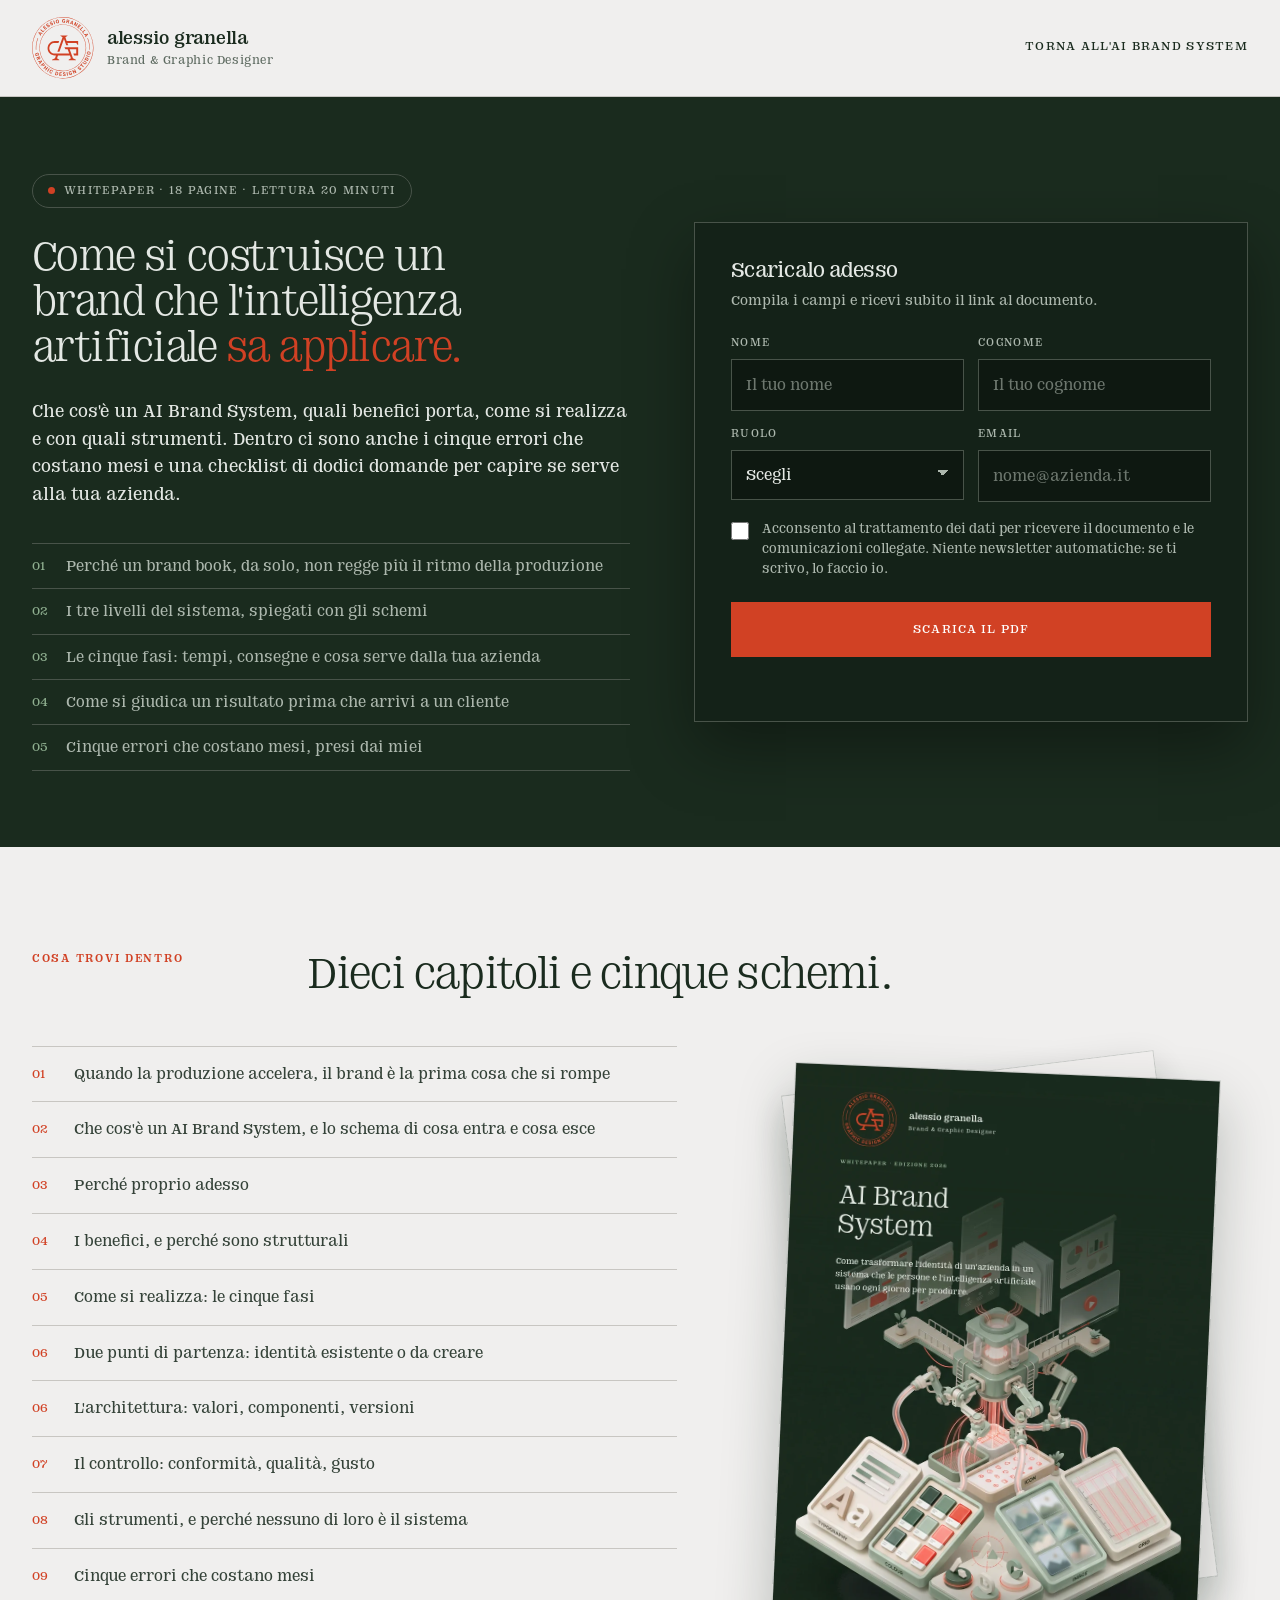
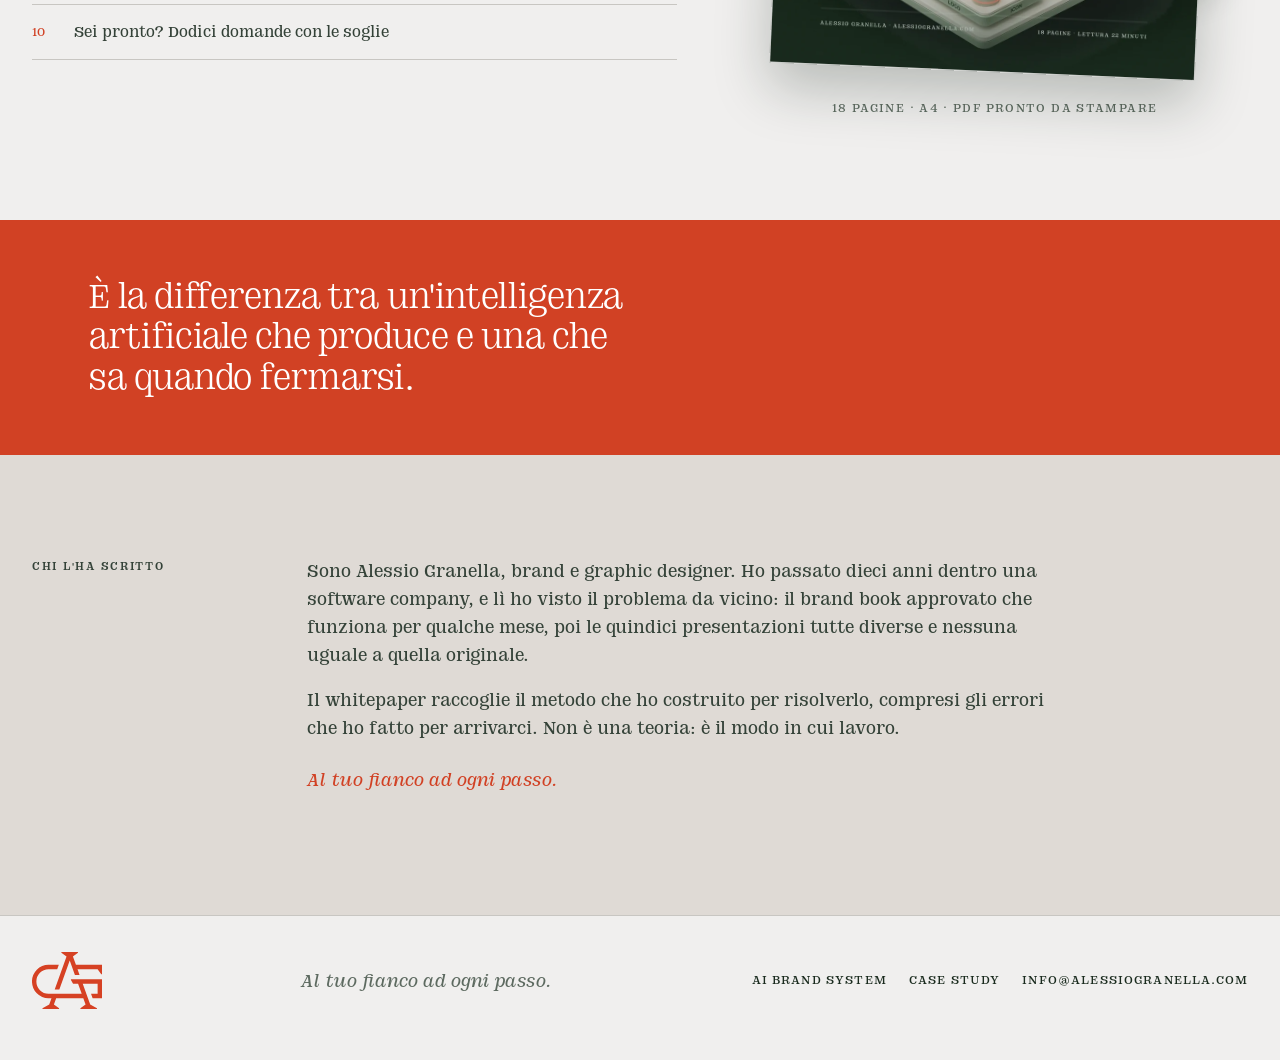
<file: whitepaper/index.html>
<!doctype html>
<html lang="it">
<head>
<meta charset="utf-8">
<meta name="viewport" content="width=device-width,initial-scale=1">
<title>Scarica il whitepaper — AI Brand System · Alessio Granella</title>
<meta name="description" content="Diciotto pagine su come si costruisce un brand che l'intelligenza artificiale sa applicare: benefici, le cinque fasi, gli strumenti, cinque errori da evitare e una checklist per capire se serve alla tua azienda.">
<link rel="icon" type="image/svg+xml" href="../assets/ag-logo-round.svg">
<style>
@font-face{font-family:Augustina;src:url('../assets/fonts/AugustinaSlab-Light.otf') format('opentype');font-weight:300;font-style:normal;font-display:swap}
@font-face{font-family:Augustina;src:url('../assets/fonts/AugustinaSlab-Regular.otf') format('opentype');font-weight:400;font-style:normal;font-display:swap}
@font-face{font-family:Augustina;src:url('../assets/fonts/AugustinaSlab-Medium.otf') format('opentype');font-weight:500;font-style:normal;font-display:swap}
@font-face{font-family:Augustina;src:url('../assets/fonts/AugustinaSlab-Italic.otf') format('opentype');font-weight:400;font-style:italic;font-display:swap}

:root{
  --paper:#f0efee; --soft:#dfdad5; --white:#fff;
  --ink:#1a2b1e; --rust:#d14124; --muschio:#8faf90;
  --line:#c8c6c2; --line-dark:#485349; --muted:#5d6a60; --body:#344238;
  --on-dark:#e4e8e4; --on-dark-mut:#adb8ae;
  --max:1280px; --gut:32px;
}
*{box-sizing:border-box}
html{scroll-behavior:smooth}
body{margin:0;background:var(--paper);color:var(--ink);font-family:Augustina,Georgia,serif;font-weight:400;font-size:18px;line-height:1.55;-webkit-font-smoothing:antialiased}
img{display:block;max-width:100%}
a{color:inherit}
h1,h2,h3,p,ul,ol{margin-top:0}
h1,h2,h3{font-weight:300;letter-spacing:-.035em;text-wrap:balance}
h1{font-size:clamp(2.2rem,3.4vw,3.05rem);line-height:1.04;margin-bottom:0}
h2{font-size:clamp(2rem,3.6vw,3.3rem);line-height:1.04;margin-bottom:0}
h3{font-size:1.5rem;line-height:1.14;font-weight:400}
em{font-style:normal;color:var(--rust)}
.wrap{max-width:var(--max);margin-inline:auto;padding-inline:var(--gut)}
.band{padding-block:clamp(66px,8vw,116px)}
.eyebrow{color:var(--rust);font-size:.72rem;font-weight:500;text-transform:uppercase;letter-spacing:.15em;margin-bottom:0}
.lead{font-size:1.12rem;color:var(--body);max-width:56ch}

/* nav */
.nav{background:var(--paper);border-bottom:1px solid var(--line)}
.nav .wrap{display:flex;align-items:center;justify-content:space-between;height:96px;gap:20px}
.brand{display:flex;align-items:center;gap:13px;text-decoration:none}
.brand img{width:62px}
.brand b{display:block;font-weight:500;font-size:1.12rem;letter-spacing:-.015em}
.brand small{display:block;font-size:.76rem;color:var(--muted);letter-spacing:.05em}
.nav a.back{font-size:.8rem;text-transform:uppercase;letter-spacing:.1em;text-decoration:none;border-bottom:1px solid transparent;padding-bottom:2px}
.nav a.back:hover{border-color:currentColor}

/* hero scura */
.top{background:var(--ink);color:var(--on-dark);padding-block:clamp(52px,6vw,96px)}
.top h1{color:var(--on-dark)}
.top .eyebrow{color:var(--muschio)}
.top .lead{color:var(--on-dark);margin-top:clamp(18px,2.4vw,28px)}
.top-grid{display:grid;grid-template-columns:1.05fr .95fr;gap:clamp(36px,5vw,76px);align-items:center}
.badge{display:inline-flex;align-items:center;gap:9px;font-size:.74rem;text-transform:uppercase;letter-spacing:.11em;
       border:1px solid var(--line-dark);border-radius:100px;padding:7px 15px;margin-bottom:26px;color:var(--on-dark-mut)}
.badge i{width:7px;height:7px;border-radius:50%;background:var(--rust);display:block}
.inside{list-style:none;padding:0;margin:clamp(24px,3vw,34px) 0 0;border-top:1px solid var(--line-dark)}
.inside li{display:grid;grid-template-columns:22px 1fr;gap:12px;padding:10px 0;border-bottom:1px solid var(--line-dark);
           font-size:.98rem;color:var(--on-dark-mut)}
.inside b{color:var(--muschio);font-weight:400;font-size:.8rem;padding-top:3px}

/* mockup del documento */
.mockup{margin:0}
.mockup img{width:100%;box-shadow:0 26px 60px rgba(0,0,0,.34)}
.mockup figcaption{margin-top:clamp(18px,2.4vw,30px);text-align:center;font-size:.76rem;
                   text-transform:uppercase;letter-spacing:.11em;color:var(--on-dark-mut)}

/* modulo */
.form-card{background:rgba(20,34,24,.93);border:1px solid var(--line-dark);padding:clamp(26px,2.8vw,38px);
           box-shadow:0 26px 60px rgba(0,0,0,.35)}
.form-card h3{color:var(--on-dark);margin-bottom:6px;font-size:1.35rem}
.form-card .hint{font-size:.9rem;color:var(--on-dark-mut);margin:0 0 22px}
.fields{display:grid;grid-template-columns:1fr 1fr;gap:14px}
.field{display:flex;flex-direction:column;gap:7px}
.field.full{grid-column:1/-1}
.field label{font-size:.72rem;text-transform:uppercase;letter-spacing:.11em;color:var(--on-dark-mut)}
.field input,.field select{font-family:inherit;font-size:1rem;color:var(--on-dark);background:rgba(10,18,12,.55);
  border:1px solid var(--line-dark);padding:13px 14px;appearance:none;border-radius:0}
.field input:focus,.field select:focus{outline:2px solid var(--muschio);outline-offset:1px;border-color:var(--muschio)}
.field input::placeholder{color:rgba(173,184,174,.6)}
.field select{background-image:linear-gradient(45deg,transparent 50%,var(--on-dark-mut) 50%),linear-gradient(135deg,var(--on-dark-mut) 50%,transparent 50%);
  background-position:calc(100% - 20px) calc(50% - 2px),calc(100% - 14px) calc(50% - 2px);background-size:6px 6px,6px 6px;background-repeat:no-repeat}
.consent{grid-column:1/-1;display:grid;grid-template-columns:20px 1fr;gap:11px;align-items:start;margin-top:4px}
.consent input{width:18px;height:18px;margin:2px 0 0;accent-color:var(--rust)}
.consent span{font-size:.86rem;color:var(--on-dark-mut);line-height:1.45}
.consent a{color:var(--on-dark)}
.submit{grid-column:1/-1;margin-top:8px}
.btn{display:inline-block;width:100%;text-align:center;border:1px solid var(--rust);background:var(--rust);color:#fff;
     font-family:inherit;font-size:.8rem;text-transform:uppercase;letter-spacing:.09em;padding:17px 24px;cursor:pointer;
     text-decoration:none;transition:background .18s,border-color .18s}
.btn:hover{background:#b8381f;border-color:#b8381f}
.err{font-size:.86rem;color:#ff9478;margin:12px 0 0;min-height:1.2em}
.ok{display:none}
.ok h3{margin-bottom:8px}
.ok p{color:var(--on-dark-mut);font-size:.96rem;margin:0 0 20px}
.ok .hint2{margin:16px 0 0;font-size:.86rem}
.ok #chi{color:var(--muschio)}
.form-card.done form,.form-card.done>h3,.form-card.done>.hint{display:none}
.form-card.done .ok{display:block}

/* contenuti */
.toc-grid{display:grid;grid-template-columns:1.12fr .88fr;gap:clamp(34px,5vw,70px);align-items:start}
.toc{list-style:none;padding:0;margin:0;border-top:1px solid var(--line)}
.shot{margin:0;position:sticky;top:40px;padding-top:clamp(12px,2vw,26px)}
.shot .stack{position:relative}
.shot img{border:1px solid rgba(26,43,30,.18)}
.shot .back{position:absolute;left:14%;top:0;width:74%;transform:rotate(-7deg);
            box-shadow:0 16px 38px rgba(26,43,30,.20);z-index:1}
.shot .front{position:relative;width:84%;margin-left:8%;transform:rotate(2.5deg);
             box-shadow:0 24px 54px rgba(26,43,30,.26);z-index:2}
.shot figcaption{margin-top:clamp(16px,2.4vw,26px);font-size:.78rem;text-transform:uppercase;letter-spacing:.11em;color:var(--muted);text-align:center}
.toc li{break-inside:avoid;display:grid;grid-template-columns:28px 1fr;gap:14px;padding:15px 0;
        border-bottom:1px solid var(--line);color:var(--body);font-size:1rem}
.toc b{color:var(--rust);font-weight:400;font-size:.8rem;padding-top:3px}
.head{display:grid;grid-template-columns:.4fr 1.6fr;gap:40px;align-items:start;margin-bottom:48px}
.pull{background:var(--rust);color:#fff;padding:clamp(34px,4.4vw,62px)}
.pull p{margin:0;font-size:clamp(1.5rem,2.9vw,2.6rem);line-height:1.1;font-weight:300;letter-spacing:-.03em;max-width:24ch}
.about{display:grid;grid-template-columns:.4fr 1.6fr;gap:40px}
.about p{color:var(--body);max-width:62ch}
.about p+p{margin-top:16px}
.about .sign{margin-top:24px;font-style:italic;color:var(--rust)}
.foot{padding-block:36px 48px;border-top:1px solid var(--line)}
.foot .wrap{display:flex;flex-wrap:wrap;gap:22px 40px;justify-content:space-between;align-items:center}
.foot img{width:70px}
.foot .payoff{font-style:italic;color:var(--muted)}
.foot nav{display:flex;flex-wrap:wrap;gap:22px;font-size:.8rem;text-transform:uppercase;letter-spacing:.09em}
.foot a{text-decoration:none;border-bottom:1px solid transparent;padding-bottom:2px}
.foot a:hover{border-color:currentColor}

@media(max-width:940px){
  :root{--gut:22px}
  .top-grid,.head,.about{grid-template-columns:1fr;gap:28px}
  .mockup{max-width:440px;margin-inline:auto}
  .toc-grid{grid-template-columns:1fr;gap:30px}
  .shot{position:static;max-width:460px}
  .nav .wrap{height:76px}
  .brand img{width:50px}
}
@media(max-width:520px){
  body{font-size:17px}
  .fields{grid-template-columns:1fr}
  .brand small{display:none}
}
</style>
</head>
<body>

<nav class="nav">
  <div class="wrap">
    <a class="brand" href="../">
      <img src="../assets/ag-logo-round.svg" alt="">
      <span><b>alessio granella</b><small>Brand &amp; Graphic Designer</small></span>
    </a>
    <a class="back" href="../">Torna all'AI Brand System</a>
  </div>
</nav>

<header class="top">
  <div class="wrap top-grid">
    <div>
      <span class="badge"><i></i> Whitepaper · 18 pagine · lettura 20 minuti</span>
      <h1>Come si costruisce un brand che l'intelligenza artificiale <em>sa applicare.</em></h1>
      <p class="lead">Che cos'è un AI Brand System, quali benefici porta, come si realizza e con quali strumenti. Dentro ci sono anche i cinque errori che costano mesi e una checklist di dodici domande per capire se serve alla tua azienda.</p>
      <ul class="inside">
        <li><b>01</b><span>Perché un brand book, da solo, non regge più il ritmo della produzione</span></li>
        <li><b>02</b><span>I tre livelli del sistema, spiegati con gli schemi</span></li>
        <li><b>03</b><span>Le cinque fasi: tempi, consegne e cosa serve dalla tua azienda</span></li>
        <li><b>04</b><span>Come si giudica un risultato prima che arrivi a un cliente</span></li>
        <li><b>05</b><span>Cinque errori che costano mesi, presi dai miei</span></li>
      </ul>

    </div>

    <div class="form-card" id="card">
        <h3>Scaricalo adesso</h3>
        <p class="hint">Compila i campi e ricevi subito il link al documento.</p>
        <form id="wpform" novalidate>
          <div class="fields">
            <div class="field">
              <label for="nome">Nome</label>
              <input id="nome" name="nome" type="text" autocomplete="given-name" required placeholder="Il tuo nome">
            </div>
            <div class="field">
              <label for="cognome">Cognome</label>
              <input id="cognome" name="cognome" type="text" autocomplete="family-name" required placeholder="Il tuo cognome">
            </div>
            <div class="field">
              <label for="ruolo">Ruolo</label>
              <select id="ruolo" name="ruolo" required>
                <option value="" selected disabled>Scegli</option>
                <option>Marketing manager</option>
                <option>Designer</option>
                <option>Altro</option>
              </select>
            </div>
            <div class="field">
              <label for="email">Email</label>
              <input id="email" name="email" type="email" autocomplete="email" required placeholder="nome@azienda.it">
            </div>
            <label class="consent" for="privacy">
              <input id="privacy" name="privacy" type="checkbox" required>
              <span>Acconsento al trattamento dei dati per ricevere il documento e le comunicazioni collegate. Niente newsletter automatiche: se ti scrivo, lo faccio io.</span>
            </label>
            <div class="submit">
              <button class="btn" type="submit">Scarica il PDF</button>
              <p class="err" id="err" role="alert"></p>
            </div>
          </div>
        </form>
        <div class="ok" id="ok">
          <h3>Grazie, <span id="chi">a presto</span>.</h3>
          <p>Il documento è pronto: si apre in una nuova scheda del browser.</p>
          <a class="btn" id="dl" href="../assets/AI-Brand-System-Whitepaper.pdf" target="_blank" rel="noopener">Apri il whitepaper</a>
          <p class="hint2" id="hint2">Ti ho appena mandato una copia anche per email, così lo ritrovi quando ti serve.</p>
        </div>
      </div>
  </div>
</header>

<section class="band">
  <div class="wrap">
    <div class="head">
      <p class="eyebrow">Cosa trovi dentro</p>
      <div><h2>Dieci capitoli e cinque schemi.</h2></div>
    </div>
    <div class="toc-grid">
      <ol class="toc">
      <li><b>01</b><span>Quando la produzione accelera, il brand è la prima cosa che si rompe</span></li>
      <li><b>02</b><span>Che cos'è un AI Brand System, e lo schema di cosa entra e cosa esce</span></li>
      <li><b>03</b><span>Perché proprio adesso</span></li>
      <li><b>04</b><span>I benefici, e perché sono strutturali</span></li>
      <li><b>05</b><span>Come si realizza: le cinque fasi</span></li><li><b>06</b><span>Due punti di partenza: identit&#224; esistente o da creare</span></li>
      <li><b>06</b><span>L'architettura: valori, componenti, versioni</span></li>
      <li><b>07</b><span>Il controllo: conformità, qualità, gusto</span></li>
      <li><b>08</b><span>Gli strumenti, e perché nessuno di loro è il sistema</span></li>
      <li><b>09</b><span>Cinque errori che costano mesi</span></li>
      <li><b>10</b><span>Sei pronto? Dodici domande con le soglie</span></li>
    </ol>
      <figure class="shot">
        <div class="stack">
          <img class="back" src="../assets/wp-inner.webp" alt="Una pagina interna del whitepaper con lo schema dei tre livelli">
          <img class="front" src="../assets/wp-cover.webp" alt="La copertina del whitepaper AI Brand System">
        </div>
        <figcaption>18 pagine · A4 · PDF pronto da stampare</figcaption>
      </figure>
    </div>
  </div>
</section>

<section class="pull">
  <div class="wrap">
    <p>È la differenza tra un'intelligenza artificiale che produce e una che sa quando fermarsi.</p>
  </div>
</section>

<section class="band" style="background:var(--soft)">
  <div class="wrap about">
    <p class="eyebrow">Chi l'ha scritto</p>
    <div>
      <p>Sono Alessio Granella, brand e graphic designer. Ho passato dieci anni dentro una software company, e lì ho visto il problema da vicino: il brand book approvato che funziona per qualche mese, poi le quindici presentazioni tutte diverse e nessuna uguale a quella originale.</p>
      <p>Il whitepaper raccoglie il metodo che ho costruito per risolverlo, compresi gli errori che ho fatto per arrivarci. Non è una teoria: è il modo in cui lavoro.</p>
      <p class="sign">Al tuo fianco ad ogni passo.</p>
    </div>
  </div>
</section>

<footer class="foot">
  <div class="wrap">
    <a href="https://alessiogranella.com/"><img src="../assets/ag-logo-red.svg" alt="Alessio Granella"></a>
    <span class="payoff">Al tuo fianco ad ogni passo.</span>
    <nav>
      <a href="../">AI Brand System</a>
      <a href="../case-study/">Case study</a>
      <a href="mailto:info@alessiogranella.com">info@alessiogranella.com</a>
    </nav>
  </div>
</footer>

<script>
(function(){
  var form=document.getElementById('wpform'), card=document.getElementById('card'),
      err=document.getElementById('err'), btn=form.querySelector('button[type=submit]'), chi=document.getElementById('chi');

  /* ─────────────────────────────────────────────────────────────────────────
     DOVE ARRIVANO LE COMPILAZIONI
     Il modulo usa FormSubmit e recapita a info@alessiogranella.com.
     La stringa qui sotto è l'alias cifrato di quella casella: si usa al posto
     dell'indirizzo in chiaro, così l'email non finisce nel sorgente della
     pagina (dove i raccoglitori di spam la leggerebbero).
     ATTENZIONE: FormSubmit lega l'attivazione all'ORIGINE del sito. Se cambia
     — da http a https, o cambiando dominio — il modulo torna inattivo e la
     prima compilazione fa partire una nuova email di attivazione da cliccare.
     ───────────────────────────────────────────────────────────────────────── */
  var ENDPOINT='https://formsubmit.co/ajax/82d4b0859a9cafaadb7850ede7162f20';
  var PDF_PUBBLICO='https://aibrandsystem.alessiogranella.com/assets/AI-Brand-System-Whitepaper.pdf';

  function mostraGrazie(nome,consegnato){
    chi.textContent=nome;
    /* se l'invio non è arrivato non promettiamo un'email che non partirà:
       diamo alla persona un modo diretto per farsi sentire */
    var h=document.getElementById('hint2');
    if(h) h.innerHTML = consegnato
      ? 'Ti ho appena mandato una copia anche per email, così lo ritrovi quando ti serve.'
      : 'Se vuoi ricevere una copia per email o farmi una domanda, scrivimi a <a href="mailto:info@alessiogranella.com">info@alessiogranella.com</a>.';
    card.classList.add('done');
  }

  form.addEventListener('submit',function(e){
    e.preventDefault();
    err.textContent='';
    var d={
      nome:form.nome.value.trim(), cognome:form.cognome.value.trim(),
      ruolo:form.ruolo.value, email:form.email.value.trim()
    };
    if(!d.nome||!d.cognome){ err.textContent='Servono nome e cognome.'; return; }
    if(!d.ruolo){ err.textContent='Scegli il tuo ruolo.'; return; }
    if(!/^[^\s@]+@[^\s@]+\.[^\s@]{2,}$/.test(d.email)){ err.textContent='Controlla l\u2019indirizzo email.'; return; }
    if(!form.privacy.checked){ err.textContent='Serve il consenso per mandarti il documento.'; return; }

    btn.disabled=true; btn.textContent='Invio in corso…';

    fetch(ENDPOINT,{
      method:'POST',
      headers:{'Content-Type':'application/json','Accept':'application/json'},
      body:JSON.stringify({
        _subject:'Whitepaper scaricato — '+d.nome+' '+d.cognome+' ('+d.ruolo+')',
        _template:'table',
        _captcha:'false',
        _autoresponse:'Ciao '+d.nome+',\n\ngrazie per aver scaricato il whitepaper sull\u2019AI Brand System.\n'
          +'Se ti serve riaprirlo, lo trovi qui: '+PDF_PUBBLICO+'\n\n'
          +'Se dopo la lettura ti viene un dubbio sul tuo caso, rispondi pure a questa email: '
          +'leggo io.\n\nAlessio Granella\nBrand & Graphic Designer\nalessiogranella.com',
        Nome:d.nome, Cognome:d.cognome, Ruolo:d.ruolo, Email:d.email,
        Documento:'AI Brand System — Whitepaper',
        Pagina:location.href
      })
    })
    .then(function(r){ return r.json(); })
    .then(function(esito){ mostraGrazie(d.nome, esito && esito.success==='true'); })
    .catch(function(){
      /* se l'invio fallisce non blocchiamo la persona: il documento è già aperto */
      mostraGrazie(d.nome,false);
    });
  });
})();
</script>
</body>
</html>
</file>
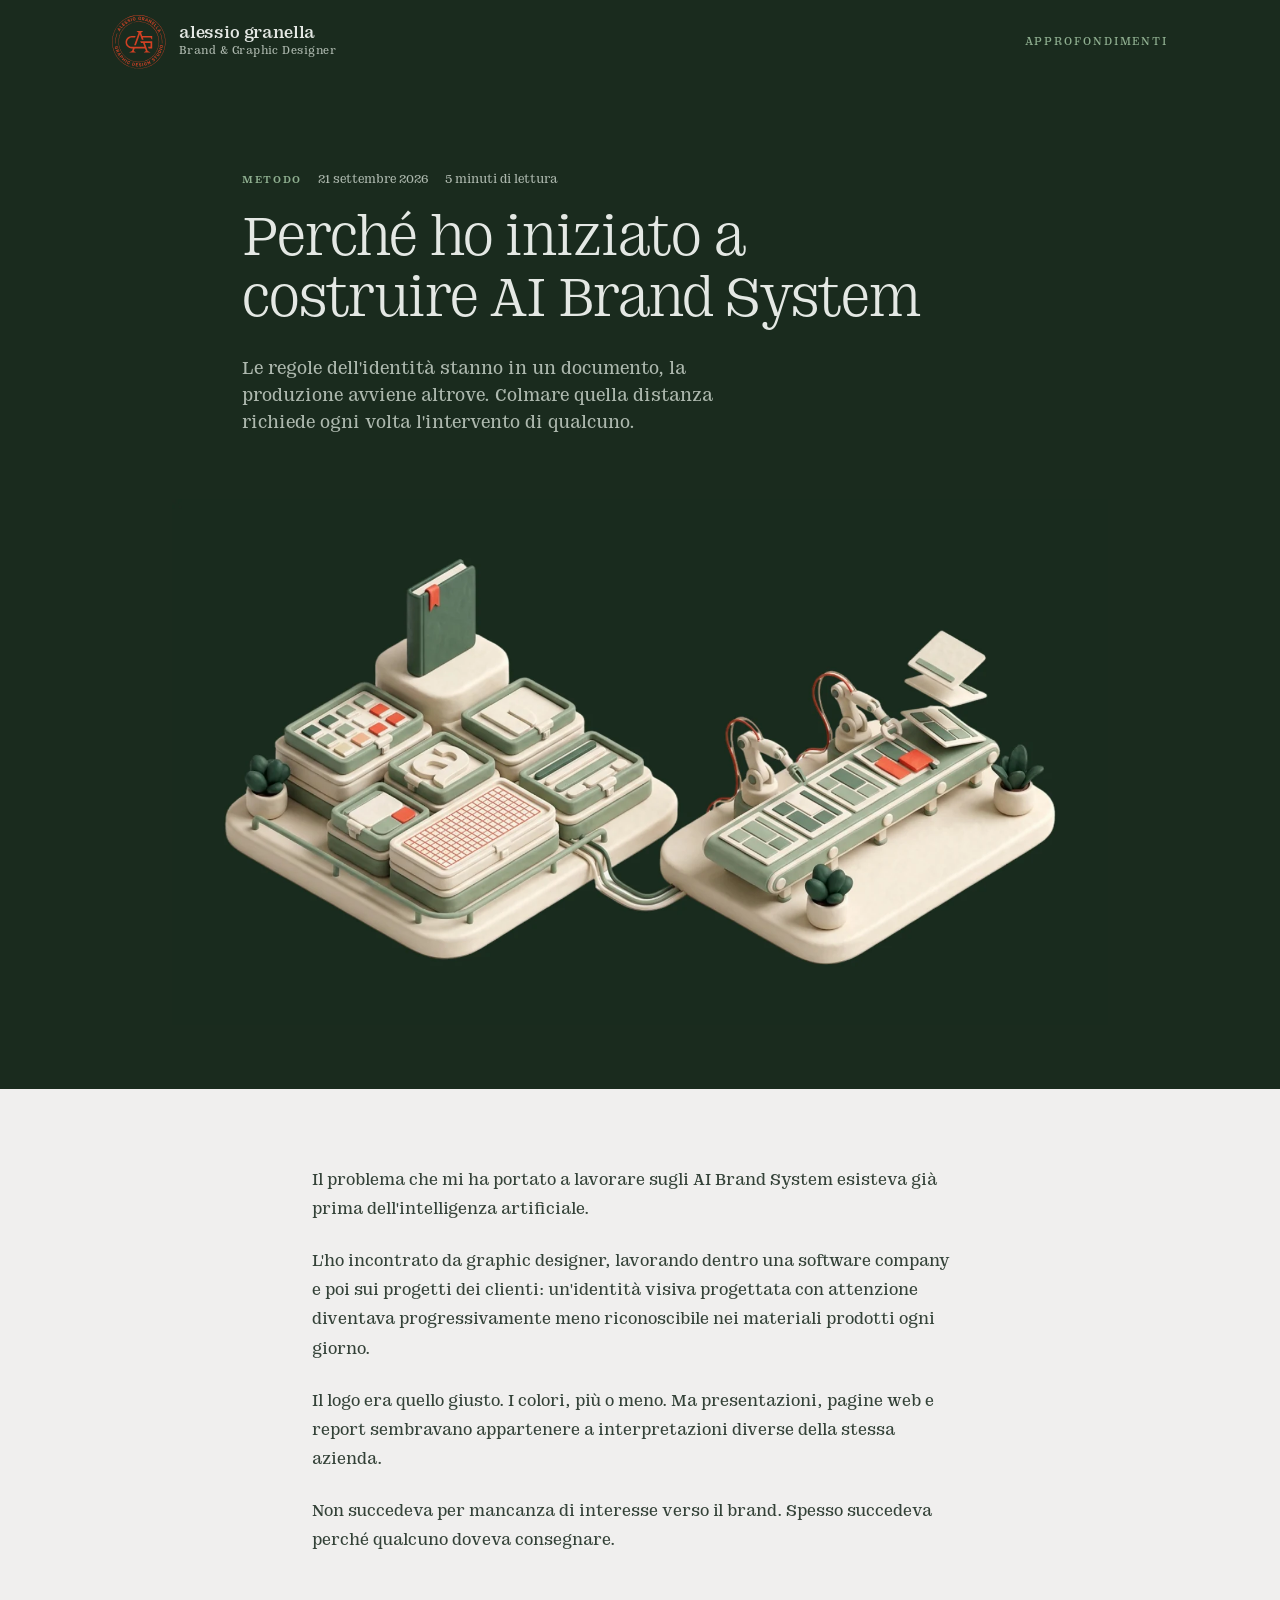
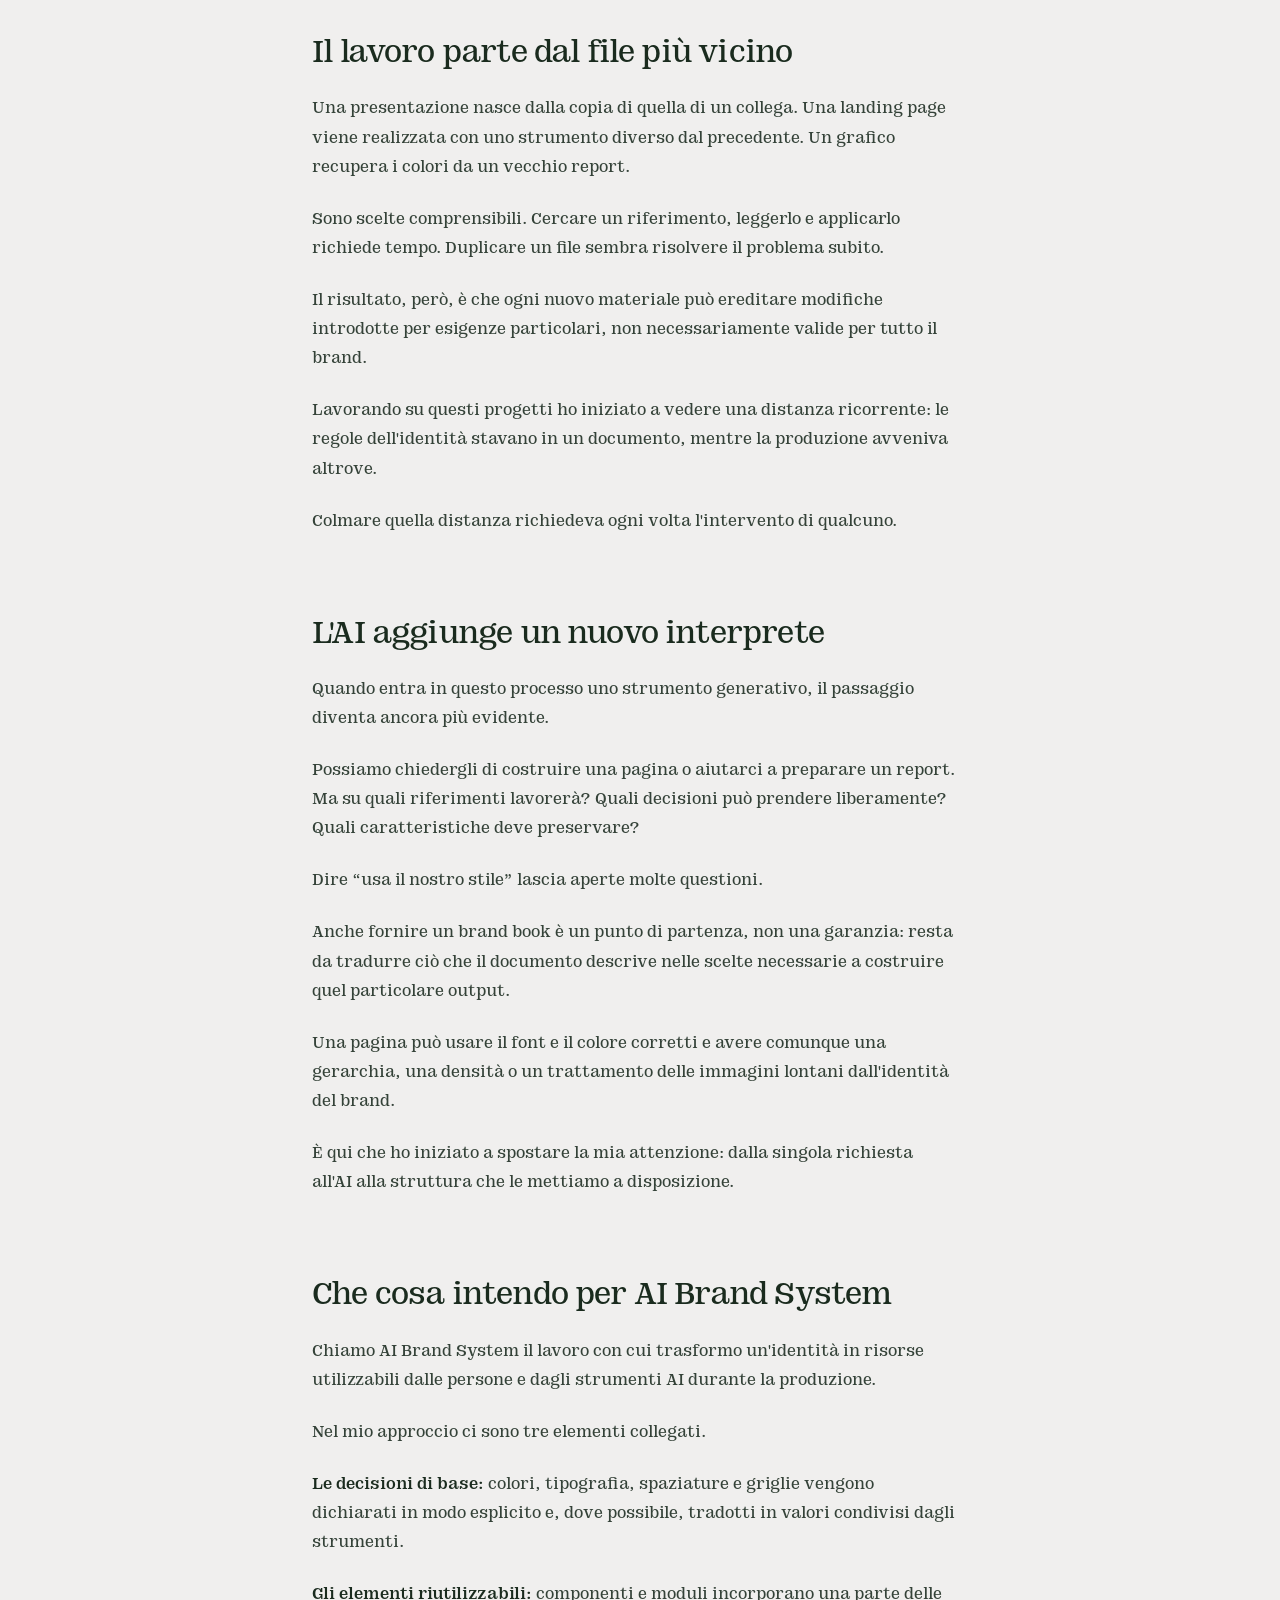
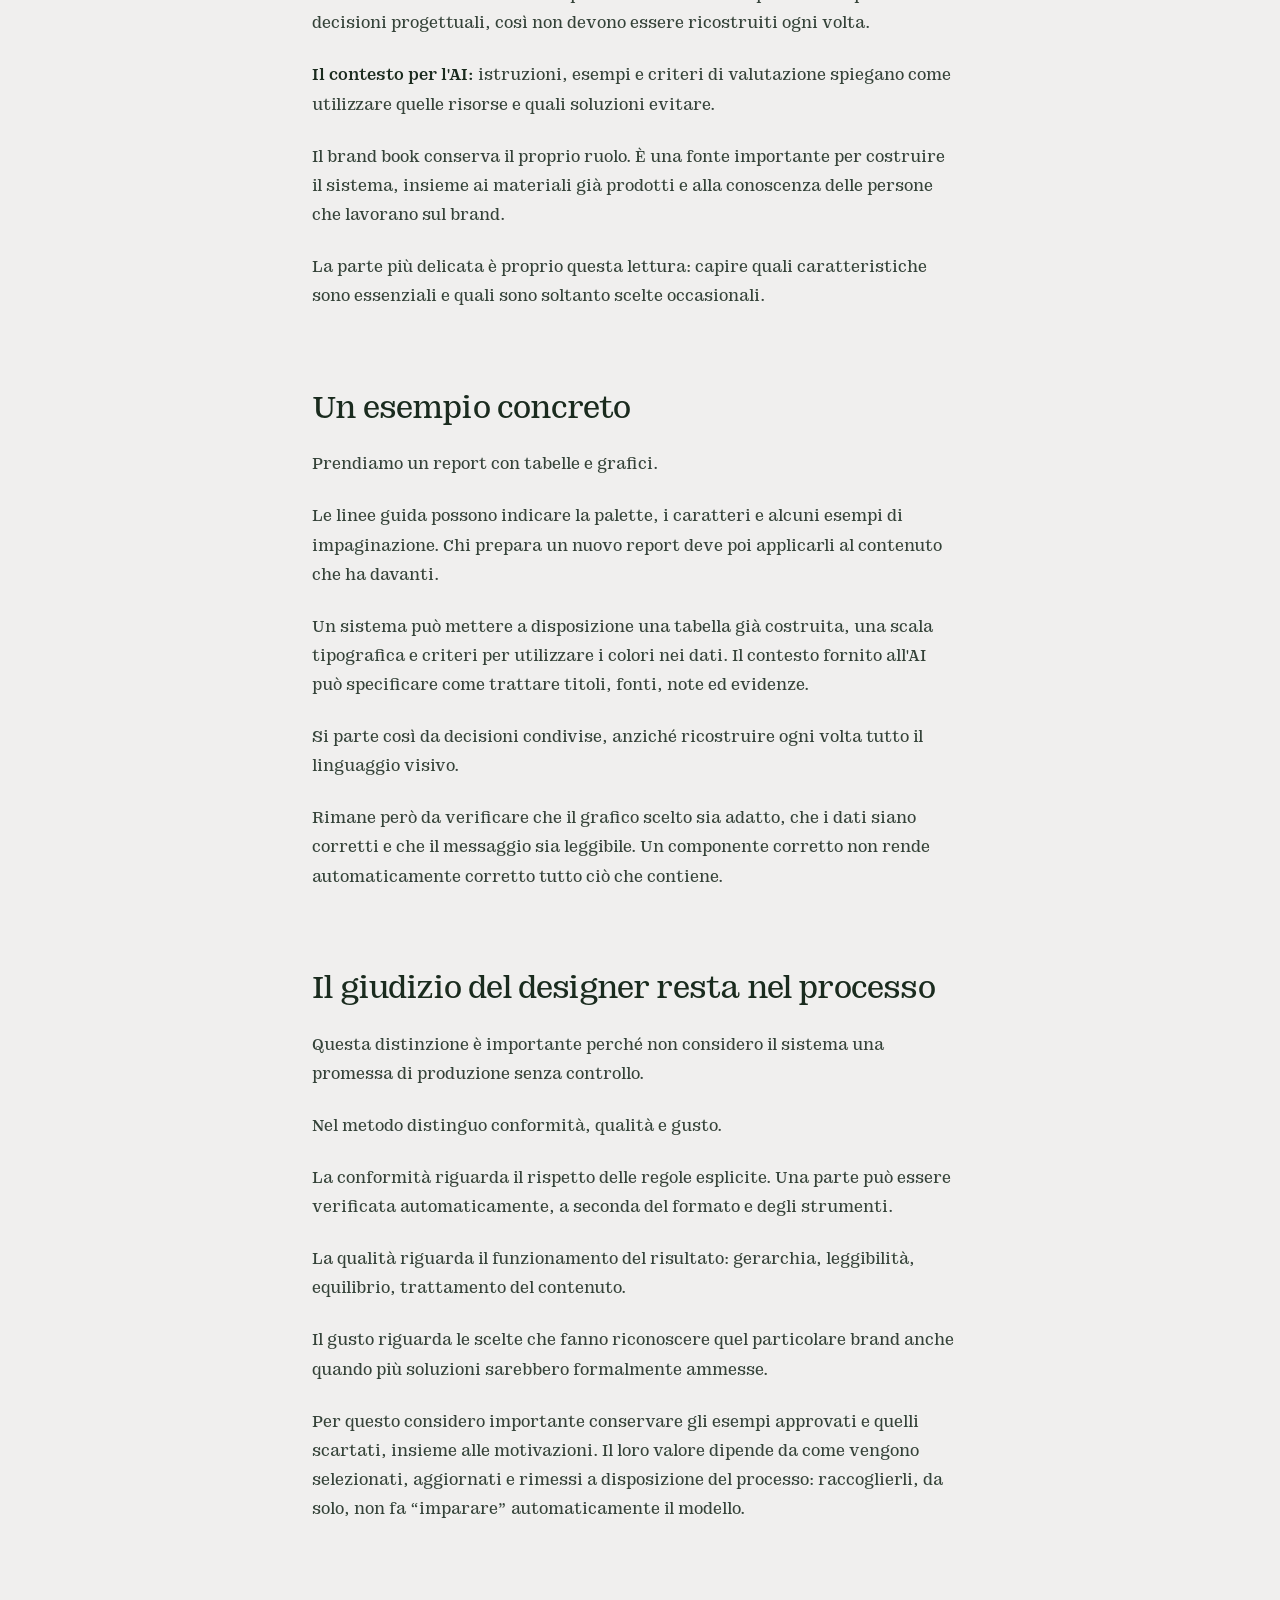
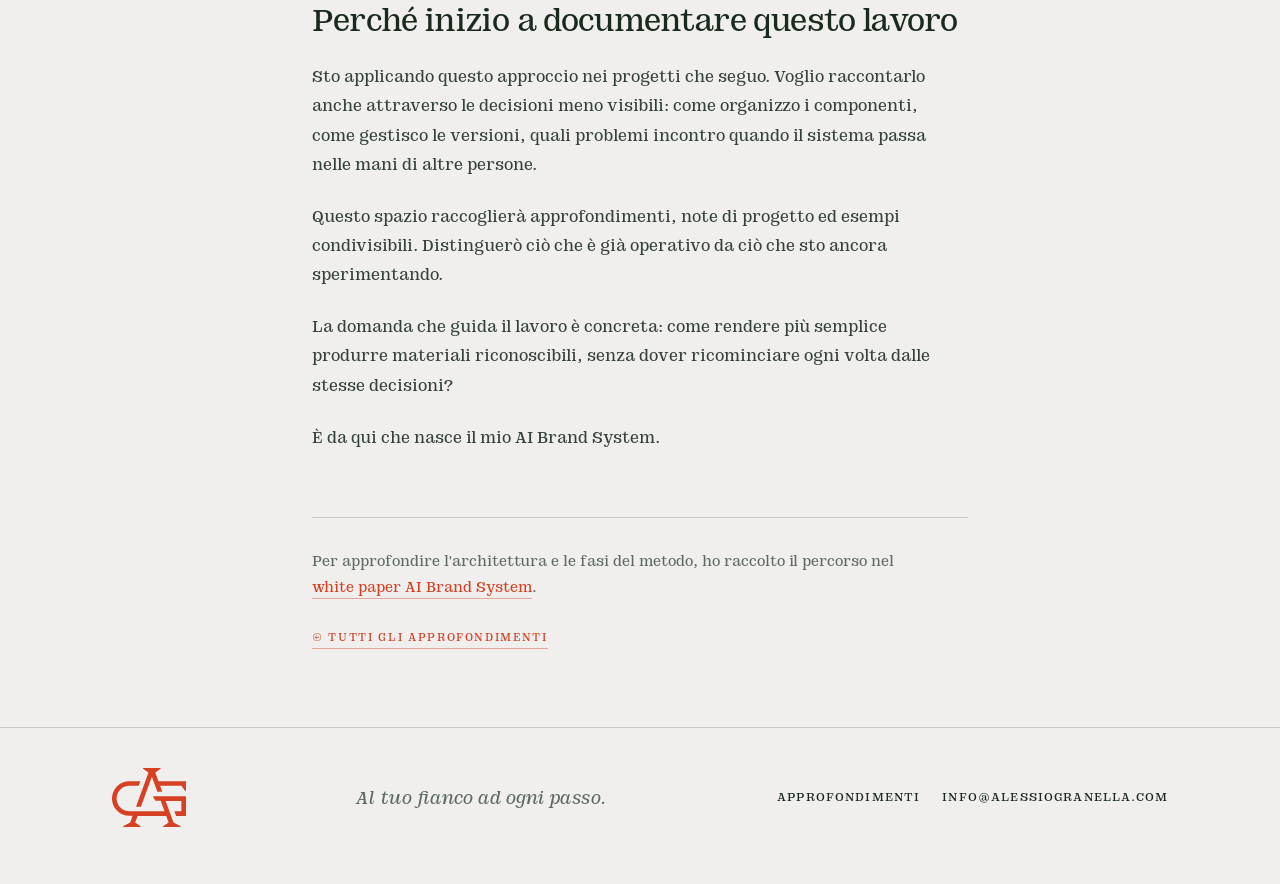
<file: approfondimenti/perche-ho-iniziato-a-costruire-ai-brand-system/index.html>
<!doctype html>
<html lang="it">
<head>
<meta charset="utf-8">
<meta name="viewport" content="width=device-width,initial-scale=1">
<title>Perché ho iniziato a costruire AI Brand System · Approfondimenti</title>
<meta name="description" content="Le regole dell'identità stanno in un documento, la produzione avviene altrove. Da questa distanza nasce il lavoro sugli AI Brand System: decisioni di base, elementi riutilizzabili e contesto per l'AI.">
<meta name="robots" content="noindex,nofollow">
<link rel="icon" type="image/svg+xml" href="/assets/ag-logo-round.svg">
<link rel="stylesheet" href="/approfondimenti/stile.css">
<meta property="og:type" content="article">
<meta property="og:title" content="Perché ho iniziato a costruire AI Brand System">
<meta property="og:description" content="Le regole dell'identità stanno in un documento, la produzione avviene altrove. Da questa distanza nasce il lavoro sugli AI Brand System.">
<meta property="og:image" content="https://aibrandsystem.alessiogranella.com/assets/blog-01-perche-ai-brand-system-og-v2.webp">
<meta name="twitter:card" content="summary_large_image">
</head>
<body>

<nav class="nav">
  <div class="wrap">
    <a class="brand" href="/approfondimenti/">
      <img src="/assets/ag-logo-round.svg" alt="">
      <span><b>alessio granella</b><small>Brand &amp; Graphic Designer</small></span>
    </a>
    <a class="nav-sez" href="/approfondimenti/">Approfondimenti</a>
  </div>
</nav>

<article>

<header class="art-testa">
  <div class="wrap">
    <div class="occhiello">
      <span class="tag">Metodo</span>
      <time datetime="2026-09-21">21 settembre 2026</time>
      <span class="durata">5 minuti di lettura</span>
    </div>
    <h1>Perché ho iniziato a costruire AI Brand System</h1>
    <p class="somm">Le regole dell'identità stanno in un documento, la produzione avviene altrove. Colmare quella distanza richiede ogni volta l'intervento di qualcuno.</p>
  </div>
</header>

<div class="art-cover">
  <div class="wrap">
    <img src="/assets/blog-01-perche-ai-brand-system-v2.webp" width="1600" height="900" alt="Illustrazione isometrica: a sinistra l'archivio del brand, con il manuale su un piedistallo e i vassoi di colori, caratteri e griglie; a destra, su una piattaforma separata, un nastro di produzione dove bracci meccanici sfornano pagine che si disallineano una dopo l'altra.">
  </div>
</div>

<div class="art-corpo">
  <div class="wrap">

    <p>Il problema che mi ha portato a lavorare sugli AI Brand System esisteva già prima dell'intelligenza artificiale.</p>

    <p>L'ho incontrato da graphic designer, lavorando dentro una software company e poi sui progetti dei clienti: un'identità visiva progettata con attenzione diventava progressivamente meno riconoscibile nei materiali prodotti ogni giorno.</p>

    <p>Il logo era quello giusto. I colori, più o meno. Ma presentazioni, pagine web e report sembravano appartenere a interpretazioni diverse della stessa azienda.</p>

    <p>Non succedeva per mancanza di interesse verso il brand. Spesso succedeva perché qualcuno doveva consegnare.</p>

    <h2>Il lavoro parte dal file più vicino</h2>

    <p>Una presentazione nasce dalla copia di quella di un collega. Una landing page viene realizzata con uno strumento diverso dal precedente. Un grafico recupera i colori da un vecchio report.</p>

    <p>Sono scelte comprensibili. Cercare un riferimento, leggerlo e applicarlo richiede tempo. Duplicare un file sembra risolvere il problema subito.</p>

    <p>Il risultato, però, è che ogni nuovo materiale può ereditare modifiche introdotte per esigenze particolari, non necessariamente valide per tutto il brand.</p>

    <p>Lavorando su questi progetti ho iniziato a vedere una distanza ricorrente: le regole dell'identità stavano in un documento, mentre la produzione avveniva altrove.</p>

    <p>Colmare quella distanza richiedeva ogni volta l'intervento di qualcuno.</p>

    <h2>L'AI aggiunge un nuovo interprete</h2>

    <p>Quando entra in questo processo uno strumento generativo, il passaggio diventa ancora più evidente.</p>

    <p>Possiamo chiedergli di costruire una pagina o aiutarci a preparare un report. Ma su quali riferimenti lavorerà? Quali decisioni può prendere liberamente? Quali caratteristiche deve preservare?</p>

    <p>Dire “usa il nostro stile” lascia aperte molte questioni.</p>

    <p>Anche fornire un brand book è un punto di partenza, non una garanzia: resta da tradurre ciò che il documento descrive nelle scelte necessarie a costruire quel particolare output.</p>

    <p>Una pagina può usare il font e il colore corretti e avere comunque una gerarchia, una densità o un trattamento delle immagini lontani dall'identità del brand.</p>

    <p>È qui che ho iniziato a spostare la mia attenzione: dalla singola richiesta all'AI alla struttura che le mettiamo a disposizione.</p>

    <h2>Che cosa intendo per AI Brand System</h2>

    <p>Chiamo AI Brand System il lavoro con cui trasformo un'identità in risorse utilizzabili dalle persone e dagli strumenti AI durante la produzione.</p>

    <p>Nel mio approccio ci sono tre elementi collegati.</p>

    <p><strong>Le decisioni di base:</strong> colori, tipografia, spaziature e griglie vengono dichiarati in modo esplicito e, dove possibile, tradotti in valori condivisi dagli strumenti.</p>

    <p><strong>Gli elementi riutilizzabili:</strong> componenti e moduli incorporano una parte delle decisioni progettuali, così non devono essere ricostruiti ogni volta.</p>

    <p><strong>Il contesto per l'AI:</strong> istruzioni, esempi e criteri di valutazione spiegano come utilizzare quelle risorse e quali soluzioni evitare.</p>

    <p>Il brand book conserva il proprio ruolo. È una fonte importante per costruire il sistema, insieme ai materiali già prodotti e alla conoscenza delle persone che lavorano sul brand.</p>

    <p>La parte più delicata è proprio questa lettura: capire quali caratteristiche sono essenziali e quali sono soltanto scelte occasionali.</p>

    <h2>Un esempio concreto</h2>

    <p>Prendiamo un report con tabelle e grafici.</p>

    <p>Le linee guida possono indicare la palette, i caratteri e alcuni esempi di impaginazione. Chi prepara un nuovo report deve poi applicarli al contenuto che ha davanti.</p>

    <p>Un sistema può mettere a disposizione una tabella già costruita, una scala tipografica e criteri per utilizzare i colori nei dati. Il contesto fornito all'AI può specificare come trattare titoli, fonti, note ed evidenze.</p>

    <p>Si parte così da decisioni condivise, anziché ricostruire ogni volta tutto il linguaggio visivo.</p>

    <p>Rimane però da verificare che il grafico scelto sia adatto, che i dati siano corretti e che il messaggio sia leggibile. Un componente corretto non rende automaticamente corretto tutto ciò che contiene.</p>

    <h2>Il giudizio del designer resta nel processo</h2>

    <p>Questa distinzione è importante perché non considero il sistema una promessa di produzione senza controllo.</p>

    <p>Nel metodo distinguo conformità, qualità e gusto.</p>

    <p>La conformità riguarda il rispetto delle regole esplicite. Una parte può essere verificata automaticamente, a seconda del formato e degli strumenti.</p>

    <p>La qualità riguarda il funzionamento del risultato: gerarchia, leggibilità, equilibrio, trattamento del contenuto.</p>

    <p>Il gusto riguarda le scelte che fanno riconoscere quel particolare brand anche quando più soluzioni sarebbero formalmente ammesse.</p>

    <p>Per questo considero importante conservare gli esempi approvati e quelli scartati, insieme alle motivazioni. Il loro valore dipende da come vengono selezionati, aggiornati e rimessi a disposizione del processo: raccoglierli, da solo, non fa “imparare” automaticamente il modello.</p>

    <h2>Perché inizio a documentare questo lavoro</h2>

    <p>Sto applicando questo approccio nei progetti che seguo. Voglio raccontarlo anche attraverso le decisioni meno visibili: come organizzo i componenti, come gestisco le versioni, quali problemi incontro quando il sistema passa nelle mani di altre persone.</p>

    <p>Questo spazio raccoglierà approfondimenti, note di progetto ed esempi condivisibili. Distinguerò ciò che è già operativo da ciò che sto ancora sperimentando.</p>

    <p>La domanda che guida il lavoro è concreta: come rendere più semplice produrre materiali riconoscibili, senza dover ricominciare ogni volta dalle stesse decisioni?</p>

    <p>È da qui che nasce il mio AI Brand System.</p>

    <div class="art-fine">
      <p>Per approfondire l'architettura e le fasi del metodo, ho raccolto il percorso nel <a href="/whitepaper/">white paper AI Brand System</a>.</p>
      <a class="indietro" href="/approfondimenti/">← Tutti gli approfondimenti</a>
    </div>

  </div>
</div>

</article>

<footer class="foot">
  <div class="wrap">
    <a href="https://alessiogranella.com/"><img src="/assets/ag-logo-red.svg" alt="Alessio Granella"></a>
    <span class="payoff">Al tuo fianco ad ogni passo.</span>
    <nav>
      <a href="/approfondimenti/">Approfondimenti</a>
      <a href="mailto:info@alessiogranella.com">info@alessiogranella.com</a>
    </nav>
  </div>
</footer>

</body>
</html>
</file>
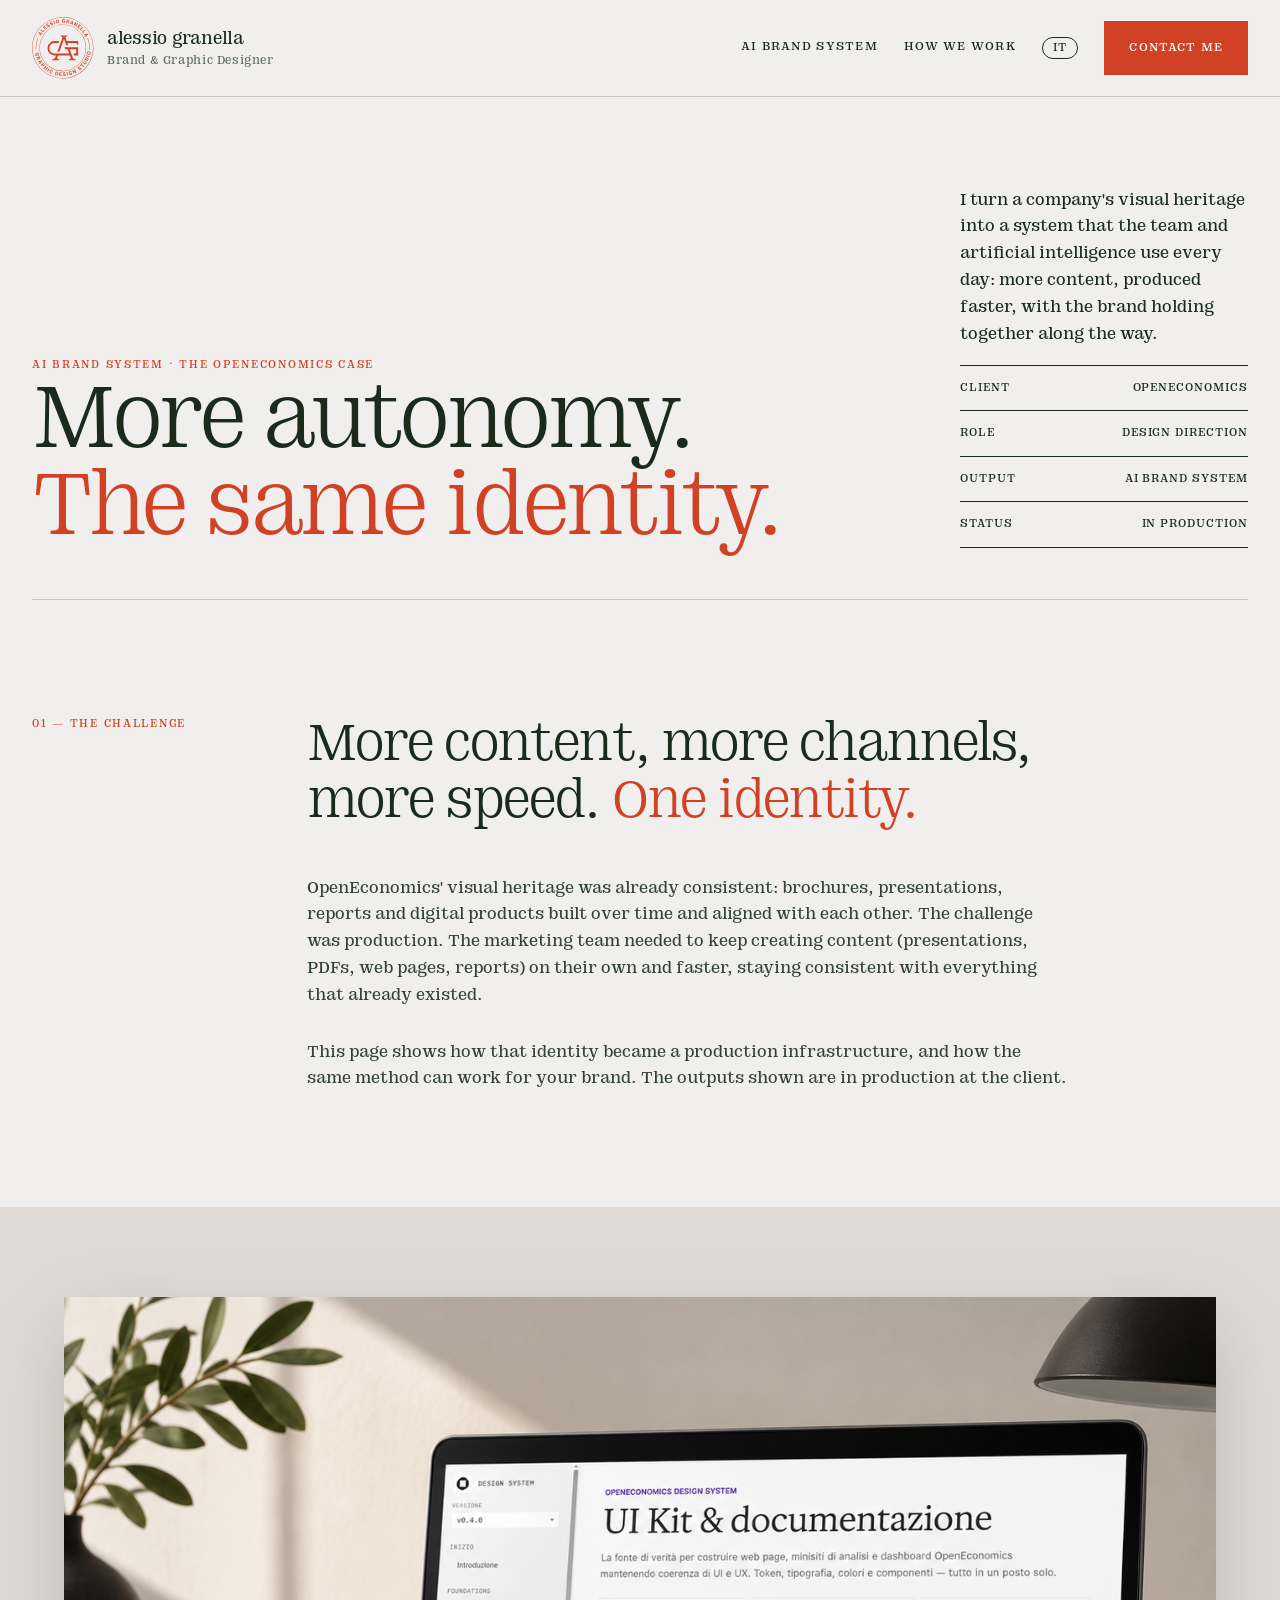
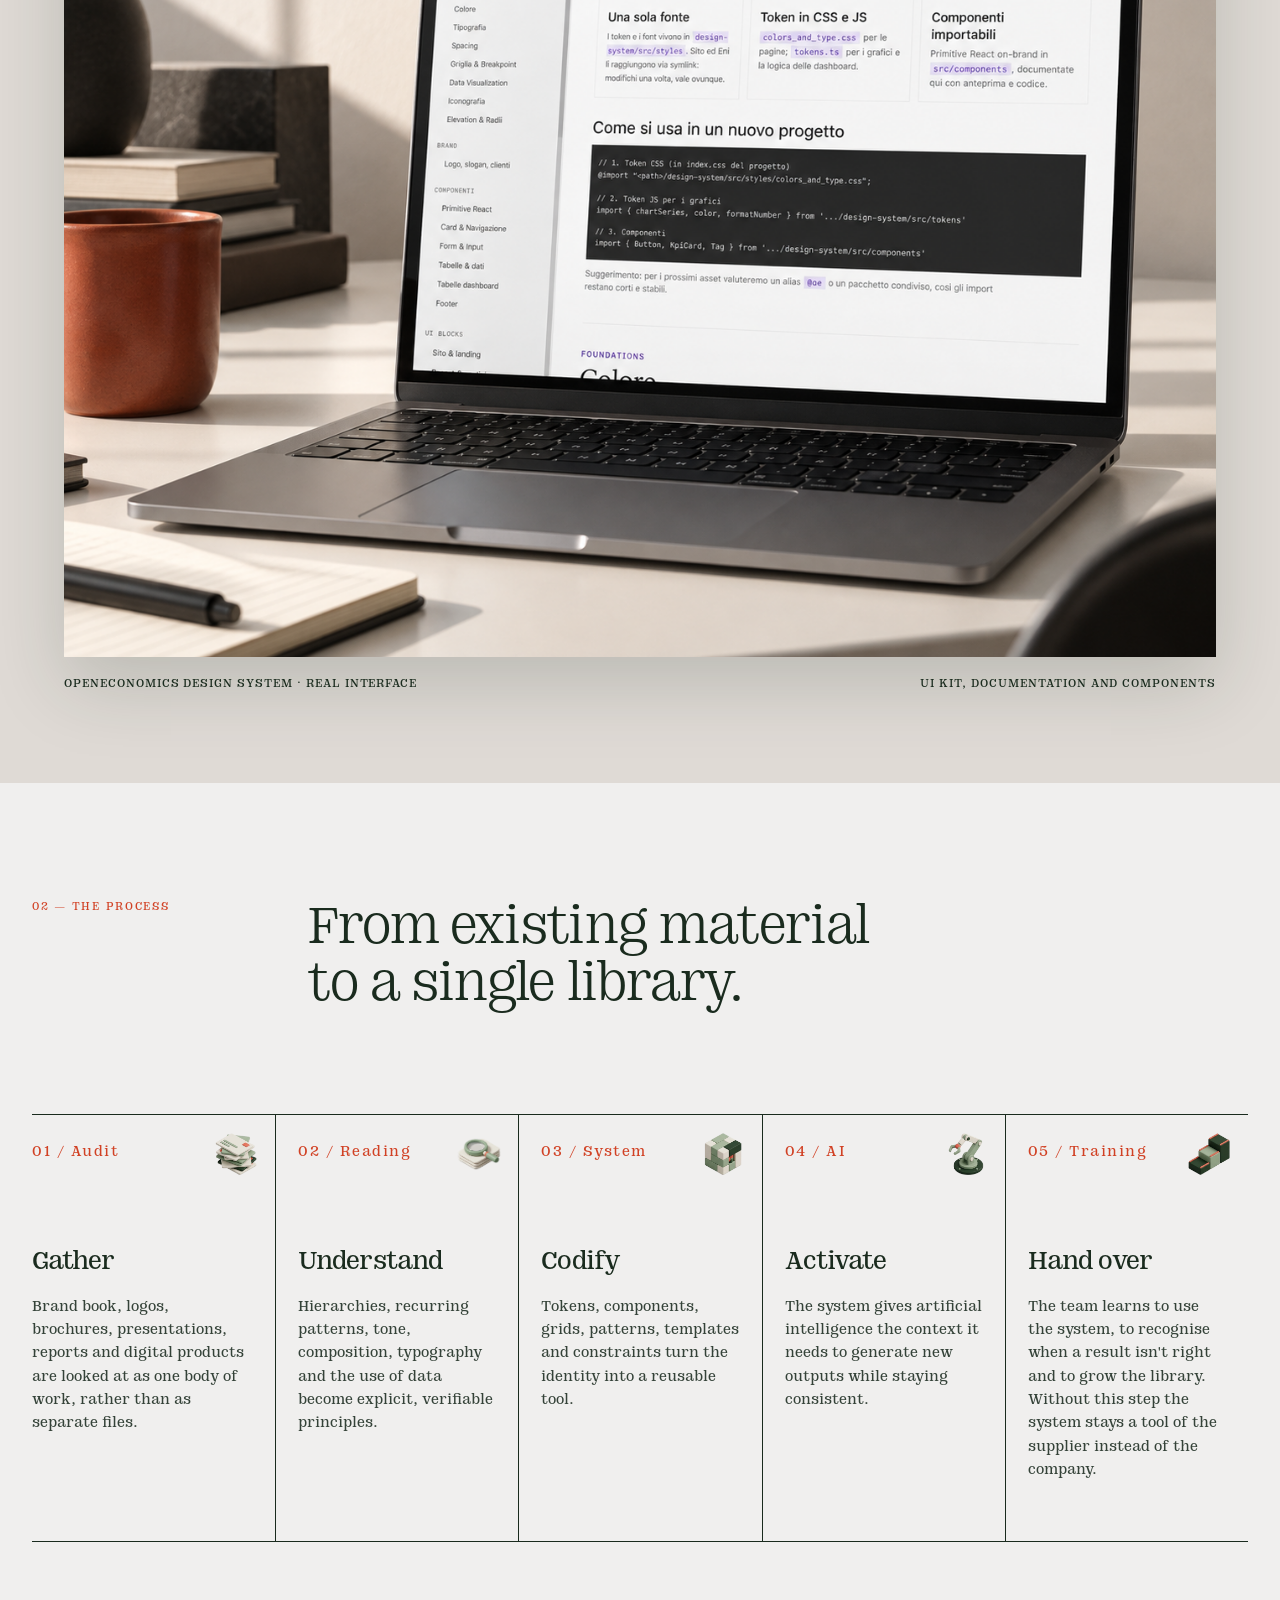
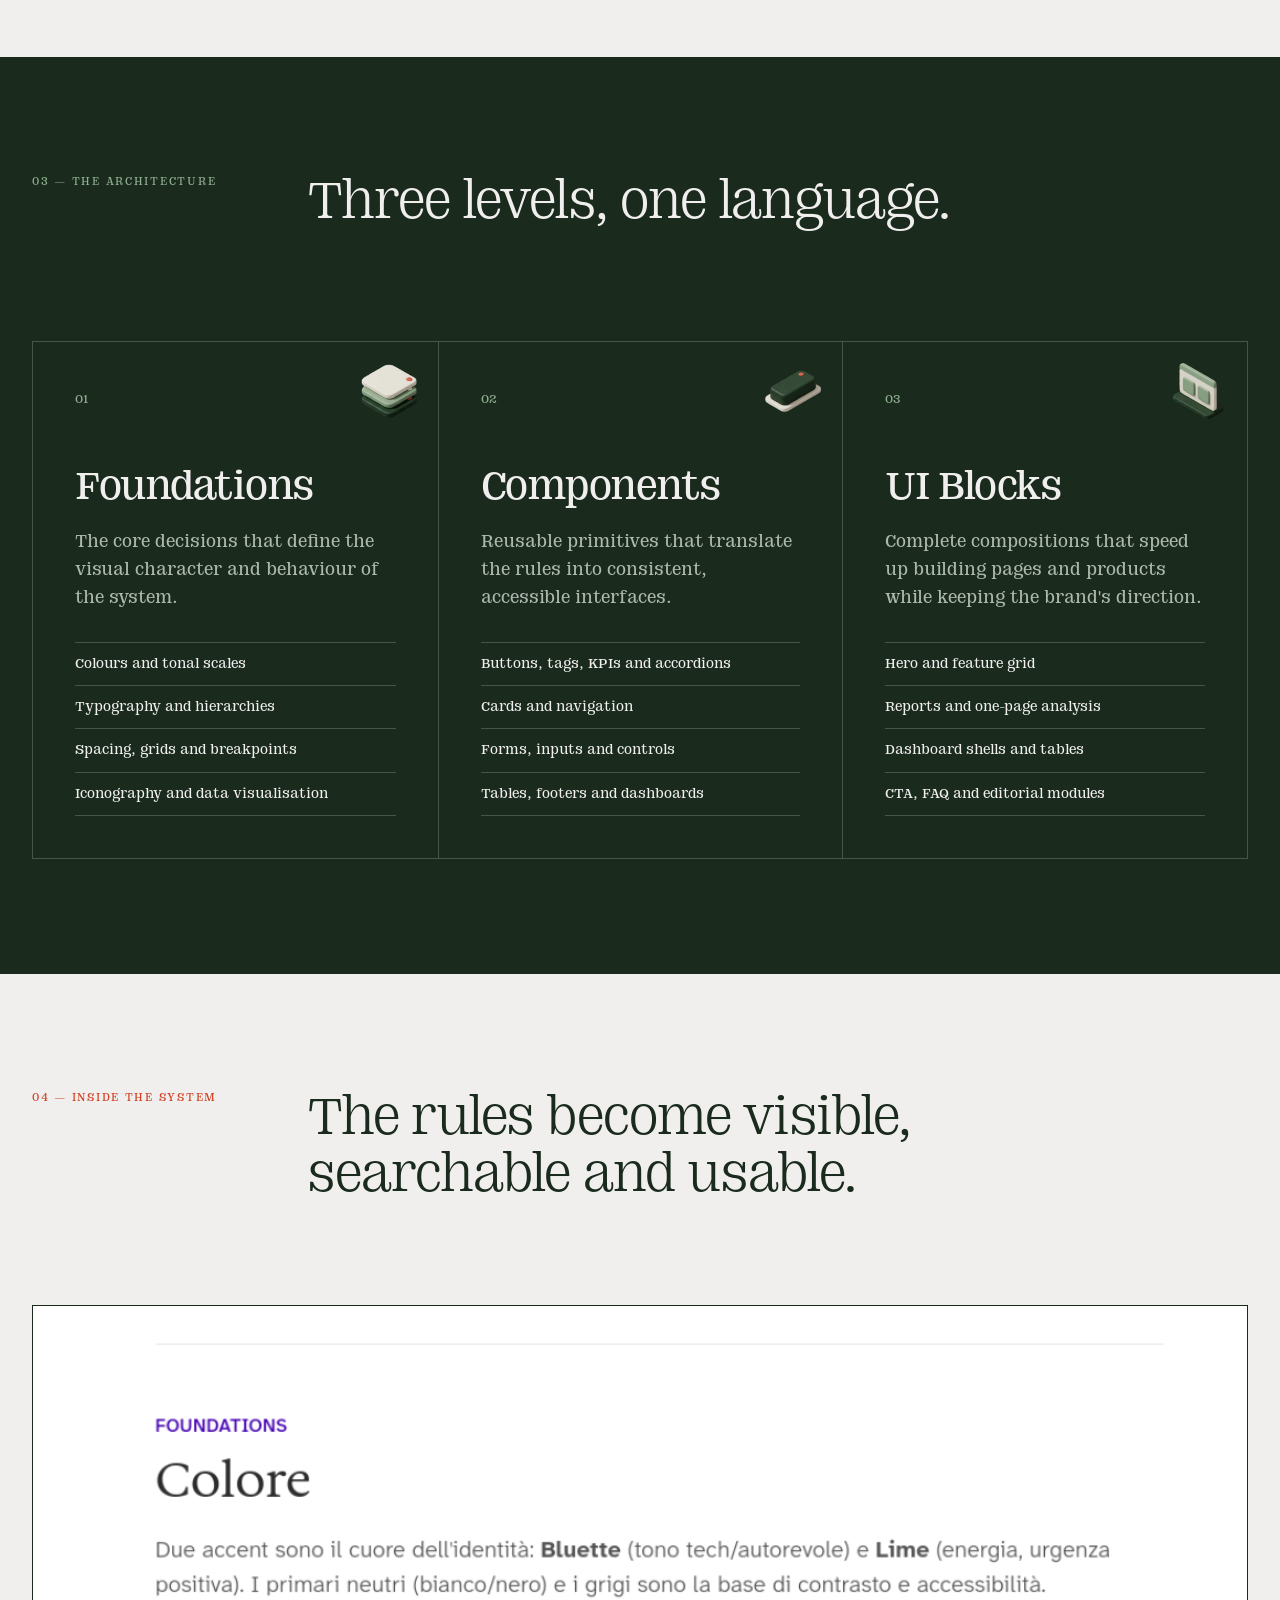
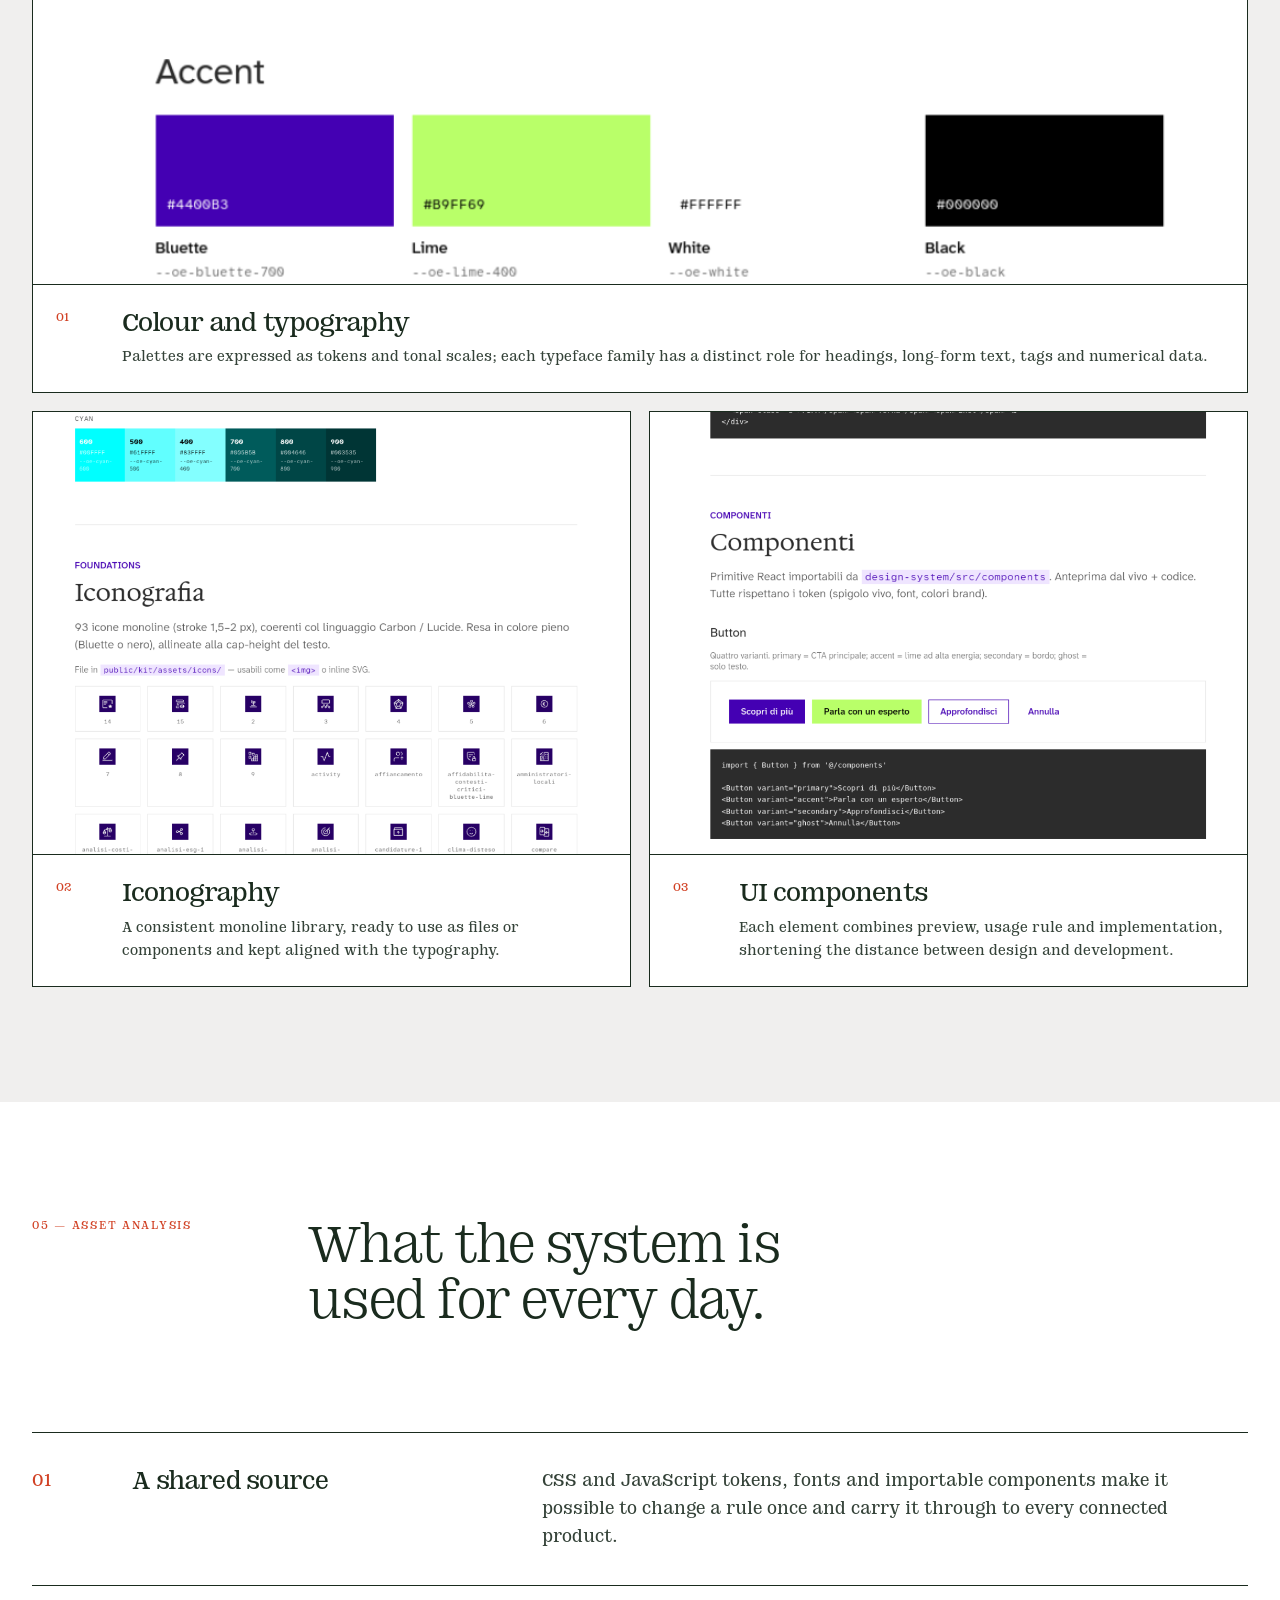
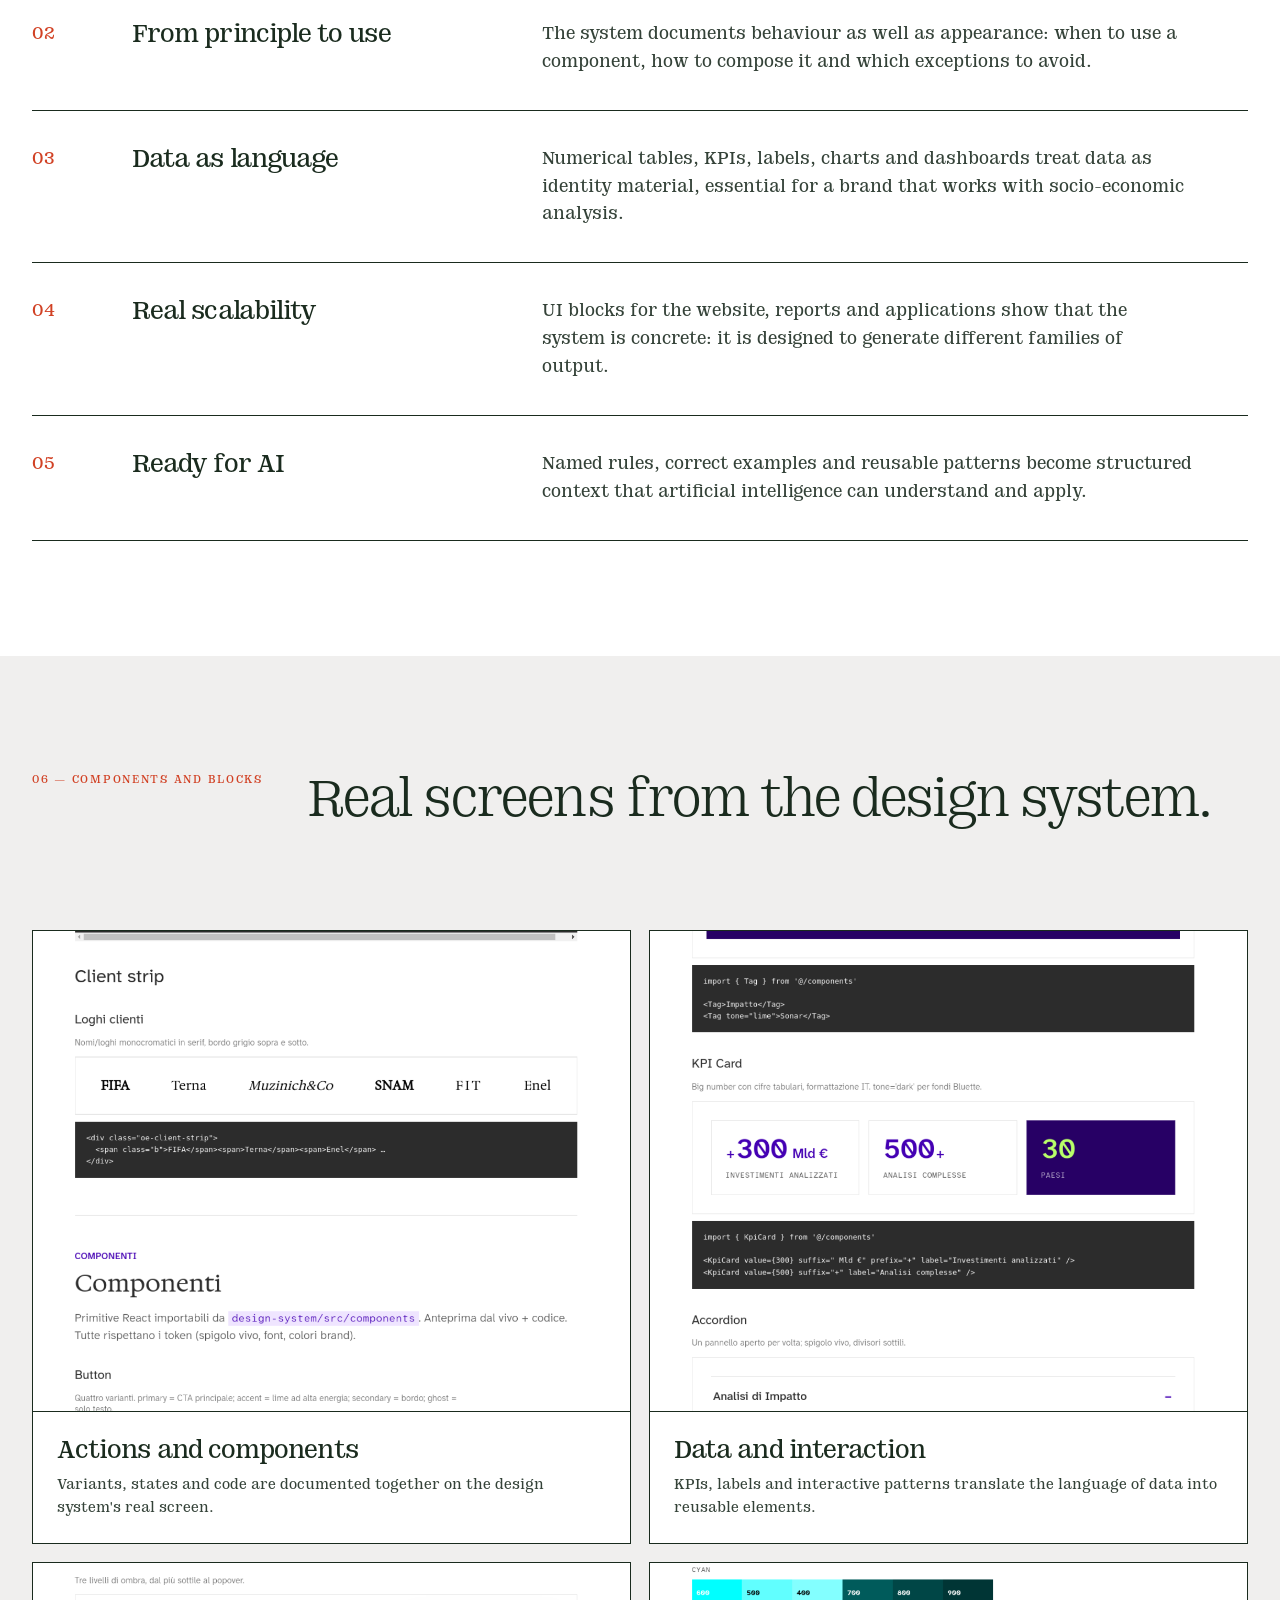
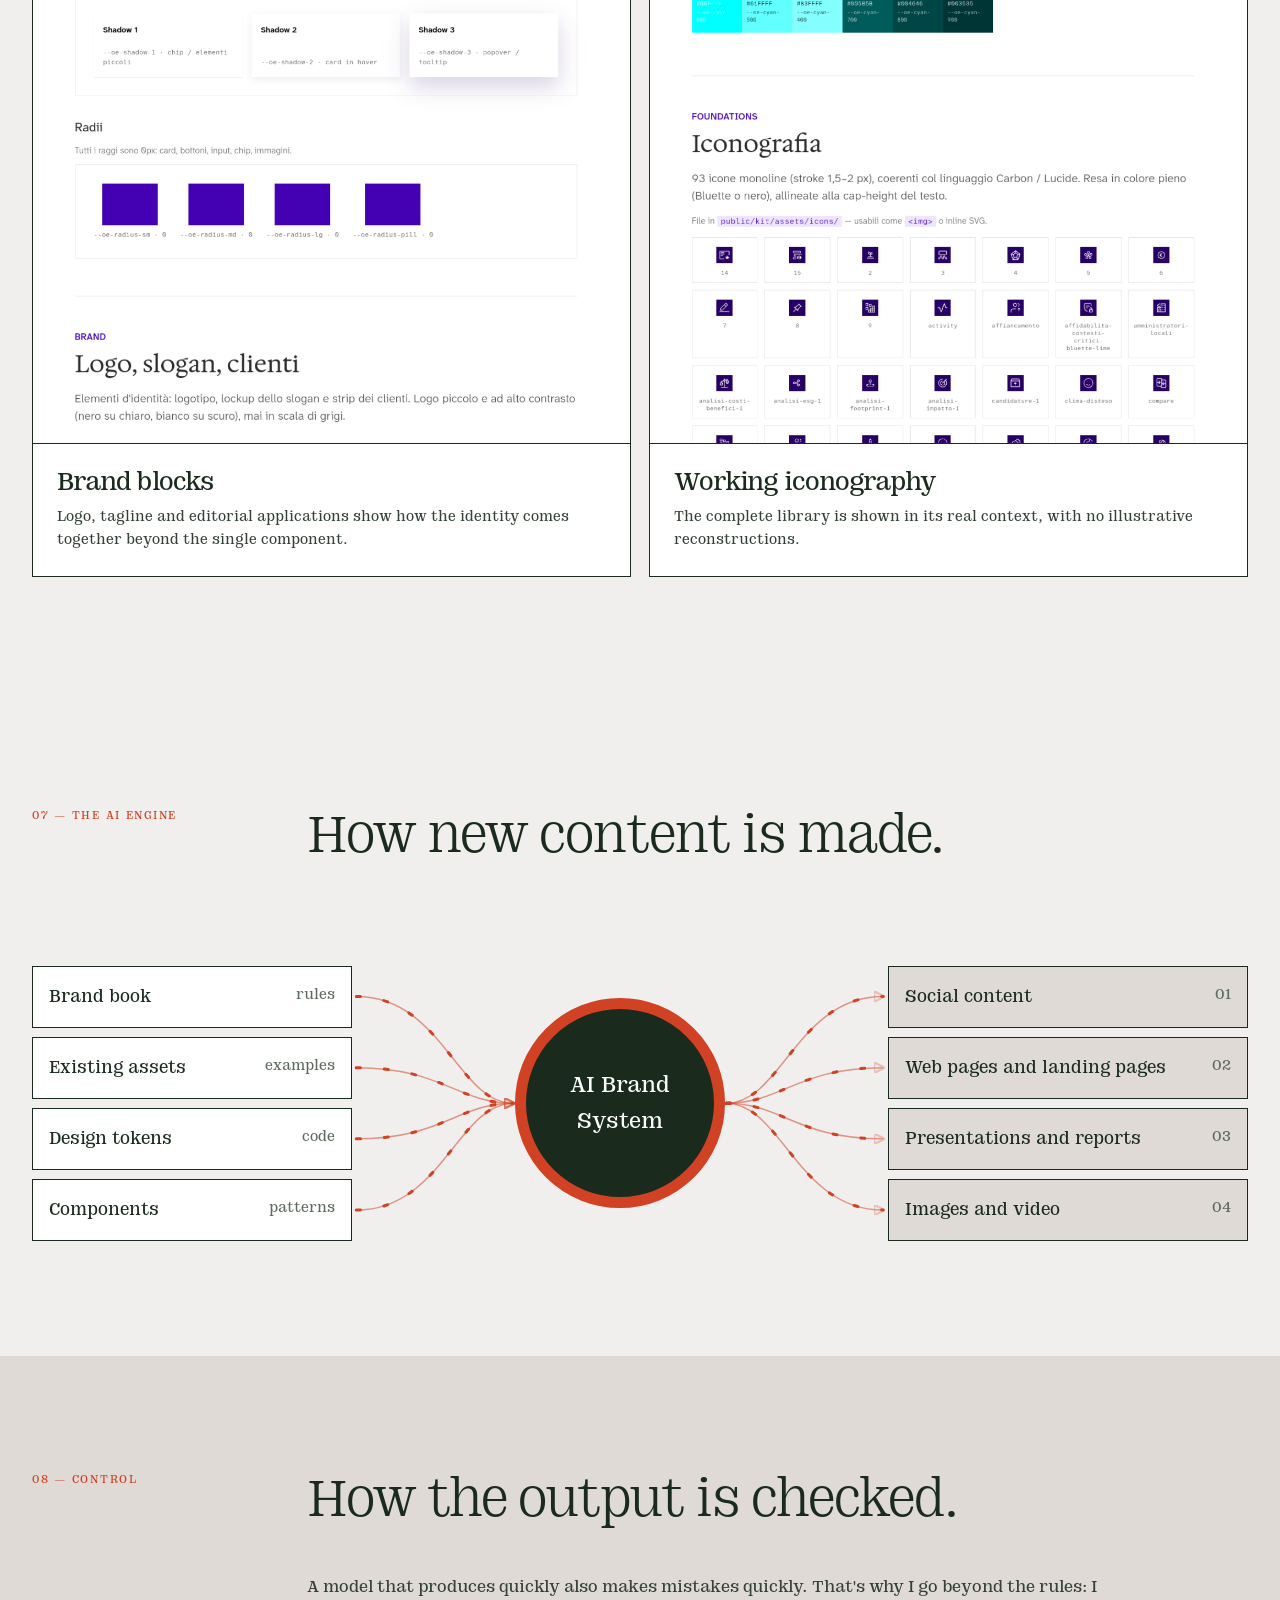
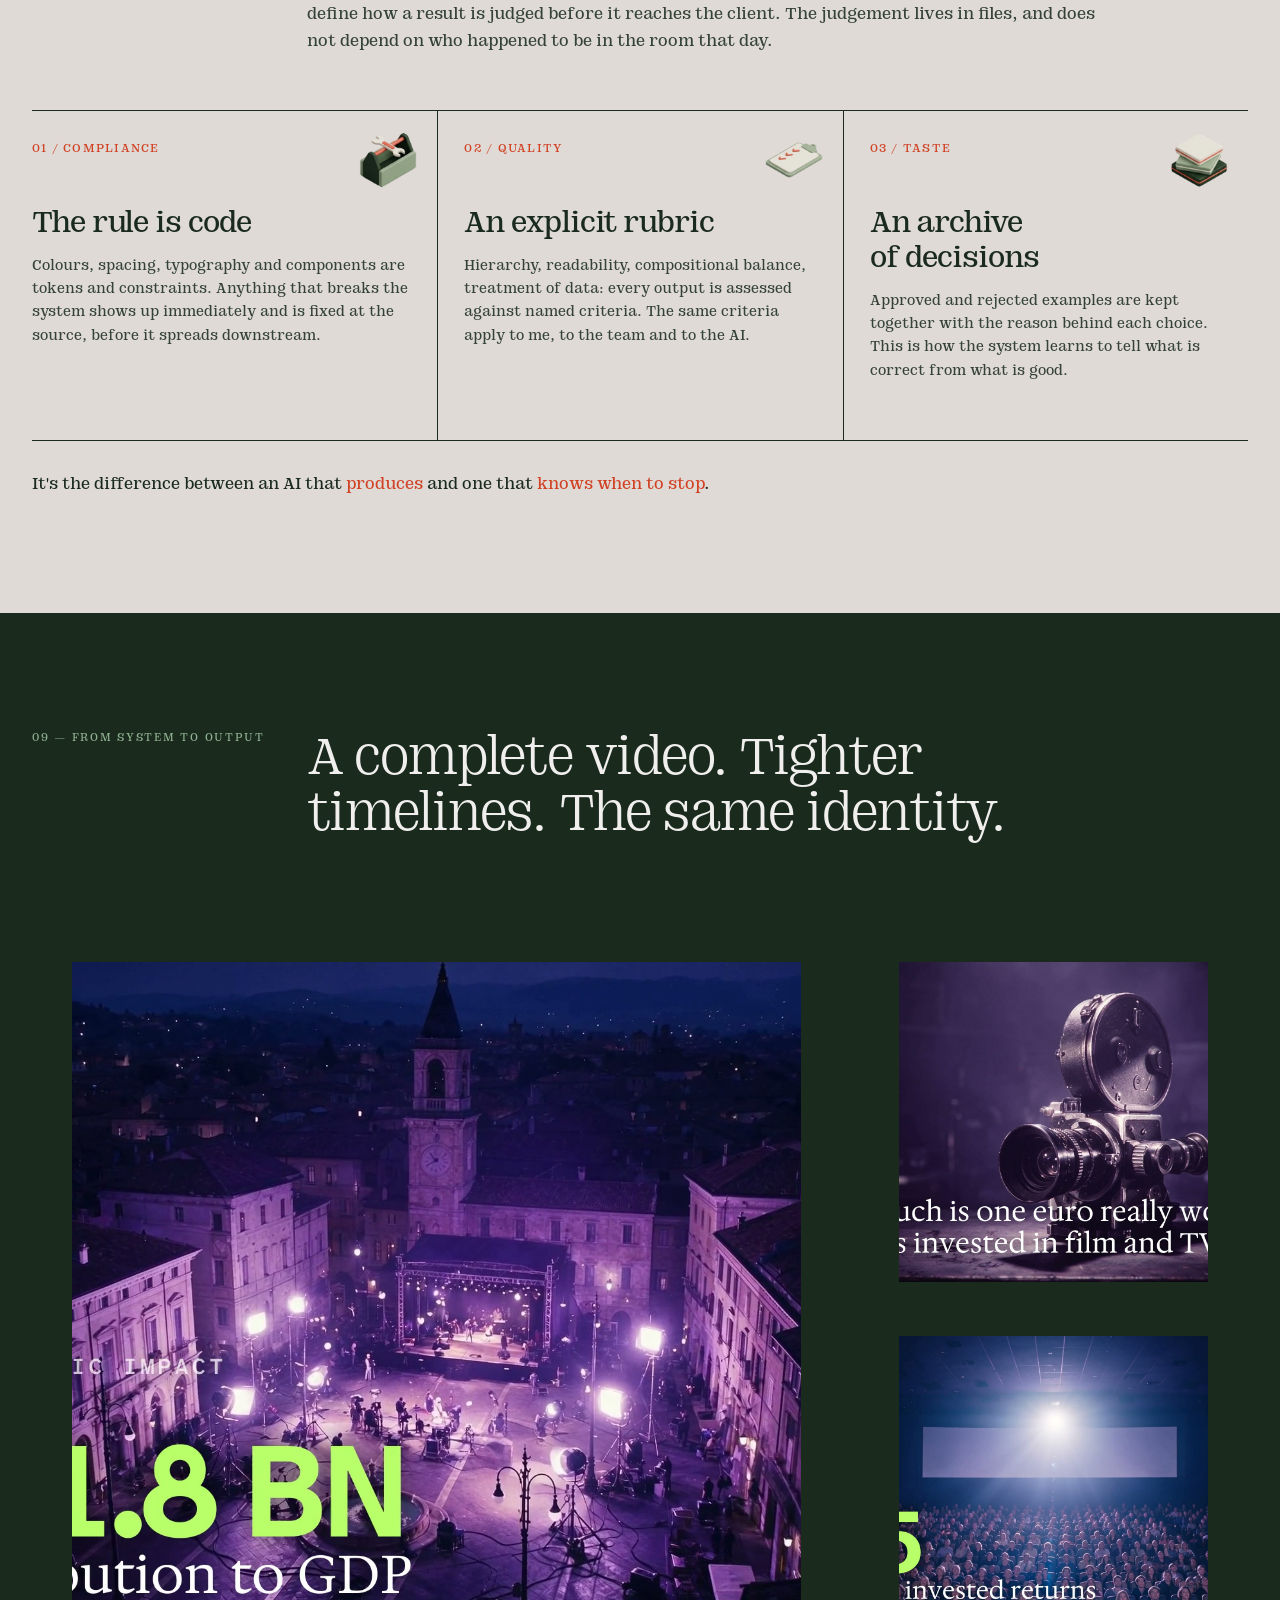
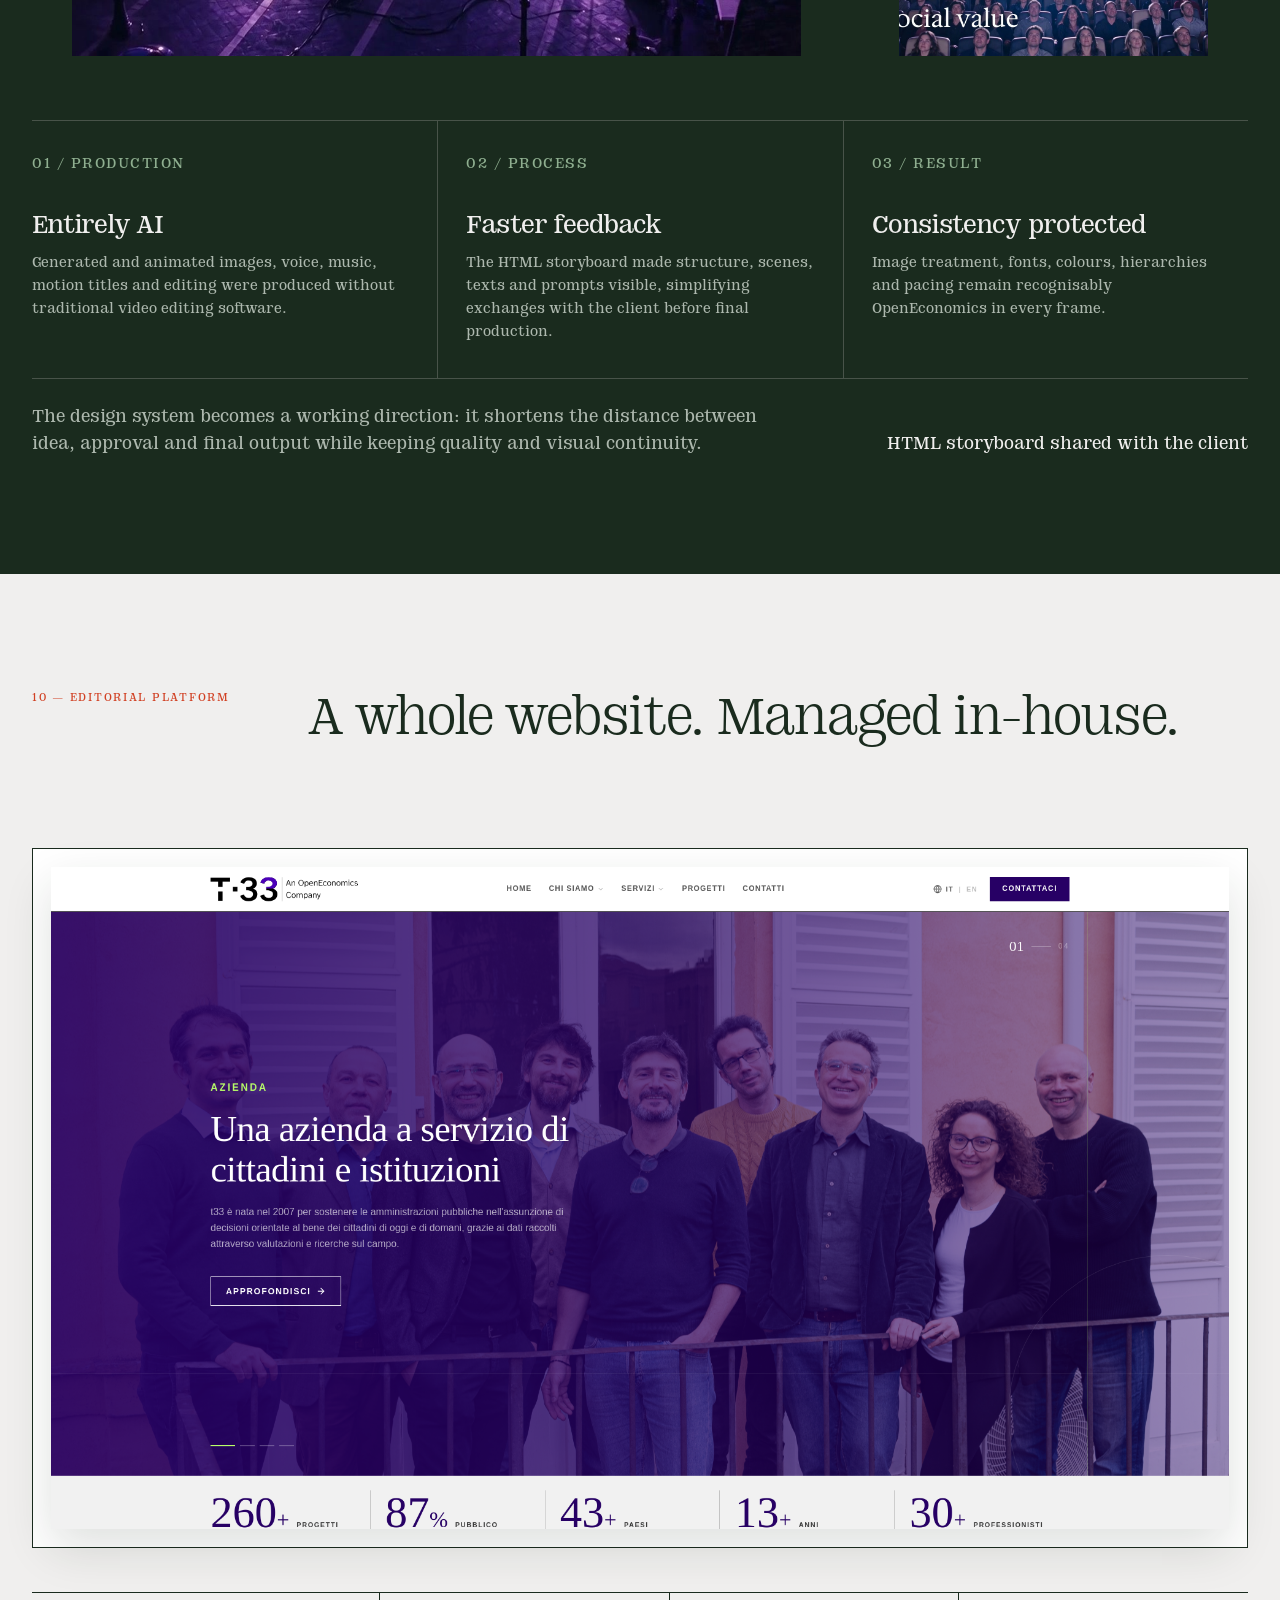
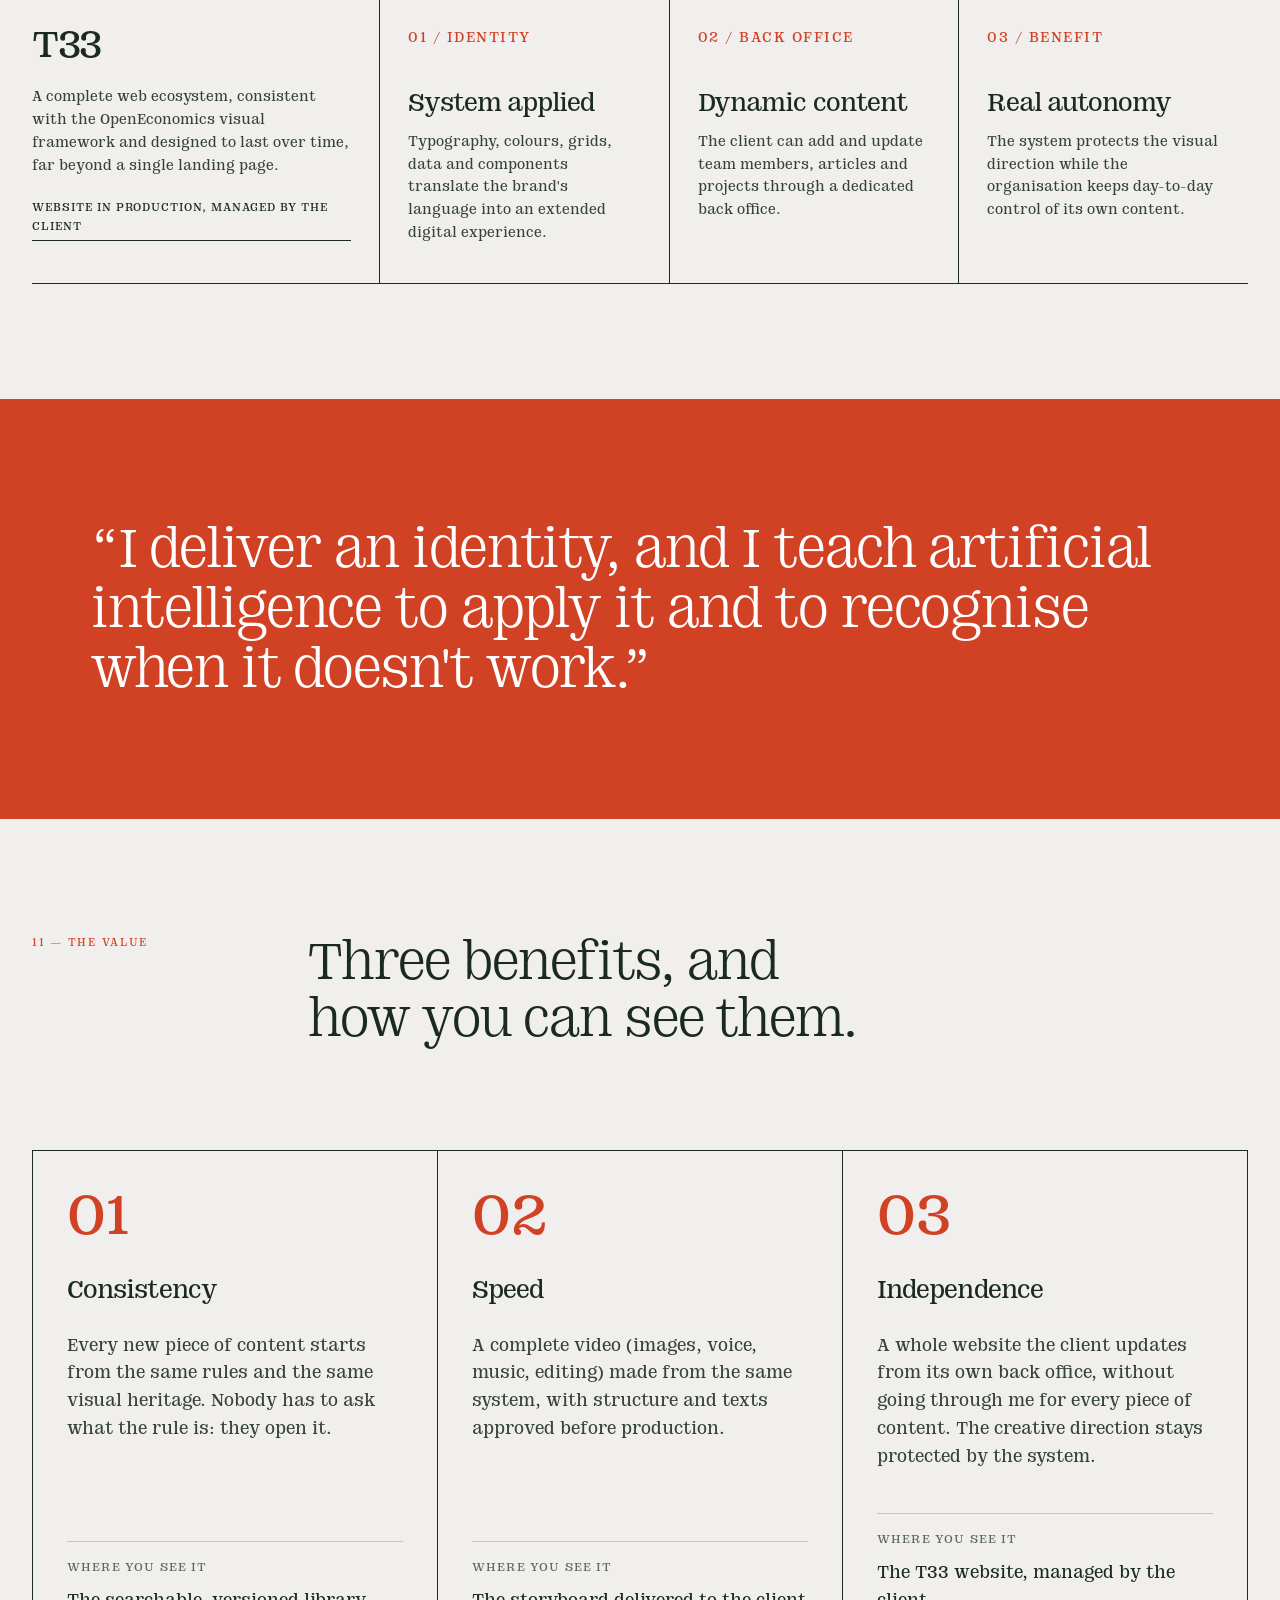
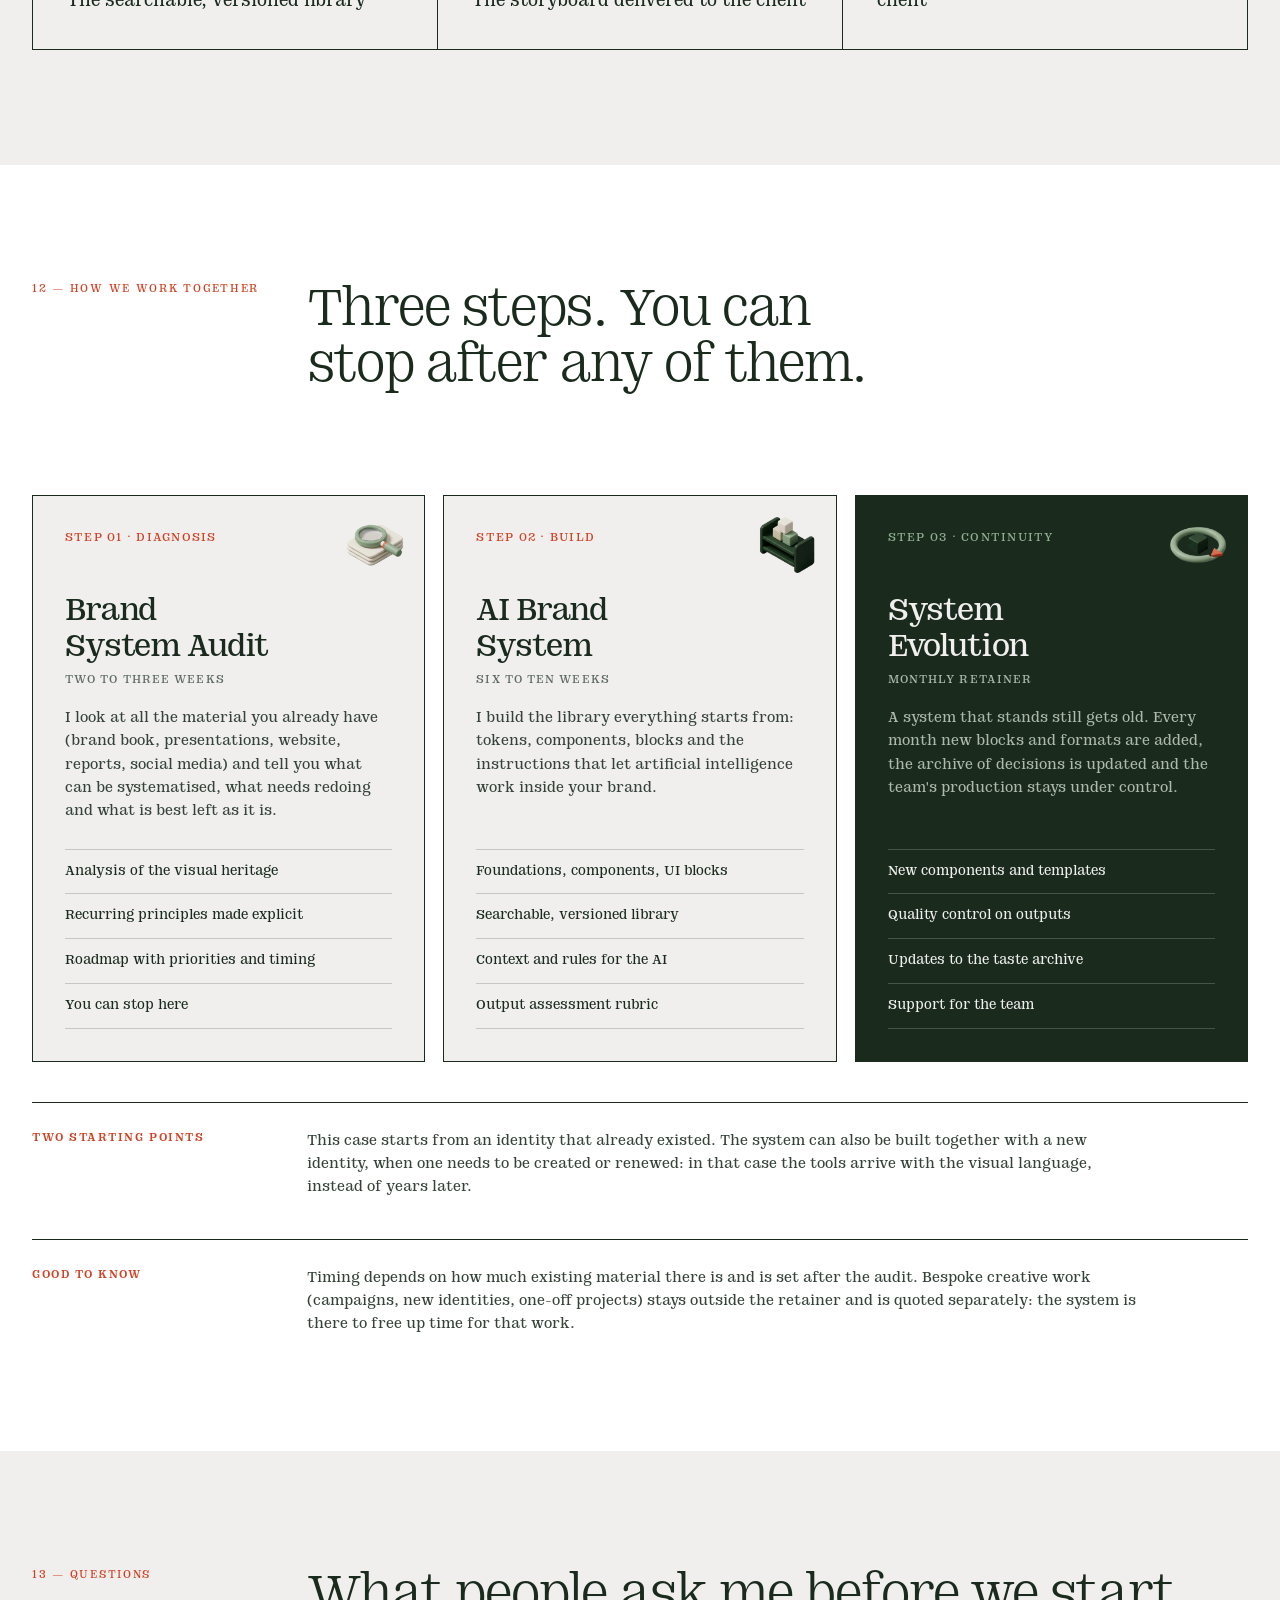
<file: en/case-study/index.html>
<!doctype html>
<html lang="en">
<head>
  <meta charset="utf-8">
  <meta name="viewport" content="width=device-width,initial-scale=1">
  <title>AI Brand System — Your brand, applied by AI without losing control · Alessio Granella</title>
  <meta name="description" content="I turn brand identity, assets and knowledge into an operating system that your team and artificial intelligence use every day. The OpenEconomics case, the method and how we work together.">
  <link rel="alternate" hreflang="it" href="https://aibrandsystem.alessiogranella.com/case-study/">
  <link rel="alternate" hreflang="en" href="https://aibrandsystem.alessiogranella.com/en/case-study/">
  <link rel="icon" type="image/svg+xml" href="../../case-study/assets/ag-logo-round.svg">
  <style>
    @font-face{font-family:Augustina;src:url('../../case-study/assets/augustina-light.otf') format('opentype');font-weight:300;font-display:swap}@font-face{font-family:Augustina;src:url('../../case-study/assets/augustina-italic.otf') format('opentype');font-weight:400;font-style:italic;font-display:swap}@font-face{font-family:Augustina;src:url('../../case-study/assets/augustina-regular.otf') format('opentype');font-weight:400;font-display:swap}@font-face{font-family:Augustina;src:url('../../case-study/assets/augustina-medium.otf') format('opentype');font-weight:600;font-display:swap}
    :root{--ink:#1a2b1e;--paper:#f0efee;--rust:#d14124;--soft:#dfdad5;--white:#fff;--line:#c8c6c2;--muted:#5d6a60;--line-dark:#485349;--muschio:#8faf90;--body:#344238;--on-dark:#e4e8e4;--on-dark-mut:#adb8ae;--max:1280px}
    *{box-sizing:border-box}html{scroll-behavior:smooth}body{margin:0;background:var(--paper);color:var(--ink);font-family:Augustina,Georgia,serif;font-weight:400;font-size:18px;line-height:1.55;-webkit-font-smoothing:antialiased}a{color:inherit}img{display:block;max-width:100%}.shell{max-width:var(--max);padding-inline:32px;margin:auto}.eyebrow{color:var(--rust);font-size:.72rem;font-weight:500;text-transform:uppercase;letter-spacing:.15em}.nav{position:sticky;top:0;z-index:40;background:rgba(240,239,238,.93);backdrop-filter:blur(9px);border-bottom:1px solid var(--line)}.nav .shell{display:flex;align-items:center;justify-content:space-between;height:96px;gap:20px}.brand{display:flex;align-items:center;gap:13px;text-decoration:none}.brand img{width:62px}.brand b{display:block;font-weight:500;font-size:1.12rem;letter-spacing:-.015em}.brand small{display:block;font-size:.76rem;color:var(--muted);letter-spacing:.05em}.nav-links{display:flex;align-items:center;gap:26px}.nav a{text-decoration:none}.nav-cta{font-size:.8rem;text-transform:uppercase;letter-spacing:.1em;border-bottom:1px solid transparent;padding-bottom:2px}.nav-cta:hover{border-color:currentColor}
    h1,h2,h3,p{margin-top:0}h1,h2,h3{font-weight:300;letter-spacing:-.035em;text-wrap:balance}h1{font-size:clamp(3.1rem,7.4vw,7.4rem);line-height:.92;margin-bottom:0}h2{font-size:clamp(2.2rem,4.4vw,4.1rem);line-height:1}h3{font-size:1.65rem;line-height:1.12;font-weight:400}.hero{display:grid;grid-template-columns:1.5fr .5fr;gap:clamp(36px,5vw,64px);align-items:end;padding-block:clamp(56px,7vw,92px) clamp(36px,4vw,52px);border-bottom:1px solid var(--line)}.hero h1 em{font-style:normal;color:var(--rust)}.hero-copy p{font-size:1.08rem}.meta{display:grid;grid-template-columns:1fr 1fr;border-top:1px solid;font-size:.75rem;text-transform:uppercase;letter-spacing:.08em}.meta span{padding:13px 0;border-bottom:1px solid}.meta span:nth-child(even){text-align:right}.intro{display:grid;grid-template-columns:.4fr 1.6fr;gap:40px;padding-block:clamp(72px,9vw,132px)}.intro h2 span{color:var(--rust)}.intro p{margin:30px 0 0;max-width:760px;font-size:1.08rem;color:var(--body)}
    .photo-stage{background:var(--soft);padding:7vw 5vw}.photo-stage img{width:min(1200px,100%);margin:auto;box-shadow:0 28px 70px rgba(26,43,30,.18)}.caption{display:flex;justify-content:space-between;gap:30px;max-width:1200px;margin:18px auto 0;font-size:.75rem;text-transform:uppercase;letter-spacing:.08em}
    .process{padding-block:clamp(72px,9vw,132px)}.section-head{display:grid;grid-template-columns:.4fr 1.6fr;gap:40px;margin-bottom:56px}.steps{display:grid;grid-template-columns:repeat(5,1fr);border-top:1px solid}.step{padding:25px 22px 45px 0;min-height:340px;border-bottom:1px solid}.step+.step{border-left:1px solid;padding-left:22px}.step small{color:var(--rust);letter-spacing:.1em}.step h3{margin:58px 0 18px}.step p{color:var(--body);font-size:.94rem}
    .architecture{background:var(--ink);color:var(--paper);padding-block:clamp(72px,9vw,132px)}.architecture .section-head{margin-bottom:65px}.architecture .eyebrow{color:var(--muschio)}.layers{display:grid;grid-template-columns:repeat(3,1fr);border:1px solid var(--line-dark)}.layer{padding:42px;min-height:455px}.layer+.layer{border-left:1px solid var(--line-dark)}.layer-num{color:var(--muschio);font-size:.8rem}.layer h3{font-size:2.6rem;margin:52px 0 18px}.layer p{color:var(--on-dark-mut)}.layer ul{list-style:none;margin:30px 0 0;padding:0;border-top:1px solid var(--line-dark)}.layer li{padding:10px 0;border-bottom:1px solid var(--line-dark);font-size:.9rem}
    .gallery{padding-block:clamp(72px,9vw,132px)}.gallery-grid{display:grid;grid-template-columns:1fr 1fr;gap:18px}.shot{background:#fff;border:1px solid var(--ink);overflow:hidden}.shot.wide{grid-column:1/-1}.shot-media{aspect-ratio:1.35/1;overflow:hidden;background:#e9e9e9}.shot.wide .shot-media{aspect-ratio:2.1/1}.shot img{width:100%;height:100%;object-fit:cover;object-position:top}.shot-body{padding:23px;display:grid;grid-template-columns:50px 1fr;gap:16px;border-top:1px solid}.shot-body span{color:var(--rust);font-size:.78rem}.shot-body h3{font-size:1.7rem;margin-bottom:8px}.shot-body p{margin:0;color:var(--body);font-size:.92rem}
    .analysis{padding-block:clamp(72px,9vw,132px);background:#fff}.analysis-list{border-top:1px solid}.analysis-row{display:grid;grid-template-columns:70px .7fr 1.3fr;gap:30px;padding:34px 0;border-bottom:1px solid}.analysis-row>span{color:var(--rust)}.analysis-row h3{margin:0}.analysis-row p{margin:0;color:var(--body);max-width:650px}
    .component-lab{padding-block:clamp(72px,9vw,132px)}.lab-grid{display:grid;grid-template-columns:1fr 1fr;gap:18px}.lab-card{border:1px solid;background:#fff;overflow:hidden}.lab-visual{height:480px;overflow:hidden;background:#fff}.lab-visual img{width:100%;height:100%;object-fit:cover;object-position:top}.lab-copy{padding:24px;border-top:1px solid}.lab-copy h3{margin:0 0 8px}.lab-copy p{margin:0;color:var(--body);font-size:.92rem}
    .system-map{padding-block:clamp(72px,9vw,132px);overflow:hidden}.map{display:grid;grid-template-columns:minmax(230px,320px) 210px minmax(260px,360px);justify-content:space-between;align-items:center;gap:70px;position:relative}.stack{display:grid;gap:9px;position:relative;z-index:2}.map-card{display:flex;justify-content:space-between;border:1px solid;padding:16px;background:#fff;position:relative}.map-card small{color:var(--muted)}.engine{width:210px;aspect-ratio:1;border-radius:50%;display:grid;place-items:center;text-align:center;background:var(--ink);color:white;border:11px solid var(--rust);font-size:1.45rem;position:relative;z-index:3}.engine:before,.engine:after{content:'';position:absolute;inset:-24px;border:1px solid var(--rust);border-radius:50%;opacity:0;animation:ripple 3.2s ease-out infinite}.engine:after{animation-delay:1.6s}.outputs .map-card{background:var(--soft)}.flow-network{position:absolute;inset:0;width:100%;height:100%;z-index:1;overflow:visible;pointer-events:none}.flow-network path{fill:none;stroke:var(--rust);stroke-width:1.5;vector-effect:non-scaling-stroke;opacity:.52}.flow-network .base path{marker-end:url(#flowArrow)}.flow-network .pulse path{stroke-width:3;stroke-linecap:round;stroke-dasharray:4 24;opacity:1;animation:networkFlow 2.3s linear infinite}.flow-network .pulse path:nth-child(2),.flow-network .pulse path:nth-child(6){animation-delay:-.55s}.flow-network .pulse path:nth-child(3),.flow-network .pulse path:nth-child(7){animation-delay:-1.1s}.flow-network .pulse path:nth-child(4),.flow-network .pulse path:nth-child(8){animation-delay:-1.65s}@keyframes ripple{0%{transform:scale(.88);opacity:.65}100%{transform:scale(1.26);opacity:0}}@keyframes networkFlow{to{stroke-dashoffset:-56}}
    .control{padding-block:clamp(72px,9vw,132px);background:var(--soft)}.control-lead{max-width:800px;font-size:1.08rem;color:var(--body);margin:30px 0 0}.control-grid{display:grid;grid-template-columns:repeat(3,1fr);border-top:1px solid var(--ink)}.control-grid article{padding:28px 26px 44px 0;border-bottom:1px solid var(--ink);min-height:330px}.control-grid article+article{border-left:1px solid var(--ink);padding-left:26px}.control-grid small{color:var(--rust);text-transform:uppercase;letter-spacing:.1em;font-size:.78rem}.control-grid h3{margin:46px 0 14px;font-size:1.95rem}.control-grid p{margin:0;color:var(--body);font-size:.94rem}.control-note{margin:30px 0 0;max-width:820px;font-size:1.08rem}.control-note em{font-style:normal;color:var(--rust)}
    .storyboard{padding-block:clamp(72px,9vw,132px);background:var(--ink);color:var(--paper)}.storyboard .eyebrow{color:var(--muschio)}.story-grid{display:grid;grid-template-columns:1.35fr .65fr;gap:18px}.story-frame{position:relative;overflow:hidden;min-height:320px}.story-frame:first-child{grid-row:span 2}.story-frame img{width:100%;height:100%;object-fit:cover;transition:transform .8s ease}.story-frame:hover img{transform:scale(1.025)}.story-proof{display:grid;grid-template-columns:repeat(3,1fr);margin-top:46px;border-top:1px solid var(--line-dark);border-bottom:1px solid var(--line-dark)}.story-proof article{padding:28px 28px 34px 0}.story-proof article+article{border-left:1px solid var(--line-dark);padding-left:28px}.story-proof small{color:var(--muschio);text-transform:uppercase;letter-spacing:.1em}.story-proof h3{margin:34px 0 12px}.story-proof p{margin:0;color:var(--on-dark-mut);font-size:.92rem}.story-note{display:flex;justify-content:space-between;align-items:end;gap:30px;margin-top:24px}.story-note p{margin:0;max-width:730px;color:var(--on-dark-mut)}.story-note a{color:var(--paper);text-transform:uppercase;text-decoration:none;font-size:.75rem;letter-spacing:.08em;border-bottom:1px solid;padding-bottom:3px;white-space:nowrap}
    .web-platform{padding-block:clamp(72px,9vw,132px)}.platform-visual{border:1px solid var(--ink);background:#fff;padding:18px}.platform-visual img{width:100%;box-shadow:0 18px 45px rgba(26,43,30,.14)}.platform-grid{display:grid;grid-template-columns:1.2fr repeat(3,1fr);margin-top:44px;border-top:1px solid;border-bottom:1px solid}.platform-intro,.platform-item{padding:30px 28px 38px 0}.platform-item{border-left:1px solid;padding-left:28px}.platform-item small{color:var(--rust);text-transform:uppercase;letter-spacing:.1em}.platform-item h3{margin:38px 0 12px}.platform-item p,.platform-intro p{margin:0;color:var(--body);font-size:.92rem}.platform-intro h3{font-size:2.5rem;margin-bottom:18px}.platform-link{display:inline-block;margin-top:22px;text-transform:uppercase;text-decoration:none;font-size:.75rem;letter-spacing:.08em;border-bottom:1px solid;padding-bottom:3px}
    .quote{padding:120px 7vw;background:var(--rust);color:#fff}.quote p{font-size:clamp(2rem,4.6vw,4.4rem);line-height:1.02;letter-spacing:-.035em;margin:0;font-weight:300}.quote p:before{content:'“'}.quote p:after{content:'”'}
    .results{padding-block:clamp(72px,9vw,132px)}.result-grid{display:grid;grid-template-columns:repeat(3,1fr);gap:1px;background:var(--ink);border:1px solid}.result{background:var(--paper);padding:34px;min-height:330px;display:flex;flex-direction:column}.result b{font-size:3.8rem;color:var(--rust);font-weight:400;line-height:1;margin-bottom:30px}.result>div{display:flex;flex-direction:column;flex:1}.result p{color:var(--body)}.result-proof{margin:24px 0 0;border-top:1px solid var(--line);padding-top:16px}.result>div>p{flex:1}.result-proof small{display:block;color:var(--muted);font-size:.8rem;text-transform:uppercase;letter-spacing:.09em;margin-bottom:9px}.result-proof a{display:inline-block;text-decoration:none;font-size:.75rem;text-transform:uppercase;letter-spacing:.08em;border-bottom:1px solid;padding-bottom:3px}
    .offer{padding-block:clamp(72px,9vw,132px);background:#fff}.offer-grid{display:grid;grid-template-columns:repeat(3,1fr);gap:18px}.offer-card{border:1px solid var(--ink);background:var(--paper);padding:32px;display:flex;flex-direction:column}.offer-card small{color:var(--rust);text-transform:uppercase;letter-spacing:.1em;font-size:.78rem}.offer-card h3{margin:44px 0 6px;font-size:2.05rem}.offer-time{display:block;font-size:.76rem;text-transform:uppercase;letter-spacing:.09em;color:var(--muted);margin-bottom:16px}.offer-card p{margin:0 0 26px;color:var(--body);font-size:.94rem}.offer-card ul{list-style:none;margin:auto 0 0;padding:0;border-top:1px solid var(--line)}.offer-card li{padding:11px 0;border-bottom:1px solid var(--line);font-size:.88rem}.offer-card--key{background:var(--ink);color:var(--paper);border-color:var(--ink)}.offer-card--key small{color:var(--muschio)}.offer-card--key p{color:var(--on-dark-mut)}.offer-card--key .offer-time{color:var(--on-dark-mut)}.offer-card--key ul,.offer-card--key li{border-color:var(--line-dark)}.offer-note{display:grid;grid-template-columns:.4fr 1.6fr;gap:40px;margin-top:40px;border-top:1px solid var(--ink);padding-top:26px}.offer-note p{margin:0;color:var(--body);font-size:.94rem;max-width:840px}.offer-note span{color:var(--rust);font-size:.74rem;text-transform:uppercase;letter-spacing:.13em;font-weight:600}
    .faq{padding-block:clamp(72px,9vw,132px)}.faq-list{border-top:1px solid}.faq-row{display:grid;grid-template-columns:.7fr 1.3fr;gap:44px;padding:34px 0;border-bottom:1px solid}.faq-row h3{margin:0;font-size:1.6rem}.faq-row p{margin:0;color:var(--body);max-width:700px}
    .cta{padding-block:clamp(78px,9vw,132px) 80px;border-top:1px solid}.cta h2 span{color:var(--rust)}.cta-row{display:flex;justify-content:space-between;align-items:end;gap:30px}.cta-row p{max-width:560px}.cta-actions{display:flex;align-items:center;gap:26px;white-space:nowrap}.button{background:var(--rust);border:1px solid var(--rust);color:#fff;text-decoration:none;padding:16px 24px;text-transform:uppercase;letter-spacing:.09em;font-size:.8rem;transition:background .18s,border-color .18s}.button:hover{background:#b8381f;border-color:#b8381f}.cta-actions a:last-child{text-decoration:none;font-size:.75rem;text-transform:uppercase;letter-spacing:.08em;border-bottom:1px solid;padding-bottom:3px}
    .footer{padding-block:40px 54px;border-top:1px solid var(--line)}.footer .shell{display:flex;flex-wrap:wrap;gap:24px 40px;justify-content:space-between;align-items:center}.footer img{width:74px}.footer .payoff{font-style:italic;color:var(--muted)}.footer nav{display:flex;flex-wrap:wrap;gap:22px}.footer a{text-decoration:none;font-size:.8rem;text-transform:uppercase;letter-spacing:.09em;border-bottom:1px solid transparent;padding-bottom:2px}.footer a:hover{border-color:currentColor}.reveal{opacity:0;transform:translateY(22px);transition:.7s}.reveal.visible{opacity:1;transform:none}
    @media(max-width:900px){.hero,.intro,.section-head{grid-template-columns:1fr}.nav-links .nav-cta{display:none}.hero{min-height:720px}.steps,.layers{grid-template-columns:1fr 1fr}.layer:nth-child(3){grid-column:1/-1;border-left:0;border-top:1px solid var(--line-dark)}.gallery-grid,.lab-grid,.story-grid{grid-template-columns:1fr}.story-frame:first-child{grid-row:auto}.story-frame{aspect-ratio:16/9;min-height:0}.story-proof,.platform-grid,.control-grid,.offer-grid{grid-template-columns:1fr}.story-proof article+article,.platform-item{border-left:0;border-top:1px solid var(--line-dark);padding-left:0}.control-grid article{min-height:0;padding-right:0}.control-grid article+article{border-left:0;padding-left:0}.offer-note,.faq-row{grid-template-columns:1fr;gap:14px}.story-note{align-items:flex-start;flex-direction:column}.shot.wide{grid-column:auto}.analysis-row{grid-template-columns:50px 1fr}.analysis-row p{grid-column:2}.map{grid-template-columns:1fr}.flow-network{display:none}.engine{margin:auto}.result-grid{grid-template-columns:1fr}.result{min-height:0}.cta-row{align-items:flex-start;flex-direction:column}}
    @media(max-width:600px){body{font-size:16px}.shell{padding-inline:18px}.nav .shell{height:76px}.brand img{width:50px}.brand small{display:none}.nav-cta{display:none}.hero{padding-top:55px}.intro,.process,.gallery,.analysis,.component-lab,.system-map,.results,.control,.offer,.faq{padding-block:82px}.steps,.layers{grid-template-columns:1fr}.step+.step{border-left:0;padding-left:0}.layer+.layer,.layer:nth-child(3){border-left:0;border-top:1px solid var(--line-dark);grid-column:auto}.layer{min-height:auto;padding:30px 22px}.photo-stage{padding:45px 18px}.caption{flex-direction:column}.shot-media,.shot.wide .shot-media{aspect-ratio:1/1}.lab-visual{height:360px}.analysis-row{grid-template-columns:38px 1fr}.quote{padding:80px 20px}.offer-card{padding:26px}.cta-actions{flex-direction:column;align-items:flex-start;gap:18px}.footer{align-items:flex-start;gap:35px;flex-direction:column}}
    @media(prefers-reduced-motion:reduce){.reveal{opacity:1;transform:none;transition:none}.engine:before,.engine:after,.flow-network .pulse path{animation:none}}
  
/* ── modulo di contatto ───────────────────────────────────────────────────
   Il solo mailto: lascia fuori chi non ha un client di posta configurato:
   il link non apre nulla e il contatto si perde in silenzio. */
#contact{scroll-margin-top:96px}
.cta-row{align-items:flex-start}
.solo-stampa{display:none}
.cta-form{flex:0 0 370px;border:1px solid var(--line);background:var(--white);padding:26px}
.cta-form h3{margin:0 0 4px;font-size:1.15rem;font-weight:400;color:var(--ink)}
.cta-form .sub{margin:0 0 18px;font-size:.85rem;color:var(--muted)}
.cta-form .campo{margin-bottom:14px}
.cta-form label{display:block;font-size:.72rem;text-transform:uppercase;letter-spacing:.1em;color:var(--muted);margin-bottom:6px}
.cta-form input,.cta-form textarea{width:100%;font:inherit;font-size:.92rem;color:var(--ink);
  background:var(--white);border:1px solid var(--line);padding:11px 12px;border-radius:0}
.cta-form textarea{min-height:92px;resize:vertical}
.cta-form input::placeholder,.cta-form textarea::placeholder{color:var(--muted);opacity:.7}
.cta-form input:focus,.cta-form textarea:focus{outline:none;border-color:var(--rust)}
.cta-form .consenso{display:flex;gap:10px;align-items:flex-start;font-size:.78rem;color:var(--muted);
  margin:2px 0 18px;text-transform:none;letter-spacing:0;line-height:1.45}
.cta-form .consenso input{width:18px;height:18px;flex:0 0 18px;margin-top:2px;accent-color:var(--rust)}
.cta-form button{width:100%;cursor:pointer;font-family:inherit}
.cta-form button[disabled]{opacity:.6;cursor:default}
.cta-form .err{margin:12px 0 0;font-size:.8rem;color:var(--rust);min-height:1em}
.cta-form .err a{color:var(--rust)}
.cta-form .hint{margin:14px 0 0;font-size:.78rem;color:var(--muted)}
.cta-form .hint a{color:var(--ink)}
.cta-form .ok{display:none}
.cta-form.done form{display:none}
.cta-form.done .ok{display:block}
.cta-form .ok p{margin:8px 0 0;font-size:.9rem;color:var(--muted)}
@media(max-width:860px){.cta-form{flex:1 1 auto;width:100%}}

    @media print{
      @page{size:A4;margin:12mm 10mm}
      *{-webkit-print-color-adjust:exact!important;print-color-adjust:exact!important}
      html,body{background:#fff}
      /* le sezioni compaiono allo scorrimento: in stampa vanno forzate visibili */
      .reveal{opacity:1!important;transform:none!important;transition:none!important}
      /* la barra in alto non deve galleggiare né ripetersi */
      .nav{position:static!important;backdrop-filter:none}
      .nav-links{display:none}
      /* niente animazioni sui grafici */
      .engine:before,.engine:after,.flow-network .pulse path{animation:none!important}
      /* non spezzare gli elementi a metà */
      .step,.layer,.shot,.lab-card,.offer-card,.result,.faq-row,.platform-item,
      .map-card,.analysis-row,.control-grid article,.story-proof article,
      .story-frame,.platform-visual,.photo-stage{break-inside:avoid;page-break-inside:avoid}
      /* un titolo non resta orfano in fondo alla pagina, ne si spezza a meta */
      h1,h2,h3,.section-head{break-after:avoid;page-break-after:avoid}
      h1,h2,h3{break-inside:avoid;page-break-inside:avoid}
      /* le altezze minime servono allo schermo: su carta sprecano pagine e
         lasciano i titoli soli, perche la griglia sotto non entra piu */
      .step,.layer,.control-grid article,.story-frame,.result{min-height:0}
      /* la copertina tiene la sua pagina */
      .hero{break-after:page;page-break-after:always}
      /* la foto a piena larghezza non entrava sotto il testo d'apertura e
         slittava, lasciando una pagina quasi bianca: qui viene contenuta */
      .photo-stage img{max-height:510px;width:auto;max-width:100%;margin-inline:auto}
      .step{padding-bottom:20px}
      .step h3{margin:20px 0 10px}
      .section-head{margin-bottom:26px}
      .intro,.process,.architecture,.gallery,.analysis,.component-lab,.system-map,
      .control,.storyboard,.web-platform,.results,.offer,.faq,.cta{padding-block:16mm}
      /* su carta un modulo da compilare non serve: al suo posto i recapiti */
      .cta-form{display:none}
      .solo-stampa{display:block!important}
      /* i link su carta non servono sottolineati */
      a{text-decoration:none}
      .quote{break-inside:avoid}
    }

/* icone 3D nelle schede: nello spazio libero in alto a destra */
/* min-width:0 e obbligatorio: senza, il padding del titolo diventa larghezza
   minima della colonna e la griglia non riesce piu a stringersi */
.step,.layer,.control-grid article,.offer-card{position:relative;min-width:0}
.cs-ico{position:absolute;top:18px;right:18px;width:62px;height:62px;display:block}
.step h3,.layer h3,.control-grid article h3,.offer-card h3{padding-right:86px}
.control-grid article small,.offer-card small{display:block;padding-right:86px}
/* le colonne dei cinque passi sono strette: icona piu piccola, e l'etichetta
   tiene un'altezza fissa perche i titoli restino allineati fra le schede */
.step .cs-ico{width:46px;height:46px;top:16px;right:16px}
.step small{display:block;padding-right:66px;min-height:3.3em}
.step h3{padding-right:0}
@media(max-width:900px){.cs-ico{width:52px;height:52px;top:14px;right:14px}
  .step h3,.layer h3,.control-grid article h3,.offer-card h3{padding-right:74px}
  .step small,.control-grid article small,.offer-card small{padding-right:74px}}

/* con cinque passi le colonne si stringono troppo fra 900 e 1100px:
   la parola piu lunga non si spezza e finisce sotto l'icona */
@media(min-width:901px) and (max-width:1100px){.steps{grid-template-columns:repeat(3,1fr)}}
/* selettore lingua */
.nav-lang{font-size:.75rem;letter-spacing:.1em;text-decoration:none;border:1px solid currentColor;border-radius:99px;padding:4px 10px;line-height:1}
.nav-lang:hover{background:var(--ink);color:var(--paper)}
</style>
</head>
<body>
<nav class="nav"><div class="shell">
  <a class="brand" href="https://alessiogranella.com/"><img src="../../case-study/assets/ag-logo-round.svg" alt=""><span><b>alessio granella</b><small>Brand &amp; Graphic Designer</small></span></a>
  <div class="nav-links"><a class="nav-cta" href="../">AI Brand System</a><a class="nav-cta" href="#offerta">How we work</a><a class="nav-lang" href="../../case-study/" hreflang="it" lang="it">IT</a><a class="button" href="#contact">Contact me</a></div>
</div></nav>

  <div class="shell">
    <header class="hero"><div><div class="eyebrow">AI Brand System · The OpenEconomics case</div><h1>More autonomy.<br><em>The same identity.</em></h1></div><div class="hero-copy"><p>I turn a company's visual heritage into a system that the team and artificial intelligence use every day: more content, produced faster, with the brand holding together along the way.</p><div class="meta"><span>Client</span><span>OpenEconomics</span><span>Role</span><span>Design direction</span><span>Output</span><span>AI Brand System</span><span>Status</span><span>In production</span></div></div></header>
    <section class="intro reveal"><div class="eyebrow">01 — The challenge</div><div><h2>More content, more channels, more speed. <span>One identity.</span></h2><p>OpenEconomics' visual heritage was already consistent: brochures, presentations, reports and digital products built over time and aligned with each other. The challenge was production. The marketing team needed to keep creating content (presentations, PDFs, web pages, reports) on their own and faster, staying consistent with everything that already existed.</p>
      <p>This page shows how that identity became a production infrastructure, and how the same method can work for your brand. The outputs shown are in production at the client.</p></div></section>
  </div>

  <section class="photo-stage"><img class="reveal" src="../../case-study/assets/oe-laptop-realistic.png" alt="Realistic photo of a laptop with the OpenEconomics design system open on screen"><div class="caption"><span>OpenEconomics Design System · Real interface</span><span>UI kit, documentation and components</span></div></section>

  <main>
    <section class="shell process"><div class="section-head reveal"><div class="eyebrow">02 — The process</div><h2>From existing material to a single library.</h2></div><div class="steps reveal"><article class="step"><img class="cs-ico" src="../../case-study/assets/icona-problema.webp" alt="" aria-hidden="true"><small>01 / Audit</small><h3>Gather</h3><p>Brand book, logos, brochures, presentations, reports and digital products are looked at as one body of work, rather than as separate files.</p></article><article class="step"><img class="cs-ico" src="../../case-study/assets/icona-audit.webp" alt="" aria-hidden="true"><small>02 / Reading</small><h3>Understand</h3><p>Hierarchies, recurring patterns, tone, composition, typography and the use of data become explicit, verifiable principles.</p></article><article class="step"><img class="cs-ico" src="../../case-study/assets/icona-sistema.webp" alt="" aria-hidden="true"><small>03 / System</small><h3>Codify</h3><p>Tokens, components, grids, patterns, templates and constraints turn the identity into a reusable tool.</p></article><article class="step"><img class="cs-ico" src="../../case-study/assets/icona-ai.webp" alt="" aria-hidden="true"><small>04 / AI</small><h3>Activate</h3><p>The system gives artificial intelligence the context it needs to generate new outputs while staying consistent.</p></article><article class="step"><img class="cs-ico" src="../../case-study/assets/icona-benefici.webp" alt="" aria-hidden="true"><small>05 / Training</small><h3>Hand over</h3><p>The team learns to use the system, to recognise when a result isn't right and to grow the library. Without this step the system stays a tool of the supplier instead of the company.</p></article></div></section>

    <section class="architecture"><div class="shell"><div class="section-head reveal"><div class="eyebrow">03 — The architecture</div><h2>Three levels, one language.</h2></div><div class="layers reveal"><article class="layer"><img class="cs-ico" src="../../case-study/assets/icona-valori.webp" alt="" aria-hidden="true"><span class="layer-num">01</span><h3>Foundations</h3><p>The core decisions that define the visual character and behaviour of the system.</p><ul><li>Colours and tonal scales</li><li>Typography and hierarchies</li><li>Spacing, grids and breakpoints</li><li>Iconography and data visualisation</li></ul></article><article class="layer"><img class="cs-ico" src="../../case-study/assets/icona-componenti.webp" alt="" aria-hidden="true"><span class="layer-num">02</span><h3>Components</h3><p>Reusable primitives that translate the rules into consistent, accessible interfaces.</p><ul><li>Buttons, tags, KPIs and accordions</li><li>Cards and navigation</li><li>Forms, inputs and controls</li><li>Tables, footers and dashboards</li></ul></article><article class="layer"><img class="cs-ico" src="../../case-study/assets/icona-pagine.webp" alt="" aria-hidden="true"><span class="layer-num">03</span><h3>UI Blocks</h3><p>Complete compositions that speed up building pages and products while keeping the brand's direction.</p><ul><li>Hero and feature grid</li><li>Reports and one-page analysis</li><li>Dashboard shells and tables</li><li>CTA, FAQ and editorial modules</li></ul></article></div></div></section>

    <section class="shell gallery"><div class="section-head reveal"><div class="eyebrow">04 — Inside the system</div><h2>The rules become visible, searchable and usable.</h2></div><div class="gallery-grid">
      <article class="shot wide reveal"><div class="shot-media"><img src="../../case-study/assets/oe-colors-detail.png" alt="Colour scales and typography of the OpenEconomics design system"></div><div class="shot-body"><span>01</span><div><h3>Colour and typography</h3><p>Palettes are expressed as tokens and tonal scales; each typeface family has a distinct role for headings, long-form text, tags and numerical data.</p></div></div></article>
      <article class="shot reveal"><div class="shot-media"><img src="../../case-study/assets/oe-icons-detail.png" alt="Icon library of the OpenEconomics design system"></div><div class="shot-body"><span>02</span><div><h3>Iconography</h3><p>A consistent monoline library, ready to use as files or components and kept aligned with the typography.</p></div></div></article>
      <article class="shot reveal"><div class="shot-media"><img src="../../case-study/assets/oe-components-detail.png" alt="UI components documented in the OpenEconomics design system"></div><div class="shot-body"><span>03</span><div><h3>UI components</h3><p>Each element combines preview, usage rule and implementation, shortening the distance between design and development.</p></div></div></article>
    </div></section>

    <section class="analysis"><div class="shell"><div class="section-head reveal"><div class="eyebrow">05 — Asset analysis</div><h2>What the system is used for every day.</h2></div><div class="analysis-list reveal"><article class="analysis-row"><span>01</span><h3>A shared source</h3><p>CSS and JavaScript tokens, fonts and importable components make it possible to change a rule once and carry it through to every connected product.</p></article><article class="analysis-row"><span>02</span><h3>From principle to use</h3><p>The system documents behaviour as well as appearance: when to use a component, how to compose it and which exceptions to avoid.</p></article><article class="analysis-row"><span>03</span><h3>Data as language</h3><p>Numerical tables, KPIs, labels, charts and dashboards treat data as identity material, essential for a brand that works with socio-economic analysis.</p></article><article class="analysis-row"><span>04</span><h3>Real scalability</h3><p>UI blocks for the website, reports and applications show that the system is concrete: it is designed to generate different families of output.</p></article><article class="analysis-row"><span>05</span><h3>Ready for AI</h3><p>Named rules, correct examples and reusable patterns become structured context that artificial intelligence can understand and apply.</p></article></div></div></section>

    <section class="shell component-lab"><div class="section-head reveal"><div class="eyebrow">06 — Components and blocks</div><h2>Real screens from the design system.</h2></div><div class="lab-grid reveal">
      <article class="lab-card"><div class="lab-visual"><img src="../../case-study/assets/oe-components-actions.png" alt="Real screenshot of OpenEconomics buttons and components"></div><div class="lab-copy"><h3>Actions and components</h3><p>Variants, states and code are documented together on the design system's real screen.</p></div></article>
      <article class="lab-card"><div class="lab-visual"><img src="../../case-study/assets/oe-components-data.png" alt="Real screenshot of OpenEconomics KPIs, accordions and data components"></div><div class="lab-copy"><h3>Data and interaction</h3><p>KPIs, labels and interactive patterns translate the language of data into reusable elements.</p></div></article>
      <article class="lab-card"><div class="lab-visual"><img src="../../case-study/assets/oe-brand-blocks.png" alt="Real screenshot of OpenEconomics brand blocks"></div><div class="lab-copy"><h3>Brand blocks</h3><p>Logo, tagline and editorial applications show how the identity comes together beyond the single component.</p></div></article>
      <article class="lab-card"><div class="lab-visual"><img src="../../case-study/assets/oe-icons-detail.png" alt="Real screenshot of the OpenEconomics icon library"></div><div class="lab-copy"><h3>Working iconography</h3><p>The complete library is shown in its real context, with no illustrative reconstructions.</p></div></article>
    </div></section>

    <section class="shell system-map"><div class="section-head reveal"><div class="eyebrow">07 — The AI engine</div><h2>How new content is made.</h2></div><div class="map reveal"><svg class="flow-network" viewBox="0 0 1200 270" preserveAspectRatio="none" aria-hidden="true"><defs><marker id="flowArrow" markerWidth="7" markerHeight="7" refX="6" refY="3.5" orient="auto" markerUnits="strokeWidth"><path d="M0 0 L7 3.5 L0 7 Z" fill="#d14124" stroke="none" opacity="1"/></marker></defs><g class="base"><path d="M320 30 C405 30 420 135 475 135"/><path d="M320 100 C405 100 420 135 475 135"/><path d="M320 170 C405 170 420 135 475 135"/><path d="M320 240 C405 240 420 135 475 135"/><path d="M685 135 C740 135 755 30 840 30"/><path d="M685 135 C740 135 755 100 840 100"/><path d="M685 135 C740 135 755 170 840 170"/><path d="M685 135 C740 135 755 240 840 240"/></g><g class="pulse"><path d="M320 30 C405 30 420 135 475 135"/><path d="M320 100 C405 100 420 135 475 135"/><path d="M320 170 C405 170 420 135 475 135"/><path d="M320 240 C405 240 420 135 475 135"/><path d="M685 135 C740 135 755 30 840 30"/><path d="M685 135 C740 135 755 100 840 100"/><path d="M685 135 C740 135 755 170 840 170"/><path d="M685 135 C740 135 755 240 840 240"/></g></svg><div class="stack"><div class="map-card"><span>Brand book</span><small>rules</small></div><div class="map-card"><span>Existing assets</span><small>examples</small></div><div class="map-card"><span>Design tokens</span><small>code</small></div><div class="map-card"><span>Components</span><small>patterns</small></div></div><div class="engine">AI Brand<br>System</div><div class="stack outputs"><div class="map-card"><span>Social content</span><small>01</small></div><div class="map-card"><span>Web pages and landing pages</span><small>02</small></div><div class="map-card"><span>Presentations and reports</span><small>03</small></div><div class="map-card"><span>Images and video</span><small>04</small></div></div></div></section>

    <section class="control"><div class="shell"><div class="section-head reveal"><div class="eyebrow">08 — Control</div><div><h2>How the output is checked.</h2><p class="control-lead">A model that produces quickly also makes mistakes quickly. That's why I go beyond the rules: I define how a result is judged before it reaches the client. The judgement lives in files, and does not depend on who happened to be in the room that day.</p></div></div><div class="control-grid reveal"><article><img class="cs-ico" src="../../case-study/assets/icona-strumenti.webp" alt="" aria-hidden="true"><small>01 / Compliance</small><h3>The rule is code</h3><p>Colours, spacing, typography and components are tokens and constraints. Anything that breaks the system shows up immediately and is fixed at the source, before it spreads downstream.</p></article><article><img class="cs-ico" src="../../case-study/assets/icona-domande.webp" alt="" aria-hidden="true"><small>02 / Quality</small><h3>An explicit rubric</h3><p>Hierarchy, readability, compositional balance, treatment of data: every output is assessed against named criteria. The same criteria apply to me, to the team and to the AI.</p></article><article><img class="cs-ico" src="../../case-study/assets/icona-architettura.webp" alt="" aria-hidden="true"><small>03 / Taste</small><h3>An archive of decisions</h3><p>Approved and rejected examples are kept together with the reason behind each choice. This is how the system learns to tell what is correct from what is good.</p></article></div><p class="control-note reveal">It's the difference between an AI that <em>produces</em> and one that <em>knows when to stop</em>.</p></div></section>

    <section class="storyboard"><div class="shell"><div class="section-head reveal"><div class="eyebrow">09 — From system to output</div><h2>A complete video. Tighter timelines. The same identity.</h2></div><div class="story-grid reveal"><figure class="story-frame"><img src="../../case-study/assets/story-square.jpg" alt="Frame from the OpenEconomics video on the economic contribution of the audiovisual sector"></figure><figure class="story-frame"><img src="../../case-study/assets/story-camera.jpg" alt="Opening frame of the OpenEconomics audiovisual storyboard"></figure><figure class="story-frame"><img src="../../case-study/assets/story-audience.jpg" alt="OpenEconomics frame on the social return on investment"></figure></div><div class="story-proof reveal"><article><small>01 / Production</small><h3>Entirely AI</h3><p>Generated and animated images, voice, music, motion titles and editing were produced without traditional video editing software.</p></article><article><small>02 / Process</small><h3>Faster feedback</h3><p>The HTML storyboard made structure, scenes, texts and prompts visible, simplifying exchanges with the client before final production.</p></article><article><small>03 / Result</small><h3>Consistency protected</h3><p>Image treatment, fonts, colours, hierarchies and pacing remain recognisably OpenEconomics in every frame.</p></article></div><div class="story-note reveal"><p>The design system becomes a working direction: it shortens the distance between idea, approval and final output while keeping quality and visual continuity.</p><span>HTML storyboard shared with the client</span></div></div></section>

    <section class="shell web-platform"><div class="section-head reveal"><div class="eyebrow">10 — Editorial platform</div><h2>A whole website. Managed in-house.</h2></div><div class="platform-visual reveal"><img src="../../case-study/assets/t33-site-preview.png" alt="Homepage of the full T33 website, an OpenEconomics company"></div><div class="platform-grid reveal"><article class="platform-intro"><h3>T33</h3><p>A complete web ecosystem, consistent with the OpenEconomics visual framework and designed to last over time, far beyond a single landing page.</p><span class="platform-link">Website in production, managed by the client</span></article><article class="platform-item"><small>01 / Identity</small><h3>System applied</h3><p>Typography, colours, grids, data and components translate the brand's language into an extended digital experience.</p></article><article class="platform-item"><small>02 / Back office</small><h3>Dynamic content</h3><p>The client can add and update team members, articles and projects through a dedicated back office.</p></article><article class="platform-item"><small>03 / Benefit</small><h3>Real autonomy</h3><p>The system protects the visual direction while the organisation keeps day-to-day control of its own content.</p></article></div></section>

    <section class="quote"><p>I deliver an identity, and I teach artificial intelligence to apply it and to recognise when it doesn't work.</p></section>

    <section class="shell results"><div class="section-head reveal"><div class="eyebrow">11 — The value</div><h2>Three benefits, and how you can see them.</h2></div><div class="result-grid reveal"><article class="result"><b>01</b><div><h3>Consistency</h3><p>Every new piece of content starts from the same rules and the same visual heritage. Nobody has to ask what the rule is: they open it.</p><div class="result-proof"><small>Where you see it</small><span>The searchable, versioned library</span></div></div></article><article class="result"><b>02</b><div><h3>Speed</h3><p>A complete video (images, voice, music, editing) made from the same system, with structure and texts approved before production.</p><div class="result-proof"><small>Where you see it</small><span>The storyboard delivered to the client</span></div></div></article><article class="result"><b>03</b><div><h3>Independence</h3><p>A whole website the client updates from its own back office, without going through me for every piece of content. The creative direction stays protected by the system.</p><div class="result-proof"><small>Where you see it</small><span>The T33 website, managed by the client</span></div></div></article></div></section>

    <section class="offer" id="offerta"><div class="shell"><div class="section-head reveal"><div class="eyebrow">12 — How we work together</div><h2>Three steps. You can stop after any of them.</h2></div><div class="offer-grid reveal">
      <article class="offer-card"><img class="cs-ico" src="../../case-study/assets/icona-audit.webp" alt="" aria-hidden="true"><small>Step 01 &#183; Diagnosis</small><h3>Brand System Audit</h3><span class="offer-time">Two to three weeks</span><p>I look at all the material you already have (brand book, presentations, website, reports, social media) and tell you what can be systematised, what needs redoing and what is best left as it is.</p><ul><li>Analysis of the visual heritage</li><li>Recurring principles made explicit</li><li>Roadmap with priorities and timing</li><li>You can stop here</li></ul></article>
      <article class="offer-card"><img class="cs-ico" src="../../case-study/assets/icona-setup.webp" alt="" aria-hidden="true"><small>Step 02 &#183; Build</small><h3>AI Brand System</h3><span class="offer-time">Six to ten weeks</span><p>I build the library everything starts from: tokens, components, blocks and the instructions that let artificial intelligence work inside your brand.</p><ul><li>Foundations, components, UI blocks</li><li>Searchable, versioned library</li><li>Context and rules for the AI</li><li>Output assessment rubric</li></ul></article>
      <article class="offer-card offer-card--key"><img class="cs-ico" src="../../case-study/assets/icona-evoluzione.webp" alt="" aria-hidden="true"><small>Step 03 · Continuity</small><h3>System Evolution</h3><span class="offer-time">Monthly retainer</span><p>A system that stands still gets old. Every month new blocks and formats are added, the archive of decisions is updated and the team's production stays under control.</p><ul><li>New components and templates</li><li>Quality control on outputs</li><li>Updates to the taste archive</li><li>Support for the team</li></ul></article>
    </div><div class="offer-note reveal"><span>Two starting points</span><p>This case starts from an identity that already existed. The system can also be built together with a new identity, when one needs to be created or renewed: in that case the tools arrive with the visual language, instead of years later.</p></div>
    <div class="offer-note reveal"><span>Good to know</span><p>Timing depends on how much existing material there is and is set after the audit. Bespoke creative work (campaigns, new identities, one-off projects) stays outside the retainer and is quoted separately: the system is there to free up time for that work.</p></div></div></section>

    <section class="shell faq"><div class="section-head reveal"><div class="eyebrow">13 — Questions</div><h2>What people ask me before we start.</h2></div><div class="faq-list reveal">
      <article class="faq-row"><h3>We already have a brand book. Isn't that enough?</h3><p>A brand book describes; a system executes. The PDF says which blue to use: the system makes sure the wrong blue can't be used at all, because the rule lives in the code that generates the materials. The brand book stays, and becomes the source the work starts from.</p></article>
      <article class="faq-row"><h3>Our team isn't technical.</h3><p>It doesn't need to be. The people who produce content work with a searchable library and a back office: they pick a block, write, publish. The code sits underneath and is for me and the developers.</p></article>
      <article class="faq-row"><h3>Doesn't artificial intelligence risk distorting the brand?</h3><p>Yes, if it works without constraints, which is exactly what happens when it's used without a system. Here the AI receives named rules, correct examples, rejected examples and assessment criteria: it applies the direction instead of inventing it. And we are the ones who decide the direction.</p></article>
      <article class="faq-row"><h3>What happens if we stop working together?</h3><p>The system is yours. Tokens, components, documentation and archive stay in your repository, in open formats anyone can read. No lock-in: you renew the retainer because it's useful to you, and only for that reason.</p></article>
    </div></section>

    <section class="shell cta" id="contact"><div class="eyebrow">AI-ready brand systems</div><h2>Half an hour to see <span>if it makes sense.</span></h2><div class="cta-row">
  <div>
    <p>It starts with a thirty-minute call: I look at the material you already have and tell you what can be systematised, and, honestly, what can't. If it makes sense to go ahead, the first step is the audit.</p>
    <div class="cta-actions"><a href="#offerta">Review the three steps</a></div>
    <p class="solo-stampa">Write to me at <b>info@alessiogranella.com</b> &#183; alessiogranella.com</p>
  </div>
  <div class="cta-form" id="ctacard">
    <form id="ctaform" novalidate>
      <h3>Drop me a line</h3>
      <p class="sub">I'll reply personally within one working day.</p>
      <div class="campo">
        <label for="cta-nome">Name</label>
        <input id="cta-nome" name="nome" type="text" autocomplete="name" required>
      </div>
      <div class="campo">
        <label for="cta-email">Email</label>
        <input id="cta-email" name="email" type="email" autocomplete="email" required>
      </div>
      <div class="campo">
        <label for="cta-messaggio">What shall we talk about?</label>
        <textarea id="cta-messaggio" name="messaggio" placeholder="Your website link, or a couple of lines on what you produce each week."></textarea>
      </div>
      <label class="consenso" for="cta-privacy">
        <input id="cta-privacy" name="privacy" type="checkbox">
        <span>I agree to be contacted at this address.</span>
      </label>
      <button class="button" type="submit">Send the message</button>
      <p class="err" id="ctaerr" role="alert"></p>
      <p class="hint">Prefer your own email? <a href="mailto:info@alessiogranella.com?subject=AI%20Brand%20System%20%E2%80%94%20let%27s%20talk">info@alessiogranella.com</a></p>
    </form>
    <div class="ok">
      <h3>Thank you, <span id="ctachi">talk soon</span>.</h3>
      <p>I've received your message. I'll reply within one working day, from the same address: info@alessiogranella.com.</p>
    </div>
  </div>
</div></section>
  </main>

  <footer class="footer"><div class="shell">
  <a href="https://alessiogranella.com/"><img src="../../case-study/assets/ag-logo-red.svg" alt="Alessio Granella"></a>
  <span class="payoff">By your side, every step of the way.</span>
  <nav>

    <a href="mailto:info@alessiogranella.com">info@alessiogranella.com</a>
  </nav>
</div></footer>
  <script>const o=new IntersectionObserver(es=>es.forEach(e=>{if(e.isIntersecting)e.target.classList.add('visible')}),{threshold:.1});document.querySelectorAll('.reveal').forEach(el=>o.observe(el));</script>

<script>
/* Contact form → FormSubmit (same endpoint and origin as the Italian page). */
(function(){
  var f=document.getElementById('ctaform'); if(!f) return;
  var card=document.getElementById('ctacard'), err=document.getElementById('ctaerr'),
      chi=document.getElementById('ctachi'), btn=f.querySelector('button[type=submit]');
  var ENDPOINT='https://formsubmit.co/ajax/82d4b0859a9cafaadb7850ede7162f20';

  function fallito(){
    btn.disabled=false; btn.textContent='Send the message';
    err.innerHTML='I couldn’t send your message. Write to me at '
      +'<a href="mailto:info@alessiogranella.com">info@alessiogranella.com</a> and I’ll reply.';
  }

  f.addEventListener('submit',function(e){
    e.preventDefault(); err.textContent='';
    var d={nome:f.nome.value.trim(), email:f.email.value.trim(), messaggio:f.messaggio.value.trim()};
    if(!d.nome){ err.textContent='What’s your name?'; return; }
    if(!/^[^\s@]+@[^\s@]+\.[^\s@]{2,}$/.test(d.email)){ err.textContent='Please check your email address.'; return; }
    if(!f.privacy.checked){ err.textContent='I need your consent to be able to reply.'; return; }
    btn.disabled=true; btn.textContent='Sending…';
    fetch(ENDPOINT,{
      method:'POST',
      headers:{'Content-Type':'application/json','Accept':'application/json'},
      body:JSON.stringify({
        _subject:'Contatto dal case study (EN) — '+d.nome,
        _template:'table', _captcha:'false',
        Nome:d.nome, Email:d.email,
        Messaggio:d.messaggio||'(nessun messaggio)',
        Pagina:location.href
      })
    })
    .then(function(r){ return r.json(); })
    .then(function(esito){
      if(esito && esito.success==='true'){ chi.textContent=d.nome; card.classList.add('done'); }
      else { fallito(); }
    })
    .catch(fallito);
  });

  document.querySelectorAll('a[href="#contact"]').forEach(function(a){
    a.addEventListener('click',function(){
      setTimeout(function(){
        var n=document.getElementById('cta-nome');
        if(n) try{ n.focus({preventScroll:true}); }catch(e){ n.focus(); }
      },700);
    });
  });
})();
</script>
</body>
</html>
</file>
<file: approfondimenti/stile.css>
@font-face{font-family:Augustina;src:url('/assets/fonts/AugustinaSlab-Light.otf') format('opentype');font-weight:300;font-style:normal;font-display:swap}
@font-face{font-family:Augustina;src:url('/assets/fonts/AugustinaSlab-Regular.otf') format('opentype');font-weight:400;font-style:normal;font-display:swap}
@font-face{font-family:Augustina;src:url('/assets/fonts/AugustinaSlab-Medium.otf') format('opentype');font-weight:500;font-style:normal;font-display:swap}
@font-face{font-family:Augustina;src:url('/assets/fonts/AugustinaSlab-Italic.otf') format('opentype');font-weight:400;font-style:italic;font-display:swap}

:root{
  --paper:#f0efee; --soft:#dfdad5; --white:#fff;
  --ink:#1a2b1e; --verde:#243728; --rust:#d14124; --muschio:#8faf90;
  --line:#c8c6c2; --line-dark:#485349; --muted:#5d6a60; --body:#344238;
  --on-dark:#e4e8e4; --on-dark-mut:#adb8ae;
  --max:1120px; --gut:32px;
}
*{box-sizing:border-box}
body{margin:0;background:var(--paper);color:var(--ink);font-family:Augustina,Georgia,serif;
  font-size:18px;line-height:1.55;-webkit-font-smoothing:antialiased}
img{display:block;max-width:100%}
a{color:inherit}
h1,h2,h3,p,ul,ol{margin-top:0}
h1,h2,h3{font-weight:300;letter-spacing:-.035em;text-wrap:balance}
.wrap{max-width:var(--max);margin-inline:auto;padding-inline:var(--gut)}
.eyebrow{color:var(--rust);font-size:.72rem;font-weight:500;text-transform:uppercase;
  letter-spacing:.15em;margin-bottom:0}

/* barra in alto */
.nav{background:var(--ink);color:var(--on-dark);position:sticky;top:0;z-index:20}
.nav .wrap{display:flex;align-items:center;justify-content:space-between;height:84px;gap:20px}
.brand{display:flex;align-items:center;gap:13px;text-decoration:none;color:inherit;min-width:0}
.brand img{width:54px;height:auto;flex:0 0 auto}
.brand b{display:block;font-weight:500;font-size:1.05rem;letter-spacing:-.01em;line-height:1.1}
.brand small{display:block;font-size:.72rem;color:var(--on-dark-mut);letter-spacing:.04em}
.nav-sez{font-size:.74rem;text-transform:uppercase;letter-spacing:.16em;color:var(--muschio);
  text-decoration:none;white-space:nowrap}

/* testata dell'indice */
.testa{background:var(--ink);color:var(--on-dark);padding-block:clamp(58px,8vw,104px)}
.testa h1{font-size:clamp(2.6rem,6vw,5rem);line-height:.96;margin:16px 0 0;color:var(--on-dark)}
.testa .lead{margin:24px 0 0;max-width:52ch;color:var(--on-dark-mut);font-size:1.06rem;line-height:1.55}
.testa .eyebrow{color:var(--muschio)}

/* elenco articoli */
.lista{padding-block:clamp(54px,7vw,92px)}
.pezzo{display:grid;grid-template-columns:minmax(0,1fr) minmax(0,1.05fr);gap:38px;
  align-items:center;text-decoration:none;color:inherit;padding-bottom:clamp(44px,5vw,64px)}
.pezzo+.pezzo{border-top:1px solid var(--line);padding-top:clamp(44px,5vw,64px)}
.pezzo-img{order:2;margin:0;background:var(--soft);border:1px solid var(--line);min-width:0}
.pezzo-img img{width:100%;height:auto}
.pezzo-txt{order:1;min-width:0}
.pezzo-meta{display:flex;flex-wrap:wrap;align-items:baseline;gap:8px 14px;margin-bottom:14px}
.pezzo-meta .tag{color:var(--rust);font-size:.7rem;font-weight:500;text-transform:uppercase;letter-spacing:.15em}
.pezzo-meta time,.pezzo-meta .durata{font-size:.78rem;color:var(--muted);letter-spacing:.02em}
.pezzo h2{font-size:clamp(1.75rem,3vw,2.6rem);line-height:1.06;margin:0}
.pezzo p{margin:16px 0 0;color:var(--body);font-size:1rem;line-height:1.58;max-width:46ch}
.pezzo .vai{display:inline-block;margin-top:22px;font-size:.74rem;text-transform:uppercase;
  letter-spacing:.14em;color:var(--rust);border-bottom:1px solid currentColor;padding-bottom:3px}
.pezzo:hover h2{color:var(--verde)}
.pezzo:hover .pezzo-img{border-color:var(--muschio)}

/* articolo */
.art-testa{background:var(--ink);color:var(--on-dark);padding-block:clamp(50px,7vw,86px) clamp(40px,5vw,62px)}
.art-testa .wrap{max-width:860px}
.art-testa h1{font-size:clamp(2.2rem,4.6vw,3.7rem);line-height:1.03;margin:18px 0 0;color:var(--on-dark)}
.art-testa .occhiello{display:flex;flex-wrap:wrap;gap:8px 16px;align-items:baseline}
.art-testa .tag{color:var(--muschio);font-size:.7rem;font-weight:500;text-transform:uppercase;letter-spacing:.15em}
.art-testa time,.art-testa .durata{font-size:.78rem;color:var(--on-dark-mut)}
.art-testa .somm{margin:26px 0 0;font-size:1.14rem;line-height:1.5;color:var(--on-dark-mut);max-width:44ch}
.art-cover{background:var(--ink)}
.art-cover .wrap{max-width:1000px;padding-bottom:clamp(40px,5vw,64px)}
.art-cover img{width:100%;height:auto}
.art-corpo{padding-block:clamp(52px,6vw,84px)}
.art-corpo .wrap{max-width:720px}
.art-corpo p{font-size:1.06rem;line-height:1.72;color:var(--body);margin:0 0 1.35em;max-width:38em}
.art-corpo h2{font-size:clamp(1.5rem,2.6vw,2.05rem);line-height:1.14;font-weight:400;
  margin:2.4em 0 .7em;letter-spacing:-.025em;color:var(--ink)}
.art-corpo h2:first-child{margin-top:0}
.art-corpo strong{font-weight:500;color:var(--ink)}
.art-corpo em{font-style:italic}
.art-corpo a{color:var(--rust);text-decoration:none;border-bottom:1px solid rgba(209,65,36,.42)}
.art-corpo a:hover{border-bottom-color:var(--rust)}
.art-fine{margin-top:clamp(46px,5vw,70px);border-top:1px solid var(--line);padding-top:30px}
.art-fine p{font-size:.95rem;color:var(--muted);margin:0 0 1em;max-width:40em}
.art-fine a{color:var(--rust);text-decoration:none;border-bottom:1px solid rgba(209,65,36,.42)}
.indietro{display:inline-block;margin-top:14px;font-size:.74rem;text-transform:uppercase;
  letter-spacing:.14em;color:var(--muted);text-decoration:none}
.indietro:hover{color:var(--ink)}

/* piede — identico a quello delle landing */
.foot{padding-block:40px 54px;border-top:1px solid var(--line)}
.foot .wrap{display:flex;flex-wrap:wrap;gap:24px 40px;justify-content:space-between;align-items:center}
.foot img{width:74px;height:auto}
.foot .payoff{font-style:italic;color:var(--muted)}
.foot nav{display:flex;flex-wrap:wrap;gap:22px;font-size:.8rem;text-transform:uppercase;letter-spacing:.09em}
.foot a{text-decoration:none;border-bottom:1px solid transparent;padding-bottom:2px}
.foot a:hover{border-color:currentColor}

@media(max-width:860px){
  :root{--gut:22px}
  body{font-size:17px}
  .nav .wrap{height:72px}
  .brand img{width:46px}
  .brand small{display:none}
  .pezzo{grid-template-columns:1fr;gap:22px}
  .pezzo-img{order:1}
  .pezzo-txt{order:2}
}
</file>
